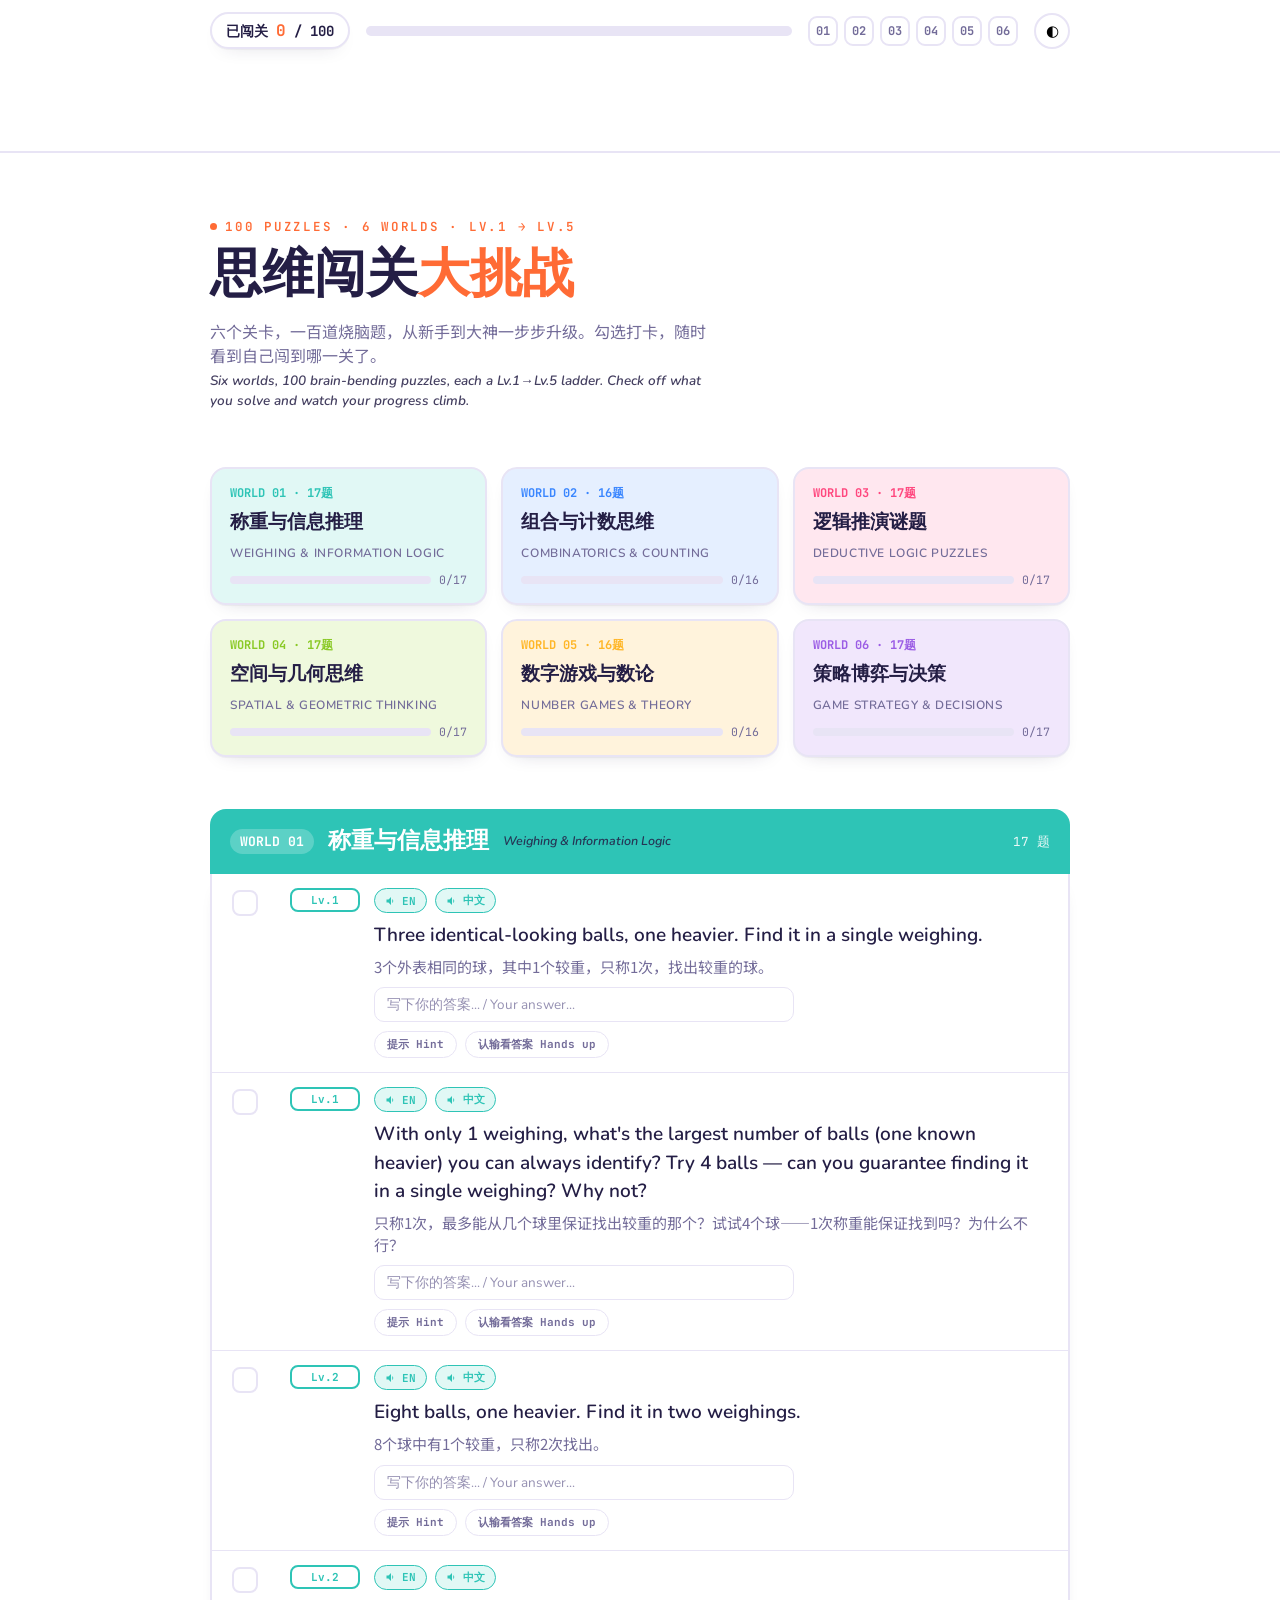
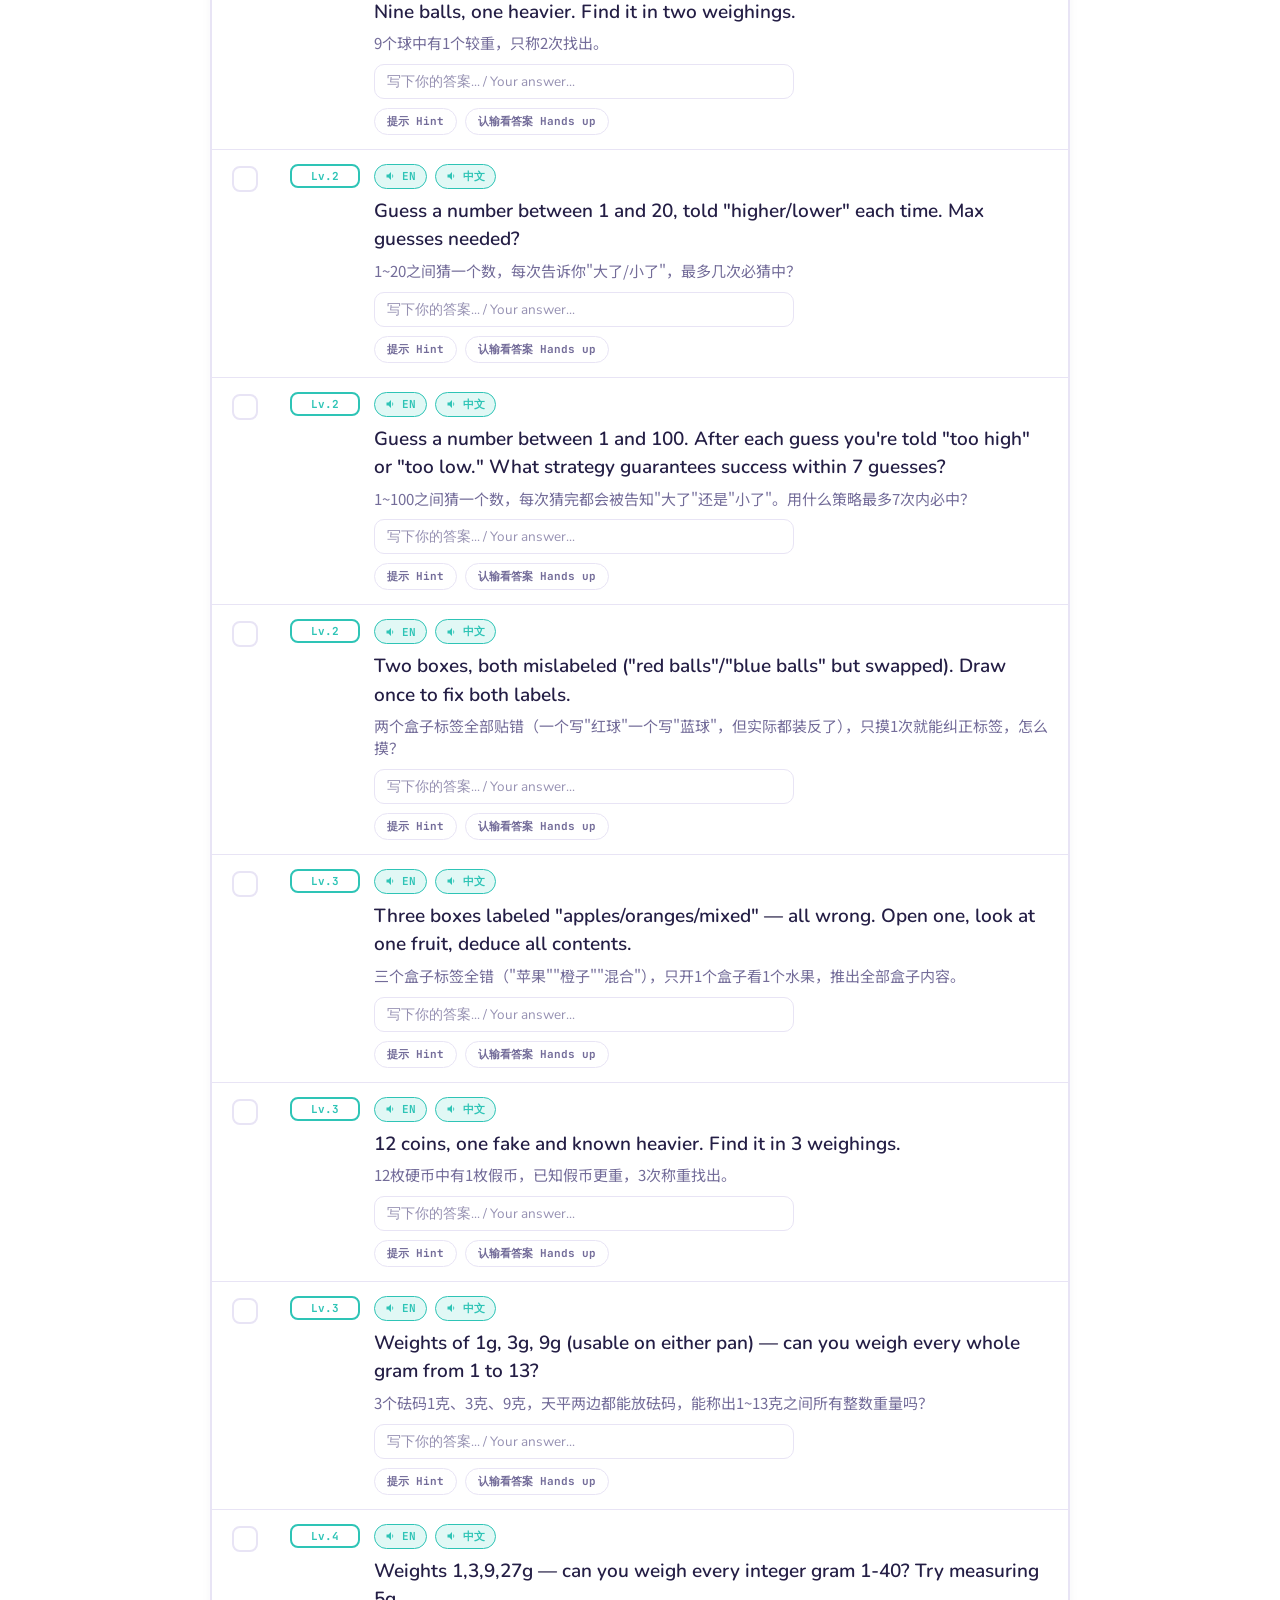
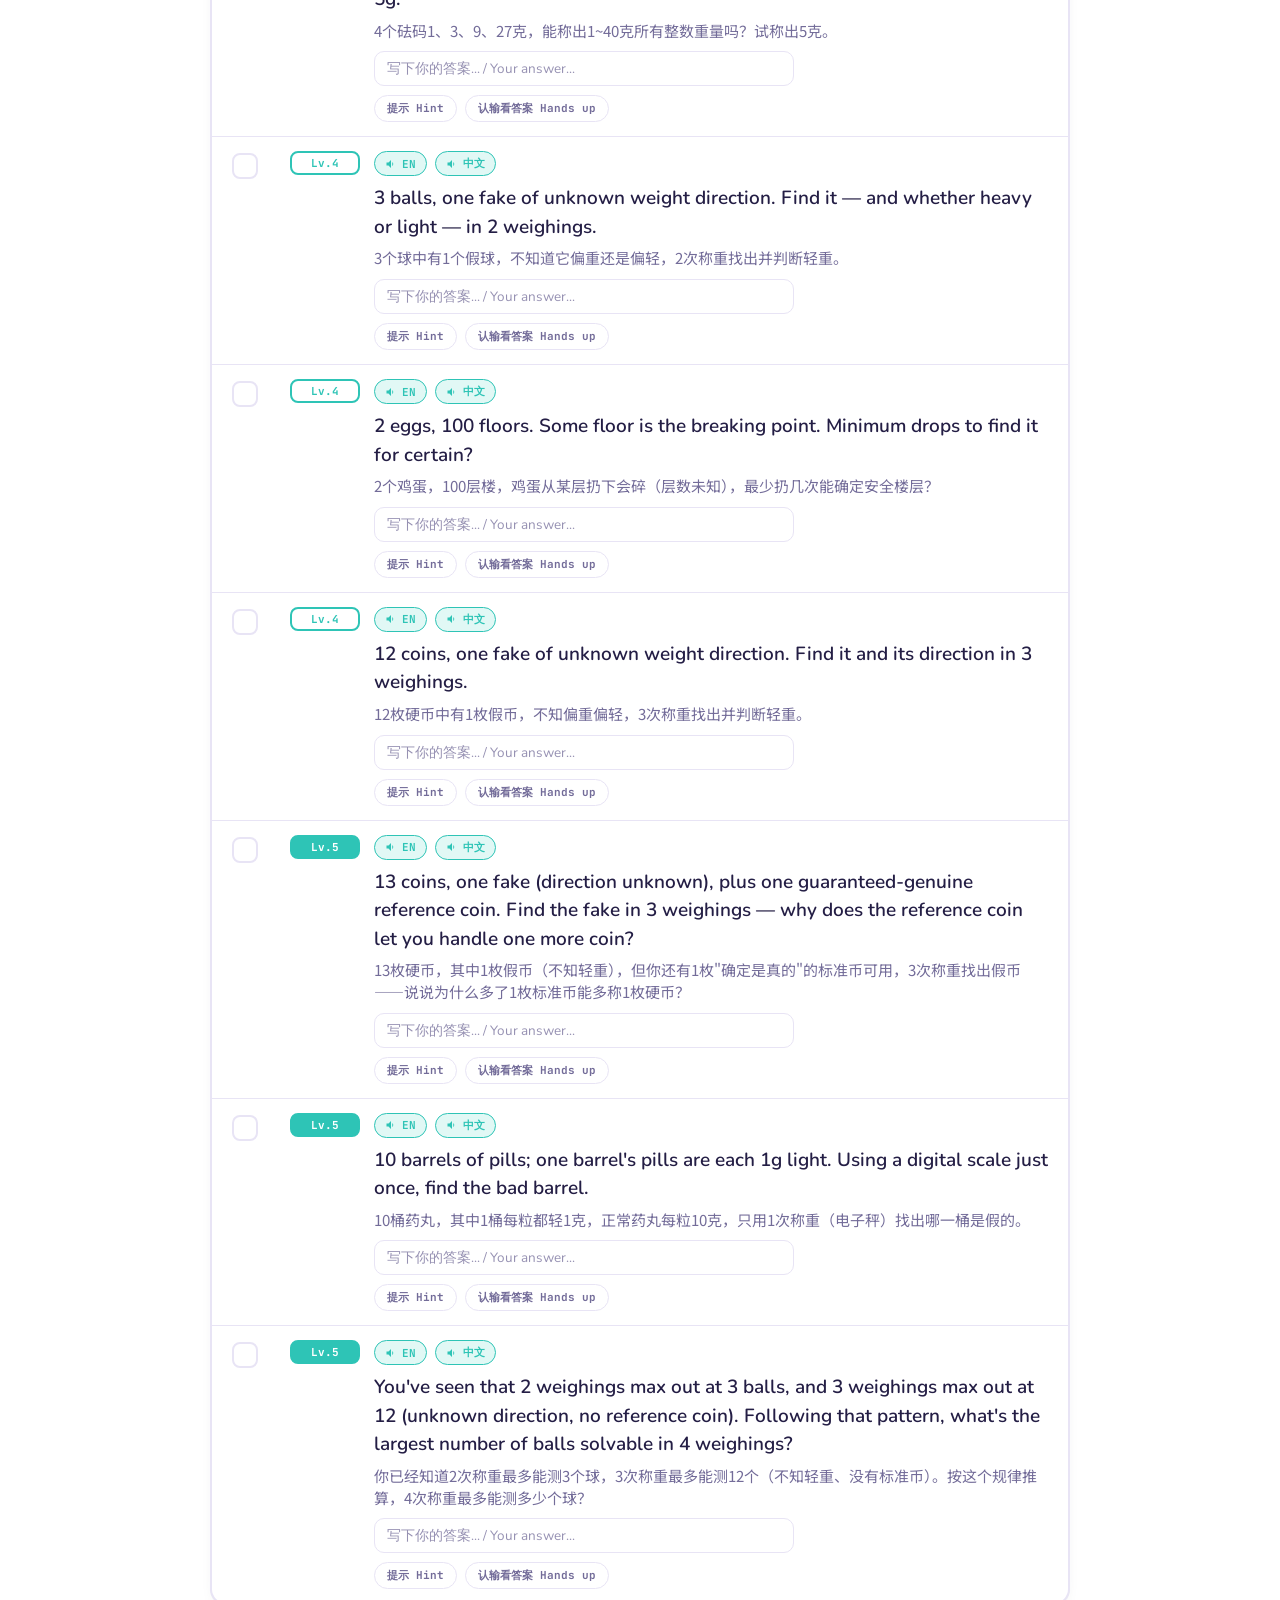
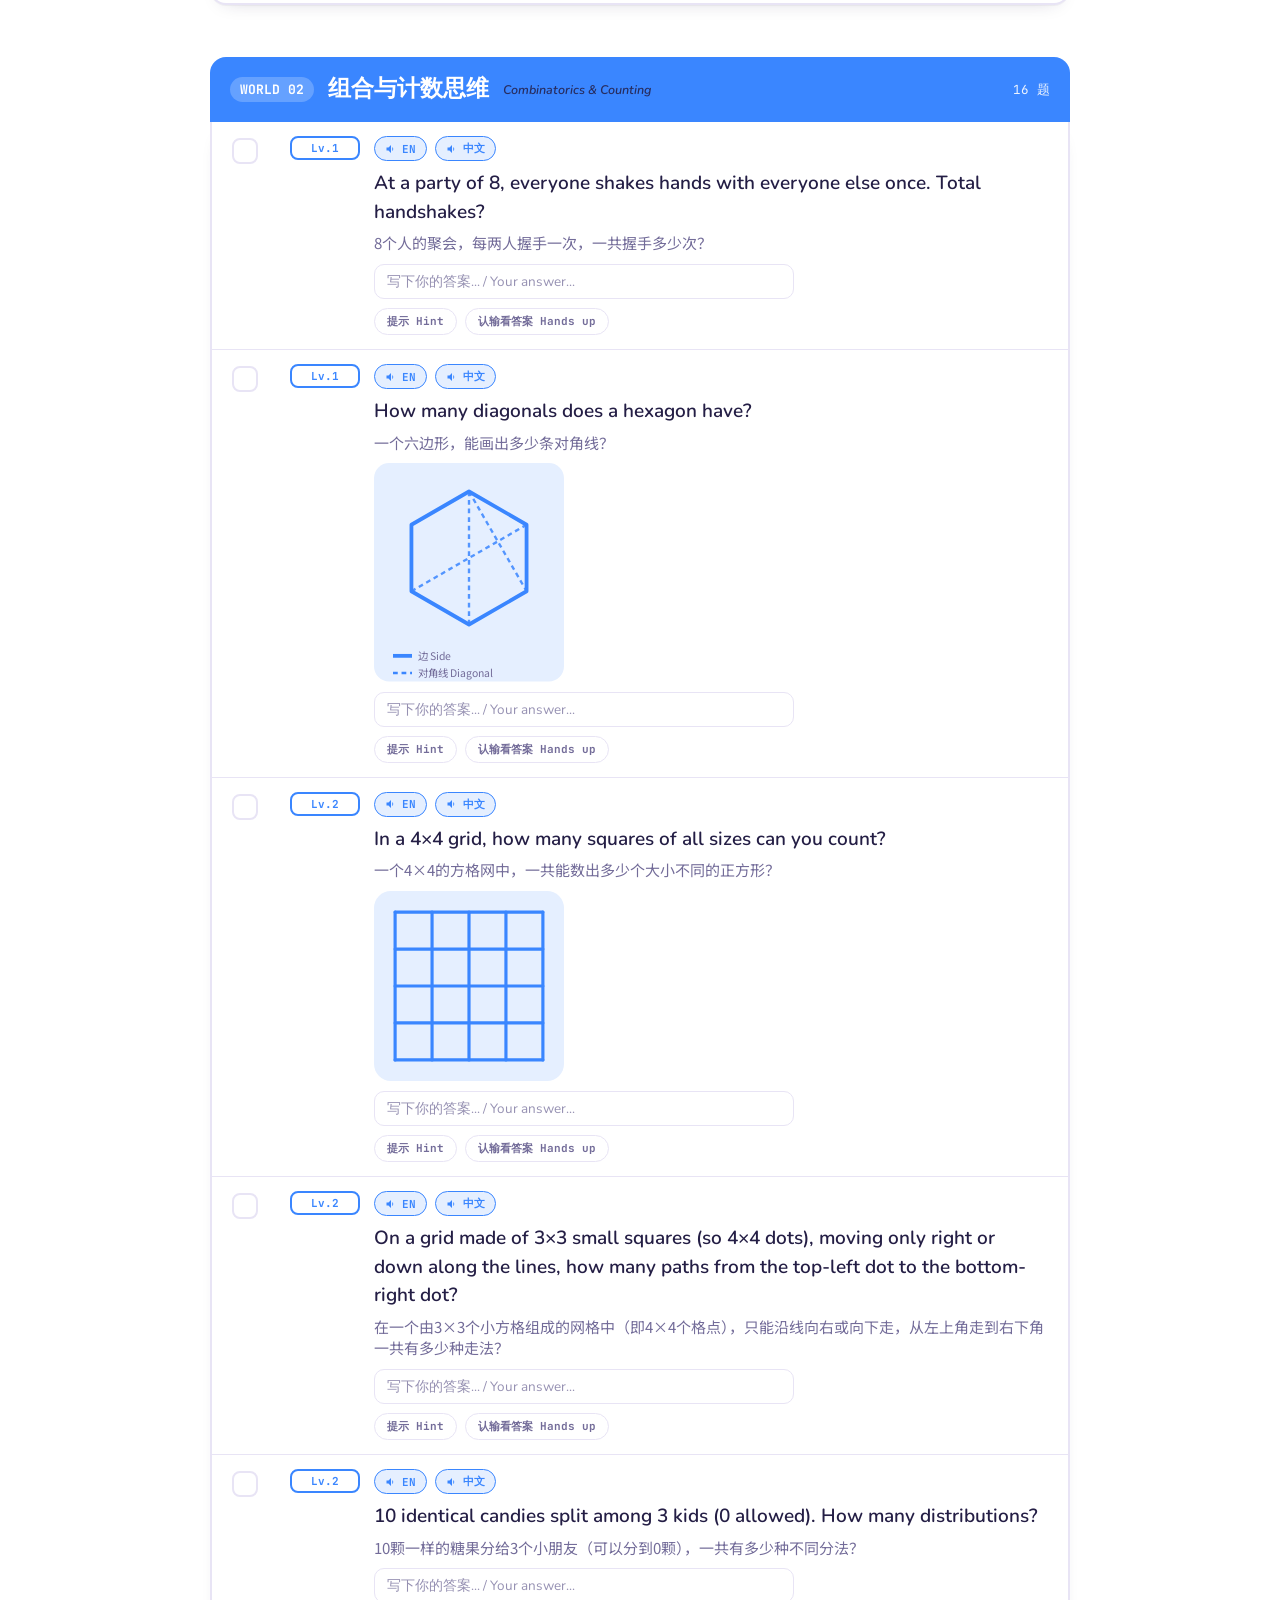
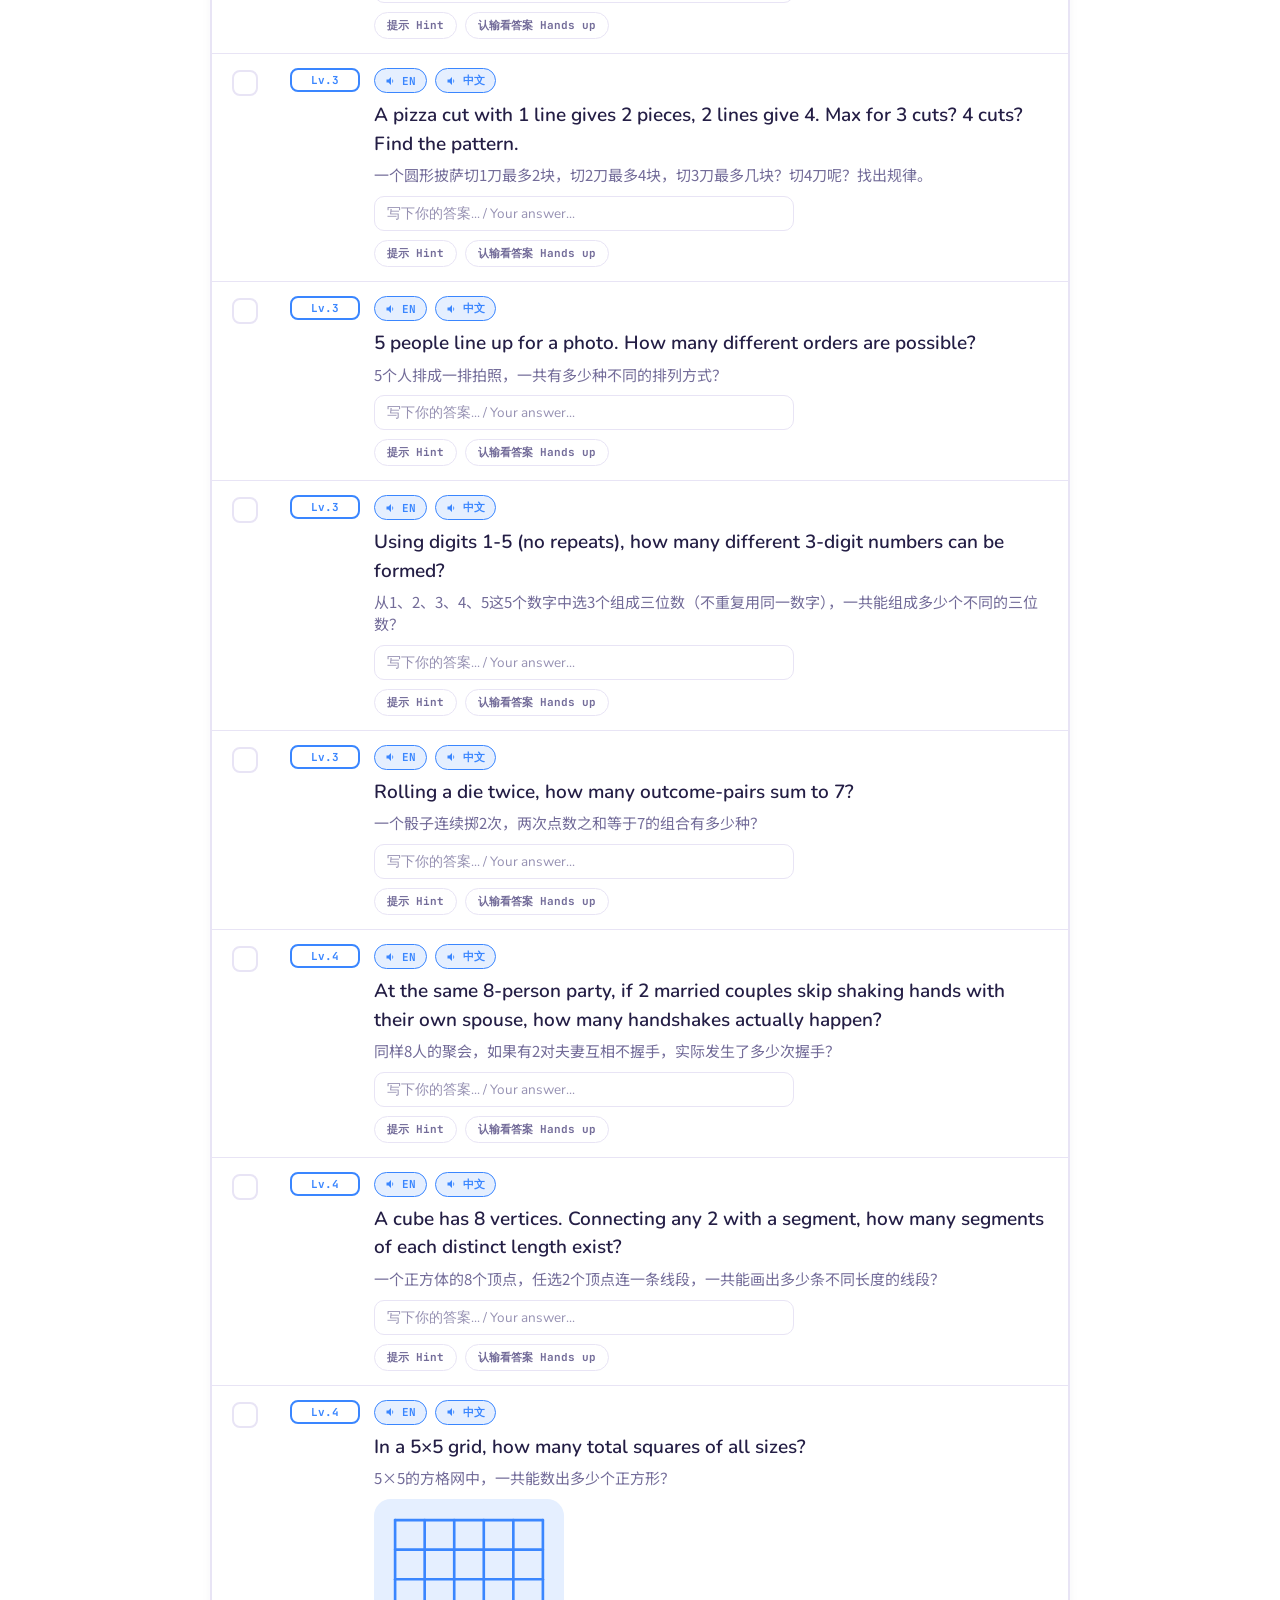
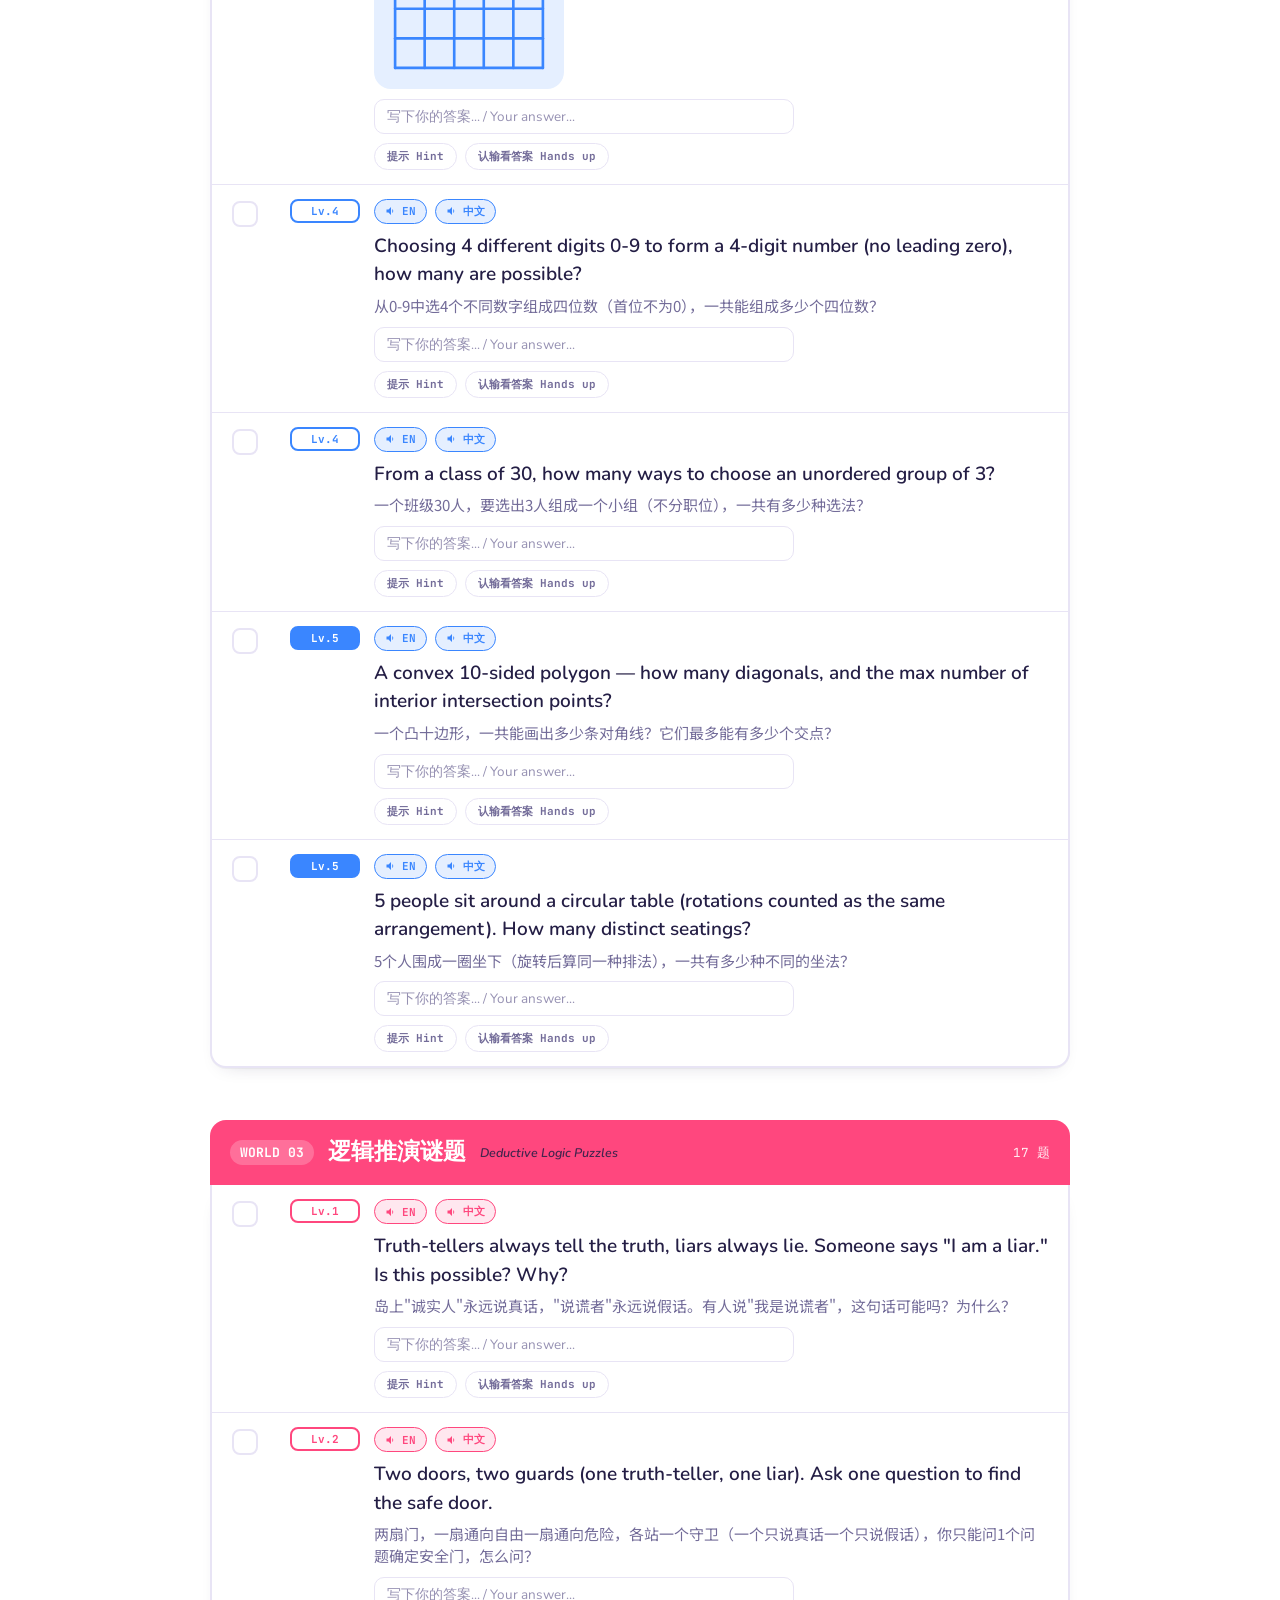
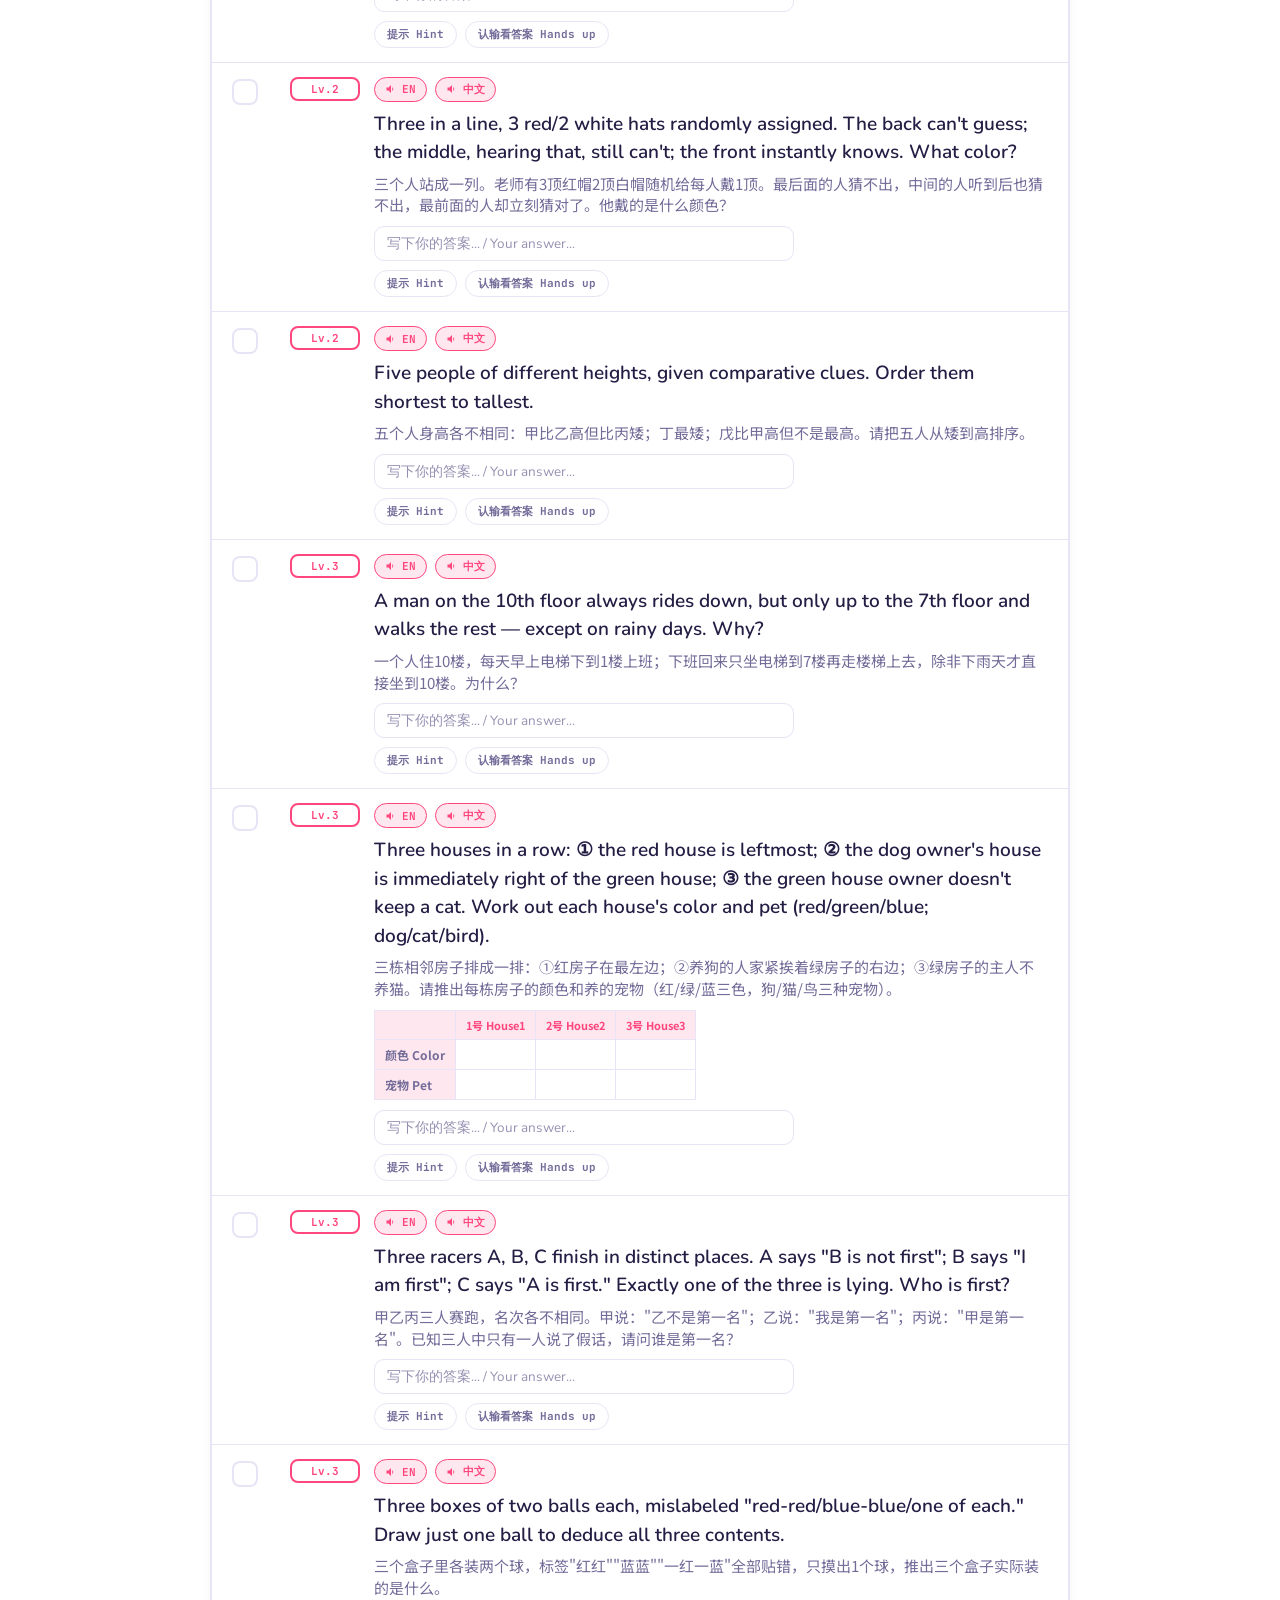
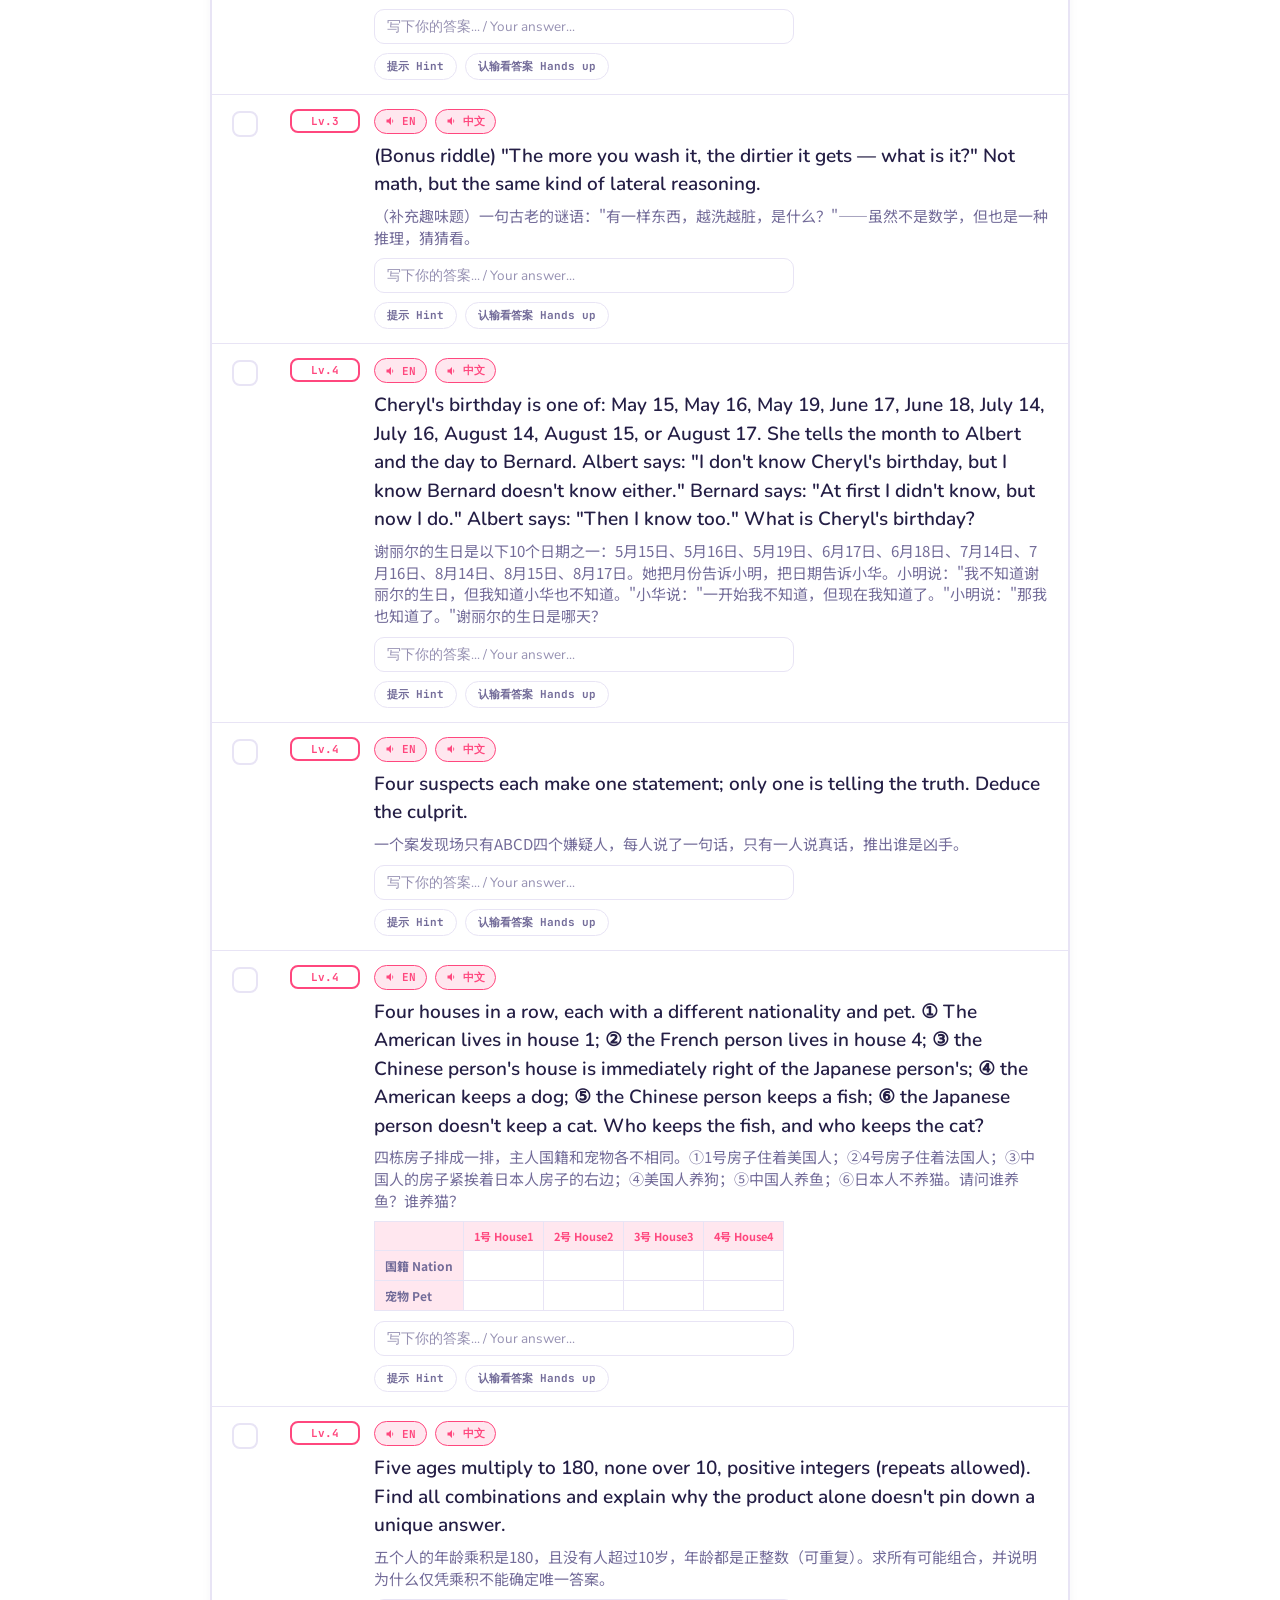
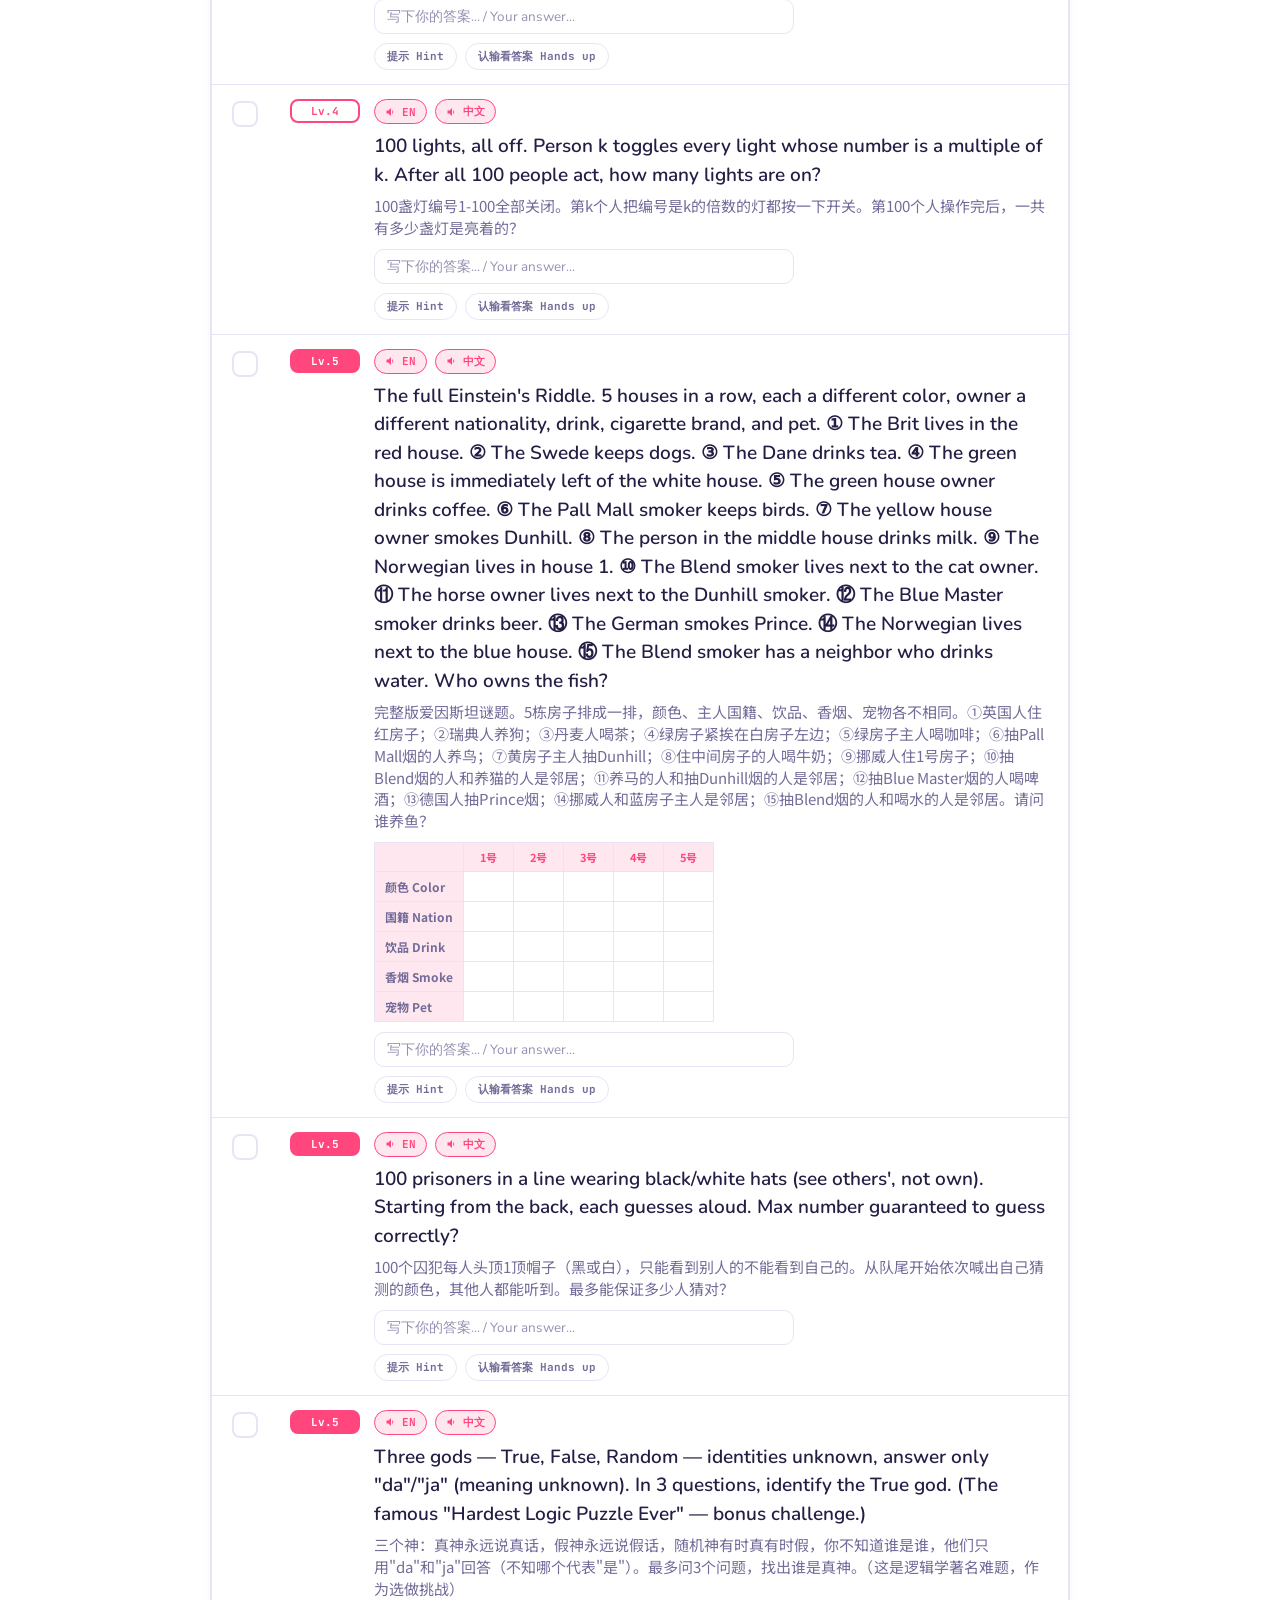
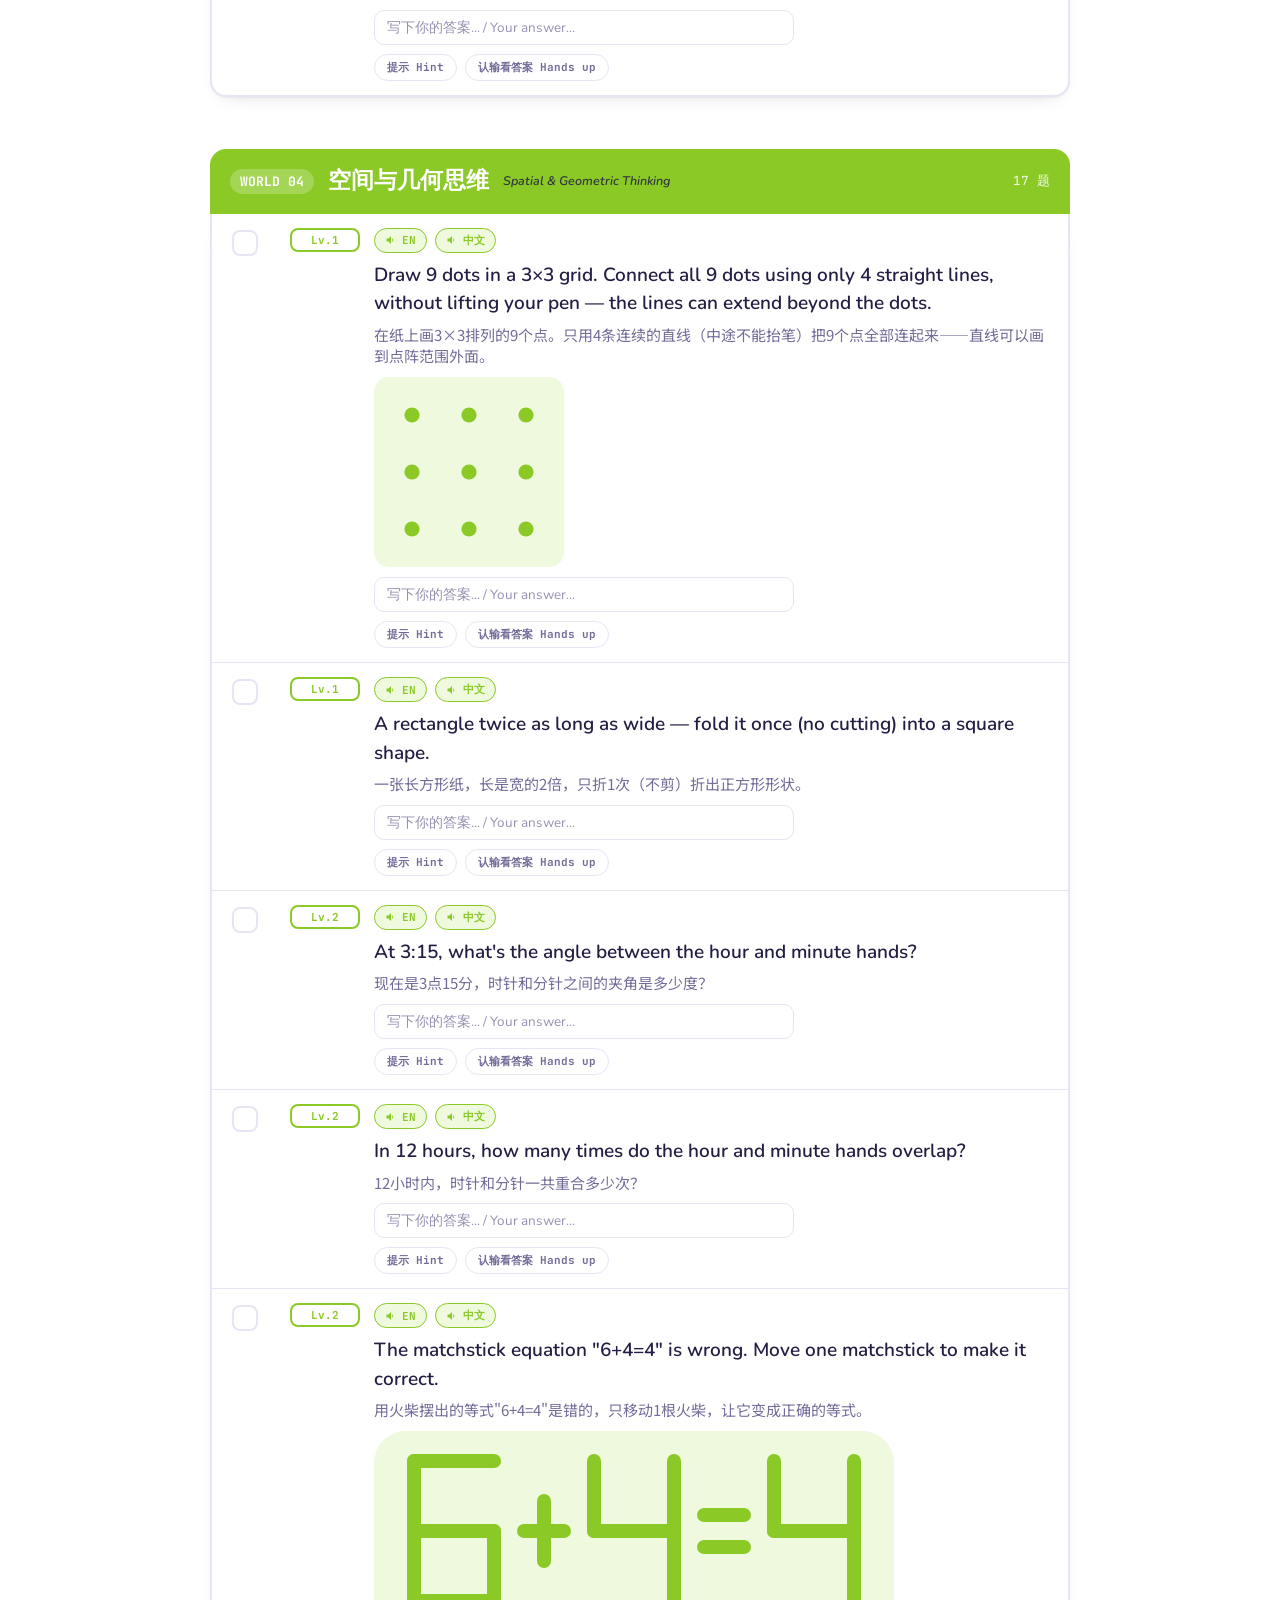
<file: index.html>
<!doctype html>
<html lang="zh">
<head>
<meta charset="utf-8">
<meta name="viewport" content="width=device-width, initial-scale=1">
<title>思维闯关 · 100道烧脑题</title>
<meta name="description" content="100道中英对照思维训练题，六大关卡由浅入深，边闯关边打卡进度。">
<link rel="icon" href="data:image/svg+xml,%3Csvg xmlns='http://www.w3.org/2000/svg' viewBox='0 0 100 100'%3E%3Crect width='100' height='100' rx='22' fill='%23E8792C'/%3E%3Cpath d='M30 38a12 12 0 0 1 12-12h4a8 8 0 0 0 8 8 8 8 0 0 0 8-8h4a12 12 0 0 1 12 12v4a8 8 0 0 0-8 8 8 8 0 0 0 8 8v4a12 12 0 0 1-12 12h-4a8 8 0 0 0-8-8 8 8 0 0 0-8 8h-4a12 12 0 0 1-12-12v-4a8 8 0 0 0 8-8 8 8 0 0 0-8-8z' fill='%23FFF8EC'/%3E%3C/svg%3E">
<link rel="preconnect" href="https://fonts.googleapis.com">
<link rel="preconnect" href="https://fonts.gstatic.com" crossorigin>
<link href="https://fonts.googleapis.com/css2?family=Baloo+2:wght@500;700;800&family=Nunito:ital,wght@0,400;0,600;0,800;1,600&family=JetBrains+Mono:wght@500;700&family=Noto+Sans+SC:wght@400;600;800&display=swap" rel="stylesheet">
<style>
:root{
  --bg:#FFFFFF;
  --panel:#FFFFFF;
  --ink:#241E45;
  --ink-soft:#736C99;
  --line:#E8E4F5;
  --brand:#FF6B35;
  --brand-ink:#B8431A;
  --good:#3A86FF;
  --w1:#2EC4B6; --w1-soft:#E1F8F5;
  --w2:#3A86FF; --w2-soft:#E5EFFF;
  --w3:#FF477E; --w3-soft:#FFE7EF;
  --w4:#8AC926; --w4-soft:#EFF9DD;
  --w5:#FFB627; --w5-soft:#FFF3DC;
  --w6:#9B5DE5; --w6-soft:#F1E7FC;
  --shadow: 0 1px 0 rgba(36,30,69,.04), 0 8px 20px -14px rgba(36,30,69,.28);
}
:root[data-theme="dark"]{
  --bg:#121212; --panel:#1E1E1E; --ink:#F2F2F2; --ink-soft:#9A9A9A; --line:#333333;
  --w1-soft:#242424; --w2-soft:#242424; --w3-soft:#242424; --w4-soft:#242424; --w5-soft:#242424; --w6-soft:#242424;
  --shadow: 0 1px 0 rgba(0,0,0,.3), 0 10px 24px -14px rgba(0,0,0,.6);
}
@media (prefers-color-scheme: dark){
  :root:not([data-theme="light"]){
    --bg:#121212; --panel:#1E1E1E; --ink:#F2F2F2; --ink-soft:#9A9A9A; --line:#333333;
    --w1-soft:#242424; --w2-soft:#242424; --w3-soft:#242424; --w4-soft:#242424; --w5-soft:#242424; --w6-soft:#242424;
    --shadow: 0 1px 0 rgba(0,0,0,.3), 0 10px 24px -14px rgba(0,0,0,.6);
  }
}
*{box-sizing:border-box;}
html{scroll-behavior:smooth;}
body{
  margin:0; background:var(--bg); color:var(--ink);
  font-family:"Noto Sans SC","Nunito",sans-serif;
  transition:background .2s ease, color .2s ease;
}
.wrap{max-width:900px; margin:0 auto; padding:0 20px 90px;}
a{color:inherit;}

/* ---------- HERO ---------- */
.hero{padding:52px 0 26px; position:relative;}
.hero .kicker{
  font-family:"JetBrains Mono",monospace; font-weight:600; font-size:12.5px;
  letter-spacing:.14em; text-transform:uppercase; color:var(--brand);
  display:inline-flex; align-items:center; gap:8px; margin-bottom:14px;
}
.kicker .dot{width:7px;height:7px;border-radius:50%;background:var(--brand);}
h1{
  font-family:"Baloo 2",sans-serif; font-weight:800;
  font-size:clamp(32px,6vw,52px); line-height:1.08; margin:0 0 14px;
  text-wrap:balance;
}
h1 .accent{color:var(--brand);}
.hero p.sub{max-width:56ch; color:var(--ink-soft); font-size:16px; margin:0;}
.hero p.sub .en{display:block; font-style:italic; font-size:13.5px; margin-top:4px; opacity:.85;}

/* ---------- HUD ---------- */
.hud{
  position:sticky; top:0; z-index:20;
  background:color-mix(in srgb, var(--bg) 88%, transparent);
  backdrop-filter:blur(8px);
  border-bottom:2px solid var(--line);
  padding:12px 0;
}
.hud-inner{display:flex; align-items:center; gap:16px; flex-wrap:wrap;}
.hud-score{
  font-family:"JetBrains Mono",monospace; font-weight:700; font-size:14px;
  background:var(--panel); border:2px solid var(--line); border-radius:999px;
  padding:6px 14px; box-shadow:var(--shadow); white-space:nowrap;
}
.hud-score b{color:var(--brand); font-size:16px;}
.hud-bar{flex:1; min-width:120px; height:10px; background:var(--line); border-radius:999px; overflow:hidden;}
.hud-bar > i{display:block; height:100%; width:0%; background:var(--brand); border-radius:999px; transition:width .5s cubic-bezier(.2,.8,.2,1);}
.hud-worlds{display:flex; gap:6px; flex-wrap:wrap;}
.hud-worlds a{
  width:30px; height:30px; border-radius:9px; display:flex; align-items:center; justify-content:center;
  font-family:"JetBrains Mono",monospace; font-weight:700; font-size:12px;
  text-decoration:none; border:2px solid var(--line); color:var(--ink-soft);
  background:var(--panel);
}
.theme-btn{
  margin-left:auto; border:2px solid var(--line); background:var(--panel); border-radius:999px;
  width:36px;height:36px; display:flex;align-items:center;justify-content:center; cursor:pointer;
  font-size:15px;
}

/* ---------- WORLD MAP (quick nav cards) ---------- */
.map{display:grid; grid-template-columns:repeat(auto-fit,minmax(230px,1fr)); gap:14px; margin:30px 0 10px;}
.map a{
  text-decoration:none; color:var(--ink);
  background:var(--card-soft); border:2px solid var(--line); border-radius:16px;
  padding:16px 18px; display:flex; flex-direction:column; gap:6px;
  box-shadow:var(--shadow);
  transition:transform .15s ease, box-shadow .15s ease;
}
.map a:hover{transform:translateY(-3px);}
.map .num{font-family:"JetBrains Mono",monospace; font-size:12px; font-weight:700; color:var(--card-c);}
.map .name{font-family:"Baloo 2",sans-serif; font-weight:700; font-size:19px;}
.map .en{font-size:12px; color:var(--ink-soft); text-transform:uppercase; letter-spacing:.05em;}
.map .prog{display:flex; align-items:center; gap:8px; margin-top:4px;}
.map .prog .track{flex:1; height:8px; border-radius:999px; background:var(--line); overflow:hidden;}
.map .prog .track > i{display:block; height:100%; width:0%; background:var(--card-c); border-radius:999px; transition:width .5s ease;}
.map .prog span{font-family:"JetBrains Mono",monospace; font-size:11.5px; color:var(--ink-soft); white-space:nowrap;}

/* ---------- WORLD (module) ---------- */
.world{margin:52px 0 0;}
.world-head{
  display:flex; align-items:center; gap:14px; flex-wrap:wrap;
  padding:14px 20px; border-radius:16px 16px 0 0;
  background:var(--card-c); color:#fff;
}
.world-head .badge{
  font-family:"JetBrains Mono",monospace; font-weight:700; font-size:13px;
  background:rgba(255,255,255,.22); border-radius:999px; padding:4px 10px;
}
.world-head h2{font-family:"Baloo 2",sans-serif; font-size:23px; margin:0; font-weight:700;}
.world-head .en{font-family:"Nunito",sans-serif; font-style:italic; font-size:12.5px; opacity:.85;}
.world-head .count{margin-left:auto; font-family:"JetBrains Mono",monospace; font-size:12.5px; opacity:.9;}

.quests{
  background:var(--panel); border:2px solid var(--line); border-top:none; border-radius:0 0 16px 16px;
  box-shadow:var(--shadow);
}
.quest{
  display:grid; grid-template-columns:44px 70px 1fr; gap:14px; align-items:start;
  padding:14px 20px; border-bottom:1px solid var(--line);
}
.quest:last-child{border-bottom:none;}
.quest.solved{background:var(--card-soft);}

.chk{position:relative; width:26px; height:26px; margin-top:2px;}
.chk input{position:absolute; inset:0; opacity:0; cursor:pointer; margin:0;}
.chk .box{
  width:26px; height:26px; border-radius:8px; border:2.5px solid var(--line);
  display:flex; align-items:center; justify-content:center; background:var(--panel);
  transition:background .15s ease, border-color .15s ease, transform .15s ease;
}
.chk input:checked ~ .box{background:var(--card-c); border-color:var(--card-c); transform:scale(1.06);}
.chk .box svg{width:15px;height:15px; opacity:0; transform:scale(.5); transition:opacity .15s ease, transform .15s ease;}
.chk input:checked ~ .box svg{opacity:1; transform:scale(1);}
.chk input:focus-visible ~ .box{outline:3px solid var(--brand); outline-offset:2px;}

.lv{
  font-family:"JetBrains Mono",monospace; font-size:11px; font-weight:700;
  color:var(--card-c); border:2px solid var(--card-c); border-radius:8px;
  padding:3px 6px; text-align:center; white-space:nowrap; align-self:start;
}
.lv[data-lv="5"]{background:var(--card-c); color:#fff;}

.en{font-family:"Nunito",sans-serif; font-size:19px; font-weight:600; line-height:1.5; color:var(--ink);}
.zh{font-family:"Noto Sans SC",sans-serif; font-size:15px; color:var(--ink-soft); margin-top:6px; line-height:1.45;}
.quest.solved .en{color:var(--ink-soft);}

.speak-row{display:flex; gap:8px; margin-bottom:8px;}
.speak-btn{
  display:inline-flex; align-items:center; gap:5px;
  font-family:"JetBrains Mono",monospace; font-size:11px; font-weight:700;
  color:var(--card-c); background:var(--card-soft); border:1.5px solid var(--card-c);
  border-radius:999px; padding:4px 10px; cursor:pointer;
  transition:background .15s ease, transform .1s ease;
}
.speak-btn svg{width:12px; height:12px; flex:none;}
.speak-btn:hover{background:var(--card-c); color:#fff;}
.speak-btn:active{transform:scale(.94);}
.speak-btn.speaking{background:var(--card-c); color:#fff;}
.speak-btn:focus-visible{outline:3px solid var(--brand); outline-offset:2px;}

.quest-diagram{margin-top:10px; max-width:190px;}
.quest-diagram svg{display:block; width:100%; height:auto;}
.quest-diagram.wide{max-width:520px; overflow-x:auto;}
.logic-grid{border-collapse:collapse; font-size:12px;}
.logic-grid th, .logic-grid td{border:1.5px solid var(--line); padding:6px 10px; text-align:center;}
.logic-grid thead th{background:var(--card-soft); color:var(--card-c); font-weight:700; font-size:11px; white-space:nowrap;}
.logic-grid tbody th{background:var(--card-soft); color:var(--ink-soft); font-weight:700; text-align:left; white-space:nowrap;}
.logic-grid td{min-width:50px; height:26px;}

.answer-row{margin-top:10px;}
.answer-input{
  width:100%; max-width:420px; font-family:"Nunito",sans-serif; font-size:13.5px;
  color:var(--ink); background:var(--bg); border:1.5px solid var(--line); border-radius:10px;
  padding:7px 12px;
}
.answer-input::placeholder{color:var(--ink-soft); opacity:.75;}
.answer-input:focus{outline:none; border-color:var(--card-c); box-shadow:0 0 0 3px var(--card-soft);}
.quest.solved .answer-input{border-color:var(--card-c);}

.help-row{display:flex; gap:8px; margin-top:9px; flex-wrap:wrap;}
.help-btn{
  font-family:"JetBrains Mono",monospace; font-size:11px; font-weight:700;
  border-radius:999px; padding:5px 12px; cursor:pointer; border:1.5px solid var(--line);
  background:var(--panel); color:var(--ink-soft);
}
.help-btn.hint-btn:hover{border-color:var(--card-c); color:var(--card-c);}
.help-btn.giveup-btn:hover{border-color:var(--brand); color:var(--brand);}
.help-btn.active{background:var(--card-soft); border-color:var(--card-c); color:var(--card-c);}
.hint-box, .answer-box{
  margin-top:9px; padding:10px 13px; border-radius:12px; font-size:13px; line-height:1.55;
}
.hint-box{background:var(--card-soft); color:var(--ink);}
.hint-box::before{content:"提示 Hint"; display:block; font-family:"JetBrains Mono",monospace; font-size:10.5px; font-weight:700; color:var(--card-c); margin-bottom:4px; letter-spacing:.04em;}
.answer-box{background:var(--line);}
.answer-box::before{content:"答案 Answer"; display:block; font-family:"JetBrains Mono",monospace; font-size:10.5px; font-weight:700; color:var(--brand-ink); margin-bottom:4px; letter-spacing:.04em;}

/* report modal */
.report-overlay{
  position:fixed; inset:0; background:rgba(20,15,50,.55); z-index:100;
  display:none; align-items:flex-start; justify-content:center; padding:40px 16px; overflow-y:auto;
}
.report-overlay.open{display:flex;}
.report-card{
  background:var(--panel); color:var(--ink); border-radius:20px; max-width:720px; width:100%;
  padding:26px 26px 22px; box-shadow:0 20px 50px -20px rgba(0,0,0,.5);
}
.report-head{display:flex; align-items:center; justify-content:space-between; gap:12px; margin-bottom:6px;}
.report-head h2{font-family:"Baloo 2",sans-serif; font-size:22px; margin:0;}
.report-close{
  border:none; background:var(--line); color:var(--ink); width:32px; height:32px; border-radius:999px;
  cursor:pointer; font-size:16px; line-height:1;
}
.report-sub{color:var(--ink-soft); font-size:13px; margin-bottom:16px;}
.report-actions{display:flex; gap:10px; margin-bottom:18px; flex-wrap:wrap;}
.report-actions button{
  font-family:"Nunito",sans-serif; font-weight:800; font-size:13.5px; color:#fff;
  background:var(--brand); border:none; border-radius:999px; padding:9px 18px; cursor:pointer;
}
.report-actions button.secondary{background:var(--line); color:var(--ink);}
.report-body{max-height:55vh; overflow-y:auto; border-top:1px dashed var(--line); padding-top:12px;}
.report-world{margin-bottom:16px;}
.report-world h3{font-family:"Baloo 2",sans-serif; font-size:15px; margin:0 0 6px; color:var(--card-c);}
.report-item{font-size:13px; padding:6px 0; border-bottom:1px solid var(--line);}
.report-item .rq{font-weight:700;}
.report-item .ra{color:var(--ink-soft); margin-top:3px;}
.report-item.done .rq::before{content:"✓ "; color:var(--good); font-weight:800;}
.report-item.pending .rq::before{content:"— "; color:var(--ink-soft);}
.report-copy-note{font-size:12px; color:var(--ink-soft); margin-top:10px;}

/* parent center */
.pc-section{margin-bottom:22px;}
.pc-section h3{font-family:"Baloo 2",sans-serif; font-size:16px; margin:0 0 10px;}
.pc-empty{color:var(--ink-soft); font-size:13px;}
.pc-stats{width:100%; border-collapse:collapse; font-size:12.5px;}
.pc-stats th, .pc-stats td{padding:6px 8px; text-align:center; border-bottom:1px solid var(--line);}
.pc-stats th{font-family:"JetBrains Mono",monospace; font-weight:700; color:var(--ink-soft); font-size:11px;}
.pc-stats td:first-child, .pc-stats th:first-child{text-align:left;}
.pc-stats tr.pc-total td{font-weight:800; border-top:2px solid var(--line); border-bottom:none;}
.pc-grade-row{padding:12px 0; border-bottom:1px dashed var(--line);}
.pc-grade-row:last-child{border-bottom:none;}
.pc-q{font-weight:700; font-size:13px; margin-bottom:8px;}
.pc-q .id{font-family:"JetBrains Mono",monospace; color:var(--ink-soft); font-weight:700; margin-right:6px;}
.pc-answer-block{margin-bottom:6px; font-size:12.5px;}
.pc-label{font-family:"JetBrains Mono",monospace; font-size:10px; font-weight:700; color:var(--ink-soft); letter-spacing:.04em; margin-bottom:2px;}
.pc-child-ans{color:var(--ink);}
.pc-child-ans.empty{color:var(--ink-soft); font-style:italic;}
.pc-ref-ans{color:var(--ink-soft);}
.pc-grade-btns{display:flex; gap:8px; margin-top:8px;}
.grade-btn{
  font-family:"JetBrains Mono",monospace; font-size:11px; font-weight:700;
  border-radius:999px; padding:5px 12px; cursor:pointer; border:1.5px solid var(--line);
  background:var(--panel); color:var(--ink-soft);
}
.grade-btn.correct:hover{border-color:var(--good); color:var(--good);}
.grade-btn.incorrect:hover{border-color:var(--brand); color:var(--brand);}
.grade-btn.correct.active{background:var(--good); border-color:var(--good); color:#fff;}
.grade-btn.incorrect.active{background:var(--brand); border-color:var(--brand); color:#fff;}

.pc-tabs{display:flex; gap:6px; margin-bottom:12px; flex-wrap:wrap;}
.pc-tab{
  font-family:"JetBrains Mono",monospace; font-size:11.5px; font-weight:700;
  border-radius:999px; padding:5px 14px; cursor:pointer; border:1.5px solid var(--line);
  background:var(--panel); color:var(--ink-soft);
}
.pc-tab.active{background:var(--brand); border-color:var(--brand); color:#fff;}
.pc-chart-title{font-family:"JetBrains Mono",monospace; font-size:11px; font-weight:700; color:var(--ink-soft); margin:14px 0 2px;}
.pc-chart-wrap{overflow-x:auto; margin:4px 0 4px;}
.pc-chart{display:block;}
.pc-chart .chart-axis{stroke:var(--line); stroke-width:1;}
.pc-chart .chart-val{font:700 10px "JetBrains Mono",monospace; fill:var(--ink-soft);}
.pc-chart .chart-lbl{font:600 9px "JetBrains Mono",monospace; fill:var(--ink-soft);}
.pc-chart-note{font-size:11px; color:var(--ink-soft); margin:2px 0 10px;}

/* per-world color wiring */
#m1{--card-c:var(--w1); --card-soft:var(--w1-soft);}
#m2{--card-c:var(--w2); --card-soft:var(--w2-soft);}
#m3{--card-c:var(--w3); --card-soft:var(--w3-soft);}
#m4{--card-c:var(--w4); --card-soft:var(--w4-soft);}
#m5{--card-c:var(--w5); --card-soft:var(--w5-soft);}
#m6{--card-c:var(--w6); --card-soft:var(--w6-soft);}
.map a[href="#m1"]{--card-c:var(--w1); --card-soft:var(--w1-soft);}
.map a[href="#m2"]{--card-c:var(--w2); --card-soft:var(--w2-soft);}
.map a[href="#m3"]{--card-c:var(--w3); --card-soft:var(--w3-soft);}
.map a[href="#m4"]{--card-c:var(--w4); --card-soft:var(--w4-soft);}
.map a[href="#m5"]{--card-c:var(--w5); --card-soft:var(--w5-soft);}
.map a[href="#m6"]{--card-c:var(--w6); --card-soft:var(--w6-soft);}

footer{
  margin-top:56px; padding-top:22px; border-top:2px dashed var(--line);
  color:var(--ink-soft); font-size:13px; display:flex; justify-content:space-between; align-items:center; gap:12px; flex-wrap:wrap;
}
footer button{
  font-family:"Nunito",sans-serif; font-weight:700; font-size:13px; color:var(--ink-soft);
  background:none; border:2px solid var(--line); border-radius:999px; padding:7px 14px; cursor:pointer;
}
footer button:hover{border-color:var(--brand); color:var(--brand);}

@media (prefers-reduced-motion: reduce){
  *{transition:none !important; scroll-behavior:auto !important;}
}
@media (max-width:480px){
  .quest{grid-template-columns:32px 1fr; grid-template-areas:"chk lv" "chk text"; row-gap:8px;}
  .chk{grid-area:chk;} .lv{grid-area:lv; justify-self:start;} .quest > div:last-child{grid-area:text;}
}
</style>
</head>
<body>

<div class="hud">
  <div class="wrap hud-inner">
    <div class="hud-score">已闯关 <b id="hudCount">0</b> / 100</div>
    <div class="hud-bar"><i id="hudFill"></i></div>
    <div class="hud-worlds">
      <a href="#m1" title="称重与信息推理" style="--card-c:var(--w1)">01</a>
      <a href="#m2" title="组合与计数思维" style="--card-c:var(--w2)">02</a>
      <a href="#m3" title="逻辑推演谜题" style="--card-c:var(--w3)">03</a>
      <a href="#m4" title="空间与几何思维" style="--card-c:var(--w4)">04</a>
      <a href="#m5" title="数字游戏与数论" style="--card-c:var(--w5)">05</a>
      <a href="#m6" title="策略博弈与决策" style="--card-c:var(--w6)">06</a>
    </div>
    <button class="theme-btn" id="themeBtn" aria-label="切换深浅色模式">◐</button>
  </div>
</div>

<div class="wrap">

<header class="hero">
  <p class="kicker"><span class="dot"></span>100 Puzzles · 6 Worlds · Lv.1 → Lv.5</p>
  <h1>思维闯关<span class="accent">大挑战</span></h1>
  <p class="sub">六个关卡，一百道烧脑题，从新手到大神一步步升级。勾选打卡，随时看到自己闯到哪一关了。
    <span class="en">Six worlds, 100 brain-bending puzzles, each a Lv.1→Lv.5 ladder. Check off what you solve and watch your progress climb.</span>
  </p>
</header>

<nav class="map">
  <a href="#m1"><span class="num">WORLD 01 · 17题</span><span class="name">称重与信息推理</span><span class="en">Weighing & Information Logic</span>
    <span class="prog"><span class="track"><i data-prog="m1"></i></span><span data-count="m1">0/17</span></span></a>
  <a href="#m2"><span class="num">WORLD 02 · 16题</span><span class="name">组合与计数思维</span><span class="en">Combinatorics & Counting</span>
    <span class="prog"><span class="track"><i data-prog="m2"></i></span><span data-count="m2">0/16</span></span></a>
  <a href="#m3"><span class="num">WORLD 03 · 17题</span><span class="name">逻辑推演谜题</span><span class="en">Deductive Logic Puzzles</span>
    <span class="prog"><span class="track"><i data-prog="m3"></i></span><span data-count="m3">0/17</span></span></a>
  <a href="#m4"><span class="num">WORLD 04 · 17题</span><span class="name">空间与几何思维</span><span class="en">Spatial & Geometric Thinking</span>
    <span class="prog"><span class="track"><i data-prog="m4"></i></span><span data-count="m4">0/17</span></span></a>
  <a href="#m5"><span class="num">WORLD 05 · 16题</span><span class="name">数字游戏与数论</span><span class="en">Number Games & Theory</span>
    <span class="prog"><span class="track"><i data-prog="m5"></i></span><span data-count="m5">0/16</span></span></a>
  <a href="#m6"><span class="num">WORLD 06 · 17题</span><span class="name">策略博弈与决策</span><span class="en">Game Strategy & Decisions</span>
    <span class="prog"><span class="track"><i data-prog="m6"></i></span><span data-count="m6">0/17</span></span></a>
</nav>

<!-- ===================== WORLD 1 ===================== -->
<section class="world" id="m1">
  <div class="world-head">
    <span class="badge">WORLD 01</span>
    <h2>称重与信息推理</h2>
    <span class="en">Weighing &amp; Information Logic</span>
    <span class="count">17 题</span>
  </div>
  <div class="quests">
    <div class="quest" data-q="m1-01"><label class="chk"><input type="checkbox"><span class="box"><svg viewBox="0 0 24 24" fill="none"><path d="M4 12l5 5L20 6" stroke="white" stroke-width="3" stroke-linecap="round" stroke-linejoin="round"/></svg></span></label><span class="lv" data-lv="1">Lv.1</span><div><div class="speak-row"><button type="button" class="speak-btn" data-lang="en-US" aria-label="Read in English"><svg viewBox="0 0 24 24" fill="currentColor"><path d="M3 9v6h4l5 5V4L7 9H3z"/><path d="M16.5 12c0-1.77-.77-3.29-2-4.24v8.48c1.23-.95 2-2.47 2-4.24z"/></svg>EN</button><button type="button" class="speak-btn" data-lang="zh-CN" aria-label="朗读中文"><svg viewBox="0 0 24 24" fill="currentColor"><path d="M3 9v6h4l5 5V4L7 9H3z"/><path d="M16.5 12c0-1.77-.77-3.29-2-4.24v8.48c1.23-.95 2-2.47 2-4.24z"/></svg>中文</button></div><div class="en">Three identical-looking balls, one heavier. Find it in a single weighing.</div><div class="zh">3个外表相同的球，其中1个较重，只称1次，找出较重的球。</div><div class="answer-row"><input type="text" class="answer-input" placeholder="写下你的答案... / Your answer..."></div><div class="help-row"><button type="button" class="help-btn hint-btn">提示 Hint</button><button type="button" class="help-btn giveup-btn">认输看答案 Hands up</button></div><div class="hint-box" hidden></div><div class="answer-box" hidden></div></div></div>
    <div class="quest" data-q="m1-02"><label class="chk"><input type="checkbox"><span class="box"><svg viewBox="0 0 24 24" fill="none"><path d="M4 12l5 5L20 6" stroke="white" stroke-width="3" stroke-linecap="round" stroke-linejoin="round"/></svg></span></label><span class="lv" data-lv="1">Lv.1</span><div><div class="speak-row"><button type="button" class="speak-btn" data-lang="en-US" aria-label="Read in English"><svg viewBox="0 0 24 24" fill="currentColor"><path d="M3 9v6h4l5 5V4L7 9H3z"/><path d="M16.5 12c0-1.77-.77-3.29-2-4.24v8.48c1.23-.95 2-2.47 2-4.24z"/></svg>EN</button><button type="button" class="speak-btn" data-lang="zh-CN" aria-label="朗读中文"><svg viewBox="0 0 24 24" fill="currentColor"><path d="M3 9v6h4l5 5V4L7 9H3z"/><path d="M16.5 12c0-1.77-.77-3.29-2-4.24v8.48c1.23-.95 2-2.47 2-4.24z"/></svg>中文</button></div><div class="en">With only 1 weighing, what's the largest number of balls (one known heavier) you can always identify? Try 4 balls — can you guarantee finding it in a single weighing? Why not?</div><div class="zh">只称1次，最多能从几个球里保证找出较重的那个？试试4个球——1次称重能保证找到吗？为什么不行？</div><div class="answer-row"><input type="text" class="answer-input" placeholder="写下你的答案... / Your answer..."></div><div class="help-row"><button type="button" class="help-btn hint-btn">提示 Hint</button><button type="button" class="help-btn giveup-btn">认输看答案 Hands up</button></div><div class="hint-box" hidden></div><div class="answer-box" hidden></div></div></div>
    <div class="quest" data-q="m1-03"><label class="chk"><input type="checkbox"><span class="box"><svg viewBox="0 0 24 24" fill="none"><path d="M4 12l5 5L20 6" stroke="white" stroke-width="3" stroke-linecap="round" stroke-linejoin="round"/></svg></span></label><span class="lv" data-lv="2">Lv.2</span><div><div class="speak-row"><button type="button" class="speak-btn" data-lang="en-US" aria-label="Read in English"><svg viewBox="0 0 24 24" fill="currentColor"><path d="M3 9v6h4l5 5V4L7 9H3z"/><path d="M16.5 12c0-1.77-.77-3.29-2-4.24v8.48c1.23-.95 2-2.47 2-4.24z"/></svg>EN</button><button type="button" class="speak-btn" data-lang="zh-CN" aria-label="朗读中文"><svg viewBox="0 0 24 24" fill="currentColor"><path d="M3 9v6h4l5 5V4L7 9H3z"/><path d="M16.5 12c0-1.77-.77-3.29-2-4.24v8.48c1.23-.95 2-2.47 2-4.24z"/></svg>中文</button></div><div class="en">Eight balls, one heavier. Find it in two weighings.</div><div class="zh">8个球中有1个较重，只称2次找出。</div><div class="answer-row"><input type="text" class="answer-input" placeholder="写下你的答案... / Your answer..."></div><div class="help-row"><button type="button" class="help-btn hint-btn">提示 Hint</button><button type="button" class="help-btn giveup-btn">认输看答案 Hands up</button></div><div class="hint-box" hidden></div><div class="answer-box" hidden></div></div></div>
    <div class="quest" data-q="m1-04"><label class="chk"><input type="checkbox"><span class="box"><svg viewBox="0 0 24 24" fill="none"><path d="M4 12l5 5L20 6" stroke="white" stroke-width="3" stroke-linecap="round" stroke-linejoin="round"/></svg></span></label><span class="lv" data-lv="2">Lv.2</span><div><div class="speak-row"><button type="button" class="speak-btn" data-lang="en-US" aria-label="Read in English"><svg viewBox="0 0 24 24" fill="currentColor"><path d="M3 9v6h4l5 5V4L7 9H3z"/><path d="M16.5 12c0-1.77-.77-3.29-2-4.24v8.48c1.23-.95 2-2.47 2-4.24z"/></svg>EN</button><button type="button" class="speak-btn" data-lang="zh-CN" aria-label="朗读中文"><svg viewBox="0 0 24 24" fill="currentColor"><path d="M3 9v6h4l5 5V4L7 9H3z"/><path d="M16.5 12c0-1.77-.77-3.29-2-4.24v8.48c1.23-.95 2-2.47 2-4.24z"/></svg>中文</button></div><div class="en">Nine balls, one heavier. Find it in two weighings.</div><div class="zh">9个球中有1个较重，只称2次找出。</div><div class="answer-row"><input type="text" class="answer-input" placeholder="写下你的答案... / Your answer..."></div><div class="help-row"><button type="button" class="help-btn hint-btn">提示 Hint</button><button type="button" class="help-btn giveup-btn">认输看答案 Hands up</button></div><div class="hint-box" hidden></div><div class="answer-box" hidden></div></div></div>
    <div class="quest" data-q="m1-05"><label class="chk"><input type="checkbox"><span class="box"><svg viewBox="0 0 24 24" fill="none"><path d="M4 12l5 5L20 6" stroke="white" stroke-width="3" stroke-linecap="round" stroke-linejoin="round"/></svg></span></label><span class="lv" data-lv="2">Lv.2</span><div><div class="speak-row"><button type="button" class="speak-btn" data-lang="en-US" aria-label="Read in English"><svg viewBox="0 0 24 24" fill="currentColor"><path d="M3 9v6h4l5 5V4L7 9H3z"/><path d="M16.5 12c0-1.77-.77-3.29-2-4.24v8.48c1.23-.95 2-2.47 2-4.24z"/></svg>EN</button><button type="button" class="speak-btn" data-lang="zh-CN" aria-label="朗读中文"><svg viewBox="0 0 24 24" fill="currentColor"><path d="M3 9v6h4l5 5V4L7 9H3z"/><path d="M16.5 12c0-1.77-.77-3.29-2-4.24v8.48c1.23-.95 2-2.47 2-4.24z"/></svg>中文</button></div><div class="en">Guess a number between 1 and 20, told "higher/lower" each time. Max guesses needed?</div><div class="zh">1~20之间猜一个数，每次告诉你"大了/小了"，最多几次必猜中？</div><div class="answer-row"><input type="text" class="answer-input" placeholder="写下你的答案... / Your answer..."></div><div class="help-row"><button type="button" class="help-btn hint-btn">提示 Hint</button><button type="button" class="help-btn giveup-btn">认输看答案 Hands up</button></div><div class="hint-box" hidden></div><div class="answer-box" hidden></div></div></div>
    <div class="quest" data-q="m1-06"><label class="chk"><input type="checkbox"><span class="box"><svg viewBox="0 0 24 24" fill="none"><path d="M4 12l5 5L20 6" stroke="white" stroke-width="3" stroke-linecap="round" stroke-linejoin="round"/></svg></span></label><span class="lv" data-lv="2">Lv.2</span><div><div class="speak-row"><button type="button" class="speak-btn" data-lang="en-US" aria-label="Read in English"><svg viewBox="0 0 24 24" fill="currentColor"><path d="M3 9v6h4l5 5V4L7 9H3z"/><path d="M16.5 12c0-1.77-.77-3.29-2-4.24v8.48c1.23-.95 2-2.47 2-4.24z"/></svg>EN</button><button type="button" class="speak-btn" data-lang="zh-CN" aria-label="朗读中文"><svg viewBox="0 0 24 24" fill="currentColor"><path d="M3 9v6h4l5 5V4L7 9H3z"/><path d="M16.5 12c0-1.77-.77-3.29-2-4.24v8.48c1.23-.95 2-2.47 2-4.24z"/></svg>中文</button></div><div class="en">Guess a number between 1 and 100. After each guess you're told "too high" or "too low." What strategy guarantees success within 7 guesses?</div><div class="zh">1~100之间猜一个数，每次猜完都会被告知"大了"还是"小了"。用什么策略最多7次内必中？</div><div class="answer-row"><input type="text" class="answer-input" placeholder="写下你的答案... / Your answer..."></div><div class="help-row"><button type="button" class="help-btn hint-btn">提示 Hint</button><button type="button" class="help-btn giveup-btn">认输看答案 Hands up</button></div><div class="hint-box" hidden></div><div class="answer-box" hidden></div></div></div>
    <div class="quest" data-q="m1-07"><label class="chk"><input type="checkbox"><span class="box"><svg viewBox="0 0 24 24" fill="none"><path d="M4 12l5 5L20 6" stroke="white" stroke-width="3" stroke-linecap="round" stroke-linejoin="round"/></svg></span></label><span class="lv" data-lv="2">Lv.2</span><div><div class="speak-row"><button type="button" class="speak-btn" data-lang="en-US" aria-label="Read in English"><svg viewBox="0 0 24 24" fill="currentColor"><path d="M3 9v6h4l5 5V4L7 9H3z"/><path d="M16.5 12c0-1.77-.77-3.29-2-4.24v8.48c1.23-.95 2-2.47 2-4.24z"/></svg>EN</button><button type="button" class="speak-btn" data-lang="zh-CN" aria-label="朗读中文"><svg viewBox="0 0 24 24" fill="currentColor"><path d="M3 9v6h4l5 5V4L7 9H3z"/><path d="M16.5 12c0-1.77-.77-3.29-2-4.24v8.48c1.23-.95 2-2.47 2-4.24z"/></svg>中文</button></div><div class="en">Two boxes, both mislabeled ("red balls"/"blue balls" but swapped). Draw once to fix both labels.</div><div class="zh">两个盒子标签全部贴错（一个写"红球"一个写"蓝球"，但实际都装反了），只摸1次就能纠正标签，怎么摸？</div><div class="answer-row"><input type="text" class="answer-input" placeholder="写下你的答案... / Your answer..."></div><div class="help-row"><button type="button" class="help-btn hint-btn">提示 Hint</button><button type="button" class="help-btn giveup-btn">认输看答案 Hands up</button></div><div class="hint-box" hidden></div><div class="answer-box" hidden></div></div></div>
    <div class="quest" data-q="m1-08"><label class="chk"><input type="checkbox"><span class="box"><svg viewBox="0 0 24 24" fill="none"><path d="M4 12l5 5L20 6" stroke="white" stroke-width="3" stroke-linecap="round" stroke-linejoin="round"/></svg></span></label><span class="lv" data-lv="3">Lv.3</span><div><div class="speak-row"><button type="button" class="speak-btn" data-lang="en-US" aria-label="Read in English"><svg viewBox="0 0 24 24" fill="currentColor"><path d="M3 9v6h4l5 5V4L7 9H3z"/><path d="M16.5 12c0-1.77-.77-3.29-2-4.24v8.48c1.23-.95 2-2.47 2-4.24z"/></svg>EN</button><button type="button" class="speak-btn" data-lang="zh-CN" aria-label="朗读中文"><svg viewBox="0 0 24 24" fill="currentColor"><path d="M3 9v6h4l5 5V4L7 9H3z"/><path d="M16.5 12c0-1.77-.77-3.29-2-4.24v8.48c1.23-.95 2-2.47 2-4.24z"/></svg>中文</button></div><div class="en">Three boxes labeled "apples/oranges/mixed" — all wrong. Open one, look at one fruit, deduce all contents.</div><div class="zh">三个盒子标签全错（"苹果""橙子""混合"），只开1个盒子看1个水果，推出全部盒子内容。</div><div class="answer-row"><input type="text" class="answer-input" placeholder="写下你的答案... / Your answer..."></div><div class="help-row"><button type="button" class="help-btn hint-btn">提示 Hint</button><button type="button" class="help-btn giveup-btn">认输看答案 Hands up</button></div><div class="hint-box" hidden></div><div class="answer-box" hidden></div></div></div>
    <div class="quest" data-q="m1-09"><label class="chk"><input type="checkbox"><span class="box"><svg viewBox="0 0 24 24" fill="none"><path d="M4 12l5 5L20 6" stroke="white" stroke-width="3" stroke-linecap="round" stroke-linejoin="round"/></svg></span></label><span class="lv" data-lv="3">Lv.3</span><div><div class="speak-row"><button type="button" class="speak-btn" data-lang="en-US" aria-label="Read in English"><svg viewBox="0 0 24 24" fill="currentColor"><path d="M3 9v6h4l5 5V4L7 9H3z"/><path d="M16.5 12c0-1.77-.77-3.29-2-4.24v8.48c1.23-.95 2-2.47 2-4.24z"/></svg>EN</button><button type="button" class="speak-btn" data-lang="zh-CN" aria-label="朗读中文"><svg viewBox="0 0 24 24" fill="currentColor"><path d="M3 9v6h4l5 5V4L7 9H3z"/><path d="M16.5 12c0-1.77-.77-3.29-2-4.24v8.48c1.23-.95 2-2.47 2-4.24z"/></svg>中文</button></div><div class="en">12 coins, one fake and known heavier. Find it in 3 weighings.</div><div class="zh">12枚硬币中有1枚假币，已知假币更重，3次称重找出。</div><div class="answer-row"><input type="text" class="answer-input" placeholder="写下你的答案... / Your answer..."></div><div class="help-row"><button type="button" class="help-btn hint-btn">提示 Hint</button><button type="button" class="help-btn giveup-btn">认输看答案 Hands up</button></div><div class="hint-box" hidden></div><div class="answer-box" hidden></div></div></div>
    <div class="quest" data-q="m1-10"><label class="chk"><input type="checkbox"><span class="box"><svg viewBox="0 0 24 24" fill="none"><path d="M4 12l5 5L20 6" stroke="white" stroke-width="3" stroke-linecap="round" stroke-linejoin="round"/></svg></span></label><span class="lv" data-lv="3">Lv.3</span><div><div class="speak-row"><button type="button" class="speak-btn" data-lang="en-US" aria-label="Read in English"><svg viewBox="0 0 24 24" fill="currentColor"><path d="M3 9v6h4l5 5V4L7 9H3z"/><path d="M16.5 12c0-1.77-.77-3.29-2-4.24v8.48c1.23-.95 2-2.47 2-4.24z"/></svg>EN</button><button type="button" class="speak-btn" data-lang="zh-CN" aria-label="朗读中文"><svg viewBox="0 0 24 24" fill="currentColor"><path d="M3 9v6h4l5 5V4L7 9H3z"/><path d="M16.5 12c0-1.77-.77-3.29-2-4.24v8.48c1.23-.95 2-2.47 2-4.24z"/></svg>中文</button></div><div class="en">Weights of 1g, 3g, 9g (usable on either pan) — can you weigh every whole gram from 1 to 13?</div><div class="zh">3个砝码1克、3克、9克，天平两边都能放砝码，能称出1~13克之间所有整数重量吗？</div><div class="answer-row"><input type="text" class="answer-input" placeholder="写下你的答案... / Your answer..."></div><div class="help-row"><button type="button" class="help-btn hint-btn">提示 Hint</button><button type="button" class="help-btn giveup-btn">认输看答案 Hands up</button></div><div class="hint-box" hidden></div><div class="answer-box" hidden></div></div></div>
    <div class="quest" data-q="m1-11"><label class="chk"><input type="checkbox"><span class="box"><svg viewBox="0 0 24 24" fill="none"><path d="M4 12l5 5L20 6" stroke="white" stroke-width="3" stroke-linecap="round" stroke-linejoin="round"/></svg></span></label><span class="lv" data-lv="4">Lv.4</span><div><div class="speak-row"><button type="button" class="speak-btn" data-lang="en-US" aria-label="Read in English"><svg viewBox="0 0 24 24" fill="currentColor"><path d="M3 9v6h4l5 5V4L7 9H3z"/><path d="M16.5 12c0-1.77-.77-3.29-2-4.24v8.48c1.23-.95 2-2.47 2-4.24z"/></svg>EN</button><button type="button" class="speak-btn" data-lang="zh-CN" aria-label="朗读中文"><svg viewBox="0 0 24 24" fill="currentColor"><path d="M3 9v6h4l5 5V4L7 9H3z"/><path d="M16.5 12c0-1.77-.77-3.29-2-4.24v8.48c1.23-.95 2-2.47 2-4.24z"/></svg>中文</button></div><div class="en">Weights 1,3,9,27g — can you weigh every integer gram 1-40? Try measuring 5g.</div><div class="zh">4个砝码1、3、9、27克，能称出1~40克所有整数重量吗？试称出5克。</div><div class="answer-row"><input type="text" class="answer-input" placeholder="写下你的答案... / Your answer..."></div><div class="help-row"><button type="button" class="help-btn hint-btn">提示 Hint</button><button type="button" class="help-btn giveup-btn">认输看答案 Hands up</button></div><div class="hint-box" hidden></div><div class="answer-box" hidden></div></div></div>
    <div class="quest" data-q="m1-12"><label class="chk"><input type="checkbox"><span class="box"><svg viewBox="0 0 24 24" fill="none"><path d="M4 12l5 5L20 6" stroke="white" stroke-width="3" stroke-linecap="round" stroke-linejoin="round"/></svg></span></label><span class="lv" data-lv="4">Lv.4</span><div><div class="speak-row"><button type="button" class="speak-btn" data-lang="en-US" aria-label="Read in English"><svg viewBox="0 0 24 24" fill="currentColor"><path d="M3 9v6h4l5 5V4L7 9H3z"/><path d="M16.5 12c0-1.77-.77-3.29-2-4.24v8.48c1.23-.95 2-2.47 2-4.24z"/></svg>EN</button><button type="button" class="speak-btn" data-lang="zh-CN" aria-label="朗读中文"><svg viewBox="0 0 24 24" fill="currentColor"><path d="M3 9v6h4l5 5V4L7 9H3z"/><path d="M16.5 12c0-1.77-.77-3.29-2-4.24v8.48c1.23-.95 2-2.47 2-4.24z"/></svg>中文</button></div><div class="en">3 balls, one fake of unknown weight direction. Find it — and whether heavy or light — in 2 weighings.</div><div class="zh">3个球中有1个假球，不知道它偏重还是偏轻，2次称重找出并判断轻重。</div><div class="answer-row"><input type="text" class="answer-input" placeholder="写下你的答案... / Your answer..."></div><div class="help-row"><button type="button" class="help-btn hint-btn">提示 Hint</button><button type="button" class="help-btn giveup-btn">认输看答案 Hands up</button></div><div class="hint-box" hidden></div><div class="answer-box" hidden></div></div></div>
    <div class="quest" data-q="m1-13"><label class="chk"><input type="checkbox"><span class="box"><svg viewBox="0 0 24 24" fill="none"><path d="M4 12l5 5L20 6" stroke="white" stroke-width="3" stroke-linecap="round" stroke-linejoin="round"/></svg></span></label><span class="lv" data-lv="4">Lv.4</span><div><div class="speak-row"><button type="button" class="speak-btn" data-lang="en-US" aria-label="Read in English"><svg viewBox="0 0 24 24" fill="currentColor"><path d="M3 9v6h4l5 5V4L7 9H3z"/><path d="M16.5 12c0-1.77-.77-3.29-2-4.24v8.48c1.23-.95 2-2.47 2-4.24z"/></svg>EN</button><button type="button" class="speak-btn" data-lang="zh-CN" aria-label="朗读中文"><svg viewBox="0 0 24 24" fill="currentColor"><path d="M3 9v6h4l5 5V4L7 9H3z"/><path d="M16.5 12c0-1.77-.77-3.29-2-4.24v8.48c1.23-.95 2-2.47 2-4.24z"/></svg>中文</button></div><div class="en">2 eggs, 100 floors. Some floor is the breaking point. Minimum drops to find it for certain?</div><div class="zh">2个鸡蛋，100层楼，鸡蛋从某层扔下会碎（层数未知），最少扔几次能确定安全楼层？</div><div class="answer-row"><input type="text" class="answer-input" placeholder="写下你的答案... / Your answer..."></div><div class="help-row"><button type="button" class="help-btn hint-btn">提示 Hint</button><button type="button" class="help-btn giveup-btn">认输看答案 Hands up</button></div><div class="hint-box" hidden></div><div class="answer-box" hidden></div></div></div>
    <div class="quest" data-q="m1-14"><label class="chk"><input type="checkbox"><span class="box"><svg viewBox="0 0 24 24" fill="none"><path d="M4 12l5 5L20 6" stroke="white" stroke-width="3" stroke-linecap="round" stroke-linejoin="round"/></svg></span></label><span class="lv" data-lv="4">Lv.4</span><div><div class="speak-row"><button type="button" class="speak-btn" data-lang="en-US" aria-label="Read in English"><svg viewBox="0 0 24 24" fill="currentColor"><path d="M3 9v6h4l5 5V4L7 9H3z"/><path d="M16.5 12c0-1.77-.77-3.29-2-4.24v8.48c1.23-.95 2-2.47 2-4.24z"/></svg>EN</button><button type="button" class="speak-btn" data-lang="zh-CN" aria-label="朗读中文"><svg viewBox="0 0 24 24" fill="currentColor"><path d="M3 9v6h4l5 5V4L7 9H3z"/><path d="M16.5 12c0-1.77-.77-3.29-2-4.24v8.48c1.23-.95 2-2.47 2-4.24z"/></svg>中文</button></div><div class="en">12 coins, one fake of unknown weight direction. Find it and its direction in 3 weighings.</div><div class="zh">12枚硬币中有1枚假币，不知偏重偏轻，3次称重找出并判断轻重。</div><div class="answer-row"><input type="text" class="answer-input" placeholder="写下你的答案... / Your answer..."></div><div class="help-row"><button type="button" class="help-btn hint-btn">提示 Hint</button><button type="button" class="help-btn giveup-btn">认输看答案 Hands up</button></div><div class="hint-box" hidden></div><div class="answer-box" hidden></div></div></div>
    <div class="quest" data-q="m1-15"><label class="chk"><input type="checkbox"><span class="box"><svg viewBox="0 0 24 24" fill="none"><path d="M4 12l5 5L20 6" stroke="white" stroke-width="3" stroke-linecap="round" stroke-linejoin="round"/></svg></span></label><span class="lv" data-lv="5">Lv.5</span><div><div class="speak-row"><button type="button" class="speak-btn" data-lang="en-US" aria-label="Read in English"><svg viewBox="0 0 24 24" fill="currentColor"><path d="M3 9v6h4l5 5V4L7 9H3z"/><path d="M16.5 12c0-1.77-.77-3.29-2-4.24v8.48c1.23-.95 2-2.47 2-4.24z"/></svg>EN</button><button type="button" class="speak-btn" data-lang="zh-CN" aria-label="朗读中文"><svg viewBox="0 0 24 24" fill="currentColor"><path d="M3 9v6h4l5 5V4L7 9H3z"/><path d="M16.5 12c0-1.77-.77-3.29-2-4.24v8.48c1.23-.95 2-2.47 2-4.24z"/></svg>中文</button></div><div class="en">13 coins, one fake (direction unknown), plus one guaranteed-genuine reference coin. Find the fake in 3 weighings — why does the reference coin let you handle one more coin?</div><div class="zh">13枚硬币，其中1枚假币（不知轻重），但你还有1枚"确定是真的"的标准币可用，3次称重找出假币——说说为什么多了1枚标准币能多称1枚硬币？</div><div class="answer-row"><input type="text" class="answer-input" placeholder="写下你的答案... / Your answer..."></div><div class="help-row"><button type="button" class="help-btn hint-btn">提示 Hint</button><button type="button" class="help-btn giveup-btn">认输看答案 Hands up</button></div><div class="hint-box" hidden></div><div class="answer-box" hidden></div></div></div>
    <div class="quest" data-q="m1-16"><label class="chk"><input type="checkbox"><span class="box"><svg viewBox="0 0 24 24" fill="none"><path d="M4 12l5 5L20 6" stroke="white" stroke-width="3" stroke-linecap="round" stroke-linejoin="round"/></svg></span></label><span class="lv" data-lv="5">Lv.5</span><div><div class="speak-row"><button type="button" class="speak-btn" data-lang="en-US" aria-label="Read in English"><svg viewBox="0 0 24 24" fill="currentColor"><path d="M3 9v6h4l5 5V4L7 9H3z"/><path d="M16.5 12c0-1.77-.77-3.29-2-4.24v8.48c1.23-.95 2-2.47 2-4.24z"/></svg>EN</button><button type="button" class="speak-btn" data-lang="zh-CN" aria-label="朗读中文"><svg viewBox="0 0 24 24" fill="currentColor"><path d="M3 9v6h4l5 5V4L7 9H3z"/><path d="M16.5 12c0-1.77-.77-3.29-2-4.24v8.48c1.23-.95 2-2.47 2-4.24z"/></svg>中文</button></div><div class="en">10 barrels of pills; one barrel's pills are each 1g light. Using a digital scale just once, find the bad barrel.</div><div class="zh">10桶药丸，其中1桶每粒都轻1克，正常药丸每粒10克，只用1次称重（电子秤）找出哪一桶是假的。</div><div class="answer-row"><input type="text" class="answer-input" placeholder="写下你的答案... / Your answer..."></div><div class="help-row"><button type="button" class="help-btn hint-btn">提示 Hint</button><button type="button" class="help-btn giveup-btn">认输看答案 Hands up</button></div><div class="hint-box" hidden></div><div class="answer-box" hidden></div></div></div>
    <div class="quest" data-q="m1-17"><label class="chk"><input type="checkbox"><span class="box"><svg viewBox="0 0 24 24" fill="none"><path d="M4 12l5 5L20 6" stroke="white" stroke-width="3" stroke-linecap="round" stroke-linejoin="round"/></svg></span></label><span class="lv" data-lv="5">Lv.5</span><div><div class="speak-row"><button type="button" class="speak-btn" data-lang="en-US" aria-label="Read in English"><svg viewBox="0 0 24 24" fill="currentColor"><path d="M3 9v6h4l5 5V4L7 9H3z"/><path d="M16.5 12c0-1.77-.77-3.29-2-4.24v8.48c1.23-.95 2-2.47 2-4.24z"/></svg>EN</button><button type="button" class="speak-btn" data-lang="zh-CN" aria-label="朗读中文"><svg viewBox="0 0 24 24" fill="currentColor"><path d="M3 9v6h4l5 5V4L7 9H3z"/><path d="M16.5 12c0-1.77-.77-3.29-2-4.24v8.48c1.23-.95 2-2.47 2-4.24z"/></svg>中文</button></div><div class="en">You've seen that 2 weighings max out at 3 balls, and 3 weighings max out at 12 (unknown direction, no reference coin). Following that pattern, what's the largest number of balls solvable in 4 weighings?</div><div class="zh">你已经知道2次称重最多能测3个球，3次称重最多能测12个（不知轻重、没有标准币）。按这个规律推算，4次称重最多能测多少个球？</div><div class="answer-row"><input type="text" class="answer-input" placeholder="写下你的答案... / Your answer..."></div><div class="help-row"><button type="button" class="help-btn hint-btn">提示 Hint</button><button type="button" class="help-btn giveup-btn">认输看答案 Hands up</button></div><div class="hint-box" hidden></div><div class="answer-box" hidden></div></div></div>
  </div>
</section>

<!-- ===================== WORLD 2 ===================== -->
<section class="world" id="m2">
  <div class="world-head">
    <span class="badge">WORLD 02</span>
    <h2>组合与计数思维</h2>
    <span class="en">Combinatorics &amp; Counting</span>
    <span class="count">16 题</span>
  </div>
  <div class="quests">
    <div class="quest" data-q="m2-01"><label class="chk"><input type="checkbox"><span class="box"><svg viewBox="0 0 24 24" fill="none"><path d="M4 12l5 5L20 6" stroke="white" stroke-width="3" stroke-linecap="round" stroke-linejoin="round"/></svg></span></label><span class="lv" data-lv="1">Lv.1</span><div><div class="speak-row"><button type="button" class="speak-btn" data-lang="en-US" aria-label="Read in English"><svg viewBox="0 0 24 24" fill="currentColor"><path d="M3 9v6h4l5 5V4L7 9H3z"/><path d="M16.5 12c0-1.77-.77-3.29-2-4.24v8.48c1.23-.95 2-2.47 2-4.24z"/></svg>EN</button><button type="button" class="speak-btn" data-lang="zh-CN" aria-label="朗读中文"><svg viewBox="0 0 24 24" fill="currentColor"><path d="M3 9v6h4l5 5V4L7 9H3z"/><path d="M16.5 12c0-1.77-.77-3.29-2-4.24v8.48c1.23-.95 2-2.47 2-4.24z"/></svg>中文</button></div><div class="en">At a party of 8, everyone shakes hands with everyone else once. Total handshakes?</div><div class="zh">8个人的聚会，每两人握手一次，一共握手多少次？</div><div class="answer-row"><input type="text" class="answer-input" placeholder="写下你的答案... / Your answer..."></div><div class="help-row"><button type="button" class="help-btn hint-btn">提示 Hint</button><button type="button" class="help-btn giveup-btn">认输看答案 Hands up</button></div><div class="hint-box" hidden></div><div class="answer-box" hidden></div></div></div>
    <div class="quest" data-q="m2-02"><label class="chk"><input type="checkbox"><span class="box"><svg viewBox="0 0 24 24" fill="none"><path d="M4 12l5 5L20 6" stroke="white" stroke-width="3" stroke-linecap="round" stroke-linejoin="round"/></svg></span></label><span class="lv" data-lv="1">Lv.1</span><div><div class="speak-row"><button type="button" class="speak-btn" data-lang="en-US" aria-label="Read in English"><svg viewBox="0 0 24 24" fill="currentColor"><path d="M3 9v6h4l5 5V4L7 9H3z"/><path d="M16.5 12c0-1.77-.77-3.29-2-4.24v8.48c1.23-.95 2-2.47 2-4.24z"/></svg>EN</button><button type="button" class="speak-btn" data-lang="zh-CN" aria-label="朗读中文"><svg viewBox="0 0 24 24" fill="currentColor"><path d="M3 9v6h4l5 5V4L7 9H3z"/><path d="M16.5 12c0-1.77-.77-3.29-2-4.24v8.48c1.23-.95 2-2.47 2-4.24z"/></svg>中文</button></div><div class="en">How many diagonals does a hexagon have?</div><div class="zh">一个六边形，能画出多少条对角线？</div><div class="quest-diagram"><svg viewBox="0 0 200 230" role="img" aria-label="hexagon with sides and example diagonals"><rect x="0" y="0" width="200" height="230" rx="16" fill="var(--w2-soft)"/><polygon points="100,30 160.6,65 160.6,135 100,170 39.4,135 39.4,65" fill="none" stroke="var(--w2)" stroke-width="4" stroke-linejoin="round"/><line x1="100" y1="30" x2="160.6" y2="135" stroke="var(--w2)" stroke-width="2.5" stroke-dasharray="5,4" opacity="0.85"/><line x1="100" y1="30" x2="100" y2="170" stroke="var(--w2)" stroke-width="2.5" stroke-dasharray="5,4" opacity="0.85"/><line x1="160.6" y1="65" x2="39.4" y2="135" stroke="var(--w2)" stroke-width="2.5" stroke-dasharray="5,4" opacity="0.85"/><line x1="20" y1="203" x2="40" y2="203" stroke="var(--w2)" stroke-width="4"/><text x="46" y="207" font-size="11" fill="var(--ink-soft)">边 Side</text><line x1="20" y1="221" x2="40" y2="221" stroke="var(--w2)" stroke-width="2.5" stroke-dasharray="5,4"/><text x="46" y="225" font-size="11" fill="var(--ink-soft)">对角线 Diagonal</text></svg></div><div class="answer-row"><input type="text" class="answer-input" placeholder="写下你的答案... / Your answer..."></div><div class="help-row"><button type="button" class="help-btn hint-btn">提示 Hint</button><button type="button" class="help-btn giveup-btn">认输看答案 Hands up</button></div><div class="hint-box" hidden></div><div class="answer-box" hidden></div></div></div>
    <div class="quest" data-q="m2-03"><label class="chk"><input type="checkbox"><span class="box"><svg viewBox="0 0 24 24" fill="none"><path d="M4 12l5 5L20 6" stroke="white" stroke-width="3" stroke-linecap="round" stroke-linejoin="round"/></svg></span></label><span class="lv" data-lv="2">Lv.2</span><div><div class="speak-row"><button type="button" class="speak-btn" data-lang="en-US" aria-label="Read in English"><svg viewBox="0 0 24 24" fill="currentColor"><path d="M3 9v6h4l5 5V4L7 9H3z"/><path d="M16.5 12c0-1.77-.77-3.29-2-4.24v8.48c1.23-.95 2-2.47 2-4.24z"/></svg>EN</button><button type="button" class="speak-btn" data-lang="zh-CN" aria-label="朗读中文"><svg viewBox="0 0 24 24" fill="currentColor"><path d="M3 9v6h4l5 5V4L7 9H3z"/><path d="M16.5 12c0-1.77-.77-3.29-2-4.24v8.48c1.23-.95 2-2.47 2-4.24z"/></svg>中文</button></div><div class="en">In a 4×4 grid, how many squares of all sizes can you count?</div><div class="zh">一个4×4的方格网中，一共能数出多少个大小不同的正方形？</div><div class="quest-diagram"><svg viewBox="0 0 180 180" role="img" aria-label="4 by 4 grid"><rect x="0" y="0" width="180" height="180" rx="16" fill="var(--w2-soft)"/><g stroke="var(--w2)" stroke-width="3" stroke-linecap="round"><line x1="20" y1="20" x2="160" y2="20"/><line x1="20" y1="55" x2="160" y2="55"/><line x1="20" y1="90" x2="160" y2="90"/><line x1="20" y1="125" x2="160" y2="125"/><line x1="20" y1="160" x2="160" y2="160"/><line x1="20" y1="20" x2="20" y2="160"/><line x1="55" y1="20" x2="55" y2="160"/><line x1="90" y1="20" x2="90" y2="160"/><line x1="125" y1="20" x2="125" y2="160"/><line x1="160" y1="20" x2="160" y2="160"/></g></svg></div><div class="answer-row"><input type="text" class="answer-input" placeholder="写下你的答案... / Your answer..."></div><div class="help-row"><button type="button" class="help-btn hint-btn">提示 Hint</button><button type="button" class="help-btn giveup-btn">认输看答案 Hands up</button></div><div class="hint-box" hidden></div><div class="answer-box" hidden></div></div></div>
    <div class="quest" data-q="m2-04"><label class="chk"><input type="checkbox"><span class="box"><svg viewBox="0 0 24 24" fill="none"><path d="M4 12l5 5L20 6" stroke="white" stroke-width="3" stroke-linecap="round" stroke-linejoin="round"/></svg></span></label><span class="lv" data-lv="2">Lv.2</span><div><div class="speak-row"><button type="button" class="speak-btn" data-lang="en-US" aria-label="Read in English"><svg viewBox="0 0 24 24" fill="currentColor"><path d="M3 9v6h4l5 5V4L7 9H3z"/><path d="M16.5 12c0-1.77-.77-3.29-2-4.24v8.48c1.23-.95 2-2.47 2-4.24z"/></svg>EN</button><button type="button" class="speak-btn" data-lang="zh-CN" aria-label="朗读中文"><svg viewBox="0 0 24 24" fill="currentColor"><path d="M3 9v6h4l5 5V4L7 9H3z"/><path d="M16.5 12c0-1.77-.77-3.29-2-4.24v8.48c1.23-.95 2-2.47 2-4.24z"/></svg>中文</button></div><div class="en">On a grid made of 3×3 small squares (so 4×4 dots), moving only right or down along the lines, how many paths from the top-left dot to the bottom-right dot?</div><div class="zh">在一个由3×3个小方格组成的网格中（即4×4个格点），只能沿线向右或向下走，从左上角走到右下角一共有多少种走法？</div><div class="answer-row"><input type="text" class="answer-input" placeholder="写下你的答案... / Your answer..."></div><div class="help-row"><button type="button" class="help-btn hint-btn">提示 Hint</button><button type="button" class="help-btn giveup-btn">认输看答案 Hands up</button></div><div class="hint-box" hidden></div><div class="answer-box" hidden></div></div></div>
    <div class="quest" data-q="m2-05"><label class="chk"><input type="checkbox"><span class="box"><svg viewBox="0 0 24 24" fill="none"><path d="M4 12l5 5L20 6" stroke="white" stroke-width="3" stroke-linecap="round" stroke-linejoin="round"/></svg></span></label><span class="lv" data-lv="2">Lv.2</span><div><div class="speak-row"><button type="button" class="speak-btn" data-lang="en-US" aria-label="Read in English"><svg viewBox="0 0 24 24" fill="currentColor"><path d="M3 9v6h4l5 5V4L7 9H3z"/><path d="M16.5 12c0-1.77-.77-3.29-2-4.24v8.48c1.23-.95 2-2.47 2-4.24z"/></svg>EN</button><button type="button" class="speak-btn" data-lang="zh-CN" aria-label="朗读中文"><svg viewBox="0 0 24 24" fill="currentColor"><path d="M3 9v6h4l5 5V4L7 9H3z"/><path d="M16.5 12c0-1.77-.77-3.29-2-4.24v8.48c1.23-.95 2-2.47 2-4.24z"/></svg>中文</button></div><div class="en">10 identical candies split among 3 kids (0 allowed). How many distributions?</div><div class="zh">10颗一样的糖果分给3个小朋友（可以分到0颗），一共有多少种不同分法？</div><div class="answer-row"><input type="text" class="answer-input" placeholder="写下你的答案... / Your answer..."></div><div class="help-row"><button type="button" class="help-btn hint-btn">提示 Hint</button><button type="button" class="help-btn giveup-btn">认输看答案 Hands up</button></div><div class="hint-box" hidden></div><div class="answer-box" hidden></div></div></div>
    <div class="quest" data-q="m2-06"><label class="chk"><input type="checkbox"><span class="box"><svg viewBox="0 0 24 24" fill="none"><path d="M4 12l5 5L20 6" stroke="white" stroke-width="3" stroke-linecap="round" stroke-linejoin="round"/></svg></span></label><span class="lv" data-lv="3">Lv.3</span><div><div class="speak-row"><button type="button" class="speak-btn" data-lang="en-US" aria-label="Read in English"><svg viewBox="0 0 24 24" fill="currentColor"><path d="M3 9v6h4l5 5V4L7 9H3z"/><path d="M16.5 12c0-1.77-.77-3.29-2-4.24v8.48c1.23-.95 2-2.47 2-4.24z"/></svg>EN</button><button type="button" class="speak-btn" data-lang="zh-CN" aria-label="朗读中文"><svg viewBox="0 0 24 24" fill="currentColor"><path d="M3 9v6h4l5 5V4L7 9H3z"/><path d="M16.5 12c0-1.77-.77-3.29-2-4.24v8.48c1.23-.95 2-2.47 2-4.24z"/></svg>中文</button></div><div class="en">A pizza cut with 1 line gives 2 pieces, 2 lines give 4. Max for 3 cuts? 4 cuts? Find the pattern.</div><div class="zh">一个圆形披萨切1刀最多2块，切2刀最多4块，切3刀最多几块？切4刀呢？找出规律。</div><div class="answer-row"><input type="text" class="answer-input" placeholder="写下你的答案... / Your answer..."></div><div class="help-row"><button type="button" class="help-btn hint-btn">提示 Hint</button><button type="button" class="help-btn giveup-btn">认输看答案 Hands up</button></div><div class="hint-box" hidden></div><div class="answer-box" hidden></div></div></div>
    <div class="quest" data-q="m2-07"><label class="chk"><input type="checkbox"><span class="box"><svg viewBox="0 0 24 24" fill="none"><path d="M4 12l5 5L20 6" stroke="white" stroke-width="3" stroke-linecap="round" stroke-linejoin="round"/></svg></span></label><span class="lv" data-lv="3">Lv.3</span><div><div class="speak-row"><button type="button" class="speak-btn" data-lang="en-US" aria-label="Read in English"><svg viewBox="0 0 24 24" fill="currentColor"><path d="M3 9v6h4l5 5V4L7 9H3z"/><path d="M16.5 12c0-1.77-.77-3.29-2-4.24v8.48c1.23-.95 2-2.47 2-4.24z"/></svg>EN</button><button type="button" class="speak-btn" data-lang="zh-CN" aria-label="朗读中文"><svg viewBox="0 0 24 24" fill="currentColor"><path d="M3 9v6h4l5 5V4L7 9H3z"/><path d="M16.5 12c0-1.77-.77-3.29-2-4.24v8.48c1.23-.95 2-2.47 2-4.24z"/></svg>中文</button></div><div class="en">5 people line up for a photo. How many different orders are possible?</div><div class="zh">5个人排成一排拍照，一共有多少种不同的排列方式？</div><div class="answer-row"><input type="text" class="answer-input" placeholder="写下你的答案... / Your answer..."></div><div class="help-row"><button type="button" class="help-btn hint-btn">提示 Hint</button><button type="button" class="help-btn giveup-btn">认输看答案 Hands up</button></div><div class="hint-box" hidden></div><div class="answer-box" hidden></div></div></div>
    <div class="quest" data-q="m2-08"><label class="chk"><input type="checkbox"><span class="box"><svg viewBox="0 0 24 24" fill="none"><path d="M4 12l5 5L20 6" stroke="white" stroke-width="3" stroke-linecap="round" stroke-linejoin="round"/></svg></span></label><span class="lv" data-lv="3">Lv.3</span><div><div class="speak-row"><button type="button" class="speak-btn" data-lang="en-US" aria-label="Read in English"><svg viewBox="0 0 24 24" fill="currentColor"><path d="M3 9v6h4l5 5V4L7 9H3z"/><path d="M16.5 12c0-1.77-.77-3.29-2-4.24v8.48c1.23-.95 2-2.47 2-4.24z"/></svg>EN</button><button type="button" class="speak-btn" data-lang="zh-CN" aria-label="朗读中文"><svg viewBox="0 0 24 24" fill="currentColor"><path d="M3 9v6h4l5 5V4L7 9H3z"/><path d="M16.5 12c0-1.77-.77-3.29-2-4.24v8.48c1.23-.95 2-2.47 2-4.24z"/></svg>中文</button></div><div class="en">Using digits 1-5 (no repeats), how many different 3-digit numbers can be formed?</div><div class="zh">从1、2、3、4、5这5个数字中选3个组成三位数（不重复用同一数字），一共能组成多少个不同的三位数？</div><div class="answer-row"><input type="text" class="answer-input" placeholder="写下你的答案... / Your answer..."></div><div class="help-row"><button type="button" class="help-btn hint-btn">提示 Hint</button><button type="button" class="help-btn giveup-btn">认输看答案 Hands up</button></div><div class="hint-box" hidden></div><div class="answer-box" hidden></div></div></div>
    <div class="quest" data-q="m2-09"><label class="chk"><input type="checkbox"><span class="box"><svg viewBox="0 0 24 24" fill="none"><path d="M4 12l5 5L20 6" stroke="white" stroke-width="3" stroke-linecap="round" stroke-linejoin="round"/></svg></span></label><span class="lv" data-lv="3">Lv.3</span><div><div class="speak-row"><button type="button" class="speak-btn" data-lang="en-US" aria-label="Read in English"><svg viewBox="0 0 24 24" fill="currentColor"><path d="M3 9v6h4l5 5V4L7 9H3z"/><path d="M16.5 12c0-1.77-.77-3.29-2-4.24v8.48c1.23-.95 2-2.47 2-4.24z"/></svg>EN</button><button type="button" class="speak-btn" data-lang="zh-CN" aria-label="朗读中文"><svg viewBox="0 0 24 24" fill="currentColor"><path d="M3 9v6h4l5 5V4L7 9H3z"/><path d="M16.5 12c0-1.77-.77-3.29-2-4.24v8.48c1.23-.95 2-2.47 2-4.24z"/></svg>中文</button></div><div class="en">Rolling a die twice, how many outcome-pairs sum to 7?</div><div class="zh">一个骰子连续掷2次，两次点数之和等于7的组合有多少种？</div><div class="answer-row"><input type="text" class="answer-input" placeholder="写下你的答案... / Your answer..."></div><div class="help-row"><button type="button" class="help-btn hint-btn">提示 Hint</button><button type="button" class="help-btn giveup-btn">认输看答案 Hands up</button></div><div class="hint-box" hidden></div><div class="answer-box" hidden></div></div></div>
    <div class="quest" data-q="m2-10"><label class="chk"><input type="checkbox"><span class="box"><svg viewBox="0 0 24 24" fill="none"><path d="M4 12l5 5L20 6" stroke="white" stroke-width="3" stroke-linecap="round" stroke-linejoin="round"/></svg></span></label><span class="lv" data-lv="4">Lv.4</span><div><div class="speak-row"><button type="button" class="speak-btn" data-lang="en-US" aria-label="Read in English"><svg viewBox="0 0 24 24" fill="currentColor"><path d="M3 9v6h4l5 5V4L7 9H3z"/><path d="M16.5 12c0-1.77-.77-3.29-2-4.24v8.48c1.23-.95 2-2.47 2-4.24z"/></svg>EN</button><button type="button" class="speak-btn" data-lang="zh-CN" aria-label="朗读中文"><svg viewBox="0 0 24 24" fill="currentColor"><path d="M3 9v6h4l5 5V4L7 9H3z"/><path d="M16.5 12c0-1.77-.77-3.29-2-4.24v8.48c1.23-.95 2-2.47 2-4.24z"/></svg>中文</button></div><div class="en">At the same 8-person party, if 2 married couples skip shaking hands with their own spouse, how many handshakes actually happen?</div><div class="zh">同样8人的聚会，如果有2对夫妻互相不握手，实际发生了多少次握手？</div><div class="answer-row"><input type="text" class="answer-input" placeholder="写下你的答案... / Your answer..."></div><div class="help-row"><button type="button" class="help-btn hint-btn">提示 Hint</button><button type="button" class="help-btn giveup-btn">认输看答案 Hands up</button></div><div class="hint-box" hidden></div><div class="answer-box" hidden></div></div></div>
    <div class="quest" data-q="m2-11"><label class="chk"><input type="checkbox"><span class="box"><svg viewBox="0 0 24 24" fill="none"><path d="M4 12l5 5L20 6" stroke="white" stroke-width="3" stroke-linecap="round" stroke-linejoin="round"/></svg></span></label><span class="lv" data-lv="4">Lv.4</span><div><div class="speak-row"><button type="button" class="speak-btn" data-lang="en-US" aria-label="Read in English"><svg viewBox="0 0 24 24" fill="currentColor"><path d="M3 9v6h4l5 5V4L7 9H3z"/><path d="M16.5 12c0-1.77-.77-3.29-2-4.24v8.48c1.23-.95 2-2.47 2-4.24z"/></svg>EN</button><button type="button" class="speak-btn" data-lang="zh-CN" aria-label="朗读中文"><svg viewBox="0 0 24 24" fill="currentColor"><path d="M3 9v6h4l5 5V4L7 9H3z"/><path d="M16.5 12c0-1.77-.77-3.29-2-4.24v8.48c1.23-.95 2-2.47 2-4.24z"/></svg>中文</button></div><div class="en">A cube has 8 vertices. Connecting any 2 with a segment, how many segments of each distinct length exist?</div><div class="zh">一个正方体的8个顶点，任选2个顶点连一条线段，一共能画出多少条不同长度的线段？</div><div class="answer-row"><input type="text" class="answer-input" placeholder="写下你的答案... / Your answer..."></div><div class="help-row"><button type="button" class="help-btn hint-btn">提示 Hint</button><button type="button" class="help-btn giveup-btn">认输看答案 Hands up</button></div><div class="hint-box" hidden></div><div class="answer-box" hidden></div></div></div>
    <div class="quest" data-q="m2-12"><label class="chk"><input type="checkbox"><span class="box"><svg viewBox="0 0 24 24" fill="none"><path d="M4 12l5 5L20 6" stroke="white" stroke-width="3" stroke-linecap="round" stroke-linejoin="round"/></svg></span></label><span class="lv" data-lv="4">Lv.4</span><div><div class="speak-row"><button type="button" class="speak-btn" data-lang="en-US" aria-label="Read in English"><svg viewBox="0 0 24 24" fill="currentColor"><path d="M3 9v6h4l5 5V4L7 9H3z"/><path d="M16.5 12c0-1.77-.77-3.29-2-4.24v8.48c1.23-.95 2-2.47 2-4.24z"/></svg>EN</button><button type="button" class="speak-btn" data-lang="zh-CN" aria-label="朗读中文"><svg viewBox="0 0 24 24" fill="currentColor"><path d="M3 9v6h4l5 5V4L7 9H3z"/><path d="M16.5 12c0-1.77-.77-3.29-2-4.24v8.48c1.23-.95 2-2.47 2-4.24z"/></svg>中文</button></div><div class="en">In a 5×5 grid, how many total squares of all sizes?</div><div class="zh">5×5的方格网中，一共能数出多少个正方形？</div><div class="quest-diagram"><svg viewBox="0 0 180 180" role="img" aria-label="5 by 5 grid"><rect x="0" y="0" width="180" height="180" rx="16" fill="var(--w2-soft)"/><g stroke="var(--w2)" stroke-width="2.5" stroke-linecap="round"><line x1="20" y1="20" x2="160" y2="20"/><line x1="20" y1="48" x2="160" y2="48"/><line x1="20" y1="76" x2="160" y2="76"/><line x1="20" y1="104" x2="160" y2="104"/><line x1="20" y1="132" x2="160" y2="132"/><line x1="20" y1="160" x2="160" y2="160"/><line x1="20" y1="20" x2="20" y2="160"/><line x1="48" y1="20" x2="48" y2="160"/><line x1="76" y1="20" x2="76" y2="160"/><line x1="104" y1="20" x2="104" y2="160"/><line x1="132" y1="20" x2="132" y2="160"/><line x1="160" y1="20" x2="160" y2="160"/></g></svg></div><div class="answer-row"><input type="text" class="answer-input" placeholder="写下你的答案... / Your answer..."></div><div class="help-row"><button type="button" class="help-btn hint-btn">提示 Hint</button><button type="button" class="help-btn giveup-btn">认输看答案 Hands up</button></div><div class="hint-box" hidden></div><div class="answer-box" hidden></div></div></div>
    <div class="quest" data-q="m2-13"><label class="chk"><input type="checkbox"><span class="box"><svg viewBox="0 0 24 24" fill="none"><path d="M4 12l5 5L20 6" stroke="white" stroke-width="3" stroke-linecap="round" stroke-linejoin="round"/></svg></span></label><span class="lv" data-lv="4">Lv.4</span><div><div class="speak-row"><button type="button" class="speak-btn" data-lang="en-US" aria-label="Read in English"><svg viewBox="0 0 24 24" fill="currentColor"><path d="M3 9v6h4l5 5V4L7 9H3z"/><path d="M16.5 12c0-1.77-.77-3.29-2-4.24v8.48c1.23-.95 2-2.47 2-4.24z"/></svg>EN</button><button type="button" class="speak-btn" data-lang="zh-CN" aria-label="朗读中文"><svg viewBox="0 0 24 24" fill="currentColor"><path d="M3 9v6h4l5 5V4L7 9H3z"/><path d="M16.5 12c0-1.77-.77-3.29-2-4.24v8.48c1.23-.95 2-2.47 2-4.24z"/></svg>中文</button></div><div class="en">Choosing 4 different digits 0-9 to form a 4-digit number (no leading zero), how many are possible?</div><div class="zh">从0-9中选4个不同数字组成四位数（首位不为0），一共能组成多少个四位数？</div><div class="answer-row"><input type="text" class="answer-input" placeholder="写下你的答案... / Your answer..."></div><div class="help-row"><button type="button" class="help-btn hint-btn">提示 Hint</button><button type="button" class="help-btn giveup-btn">认输看答案 Hands up</button></div><div class="hint-box" hidden></div><div class="answer-box" hidden></div></div></div>
    <div class="quest" data-q="m2-14"><label class="chk"><input type="checkbox"><span class="box"><svg viewBox="0 0 24 24" fill="none"><path d="M4 12l5 5L20 6" stroke="white" stroke-width="3" stroke-linecap="round" stroke-linejoin="round"/></svg></span></label><span class="lv" data-lv="4">Lv.4</span><div><div class="speak-row"><button type="button" class="speak-btn" data-lang="en-US" aria-label="Read in English"><svg viewBox="0 0 24 24" fill="currentColor"><path d="M3 9v6h4l5 5V4L7 9H3z"/><path d="M16.5 12c0-1.77-.77-3.29-2-4.24v8.48c1.23-.95 2-2.47 2-4.24z"/></svg>EN</button><button type="button" class="speak-btn" data-lang="zh-CN" aria-label="朗读中文"><svg viewBox="0 0 24 24" fill="currentColor"><path d="M3 9v6h4l5 5V4L7 9H3z"/><path d="M16.5 12c0-1.77-.77-3.29-2-4.24v8.48c1.23-.95 2-2.47 2-4.24z"/></svg>中文</button></div><div class="en">From a class of 30, how many ways to choose an unordered group of 3?</div><div class="zh">一个班级30人，要选出3人组成一个小组（不分职位），一共有多少种选法？</div><div class="answer-row"><input type="text" class="answer-input" placeholder="写下你的答案... / Your answer..."></div><div class="help-row"><button type="button" class="help-btn hint-btn">提示 Hint</button><button type="button" class="help-btn giveup-btn">认输看答案 Hands up</button></div><div class="hint-box" hidden></div><div class="answer-box" hidden></div></div></div>
    <div class="quest" data-q="m2-15"><label class="chk"><input type="checkbox"><span class="box"><svg viewBox="0 0 24 24" fill="none"><path d="M4 12l5 5L20 6" stroke="white" stroke-width="3" stroke-linecap="round" stroke-linejoin="round"/></svg></span></label><span class="lv" data-lv="5">Lv.5</span><div><div class="speak-row"><button type="button" class="speak-btn" data-lang="en-US" aria-label="Read in English"><svg viewBox="0 0 24 24" fill="currentColor"><path d="M3 9v6h4l5 5V4L7 9H3z"/><path d="M16.5 12c0-1.77-.77-3.29-2-4.24v8.48c1.23-.95 2-2.47 2-4.24z"/></svg>EN</button><button type="button" class="speak-btn" data-lang="zh-CN" aria-label="朗读中文"><svg viewBox="0 0 24 24" fill="currentColor"><path d="M3 9v6h4l5 5V4L7 9H3z"/><path d="M16.5 12c0-1.77-.77-3.29-2-4.24v8.48c1.23-.95 2-2.47 2-4.24z"/></svg>中文</button></div><div class="en">A convex 10-sided polygon — how many diagonals, and the max number of interior intersection points?</div><div class="zh">一个凸十边形，一共能画出多少条对角线？它们最多能有多少个交点？</div><div class="answer-row"><input type="text" class="answer-input" placeholder="写下你的答案... / Your answer..."></div><div class="help-row"><button type="button" class="help-btn hint-btn">提示 Hint</button><button type="button" class="help-btn giveup-btn">认输看答案 Hands up</button></div><div class="hint-box" hidden></div><div class="answer-box" hidden></div></div></div>
    <div class="quest" data-q="m2-16"><label class="chk"><input type="checkbox"><span class="box"><svg viewBox="0 0 24 24" fill="none"><path d="M4 12l5 5L20 6" stroke="white" stroke-width="3" stroke-linecap="round" stroke-linejoin="round"/></svg></span></label><span class="lv" data-lv="5">Lv.5</span><div><div class="speak-row"><button type="button" class="speak-btn" data-lang="en-US" aria-label="Read in English"><svg viewBox="0 0 24 24" fill="currentColor"><path d="M3 9v6h4l5 5V4L7 9H3z"/><path d="M16.5 12c0-1.77-.77-3.29-2-4.24v8.48c1.23-.95 2-2.47 2-4.24z"/></svg>EN</button><button type="button" class="speak-btn" data-lang="zh-CN" aria-label="朗读中文"><svg viewBox="0 0 24 24" fill="currentColor"><path d="M3 9v6h4l5 5V4L7 9H3z"/><path d="M16.5 12c0-1.77-.77-3.29-2-4.24v8.48c1.23-.95 2-2.47 2-4.24z"/></svg>中文</button></div><div class="en">5 people sit around a circular table (rotations counted as the same arrangement). How many distinct seatings?</div><div class="zh">5个人围成一圈坐下（旋转后算同一种排法），一共有多少种不同的坐法？</div><div class="answer-row"><input type="text" class="answer-input" placeholder="写下你的答案... / Your answer..."></div><div class="help-row"><button type="button" class="help-btn hint-btn">提示 Hint</button><button type="button" class="help-btn giveup-btn">认输看答案 Hands up</button></div><div class="hint-box" hidden></div><div class="answer-box" hidden></div></div></div>
  </div>
</section>

<!-- ===================== WORLD 3 ===================== -->
<section class="world" id="m3">
  <div class="world-head">
    <span class="badge">WORLD 03</span>
    <h2>逻辑推演谜题</h2>
    <span class="en">Deductive Logic Puzzles</span>
    <span class="count">17 题</span>
  </div>
  <div class="quests">
    <div class="quest" data-q="m3-01"><label class="chk"><input type="checkbox"><span class="box"><svg viewBox="0 0 24 24" fill="none"><path d="M4 12l5 5L20 6" stroke="white" stroke-width="3" stroke-linecap="round" stroke-linejoin="round"/></svg></span></label><span class="lv" data-lv="1">Lv.1</span><div><div class="speak-row"><button type="button" class="speak-btn" data-lang="en-US" aria-label="Read in English"><svg viewBox="0 0 24 24" fill="currentColor"><path d="M3 9v6h4l5 5V4L7 9H3z"/><path d="M16.5 12c0-1.77-.77-3.29-2-4.24v8.48c1.23-.95 2-2.47 2-4.24z"/></svg>EN</button><button type="button" class="speak-btn" data-lang="zh-CN" aria-label="朗读中文"><svg viewBox="0 0 24 24" fill="currentColor"><path d="M3 9v6h4l5 5V4L7 9H3z"/><path d="M16.5 12c0-1.77-.77-3.29-2-4.24v8.48c1.23-.95 2-2.47 2-4.24z"/></svg>中文</button></div><div class="en">Truth-tellers always tell the truth, liars always lie. Someone says "I am a liar." Is this possible? Why?</div><div class="zh">岛上"诚实人"永远说真话，"说谎者"永远说假话。有人说"我是说谎者"，这句话可能吗？为什么？</div><div class="answer-row"><input type="text" class="answer-input" placeholder="写下你的答案... / Your answer..."></div><div class="help-row"><button type="button" class="help-btn hint-btn">提示 Hint</button><button type="button" class="help-btn giveup-btn">认输看答案 Hands up</button></div><div class="hint-box" hidden></div><div class="answer-box" hidden></div></div></div>
    <div class="quest" data-q="m3-02"><label class="chk"><input type="checkbox"><span class="box"><svg viewBox="0 0 24 24" fill="none"><path d="M4 12l5 5L20 6" stroke="white" stroke-width="3" stroke-linecap="round" stroke-linejoin="round"/></svg></span></label><span class="lv" data-lv="2">Lv.2</span><div><div class="speak-row"><button type="button" class="speak-btn" data-lang="en-US" aria-label="Read in English"><svg viewBox="0 0 24 24" fill="currentColor"><path d="M3 9v6h4l5 5V4L7 9H3z"/><path d="M16.5 12c0-1.77-.77-3.29-2-4.24v8.48c1.23-.95 2-2.47 2-4.24z"/></svg>EN</button><button type="button" class="speak-btn" data-lang="zh-CN" aria-label="朗读中文"><svg viewBox="0 0 24 24" fill="currentColor"><path d="M3 9v6h4l5 5V4L7 9H3z"/><path d="M16.5 12c0-1.77-.77-3.29-2-4.24v8.48c1.23-.95 2-2.47 2-4.24z"/></svg>中文</button></div><div class="en">Two doors, two guards (one truth-teller, one liar). Ask one question to find the safe door.</div><div class="zh">两扇门，一扇通向自由一扇通向危险，各站一个守卫（一个只说真话一个只说假话），你只能问1个问题确定安全门，怎么问？</div><div class="answer-row"><input type="text" class="answer-input" placeholder="写下你的答案... / Your answer..."></div><div class="help-row"><button type="button" class="help-btn hint-btn">提示 Hint</button><button type="button" class="help-btn giveup-btn">认输看答案 Hands up</button></div><div class="hint-box" hidden></div><div class="answer-box" hidden></div></div></div>
    <div class="quest" data-q="m3-03"><label class="chk"><input type="checkbox"><span class="box"><svg viewBox="0 0 24 24" fill="none"><path d="M4 12l5 5L20 6" stroke="white" stroke-width="3" stroke-linecap="round" stroke-linejoin="round"/></svg></span></label><span class="lv" data-lv="2">Lv.2</span><div><div class="speak-row"><button type="button" class="speak-btn" data-lang="en-US" aria-label="Read in English"><svg viewBox="0 0 24 24" fill="currentColor"><path d="M3 9v6h4l5 5V4L7 9H3z"/><path d="M16.5 12c0-1.77-.77-3.29-2-4.24v8.48c1.23-.95 2-2.47 2-4.24z"/></svg>EN</button><button type="button" class="speak-btn" data-lang="zh-CN" aria-label="朗读中文"><svg viewBox="0 0 24 24" fill="currentColor"><path d="M3 9v6h4l5 5V4L7 9H3z"/><path d="M16.5 12c0-1.77-.77-3.29-2-4.24v8.48c1.23-.95 2-2.47 2-4.24z"/></svg>中文</button></div><div class="en">Three in a line, 3 red/2 white hats randomly assigned. The back can't guess; the middle, hearing that, still can't; the front instantly knows. What color?</div><div class="zh">三个人站成一列。老师有3顶红帽2顶白帽随机给每人戴1顶。最后面的人猜不出，中间的人听到后也猜不出，最前面的人却立刻猜对了。他戴的是什么颜色？</div><div class="answer-row"><input type="text" class="answer-input" placeholder="写下你的答案... / Your answer..."></div><div class="help-row"><button type="button" class="help-btn hint-btn">提示 Hint</button><button type="button" class="help-btn giveup-btn">认输看答案 Hands up</button></div><div class="hint-box" hidden></div><div class="answer-box" hidden></div></div></div>
    <div class="quest" data-q="m3-04"><label class="chk"><input type="checkbox"><span class="box"><svg viewBox="0 0 24 24" fill="none"><path d="M4 12l5 5L20 6" stroke="white" stroke-width="3" stroke-linecap="round" stroke-linejoin="round"/></svg></span></label><span class="lv" data-lv="2">Lv.2</span><div><div class="speak-row"><button type="button" class="speak-btn" data-lang="en-US" aria-label="Read in English"><svg viewBox="0 0 24 24" fill="currentColor"><path d="M3 9v6h4l5 5V4L7 9H3z"/><path d="M16.5 12c0-1.77-.77-3.29-2-4.24v8.48c1.23-.95 2-2.47 2-4.24z"/></svg>EN</button><button type="button" class="speak-btn" data-lang="zh-CN" aria-label="朗读中文"><svg viewBox="0 0 24 24" fill="currentColor"><path d="M3 9v6h4l5 5V4L7 9H3z"/><path d="M16.5 12c0-1.77-.77-3.29-2-4.24v8.48c1.23-.95 2-2.47 2-4.24z"/></svg>中文</button></div><div class="en">Five people of different heights, given comparative clues. Order them shortest to tallest.</div><div class="zh">五个人身高各不相同：甲比乙高但比丙矮；丁最矮；戊比甲高但不是最高。请把五人从矮到高排序。</div><div class="answer-row"><input type="text" class="answer-input" placeholder="写下你的答案... / Your answer..."></div><div class="help-row"><button type="button" class="help-btn hint-btn">提示 Hint</button><button type="button" class="help-btn giveup-btn">认输看答案 Hands up</button></div><div class="hint-box" hidden></div><div class="answer-box" hidden></div></div></div>
    <div class="quest" data-q="m3-05"><label class="chk"><input type="checkbox"><span class="box"><svg viewBox="0 0 24 24" fill="none"><path d="M4 12l5 5L20 6" stroke="white" stroke-width="3" stroke-linecap="round" stroke-linejoin="round"/></svg></span></label><span class="lv" data-lv="3">Lv.3</span><div><div class="speak-row"><button type="button" class="speak-btn" data-lang="en-US" aria-label="Read in English"><svg viewBox="0 0 24 24" fill="currentColor"><path d="M3 9v6h4l5 5V4L7 9H3z"/><path d="M16.5 12c0-1.77-.77-3.29-2-4.24v8.48c1.23-.95 2-2.47 2-4.24z"/></svg>EN</button><button type="button" class="speak-btn" data-lang="zh-CN" aria-label="朗读中文"><svg viewBox="0 0 24 24" fill="currentColor"><path d="M3 9v6h4l5 5V4L7 9H3z"/><path d="M16.5 12c0-1.77-.77-3.29-2-4.24v8.48c1.23-.95 2-2.47 2-4.24z"/></svg>中文</button></div><div class="en">A man on the 10th floor always rides down, but only up to the 7th floor and walks the rest — except on rainy days. Why?</div><div class="zh">一个人住10楼，每天早上电梯下到1楼上班；下班回来只坐电梯到7楼再走楼梯上去，除非下雨天才直接坐到10楼。为什么？</div><div class="answer-row"><input type="text" class="answer-input" placeholder="写下你的答案... / Your answer..."></div><div class="help-row"><button type="button" class="help-btn hint-btn">提示 Hint</button><button type="button" class="help-btn giveup-btn">认输看答案 Hands up</button></div><div class="hint-box" hidden></div><div class="answer-box" hidden></div></div></div>
    <div class="quest" data-q="m3-06"><label class="chk"><input type="checkbox"><span class="box"><svg viewBox="0 0 24 24" fill="none"><path d="M4 12l5 5L20 6" stroke="white" stroke-width="3" stroke-linecap="round" stroke-linejoin="round"/></svg></span></label><span class="lv" data-lv="3">Lv.3</span><div><div class="speak-row"><button type="button" class="speak-btn" data-lang="en-US" aria-label="Read in English"><svg viewBox="0 0 24 24" fill="currentColor"><path d="M3 9v6h4l5 5V4L7 9H3z"/><path d="M16.5 12c0-1.77-.77-3.29-2-4.24v8.48c1.23-.95 2-2.47 2-4.24z"/></svg>EN</button><button type="button" class="speak-btn" data-lang="zh-CN" aria-label="朗读中文"><svg viewBox="0 0 24 24" fill="currentColor"><path d="M3 9v6h4l5 5V4L7 9H3z"/><path d="M16.5 12c0-1.77-.77-3.29-2-4.24v8.48c1.23-.95 2-2.47 2-4.24z"/></svg>中文</button></div><div class="en">Three houses in a row: ① the red house is leftmost; ② the dog owner's house is immediately right of the green house; ③ the green house owner doesn't keep a cat. Work out each house's color and pet (red/green/blue; dog/cat/bird).</div><div class="zh">三栋相邻房子排成一排：①红房子在最左边；②养狗的人家紧挨着绿房子的右边；③绿房子的主人不养猫。请推出每栋房子的颜色和养的宠物（红/绿/蓝三色，狗/猫/鸟三种宠物）。</div><div class="quest-diagram wide"><table class="logic-grid"><thead><tr><th></th><th>1号 House1</th><th>2号 House2</th><th>3号 House3</th></tr></thead><tbody><tr><th>颜色 Color</th><td></td><td></td><td></td></tr><tr><th>宠物 Pet</th><td></td><td></td><td></td></tr></tbody></table></div><div class="answer-row"><input type="text" class="answer-input" placeholder="写下你的答案... / Your answer..."></div><div class="help-row"><button type="button" class="help-btn hint-btn">提示 Hint</button><button type="button" class="help-btn giveup-btn">认输看答案 Hands up</button></div><div class="hint-box" hidden></div><div class="answer-box" hidden></div></div></div>
    <div class="quest" data-q="m3-07"><label class="chk"><input type="checkbox"><span class="box"><svg viewBox="0 0 24 24" fill="none"><path d="M4 12l5 5L20 6" stroke="white" stroke-width="3" stroke-linecap="round" stroke-linejoin="round"/></svg></span></label><span class="lv" data-lv="3">Lv.3</span><div><div class="speak-row"><button type="button" class="speak-btn" data-lang="en-US" aria-label="Read in English"><svg viewBox="0 0 24 24" fill="currentColor"><path d="M3 9v6h4l5 5V4L7 9H3z"/><path d="M16.5 12c0-1.77-.77-3.29-2-4.24v8.48c1.23-.95 2-2.47 2-4.24z"/></svg>EN</button><button type="button" class="speak-btn" data-lang="zh-CN" aria-label="朗读中文"><svg viewBox="0 0 24 24" fill="currentColor"><path d="M3 9v6h4l5 5V4L7 9H3z"/><path d="M16.5 12c0-1.77-.77-3.29-2-4.24v8.48c1.23-.95 2-2.47 2-4.24z"/></svg>中文</button></div><div class="en">Three racers A, B, C finish in distinct places. A says "B is not first"; B says "I am first"; C says "A is first." Exactly one of the three is lying. Who is first?</div><div class="zh">甲乙丙三人赛跑，名次各不相同。甲说："乙不是第一名"；乙说："我是第一名"；丙说："甲是第一名"。已知三人中只有一人说了假话，请问谁是第一名？</div><div class="answer-row"><input type="text" class="answer-input" placeholder="写下你的答案... / Your answer..."></div><div class="help-row"><button type="button" class="help-btn hint-btn">提示 Hint</button><button type="button" class="help-btn giveup-btn">认输看答案 Hands up</button></div><div class="hint-box" hidden></div><div class="answer-box" hidden></div></div></div>
    <div class="quest" data-q="m3-08"><label class="chk"><input type="checkbox"><span class="box"><svg viewBox="0 0 24 24" fill="none"><path d="M4 12l5 5L20 6" stroke="white" stroke-width="3" stroke-linecap="round" stroke-linejoin="round"/></svg></span></label><span class="lv" data-lv="3">Lv.3</span><div><div class="speak-row"><button type="button" class="speak-btn" data-lang="en-US" aria-label="Read in English"><svg viewBox="0 0 24 24" fill="currentColor"><path d="M3 9v6h4l5 5V4L7 9H3z"/><path d="M16.5 12c0-1.77-.77-3.29-2-4.24v8.48c1.23-.95 2-2.47 2-4.24z"/></svg>EN</button><button type="button" class="speak-btn" data-lang="zh-CN" aria-label="朗读中文"><svg viewBox="0 0 24 24" fill="currentColor"><path d="M3 9v6h4l5 5V4L7 9H3z"/><path d="M16.5 12c0-1.77-.77-3.29-2-4.24v8.48c1.23-.95 2-2.47 2-4.24z"/></svg>中文</button></div><div class="en">Three boxes of two balls each, mislabeled "red-red/blue-blue/one of each." Draw just one ball to deduce all three contents.</div><div class="zh">三个盒子里各装两个球，标签"红红""蓝蓝""一红一蓝"全部贴错，只摸出1个球，推出三个盒子实际装的是什么。</div><div class="answer-row"><input type="text" class="answer-input" placeholder="写下你的答案... / Your answer..."></div><div class="help-row"><button type="button" class="help-btn hint-btn">提示 Hint</button><button type="button" class="help-btn giveup-btn">认输看答案 Hands up</button></div><div class="hint-box" hidden></div><div class="answer-box" hidden></div></div></div>
    <div class="quest" data-q="m3-09"><label class="chk"><input type="checkbox"><span class="box"><svg viewBox="0 0 24 24" fill="none"><path d="M4 12l5 5L20 6" stroke="white" stroke-width="3" stroke-linecap="round" stroke-linejoin="round"/></svg></span></label><span class="lv" data-lv="3">Lv.3</span><div><div class="speak-row"><button type="button" class="speak-btn" data-lang="en-US" aria-label="Read in English"><svg viewBox="0 0 24 24" fill="currentColor"><path d="M3 9v6h4l5 5V4L7 9H3z"/><path d="M16.5 12c0-1.77-.77-3.29-2-4.24v8.48c1.23-.95 2-2.47 2-4.24z"/></svg>EN</button><button type="button" class="speak-btn" data-lang="zh-CN" aria-label="朗读中文"><svg viewBox="0 0 24 24" fill="currentColor"><path d="M3 9v6h4l5 5V4L7 9H3z"/><path d="M16.5 12c0-1.77-.77-3.29-2-4.24v8.48c1.23-.95 2-2.47 2-4.24z"/></svg>中文</button></div><div class="en">(Bonus riddle) "The more you wash it, the dirtier it gets — what is it?" Not math, but the same kind of lateral reasoning.</div><div class="zh">（补充趣味题）一句古老的谜语："有一样东西，越洗越脏，是什么？"——虽然不是数学，但也是一种推理，猜猜看。</div><div class="answer-row"><input type="text" class="answer-input" placeholder="写下你的答案... / Your answer..."></div><div class="help-row"><button type="button" class="help-btn hint-btn">提示 Hint</button><button type="button" class="help-btn giveup-btn">认输看答案 Hands up</button></div><div class="hint-box" hidden></div><div class="answer-box" hidden></div></div></div>
    <div class="quest" data-q="m3-10"><label class="chk"><input type="checkbox"><span class="box"><svg viewBox="0 0 24 24" fill="none"><path d="M4 12l5 5L20 6" stroke="white" stroke-width="3" stroke-linecap="round" stroke-linejoin="round"/></svg></span></label><span class="lv" data-lv="4">Lv.4</span><div><div class="speak-row"><button type="button" class="speak-btn" data-lang="en-US" aria-label="Read in English"><svg viewBox="0 0 24 24" fill="currentColor"><path d="M3 9v6h4l5 5V4L7 9H3z"/><path d="M16.5 12c0-1.77-.77-3.29-2-4.24v8.48c1.23-.95 2-2.47 2-4.24z"/></svg>EN</button><button type="button" class="speak-btn" data-lang="zh-CN" aria-label="朗读中文"><svg viewBox="0 0 24 24" fill="currentColor"><path d="M3 9v6h4l5 5V4L7 9H3z"/><path d="M16.5 12c0-1.77-.77-3.29-2-4.24v8.48c1.23-.95 2-2.47 2-4.24z"/></svg>中文</button></div><div class="en">Cheryl's birthday is one of: May 15, May 16, May 19, June 17, June 18, July 14, July 16, August 14, August 15, or August 17. She tells the month to Albert and the day to Bernard. Albert says: "I don't know Cheryl's birthday, but I know Bernard doesn't know either." Bernard says: "At first I didn't know, but now I do." Albert says: "Then I know too." What is Cheryl's birthday?</div><div class="zh">谢丽尔的生日是以下10个日期之一：5月15日、5月16日、5月19日、6月17日、6月18日、7月14日、7月16日、8月14日、8月15日、8月17日。她把月份告诉小明，把日期告诉小华。小明说："我不知道谢丽尔的生日，但我知道小华也不知道。"小华说："一开始我不知道，但现在我知道了。"小明说："那我也知道了。"谢丽尔的生日是哪天？</div><div class="answer-row"><input type="text" class="answer-input" placeholder="写下你的答案... / Your answer..."></div><div class="help-row"><button type="button" class="help-btn hint-btn">提示 Hint</button><button type="button" class="help-btn giveup-btn">认输看答案 Hands up</button></div><div class="hint-box" hidden></div><div class="answer-box" hidden></div></div></div>
    <div class="quest" data-q="m3-11"><label class="chk"><input type="checkbox"><span class="box"><svg viewBox="0 0 24 24" fill="none"><path d="M4 12l5 5L20 6" stroke="white" stroke-width="3" stroke-linecap="round" stroke-linejoin="round"/></svg></span></label><span class="lv" data-lv="4">Lv.4</span><div><div class="speak-row"><button type="button" class="speak-btn" data-lang="en-US" aria-label="Read in English"><svg viewBox="0 0 24 24" fill="currentColor"><path d="M3 9v6h4l5 5V4L7 9H3z"/><path d="M16.5 12c0-1.77-.77-3.29-2-4.24v8.48c1.23-.95 2-2.47 2-4.24z"/></svg>EN</button><button type="button" class="speak-btn" data-lang="zh-CN" aria-label="朗读中文"><svg viewBox="0 0 24 24" fill="currentColor"><path d="M3 9v6h4l5 5V4L7 9H3z"/><path d="M16.5 12c0-1.77-.77-3.29-2-4.24v8.48c1.23-.95 2-2.47 2-4.24z"/></svg>中文</button></div><div class="en">Four suspects each make one statement; only one is telling the truth. Deduce the culprit.</div><div class="zh">一个案发现场只有ABCD四个嫌疑人，每人说了一句话，只有一人说真话，推出谁是凶手。</div><div class="answer-row"><input type="text" class="answer-input" placeholder="写下你的答案... / Your answer..."></div><div class="help-row"><button type="button" class="help-btn hint-btn">提示 Hint</button><button type="button" class="help-btn giveup-btn">认输看答案 Hands up</button></div><div class="hint-box" hidden></div><div class="answer-box" hidden></div></div></div>
    <div class="quest" data-q="m3-12"><label class="chk"><input type="checkbox"><span class="box"><svg viewBox="0 0 24 24" fill="none"><path d="M4 12l5 5L20 6" stroke="white" stroke-width="3" stroke-linecap="round" stroke-linejoin="round"/></svg></span></label><span class="lv" data-lv="4">Lv.4</span><div><div class="speak-row"><button type="button" class="speak-btn" data-lang="en-US" aria-label="Read in English"><svg viewBox="0 0 24 24" fill="currentColor"><path d="M3 9v6h4l5 5V4L7 9H3z"/><path d="M16.5 12c0-1.77-.77-3.29-2-4.24v8.48c1.23-.95 2-2.47 2-4.24z"/></svg>EN</button><button type="button" class="speak-btn" data-lang="zh-CN" aria-label="朗读中文"><svg viewBox="0 0 24 24" fill="currentColor"><path d="M3 9v6h4l5 5V4L7 9H3z"/><path d="M16.5 12c0-1.77-.77-3.29-2-4.24v8.48c1.23-.95 2-2.47 2-4.24z"/></svg>中文</button></div><div class="en">Four houses in a row, each with a different nationality and pet. ① The American lives in house 1; ② the French person lives in house 4; ③ the Chinese person's house is immediately right of the Japanese person's; ④ the American keeps a dog; ⑤ the Chinese person keeps a fish; ⑥ the Japanese person doesn't keep a cat. Who keeps the fish, and who keeps the cat?</div><div class="zh">四栋房子排成一排，主人国籍和宠物各不相同。①1号房子住着美国人；②4号房子住着法国人；③中国人的房子紧挨着日本人房子的右边；④美国人养狗；⑤中国人养鱼；⑥日本人不养猫。请问谁养鱼？谁养猫？</div><div class="quest-diagram wide"><table class="logic-grid"><thead><tr><th></th><th>1号 House1</th><th>2号 House2</th><th>3号 House3</th><th>4号 House4</th></tr></thead><tbody><tr><th>国籍 Nation</th><td></td><td></td><td></td><td></td></tr><tr><th>宠物 Pet</th><td></td><td></td><td></td><td></td></tr></tbody></table></div><div class="answer-row"><input type="text" class="answer-input" placeholder="写下你的答案... / Your answer..."></div><div class="help-row"><button type="button" class="help-btn hint-btn">提示 Hint</button><button type="button" class="help-btn giveup-btn">认输看答案 Hands up</button></div><div class="hint-box" hidden></div><div class="answer-box" hidden></div></div></div>
    <div class="quest" data-q="m3-13"><label class="chk"><input type="checkbox"><span class="box"><svg viewBox="0 0 24 24" fill="none"><path d="M4 12l5 5L20 6" stroke="white" stroke-width="3" stroke-linecap="round" stroke-linejoin="round"/></svg></span></label><span class="lv" data-lv="4">Lv.4</span><div><div class="speak-row"><button type="button" class="speak-btn" data-lang="en-US" aria-label="Read in English"><svg viewBox="0 0 24 24" fill="currentColor"><path d="M3 9v6h4l5 5V4L7 9H3z"/><path d="M16.5 12c0-1.77-.77-3.29-2-4.24v8.48c1.23-.95 2-2.47 2-4.24z"/></svg>EN</button><button type="button" class="speak-btn" data-lang="zh-CN" aria-label="朗读中文"><svg viewBox="0 0 24 24" fill="currentColor"><path d="M3 9v6h4l5 5V4L7 9H3z"/><path d="M16.5 12c0-1.77-.77-3.29-2-4.24v8.48c1.23-.95 2-2.47 2-4.24z"/></svg>中文</button></div><div class="en">Five ages multiply to 180, none over 10, positive integers (repeats allowed). Find all combinations and explain why the product alone doesn't pin down a unique answer.</div><div class="zh">五个人的年龄乘积是180，且没有人超过10岁，年龄都是正整数（可重复）。求所有可能组合，并说明为什么仅凭乘积不能确定唯一答案。</div><div class="answer-row"><input type="text" class="answer-input" placeholder="写下你的答案... / Your answer..."></div><div class="help-row"><button type="button" class="help-btn hint-btn">提示 Hint</button><button type="button" class="help-btn giveup-btn">认输看答案 Hands up</button></div><div class="hint-box" hidden></div><div class="answer-box" hidden></div></div></div>
    <div class="quest" data-q="m3-14"><label class="chk"><input type="checkbox"><span class="box"><svg viewBox="0 0 24 24" fill="none"><path d="M4 12l5 5L20 6" stroke="white" stroke-width="3" stroke-linecap="round" stroke-linejoin="round"/></svg></span></label><span class="lv" data-lv="4">Lv.4</span><div><div class="speak-row"><button type="button" class="speak-btn" data-lang="en-US" aria-label="Read in English"><svg viewBox="0 0 24 24" fill="currentColor"><path d="M3 9v6h4l5 5V4L7 9H3z"/><path d="M16.5 12c0-1.77-.77-3.29-2-4.24v8.48c1.23-.95 2-2.47 2-4.24z"/></svg>EN</button><button type="button" class="speak-btn" data-lang="zh-CN" aria-label="朗读中文"><svg viewBox="0 0 24 24" fill="currentColor"><path d="M3 9v6h4l5 5V4L7 9H3z"/><path d="M16.5 12c0-1.77-.77-3.29-2-4.24v8.48c1.23-.95 2-2.47 2-4.24z"/></svg>中文</button></div><div class="en">100 lights, all off. Person k toggles every light whose number is a multiple of k. After all 100 people act, how many lights are on?</div><div class="zh">100盏灯编号1-100全部关闭。第k个人把编号是k的倍数的灯都按一下开关。第100个人操作完后，一共有多少盏灯是亮着的？</div><div class="answer-row"><input type="text" class="answer-input" placeholder="写下你的答案... / Your answer..."></div><div class="help-row"><button type="button" class="help-btn hint-btn">提示 Hint</button><button type="button" class="help-btn giveup-btn">认输看答案 Hands up</button></div><div class="hint-box" hidden></div><div class="answer-box" hidden></div></div></div>
    <div class="quest" data-q="m3-15"><label class="chk"><input type="checkbox"><span class="box"><svg viewBox="0 0 24 24" fill="none"><path d="M4 12l5 5L20 6" stroke="white" stroke-width="3" stroke-linecap="round" stroke-linejoin="round"/></svg></span></label><span class="lv" data-lv="5">Lv.5</span><div><div class="speak-row"><button type="button" class="speak-btn" data-lang="en-US" aria-label="Read in English"><svg viewBox="0 0 24 24" fill="currentColor"><path d="M3 9v6h4l5 5V4L7 9H3z"/><path d="M16.5 12c0-1.77-.77-3.29-2-4.24v8.48c1.23-.95 2-2.47 2-4.24z"/></svg>EN</button><button type="button" class="speak-btn" data-lang="zh-CN" aria-label="朗读中文"><svg viewBox="0 0 24 24" fill="currentColor"><path d="M3 9v6h4l5 5V4L7 9H3z"/><path d="M16.5 12c0-1.77-.77-3.29-2-4.24v8.48c1.23-.95 2-2.47 2-4.24z"/></svg>中文</button></div><div class="en">The full Einstein's Riddle. 5 houses in a row, each a different color, owner a different nationality, drink, cigarette brand, and pet. ① The Brit lives in the red house. ② The Swede keeps dogs. ③ The Dane drinks tea. ④ The green house is immediately left of the white house. ⑤ The green house owner drinks coffee. ⑥ The Pall Mall smoker keeps birds. ⑦ The yellow house owner smokes Dunhill. ⑧ The person in the middle house drinks milk. ⑨ The Norwegian lives in house 1. ⑩ The Blend smoker lives next to the cat owner. ⑪ The horse owner lives next to the Dunhill smoker. ⑫ The Blue Master smoker drinks beer. ⑬ The German smokes Prince. ⑭ The Norwegian lives next to the blue house. ⑮ The Blend smoker has a neighbor who drinks water. Who owns the fish?</div><div class="zh">完整版爱因斯坦谜题。5栋房子排成一排，颜色、主人国籍、饮品、香烟、宠物各不相同。①英国人住红房子；②瑞典人养狗；③丹麦人喝茶；④绿房子紧挨在白房子左边；⑤绿房子主人喝咖啡；⑥抽Pall Mall烟的人养鸟；⑦黄房子主人抽Dunhill；⑧住中间房子的人喝牛奶；⑨挪威人住1号房子；⑩抽Blend烟的人和养猫的人是邻居；⑪养马的人和抽Dunhill烟的人是邻居；⑫抽Blue Master烟的人喝啤酒；⑬德国人抽Prince烟；⑭挪威人和蓝房子主人是邻居；⑮抽Blend烟的人和喝水的人是邻居。请问谁养鱼？</div><div class="quest-diagram wide"><table class="logic-grid"><thead><tr><th></th><th>1号</th><th>2号</th><th>3号</th><th>4号</th><th>5号</th></tr></thead><tbody><tr><th>颜色 Color</th><td></td><td></td><td></td><td></td><td></td></tr><tr><th>国籍 Nation</th><td></td><td></td><td></td><td></td><td></td></tr><tr><th>饮品 Drink</th><td></td><td></td><td></td><td></td><td></td></tr><tr><th>香烟 Smoke</th><td></td><td></td><td></td><td></td><td></td></tr><tr><th>宠物 Pet</th><td></td><td></td><td></td><td></td><td></td></tr></tbody></table></div><div class="answer-row"><input type="text" class="answer-input" placeholder="写下你的答案... / Your answer..."></div><div class="help-row"><button type="button" class="help-btn hint-btn">提示 Hint</button><button type="button" class="help-btn giveup-btn">认输看答案 Hands up</button></div><div class="hint-box" hidden></div><div class="answer-box" hidden></div></div></div>
    <div class="quest" data-q="m3-16"><label class="chk"><input type="checkbox"><span class="box"><svg viewBox="0 0 24 24" fill="none"><path d="M4 12l5 5L20 6" stroke="white" stroke-width="3" stroke-linecap="round" stroke-linejoin="round"/></svg></span></label><span class="lv" data-lv="5">Lv.5</span><div><div class="speak-row"><button type="button" class="speak-btn" data-lang="en-US" aria-label="Read in English"><svg viewBox="0 0 24 24" fill="currentColor"><path d="M3 9v6h4l5 5V4L7 9H3z"/><path d="M16.5 12c0-1.77-.77-3.29-2-4.24v8.48c1.23-.95 2-2.47 2-4.24z"/></svg>EN</button><button type="button" class="speak-btn" data-lang="zh-CN" aria-label="朗读中文"><svg viewBox="0 0 24 24" fill="currentColor"><path d="M3 9v6h4l5 5V4L7 9H3z"/><path d="M16.5 12c0-1.77-.77-3.29-2-4.24v8.48c1.23-.95 2-2.47 2-4.24z"/></svg>中文</button></div><div class="en">100 prisoners in a line wearing black/white hats (see others', not own). Starting from the back, each guesses aloud. Max number guaranteed to guess correctly?</div><div class="zh">100个囚犯每人头顶1顶帽子（黑或白），只能看到别人的不能看到自己的。从队尾开始依次喊出自己猜测的颜色，其他人都能听到。最多能保证多少人猜对？</div><div class="answer-row"><input type="text" class="answer-input" placeholder="写下你的答案... / Your answer..."></div><div class="help-row"><button type="button" class="help-btn hint-btn">提示 Hint</button><button type="button" class="help-btn giveup-btn">认输看答案 Hands up</button></div><div class="hint-box" hidden></div><div class="answer-box" hidden></div></div></div>
    <div class="quest" data-q="m3-17"><label class="chk"><input type="checkbox"><span class="box"><svg viewBox="0 0 24 24" fill="none"><path d="M4 12l5 5L20 6" stroke="white" stroke-width="3" stroke-linecap="round" stroke-linejoin="round"/></svg></span></label><span class="lv" data-lv="5">Lv.5</span><div><div class="speak-row"><button type="button" class="speak-btn" data-lang="en-US" aria-label="Read in English"><svg viewBox="0 0 24 24" fill="currentColor"><path d="M3 9v6h4l5 5V4L7 9H3z"/><path d="M16.5 12c0-1.77-.77-3.29-2-4.24v8.48c1.23-.95 2-2.47 2-4.24z"/></svg>EN</button><button type="button" class="speak-btn" data-lang="zh-CN" aria-label="朗读中文"><svg viewBox="0 0 24 24" fill="currentColor"><path d="M3 9v6h4l5 5V4L7 9H3z"/><path d="M16.5 12c0-1.77-.77-3.29-2-4.24v8.48c1.23-.95 2-2.47 2-4.24z"/></svg>中文</button></div><div class="en">Three gods — True, False, Random — identities unknown, answer only "da"/"ja" (meaning unknown). In 3 questions, identify the True god. (The famous "Hardest Logic Puzzle Ever" — bonus challenge.)</div><div class="zh">三个神：真神永远说真话，假神永远说假话，随机神有时真有时假，你不知道谁是谁，他们只用"da"和"ja"回答（不知哪个代表"是"）。最多问3个问题，找出谁是真神。（这是逻辑学著名难题，作为选做挑战）</div><div class="answer-row"><input type="text" class="answer-input" placeholder="写下你的答案... / Your answer..."></div><div class="help-row"><button type="button" class="help-btn hint-btn">提示 Hint</button><button type="button" class="help-btn giveup-btn">认输看答案 Hands up</button></div><div class="hint-box" hidden></div><div class="answer-box" hidden></div></div></div>
  </div>
</section>

<!-- ===================== WORLD 4 ===================== -->
<section class="world" id="m4">
  <div class="world-head">
    <span class="badge">WORLD 04</span>
    <h2>空间与几何思维</h2>
    <span class="en">Spatial &amp; Geometric Thinking</span>
    <span class="count">17 题</span>
  </div>
  <div class="quests">
    <div class="quest" data-q="m4-01"><label class="chk"><input type="checkbox"><span class="box"><svg viewBox="0 0 24 24" fill="none"><path d="M4 12l5 5L20 6" stroke="white" stroke-width="3" stroke-linecap="round" stroke-linejoin="round"/></svg></span></label><span class="lv" data-lv="1">Lv.1</span><div><div class="speak-row"><button type="button" class="speak-btn" data-lang="en-US" aria-label="Read in English"><svg viewBox="0 0 24 24" fill="currentColor"><path d="M3 9v6h4l5 5V4L7 9H3z"/><path d="M16.5 12c0-1.77-.77-3.29-2-4.24v8.48c1.23-.95 2-2.47 2-4.24z"/></svg>EN</button><button type="button" class="speak-btn" data-lang="zh-CN" aria-label="朗读中文"><svg viewBox="0 0 24 24" fill="currentColor"><path d="M3 9v6h4l5 5V4L7 9H3z"/><path d="M16.5 12c0-1.77-.77-3.29-2-4.24v8.48c1.23-.95 2-2.47 2-4.24z"/></svg>中文</button></div><div class="en">Draw 9 dots in a 3×3 grid. Connect all 9 dots using only 4 straight lines, without lifting your pen — the lines can extend beyond the dots.</div><div class="zh">在纸上画3×3排列的9个点。只用4条连续的直线（中途不能抬笔）把9个点全部连起来——直线可以画到点阵范围外面。</div><div class="quest-diagram"><svg viewBox="0 0 200 200" role="img" aria-label="3x3 grid of 9 dots"><rect x="0" y="0" width="200" height="200" rx="16" fill="var(--w4-soft)"/><circle cx="40" cy="40" r="8" fill="var(--w4)"/><circle cx="100" cy="40" r="8" fill="var(--w4)"/><circle cx="160" cy="40" r="8" fill="var(--w4)"/><circle cx="40" cy="100" r="8" fill="var(--w4)"/><circle cx="100" cy="100" r="8" fill="var(--w4)"/><circle cx="160" cy="100" r="8" fill="var(--w4)"/><circle cx="40" cy="160" r="8" fill="var(--w4)"/><circle cx="100" cy="160" r="8" fill="var(--w4)"/><circle cx="160" cy="160" r="8" fill="var(--w4)"/></svg></div><div class="answer-row"><input type="text" class="answer-input" placeholder="写下你的答案... / Your answer..."></div><div class="help-row"><button type="button" class="help-btn hint-btn">提示 Hint</button><button type="button" class="help-btn giveup-btn">认输看答案 Hands up</button></div><div class="hint-box" hidden></div><div class="answer-box" hidden></div></div></div>
    <div class="quest" data-q="m4-02"><label class="chk"><input type="checkbox"><span class="box"><svg viewBox="0 0 24 24" fill="none"><path d="M4 12l5 5L20 6" stroke="white" stroke-width="3" stroke-linecap="round" stroke-linejoin="round"/></svg></span></label><span class="lv" data-lv="1">Lv.1</span><div><div class="speak-row"><button type="button" class="speak-btn" data-lang="en-US" aria-label="Read in English"><svg viewBox="0 0 24 24" fill="currentColor"><path d="M3 9v6h4l5 5V4L7 9H3z"/><path d="M16.5 12c0-1.77-.77-3.29-2-4.24v8.48c1.23-.95 2-2.47 2-4.24z"/></svg>EN</button><button type="button" class="speak-btn" data-lang="zh-CN" aria-label="朗读中文"><svg viewBox="0 0 24 24" fill="currentColor"><path d="M3 9v6h4l5 5V4L7 9H3z"/><path d="M16.5 12c0-1.77-.77-3.29-2-4.24v8.48c1.23-.95 2-2.47 2-4.24z"/></svg>中文</button></div><div class="en">A rectangle twice as long as wide — fold it once (no cutting) into a square shape.</div><div class="zh">一张长方形纸，长是宽的2倍，只折1次（不剪）折出正方形形状。</div><div class="answer-row"><input type="text" class="answer-input" placeholder="写下你的答案... / Your answer..."></div><div class="help-row"><button type="button" class="help-btn hint-btn">提示 Hint</button><button type="button" class="help-btn giveup-btn">认输看答案 Hands up</button></div><div class="hint-box" hidden></div><div class="answer-box" hidden></div></div></div>
    <div class="quest" data-q="m4-03"><label class="chk"><input type="checkbox"><span class="box"><svg viewBox="0 0 24 24" fill="none"><path d="M4 12l5 5L20 6" stroke="white" stroke-width="3" stroke-linecap="round" stroke-linejoin="round"/></svg></span></label><span class="lv" data-lv="2">Lv.2</span><div><div class="speak-row"><button type="button" class="speak-btn" data-lang="en-US" aria-label="Read in English"><svg viewBox="0 0 24 24" fill="currentColor"><path d="M3 9v6h4l5 5V4L7 9H3z"/><path d="M16.5 12c0-1.77-.77-3.29-2-4.24v8.48c1.23-.95 2-2.47 2-4.24z"/></svg>EN</button><button type="button" class="speak-btn" data-lang="zh-CN" aria-label="朗读中文"><svg viewBox="0 0 24 24" fill="currentColor"><path d="M3 9v6h4l5 5V4L7 9H3z"/><path d="M16.5 12c0-1.77-.77-3.29-2-4.24v8.48c1.23-.95 2-2.47 2-4.24z"/></svg>中文</button></div><div class="en">At 3:15, what's the angle between the hour and minute hands?</div><div class="zh">现在是3点15分，时针和分针之间的夹角是多少度？</div><div class="answer-row"><input type="text" class="answer-input" placeholder="写下你的答案... / Your answer..."></div><div class="help-row"><button type="button" class="help-btn hint-btn">提示 Hint</button><button type="button" class="help-btn giveup-btn">认输看答案 Hands up</button></div><div class="hint-box" hidden></div><div class="answer-box" hidden></div></div></div>
    <div class="quest" data-q="m4-04"><label class="chk"><input type="checkbox"><span class="box"><svg viewBox="0 0 24 24" fill="none"><path d="M4 12l5 5L20 6" stroke="white" stroke-width="3" stroke-linecap="round" stroke-linejoin="round"/></svg></span></label><span class="lv" data-lv="2">Lv.2</span><div><div class="speak-row"><button type="button" class="speak-btn" data-lang="en-US" aria-label="Read in English"><svg viewBox="0 0 24 24" fill="currentColor"><path d="M3 9v6h4l5 5V4L7 9H3z"/><path d="M16.5 12c0-1.77-.77-3.29-2-4.24v8.48c1.23-.95 2-2.47 2-4.24z"/></svg>EN</button><button type="button" class="speak-btn" data-lang="zh-CN" aria-label="朗读中文"><svg viewBox="0 0 24 24" fill="currentColor"><path d="M3 9v6h4l5 5V4L7 9H3z"/><path d="M16.5 12c0-1.77-.77-3.29-2-4.24v8.48c1.23-.95 2-2.47 2-4.24z"/></svg>中文</button></div><div class="en">In 12 hours, how many times do the hour and minute hands overlap?</div><div class="zh">12小时内，时针和分针一共重合多少次？</div><div class="answer-row"><input type="text" class="answer-input" placeholder="写下你的答案... / Your answer..."></div><div class="help-row"><button type="button" class="help-btn hint-btn">提示 Hint</button><button type="button" class="help-btn giveup-btn">认输看答案 Hands up</button></div><div class="hint-box" hidden></div><div class="answer-box" hidden></div></div></div>
    <div class="quest" data-q="m4-05"><label class="chk"><input type="checkbox"><span class="box"><svg viewBox="0 0 24 24" fill="none"><path d="M4 12l5 5L20 6" stroke="white" stroke-width="3" stroke-linecap="round" stroke-linejoin="round"/></svg></span></label><span class="lv" data-lv="2">Lv.2</span><div><div class="speak-row"><button type="button" class="speak-btn" data-lang="en-US" aria-label="Read in English"><svg viewBox="0 0 24 24" fill="currentColor"><path d="M3 9v6h4l5 5V4L7 9H3z"/><path d="M16.5 12c0-1.77-.77-3.29-2-4.24v8.48c1.23-.95 2-2.47 2-4.24z"/></svg>EN</button><button type="button" class="speak-btn" data-lang="zh-CN" aria-label="朗读中文"><svg viewBox="0 0 24 24" fill="currentColor"><path d="M3 9v6h4l5 5V4L7 9H3z"/><path d="M16.5 12c0-1.77-.77-3.29-2-4.24v8.48c1.23-.95 2-2.47 2-4.24z"/></svg>中文</button></div><div class="en">The matchstick equation "6+4=4" is wrong. Move one matchstick to make it correct.</div><div class="zh">用火柴摆出的等式"6+4=4"是错的，只移动1根火柴，让它变成正确的等式。</div><div class="quest-diagram wide"><svg viewBox="0 0 260 100" role="img" aria-label="matchstick equation 6 plus 4 equals 4"><rect x="0" y="0" width="260" height="100" rx="16" fill="var(--w4-soft)"/><g stroke="var(--w4)" stroke-width="7" stroke-linecap="round"><line x1="20" y1="15" x2="60" y2="15"/><line x1="20" y1="15" x2="20" y2="50"/><line x1="20" y1="50" x2="20" y2="85"/><line x1="20" y1="50" x2="60" y2="50"/><line x1="60" y1="50" x2="60" y2="85"/><line x1="20" y1="85" x2="60" y2="85"/><line x1="75" y1="50" x2="95" y2="50"/><line x1="85" y1="35" x2="85" y2="65"/><line x1="110" y1="15" x2="110" y2="50"/><line x1="150" y1="15" x2="150" y2="50"/><line x1="110" y1="50" x2="150" y2="50"/><line x1="150" y1="50" x2="150" y2="85"/><line x1="165" y1="42" x2="185" y2="42"/><line x1="165" y1="58" x2="185" y2="58"/><line x1="200" y1="15" x2="200" y2="50"/><line x1="240" y1="15" x2="240" y2="50"/><line x1="200" y1="50" x2="240" y2="50"/><line x1="240" y1="50" x2="240" y2="85"/></g></svg></div><div class="answer-row"><input type="text" class="answer-input" placeholder="写下你的答案... / Your answer..."></div><div class="help-row"><button type="button" class="help-btn hint-btn">提示 Hint</button><button type="button" class="help-btn giveup-btn">认输看答案 Hands up</button></div><div class="hint-box" hidden></div><div class="answer-box" hidden></div></div></div>
    <div class="quest" data-q="m4-06"><label class="chk"><input type="checkbox"><span class="box"><svg viewBox="0 0 24 24" fill="none"><path d="M4 12l5 5L20 6" stroke="white" stroke-width="3" stroke-linecap="round" stroke-linejoin="round"/></svg></span></label><span class="lv" data-lv="2">Lv.2</span><div><div class="speak-row"><button type="button" class="speak-btn" data-lang="en-US" aria-label="Read in English"><svg viewBox="0 0 24 24" fill="currentColor"><path d="M3 9v6h4l5 5V4L7 9H3z"/><path d="M16.5 12c0-1.77-.77-3.29-2-4.24v8.48c1.23-.95 2-2.47 2-4.24z"/></svg>EN</button><button type="button" class="speak-btn" data-lang="zh-CN" aria-label="朗读中文"><svg viewBox="0 0 24 24" fill="currentColor"><path d="M3 9v6h4l5 5V4L7 9H3z"/><path d="M16.5 12c0-1.77-.77-3.29-2-4.24v8.48c1.23-.95 2-2.47 2-4.24z"/></svg>中文</button></div><div class="en">How many distinct ways can a cube's surface be unfolded flat (net patterns)?</div><div class="zh">一个正方体的表面展开图有多少种不同的展开方式？</div><div class="quest-diagram"><svg viewBox="0 0 190 150" role="img" aria-label="one example cube net"><rect x="0" y="0" width="190" height="150" rx="16" fill="var(--panel)" stroke="var(--line)" stroke-width="2"/><g fill="var(--w4-soft)" stroke="var(--w4)" stroke-width="3"><rect x="57" y="18" width="36" height="36" rx="4"/><rect x="18" y="57" width="36" height="36" rx="4"/><rect x="57" y="57" width="36" height="36" rx="4"/><rect x="96" y="57" width="36" height="36" rx="4"/><rect x="135" y="57" width="36" height="36" rx="4"/><rect x="57" y="96" width="36" height="36" rx="4"/></g></svg></div><div class="answer-row"><input type="text" class="answer-input" placeholder="写下你的答案... / Your answer..."></div><div class="help-row"><button type="button" class="help-btn hint-btn">提示 Hint</button><button type="button" class="help-btn giveup-btn">认输看答案 Hands up</button></div><div class="hint-box" hidden></div><div class="answer-box" hidden></div></div></div>
    <div class="quest" data-q="m4-07"><label class="chk"><input type="checkbox"><span class="box"><svg viewBox="0 0 24 24" fill="none"><path d="M4 12l5 5L20 6" stroke="white" stroke-width="3" stroke-linecap="round" stroke-linejoin="round"/></svg></span></label><span class="lv" data-lv="3">Lv.3</span><div><div class="speak-row"><button type="button" class="speak-btn" data-lang="en-US" aria-label="Read in English"><svg viewBox="0 0 24 24" fill="currentColor"><path d="M3 9v6h4l5 5V4L7 9H3z"/><path d="M16.5 12c0-1.77-.77-3.29-2-4.24v8.48c1.23-.95 2-2.47 2-4.24z"/></svg>EN</button><button type="button" class="speak-btn" data-lang="zh-CN" aria-label="朗读中文"><svg viewBox="0 0 24 24" fill="currentColor"><path d="M3 9v6h4l5 5V4L7 9H3z"/><path d="M16.5 12c0-1.77-.77-3.29-2-4.24v8.48c1.23-.95 2-2.47 2-4.24z"/></svg>中文</button></div><div class="en">An 8×8 board with two opposite corners removed — can 31 dominoes tile the remaining 62 squares? Why or why not?</div><div class="zh">一个8×8的棋盘剪掉相对的两个角，能否用1×2骨牌铺满剩下的62格？为什么？</div><div class="answer-row"><input type="text" class="answer-input" placeholder="写下你的答案... / Your answer..."></div><div class="help-row"><button type="button" class="help-btn hint-btn">提示 Hint</button><button type="button" class="help-btn giveup-btn">认输看答案 Hands up</button></div><div class="hint-box" hidden></div><div class="answer-box" hidden></div></div></div>
    <div class="quest" data-q="m4-08"><label class="chk"><input type="checkbox"><span class="box"><svg viewBox="0 0 24 24" fill="none"><path d="M4 12l5 5L20 6" stroke="white" stroke-width="3" stroke-linecap="round" stroke-linejoin="round"/></svg></span></label><span class="lv" data-lv="3">Lv.3</span><div><div class="speak-row"><button type="button" class="speak-btn" data-lang="en-US" aria-label="Read in English"><svg viewBox="0 0 24 24" fill="currentColor"><path d="M3 9v6h4l5 5V4L7 9H3z"/><path d="M16.5 12c0-1.77-.77-3.29-2-4.24v8.48c1.23-.95 2-2.47 2-4.24z"/></svg>EN</button><button type="button" class="speak-btn" data-lang="zh-CN" aria-label="朗读中文"><svg viewBox="0 0 24 24" fill="currentColor"><path d="M3 9v6h4l5 5V4L7 9H3z"/><path d="M16.5 12c0-1.77-.77-3.29-2-4.24v8.48c1.23-.95 2-2.47 2-4.24z"/></svg>中文</button></div><div class="en">A knight on a chessboard, moving corner to opposite corner — minimum moves?</div><div class="zh">国际象棋棋盘上，"马"从棋盘一角走到对角的另一角，最少需要走几步？</div><div class="answer-row"><input type="text" class="answer-input" placeholder="写下你的答案... / Your answer..."></div><div class="help-row"><button type="button" class="help-btn hint-btn">提示 Hint</button><button type="button" class="help-btn giveup-btn">认输看答案 Hands up</button></div><div class="hint-box" hidden></div><div class="answer-box" hidden></div></div></div>
    <div class="quest" data-q="m4-09"><label class="chk"><input type="checkbox"><span class="box"><svg viewBox="0 0 24 24" fill="none"><path d="M4 12l5 5L20 6" stroke="white" stroke-width="3" stroke-linecap="round" stroke-linejoin="round"/></svg></span></label><span class="lv" data-lv="3">Lv.3</span><div><div class="speak-row"><button type="button" class="speak-btn" data-lang="en-US" aria-label="Read in English"><svg viewBox="0 0 24 24" fill="currentColor"><path d="M3 9v6h4l5 5V4L7 9H3z"/><path d="M16.5 12c0-1.77-.77-3.29-2-4.24v8.48c1.23-.95 2-2.47 2-4.24z"/></svg>EN</button><button type="button" class="speak-btn" data-lang="zh-CN" aria-label="朗读中文"><svg viewBox="0 0 24 24" fill="currentColor"><path d="M3 9v6h4l5 5V4L7 9H3z"/><path d="M16.5 12c0-1.77-.77-3.29-2-4.24v8.48c1.23-.95 2-2.47 2-4.24z"/></svg>中文</button></div><div class="en">A 30×12×12cm room; a spider and fly sit at the centers of opposite walls. Crawling along surfaces only, what's the shortest path?</div><div class="zh">一个长方体房间长30厘米宽12厘米高12厘米，蜘蛛在一面墙正中间，苍蝇在对面墙正中间，蜘蛛只能沿墙爬，最短要爬多远？</div><div class="quest-diagram"><svg viewBox="0 0 210 150" role="img" aria-label="rectangular room with spider and fly on opposite walls"><rect x="0" y="0" width="210" height="150" rx="16" fill="var(--w4-soft)"/><polygon points="45,70 105,70 190,28 130,28" fill="var(--w4)"/><polygon points="105,70 105,130 190,88 190,28" fill="color-mix(in srgb, var(--w4) 55%, black)"/><polygon points="45,70 105,70 105,130 45,130" fill="color-mix(in srgb, var(--w4) 78%, black)"/><circle cx="75" cy="100" r="5" fill="#fff" stroke="var(--ink)" stroke-width="1.5"/><circle cx="190" cy="58" r="5" fill="#fff" stroke="var(--ink)" stroke-width="1.5"/><text x="75" y="144" text-anchor="middle" font-size="11" fill="var(--ink-soft)">12</text><text x="112" y="103" font-size="11" fill="var(--ink-soft)">12</text><text x="152" y="42" font-size="11" fill="var(--ink-soft)">30</text></svg></div><div class="answer-row"><input type="text" class="answer-input" placeholder="写下你的答案... / Your answer..."></div><div class="help-row"><button type="button" class="help-btn hint-btn">提示 Hint</button><button type="button" class="help-btn giveup-btn">认输看答案 Hands up</button></div><div class="hint-box" hidden></div><div class="answer-box" hidden></div></div></div>
    <div class="quest" data-q="m4-10"><label class="chk"><input type="checkbox"><span class="box"><svg viewBox="0 0 24 24" fill="none"><path d="M4 12l5 5L20 6" stroke="white" stroke-width="3" stroke-linecap="round" stroke-linejoin="round"/></svg></span></label><span class="lv" data-lv="3">Lv.3</span><div><div class="speak-row"><button type="button" class="speak-btn" data-lang="en-US" aria-label="Read in English"><svg viewBox="0 0 24 24" fill="currentColor"><path d="M3 9v6h4l5 5V4L7 9H3z"/><path d="M16.5 12c0-1.77-.77-3.29-2-4.24v8.48c1.23-.95 2-2.47 2-4.24z"/></svg>EN</button><button type="button" class="speak-btn" data-lang="zh-CN" aria-label="朗读中文"><svg viewBox="0 0 24 24" fill="currentColor"><path d="M3 9v6h4l5 5V4L7 9H3z"/><path d="M16.5 12c0-1.77-.77-3.29-2-4.24v8.48c1.23-.95 2-2.47 2-4.24z"/></svg>中文</button></div><div class="en">A square of paper, cut with one straight line — max pieces? What if you fold it first, then make one cut?</div><div class="zh">一张正方形纸，只剪1刀（剪直线），最多能把它分成几块？如果允许对折后再剪呢？</div><div class="answer-row"><input type="text" class="answer-input" placeholder="写下你的答案... / Your answer..."></div><div class="help-row"><button type="button" class="help-btn hint-btn">提示 Hint</button><button type="button" class="help-btn giveup-btn">认输看答案 Hands up</button></div><div class="hint-box" hidden></div><div class="answer-box" hidden></div></div></div>
    <div class="quest" data-q="m4-11"><label class="chk"><input type="checkbox"><span class="box"><svg viewBox="0 0 24 24" fill="none"><path d="M4 12l5 5L20 6" stroke="white" stroke-width="3" stroke-linecap="round" stroke-linejoin="round"/></svg></span></label><span class="lv" data-lv="4">Lv.4</span><div><div class="speak-row"><button type="button" class="speak-btn" data-lang="en-US" aria-label="Read in English"><svg viewBox="0 0 24 24" fill="currentColor"><path d="M3 9v6h4l5 5V4L7 9H3z"/><path d="M16.5 12c0-1.77-.77-3.29-2-4.24v8.48c1.23-.95 2-2.47 2-4.24z"/></svg>EN</button><button type="button" class="speak-btn" data-lang="zh-CN" aria-label="朗读中文"><svg viewBox="0 0 24 24" fill="currentColor"><path d="M3 9v6h4l5 5V4L7 9H3z"/><path d="M16.5 12c0-1.77-.77-3.29-2-4.24v8.48c1.23-.95 2-2.47 2-4.24z"/></svg>中文</button></div><div class="en">With 4 straight lines, what's the max number of regions a plane can be divided into? Generalize to n lines.</div><div class="zh">用4条直线，最多能把一个平面分成多少个区域？用n条直线呢？找规律。</div><div class="answer-row"><input type="text" class="answer-input" placeholder="写下你的答案... / Your answer..."></div><div class="help-row"><button type="button" class="help-btn hint-btn">提示 Hint</button><button type="button" class="help-btn giveup-btn">认输看答案 Hands up</button></div><div class="hint-box" hidden></div><div class="answer-box" hidden></div></div></div>
    <div class="quest" data-q="m4-12"><label class="chk"><input type="checkbox"><span class="box"><svg viewBox="0 0 24 24" fill="none"><path d="M4 12l5 5L20 6" stroke="white" stroke-width="3" stroke-linecap="round" stroke-linejoin="round"/></svg></span></label><span class="lv" data-lv="4">Lv.4</span><div><div class="speak-row"><button type="button" class="speak-btn" data-lang="en-US" aria-label="Read in English"><svg viewBox="0 0 24 24" fill="currentColor"><path d="M3 9v6h4l5 5V4L7 9H3z"/><path d="M16.5 12c0-1.77-.77-3.29-2-4.24v8.48c1.23-.95 2-2.47 2-4.24z"/></svg>EN</button><button type="button" class="speak-btn" data-lang="zh-CN" aria-label="朗读中文"><svg viewBox="0 0 24 24" fill="currentColor"><path d="M3 9v6h4l5 5V4L7 9H3z"/><path d="M16.5 12c0-1.77-.77-3.29-2-4.24v8.48c1.23-.95 2-2.47 2-4.24z"/></svg>中文</button></div><div class="en">Slicing a cube with a single flat plane, what's the maximum number of sides the cross-section can have?</div><div class="zh">一个正方体，用一个平面切一刀，切面最多能是几边形？</div><div class="quest-diagram"><svg viewBox="0 0 200 200" role="img" aria-label="a cube"><rect x="0" y="0" width="200" height="200" rx="16" fill="var(--w4-soft)"/><polygon points="100,40 160,75 100,110 40,75" fill="var(--w4)"/><polygon points="40,75 100,110 100,180 40,145" fill="color-mix(in srgb, var(--w4) 55%, black)"/><polygon points="160,75 100,110 100,180 160,145" fill="color-mix(in srgb, var(--w4) 78%, black)"/></svg></div><div class="answer-row"><input type="text" class="answer-input" placeholder="写下你的答案... / Your answer..."></div><div class="help-row"><button type="button" class="help-btn hint-btn">提示 Hint</button><button type="button" class="help-btn giveup-btn">认输看答案 Hands up</button></div><div class="hint-box" hidden></div><div class="answer-box" hidden></div></div></div>
    <div class="quest" data-q="m4-13"><label class="chk"><input type="checkbox"><span class="box"><svg viewBox="0 0 24 24" fill="none"><path d="M4 12l5 5L20 6" stroke="white" stroke-width="3" stroke-linecap="round" stroke-linejoin="round"/></svg></span></label><span class="lv" data-lv="4">Lv.4</span><div><div class="speak-row"><button type="button" class="speak-btn" data-lang="en-US" aria-label="Read in English"><svg viewBox="0 0 24 24" fill="currentColor"><path d="M3 9v6h4l5 5V4L7 9H3z"/><path d="M16.5 12c0-1.77-.77-3.29-2-4.24v8.48c1.23-.95 2-2.47 2-4.24z"/></svg>EN</button><button type="button" class="speak-btn" data-lang="zh-CN" aria-label="朗读中文"><svg viewBox="0 0 24 24" fill="currentColor"><path d="M3 9v6h4l5 5V4L7 9H3z"/><path d="M16.5 12c0-1.77-.77-3.29-2-4.24v8.48c1.23-.95 2-2.47 2-4.24z"/></svg>中文</button></div><div class="en">A 3×3×3 cube is painted on all faces, then cut into 27 unit cubes. How many have 3, 2, 1, or 0 painted faces?</div><div class="zh">一个3×3×3的大正方体表面全涂色后切成27个小正方体，三面、两面、一面、没涂色的各有多少个？</div><div class="quest-diagram"><svg viewBox="0 0 200 200" role="img" aria-label="3 by 3 by 3 cube"><rect x="0" y="0" width="200" height="200" rx="16" fill="var(--w4-soft)"/><polygon points="100,40 160,75 100,110 40,75" fill="var(--w4)"/><polygon points="40,75 100,110 100,180 40,145" fill="color-mix(in srgb, var(--w4) 55%, black)"/><polygon points="160,75 100,110 100,180 160,145" fill="color-mix(in srgb, var(--w4) 78%, black)"/><g stroke="rgba(255,255,255,.55)" stroke-width="1.5"><line x1="80" y1="52" x2="140" y2="87"/><line x1="60" y1="63" x2="120" y2="98"/><line x1="120" y1="52" x2="60" y2="87"/><line x1="140" y1="63" x2="80" y2="98"/><line x1="40" y1="98" x2="100" y2="133"/><line x1="40" y1="122" x2="100" y2="157"/><line x1="60" y1="87" x2="60" y2="157"/><line x1="80" y1="98" x2="80" y2="168"/><line x1="160" y1="98" x2="100" y2="133"/><line x1="160" y1="122" x2="100" y2="157"/><line x1="140" y1="87" x2="140" y2="157"/><line x1="120" y1="98" x2="120" y2="168"/></g></svg></div><div class="answer-row"><input type="text" class="answer-input" placeholder="写下你的答案... / Your answer..."></div><div class="help-row"><button type="button" class="help-btn hint-btn">提示 Hint</button><button type="button" class="help-btn giveup-btn">认输看答案 Hands up</button></div><div class="hint-box" hidden></div><div class="answer-box" hidden></div></div></div>
    <div class="quest" data-q="m4-14"><label class="chk"><input type="checkbox"><span class="box"><svg viewBox="0 0 24 24" fill="none"><path d="M4 12l5 5L20 6" stroke="white" stroke-width="3" stroke-linecap="round" stroke-linejoin="round"/></svg></span></label><span class="lv" data-lv="4">Lv.4</span><div><div class="speak-row"><button type="button" class="speak-btn" data-lang="en-US" aria-label="Read in English"><svg viewBox="0 0 24 24" fill="currentColor"><path d="M3 9v6h4l5 5V4L7 9H3z"/><path d="M16.5 12c0-1.77-.77-3.29-2-4.24v8.48c1.23-.95 2-2.47 2-4.24z"/></svg>EN</button><button type="button" class="speak-btn" data-lang="zh-CN" aria-label="朗读中文"><svg viewBox="0 0 24 24" fill="currentColor"><path d="M3 9v6h4l5 5V4L7 9H3z"/><path d="M16.5 12c0-1.77-.77-3.29-2-4.24v8.48c1.23-.95 2-2.47 2-4.24z"/></svg>中文</button></div><div class="en">Using only the hour hand's angle, can you uniquely determine the exact time to the minute? Why or why not?</div><div class="zh">一个圆形时钟，只用时针的角度（不看分针），能不能唯一确定当前是几点几分？为什么？</div><div class="answer-row"><input type="text" class="answer-input" placeholder="写下你的答案... / Your answer..."></div><div class="help-row"><button type="button" class="help-btn hint-btn">提示 Hint</button><button type="button" class="help-btn giveup-btn">认输看答案 Hands up</button></div><div class="hint-box" hidden></div><div class="answer-box" hidden></div></div></div>
    <div class="quest" data-q="m4-15"><label class="chk"><input type="checkbox"><span class="box"><svg viewBox="0 0 24 24" fill="none"><path d="M4 12l5 5L20 6" stroke="white" stroke-width="3" stroke-linecap="round" stroke-linejoin="round"/></svg></span></label><span class="lv" data-lv="4">Lv.4</span><div><div class="speak-row"><button type="button" class="speak-btn" data-lang="en-US" aria-label="Read in English"><svg viewBox="0 0 24 24" fill="currentColor"><path d="M3 9v6h4l5 5V4L7 9H3z"/><path d="M16.5 12c0-1.77-.77-3.29-2-4.24v8.48c1.23-.95 2-2.47 2-4.24z"/></svg>EN</button><button type="button" class="speak-btn" data-lang="zh-CN" aria-label="朗读中文"><svg viewBox="0 0 24 24" fill="currentColor"><path d="M3 9v6h4l5 5V4L7 9H3z"/><path d="M16.5 12c0-1.77-.77-3.29-2-4.24v8.48c1.23-.95 2-2.47 2-4.24z"/></svg>中文</button></div><div class="en">After folding a paper in half n times, how many layers are there in theory? Why can't you actually reach 10 folds?</div><div class="zh">一张纸对折n次后，理论上有多少层？为什么现实中折不到10次？</div><div class="answer-row"><input type="text" class="answer-input" placeholder="写下你的答案... / Your answer..."></div><div class="help-row"><button type="button" class="help-btn hint-btn">提示 Hint</button><button type="button" class="help-btn giveup-btn">认输看答案 Hands up</button></div><div class="hint-box" hidden></div><div class="answer-box" hidden></div></div></div>
    <div class="quest" data-q="m4-16"><label class="chk"><input type="checkbox"><span class="box"><svg viewBox="0 0 24 24" fill="none"><path d="M4 12l5 5L20 6" stroke="white" stroke-width="3" stroke-linecap="round" stroke-linejoin="round"/></svg></span></label><span class="lv" data-lv="5">Lv.5</span><div><div class="speak-row"><button type="button" class="speak-btn" data-lang="en-US" aria-label="Read in English"><svg viewBox="0 0 24 24" fill="currentColor"><path d="M3 9v6h4l5 5V4L7 9H3z"/><path d="M16.5 12c0-1.77-.77-3.29-2-4.24v8.48c1.23-.95 2-2.47 2-4.24z"/></svg>EN</button><button type="button" class="speak-btn" data-lang="zh-CN" aria-label="朗读中文"><svg viewBox="0 0 24 24" fill="currentColor"><path d="M3 9v6h4l5 5V4L7 9H3z"/><path d="M16.5 12c0-1.77-.77-3.29-2-4.24v8.48c1.23-.95 2-2.47 2-4.24z"/></svg>中文</button></div><div class="en">On a donut-shaped (toroidal) surface, what's the minimum number of colors needed so no two adjacent regions share a color?</div><div class="zh">一个甜甜圈形状（环面）表面最少需要几种颜色，才能保证任意两个相邻区域颜色不同？</div><div class="quest-diagram"><svg viewBox="0 0 200 150" role="img" aria-label="donut shaped torus"><rect x="0" y="0" width="200" height="150" rx="16" fill="var(--w4-soft)"/><ellipse cx="100" cy="75" rx="85" ry="50" fill="var(--w4)"/><ellipse cx="100" cy="75" rx="30" ry="18" fill="var(--w4-soft)" stroke="color-mix(in srgb, var(--w4) 60%, black)" stroke-width="2"/></svg></div><div class="answer-row"><input type="text" class="answer-input" placeholder="写下你的答案... / Your answer..."></div><div class="help-row"><button type="button" class="help-btn hint-btn">提示 Hint</button><button type="button" class="help-btn giveup-btn">认输看答案 Hands up</button></div><div class="hint-box" hidden></div><div class="answer-box" hidden></div></div></div>
    <div class="quest" data-q="m4-17"><label class="chk"><input type="checkbox"><span class="box"><svg viewBox="0 0 24 24" fill="none"><path d="M4 12l5 5L20 6" stroke="white" stroke-width="3" stroke-linecap="round" stroke-linejoin="round"/></svg></span></label><span class="lv" data-lv="5">Lv.5</span><div><div class="speak-row"><button type="button" class="speak-btn" data-lang="en-US" aria-label="Read in English"><svg viewBox="0 0 24 24" fill="currentColor"><path d="M3 9v6h4l5 5V4L7 9H3z"/><path d="M16.5 12c0-1.77-.77-3.29-2-4.24v8.48c1.23-.95 2-2.47 2-4.24z"/></svg>EN</button><button type="button" class="speak-btn" data-lang="zh-CN" aria-label="朗读中文"><svg viewBox="0 0 24 24" fill="currentColor"><path d="M3 9v6h4l5 5V4L7 9H3z"/><path d="M16.5 12c0-1.77-.77-3.29-2-4.24v8.48c1.23-.95 2-2.47 2-4.24z"/></svg>中文</button></div><div class="en">An ant at one vertex of a unit cube must crawl along the surface only to the opposite vertex. Shortest path length?</div><div class="zh">一只蚂蚁在正方体的一个顶点，要爬到相对的顶点，只能沿表面爬，棱长为1，最短路径是多少？</div><div class="quest-diagram"><svg viewBox="0 0 200 200" role="img" aria-label="cube with ant at one corner and food at the opposite corner"><rect x="0" y="0" width="200" height="200" rx="16" fill="var(--w4-soft)"/><polygon points="100,40 160,75 100,110 40,75" fill="var(--w4)"/><polygon points="40,75 100,110 100,180 40,145" fill="color-mix(in srgb, var(--w4) 55%, black)"/><polygon points="160,75 100,110 100,180 160,145" fill="color-mix(in srgb, var(--w4) 78%, black)"/><circle cx="100" cy="40" r="6" fill="#fff" stroke="var(--ink)" stroke-width="1.5"/><circle cx="160" cy="145" r="6" fill="#fff" stroke="var(--ink)" stroke-width="1.5"/></svg></div><div class="answer-row"><input type="text" class="answer-input" placeholder="写下你的答案... / Your answer..."></div><div class="help-row"><button type="button" class="help-btn hint-btn">提示 Hint</button><button type="button" class="help-btn giveup-btn">认输看答案 Hands up</button></div><div class="hint-box" hidden></div><div class="answer-box" hidden></div></div></div>
  </div>
</section>

<!-- ===================== WORLD 5 ===================== -->
<section class="world" id="m5">
  <div class="world-head">
    <span class="badge">WORLD 05</span>
    <h2>数字游戏与数论</h2>
    <span class="en">Number Games &amp; Number Theory</span>
    <span class="count">16 题</span>
  </div>
  <div class="quests">
    <div class="quest" data-q="m5-01"><label class="chk"><input type="checkbox"><span class="box"><svg viewBox="0 0 24 24" fill="none"><path d="M4 12l5 5L20 6" stroke="white" stroke-width="3" stroke-linecap="round" stroke-linejoin="round"/></svg></span></label><span class="lv" data-lv="1">Lv.1</span><div><div class="speak-row"><button type="button" class="speak-btn" data-lang="en-US" aria-label="Read in English"><svg viewBox="0 0 24 24" fill="currentColor"><path d="M3 9v6h4l5 5V4L7 9H3z"/><path d="M16.5 12c0-1.77-.77-3.29-2-4.24v8.48c1.23-.95 2-2.47 2-4.24z"/></svg>EN</button><button type="button" class="speak-btn" data-lang="zh-CN" aria-label="朗读中文"><svg viewBox="0 0 24 24" fill="currentColor"><path d="M3 9v6h4l5 5V4L7 9H3z"/><path d="M16.5 12c0-1.77-.77-3.29-2-4.24v8.48c1.23-.95 2-2.47 2-4.24z"/></svg>中文</button></div><div class="en">Using 1,2,3,4 once each with +,-,×,÷ and parentheses, make 24. Find multiple solutions.</div><div class="zh">用1、2、3、4（每个只能用一次），配合+-×÷和括号，让结果等于24，找出几种不同方法。</div><div class="answer-row"><input type="text" class="answer-input" placeholder="写下你的答案... / Your answer..."></div><div class="help-row"><button type="button" class="help-btn hint-btn">提示 Hint</button><button type="button" class="help-btn giveup-btn">认输看答案 Hands up</button></div><div class="hint-box" hidden></div><div class="answer-box" hidden></div></div></div>
    <div class="quest" data-q="m5-02"><label class="chk"><input type="checkbox"><span class="box"><svg viewBox="0 0 24 24" fill="none"><path d="M4 12l5 5L20 6" stroke="white" stroke-width="3" stroke-linecap="round" stroke-linejoin="round"/></svg></span></label><span class="lv" data-lv="2">Lv.2</span><div><div class="speak-row"><button type="button" class="speak-btn" data-lang="en-US" aria-label="Read in English"><svg viewBox="0 0 24 24" fill="currentColor"><path d="M3 9v6h4l5 5V4L7 9H3z"/><path d="M16.5 12c0-1.77-.77-3.29-2-4.24v8.48c1.23-.95 2-2.47 2-4.24z"/></svg>EN</button><button type="button" class="speak-btn" data-lang="zh-CN" aria-label="朗读中文"><svg viewBox="0 0 24 24" fill="currentColor"><path d="M3 9v6h4l5 5V4L7 9H3z"/><path d="M16.5 12c0-1.77-.77-3.29-2-4.24v8.48c1.23-.95 2-2.47 2-4.24z"/></svg>中文</button></div><div class="en">Pick any number, double it, add 6, halve it, subtract the original — always get 3. Why?</div><div class="zh">心里想一个数，乘以2，加6，除以2，再减去原来的数，结果永远是3，为什么？</div><div class="answer-row"><input type="text" class="answer-input" placeholder="写下你的答案... / Your answer..."></div><div class="help-row"><button type="button" class="help-btn hint-btn">提示 Hint</button><button type="button" class="help-btn giveup-btn">认输看答案 Hands up</button></div><div class="hint-box" hidden></div><div class="answer-box" hidden></div></div></div>
    <div class="quest" data-q="m5-03"><label class="chk"><input type="checkbox"><span class="box"><svg viewBox="0 0 24 24" fill="none"><path d="M4 12l5 5L20 6" stroke="white" stroke-width="3" stroke-linecap="round" stroke-linejoin="round"/></svg></span></label><span class="lv" data-lv="2">Lv.2</span><div><div class="speak-row"><button type="button" class="speak-btn" data-lang="en-US" aria-label="Read in English"><svg viewBox="0 0 24 24" fill="currentColor"><path d="M3 9v6h4l5 5V4L7 9H3z"/><path d="M16.5 12c0-1.77-.77-3.29-2-4.24v8.48c1.23-.95 2-2.47 2-4.24z"/></svg>EN</button><button type="button" class="speak-btn" data-lang="zh-CN" aria-label="朗读中文"><svg viewBox="0 0 24 24" fill="currentColor"><path d="M3 9v6h4l5 5V4L7 9H3z"/><path d="M16.5 12c0-1.77-.77-3.29-2-4.24v8.48c1.23-.95 2-2.47 2-4.24z"/></svg>中文</button></div><div class="en">Fill a 3×3 grid with 1-9 so every row, column, and diagonal sums equally (a magic square). How?</div><div class="zh">一个3×3的方格，把1-9填进去，让每行每列和两条对角线的和都相等（幻方），怎么填？</div><div class="answer-row"><input type="text" class="answer-input" placeholder="写下你的答案... / Your answer..."></div><div class="help-row"><button type="button" class="help-btn hint-btn">提示 Hint</button><button type="button" class="help-btn giveup-btn">认输看答案 Hands up</button></div><div class="hint-box" hidden></div><div class="answer-box" hidden></div></div></div>
    <div class="quest" data-q="m5-04"><label class="chk"><input type="checkbox"><span class="box"><svg viewBox="0 0 24 24" fill="none"><path d="M4 12l5 5L20 6" stroke="white" stroke-width="3" stroke-linecap="round" stroke-linejoin="round"/></svg></span></label><span class="lv" data-lv="2">Lv.2</span><div><div class="speak-row"><button type="button" class="speak-btn" data-lang="en-US" aria-label="Read in English"><svg viewBox="0 0 24 24" fill="currentColor"><path d="M3 9v6h4l5 5V4L7 9H3z"/><path d="M16.5 12c0-1.77-.77-3.29-2-4.24v8.48c1.23-.95 2-2.47 2-4.24z"/></svg>EN</button><button type="button" class="speak-btn" data-lang="zh-CN" aria-label="朗读中文"><svg viewBox="0 0 24 24" fill="currentColor"><path d="M3 9v6h4l5 5V4L7 9H3z"/><path d="M16.5 12c0-1.77-.77-3.29-2-4.24v8.48c1.23-.95 2-2.47 2-4.24z"/></svg>中文</button></div><div class="en">Find the pattern: 2, 6, 12, 20, 30, __, __ — and give a formula for the nth term.</div><div class="zh">找规律填空：2, 6, 12, 20, 30, __, __，并说出这个数列的通项公式。</div><div class="answer-row"><input type="text" class="answer-input" placeholder="写下你的答案... / Your answer..."></div><div class="help-row"><button type="button" class="help-btn hint-btn">提示 Hint</button><button type="button" class="help-btn giveup-btn">认输看答案 Hands up</button></div><div class="hint-box" hidden></div><div class="answer-box" hidden></div></div></div>
    <div class="quest" data-q="m5-05"><label class="chk"><input type="checkbox"><span class="box"><svg viewBox="0 0 24 24" fill="none"><path d="M4 12l5 5L20 6" stroke="white" stroke-width="3" stroke-linecap="round" stroke-linejoin="round"/></svg></span></label><span class="lv" data-lv="3">Lv.3</span><div><div class="speak-row"><button type="button" class="speak-btn" data-lang="en-US" aria-label="Read in English"><svg viewBox="0 0 24 24" fill="currentColor"><path d="M3 9v6h4l5 5V4L7 9H3z"/><path d="M16.5 12c0-1.77-.77-3.29-2-4.24v8.48c1.23-.95 2-2.47 2-4.24z"/></svg>EN</button><button type="button" class="speak-btn" data-lang="zh-CN" aria-label="朗读中文"><svg viewBox="0 0 24 24" fill="currentColor"><path d="M3 9v6h4l5 5V4L7 9H3z"/><path d="M16.5 12c0-1.77-.77-3.29-2-4.24v8.48c1.23-.95 2-2.47 2-4.24z"/></svg>中文</button></div><div class="en">In TWO + TWO = FOUR, each letter is a digit (consistent, distinct, no leading zero). Solve it.</div><div class="zh">在算式 TWO + TWO = FOUR 中，每个字母代表一个数字，求每个字母代表什么数字。</div><div class="answer-row"><input type="text" class="answer-input" placeholder="写下你的答案... / Your answer..."></div><div class="help-row"><button type="button" class="help-btn hint-btn">提示 Hint</button><button type="button" class="help-btn giveup-btn">认输看答案 Hands up</button></div><div class="hint-box" hidden></div><div class="answer-box" hidden></div></div></div>
    <div class="quest" data-q="m5-06"><label class="chk"><input type="checkbox"><span class="box"><svg viewBox="0 0 24 24" fill="none"><path d="M4 12l5 5L20 6" stroke="white" stroke-width="3" stroke-linecap="round" stroke-linejoin="round"/></svg></span></label><span class="lv" data-lv="3">Lv.3</span><div><div class="speak-row"><button type="button" class="speak-btn" data-lang="en-US" aria-label="Read in English"><svg viewBox="0 0 24 24" fill="currentColor"><path d="M3 9v6h4l5 5V4L7 9H3z"/><path d="M16.5 12c0-1.77-.77-3.29-2-4.24v8.48c1.23-.95 2-2.47 2-4.24z"/></svg>EN</button><button type="button" class="speak-btn" data-lang="zh-CN" aria-label="朗读中文"><svg viewBox="0 0 24 24" fill="currentColor"><path d="M3 9v6h4l5 5V4L7 9H3z"/><path d="M16.5 12c0-1.77-.77-3.29-2-4.24v8.48c1.23-.95 2-2.47 2-4.24z"/></svg>中文</button></div><div class="en">Under 100, how many numbers are multiples of both 3 and 4?</div><div class="zh">100以内，有多少个数字既是3的倍数又是4的倍数？</div><div class="answer-row"><input type="text" class="answer-input" placeholder="写下你的答案... / Your answer..."></div><div class="help-row"><button type="button" class="help-btn hint-btn">提示 Hint</button><button type="button" class="help-btn giveup-btn">认输看答案 Hands up</button></div><div class="hint-box" hidden></div><div class="answer-box" hidden></div></div></div>
    <div class="quest" data-q="m5-07"><label class="chk"><input type="checkbox"><span class="box"><svg viewBox="0 0 24 24" fill="none"><path d="M4 12l5 5L20 6" stroke="white" stroke-width="3" stroke-linecap="round" stroke-linejoin="round"/></svg></span></label><span class="lv" data-lv="3">Lv.3</span><div><div class="speak-row"><button type="button" class="speak-btn" data-lang="en-US" aria-label="Read in English"><svg viewBox="0 0 24 24" fill="currentColor"><path d="M3 9v6h4l5 5V4L7 9H3z"/><path d="M16.5 12c0-1.77-.77-3.29-2-4.24v8.48c1.23-.95 2-2.47 2-4.24z"/></svg>EN</button><button type="button" class="speak-btn" data-lang="zh-CN" aria-label="朗读中文"><svg viewBox="0 0 24 24" fill="currentColor"><path d="M3 9v6h4l5 5V4L7 9H3z"/><path d="M16.5 12c0-1.77-.77-3.29-2-4.24v8.48c1.23-.95 2-2.47 2-4.24z"/></svg>中文</button></div><div class="en">Take any 3-digit number, rearrange its digits, subtract the smaller from the larger — is the result always a multiple of 9? Why?</div><div class="zh">任意选一个三位数，把它的三个数字重新排列后与原数相减，结果一定是9的倍数吗？为什么？</div><div class="answer-row"><input type="text" class="answer-input" placeholder="写下你的答案... / Your answer..."></div><div class="help-row"><button type="button" class="help-btn hint-btn">提示 Hint</button><button type="button" class="help-btn giveup-btn">认输看答案 Hands up</button></div><div class="hint-box" hidden></div><div class="answer-box" hidden></div></div></div>
    <div class="quest" data-q="m5-08"><label class="chk"><input type="checkbox"><span class="box"><svg viewBox="0 0 24 24" fill="none"><path d="M4 12l5 5L20 6" stroke="white" stroke-width="3" stroke-linecap="round" stroke-linejoin="round"/></svg></span></label><span class="lv" data-lv="3">Lv.3</span><div><div class="speak-row"><button type="button" class="speak-btn" data-lang="en-US" aria-label="Read in English"><svg viewBox="0 0 24 24" fill="currentColor"><path d="M3 9v6h4l5 5V4L7 9H3z"/><path d="M16.5 12c0-1.77-.77-3.29-2-4.24v8.48c1.23-.95 2-2.47 2-4.24z"/></svg>EN</button><button type="button" class="speak-btn" data-lang="zh-CN" aria-label="朗读中文"><svg viewBox="0 0 24 24" fill="currentColor"><path d="M3 9v6h4l5 5V4L7 9H3z"/><path d="M16.5 12c0-1.77-.77-3.29-2-4.24v8.48c1.23-.95 2-2.47 2-4.24z"/></svg>中文</button></div><div class="en">A palindrome number reads the same forwards and backwards. How many exist between 100 and 1000?</div><div class="zh">"回文数"从左往右读和从右往左读都一样（比如121、3443）。100到1000之间，一共有多少个回文数？</div><div class="answer-row"><input type="text" class="answer-input" placeholder="写下你的答案... / Your answer..."></div><div class="help-row"><button type="button" class="help-btn hint-btn">提示 Hint</button><button type="button" class="help-btn giveup-btn">认输看答案 Hands up</button></div><div class="hint-box" hidden></div><div class="answer-box" hidden></div></div></div>
    <div class="quest" data-q="m5-09"><label class="chk"><input type="checkbox"><span class="box"><svg viewBox="0 0 24 24" fill="none"><path d="M4 12l5 5L20 6" stroke="white" stroke-width="3" stroke-linecap="round" stroke-linejoin="round"/></svg></span></label><span class="lv" data-lv="4">Lv.4</span><div><div class="speak-row"><button type="button" class="speak-btn" data-lang="en-US" aria-label="Read in English"><svg viewBox="0 0 24 24" fill="currentColor"><path d="M3 9v6h4l5 5V4L7 9H3z"/><path d="M16.5 12c0-1.77-.77-3.29-2-4.24v8.48c1.23-.95 2-2.47 2-4.24z"/></svg>EN</button><button type="button" class="speak-btn" data-lang="zh-CN" aria-label="朗读中文"><svg viewBox="0 0 24 24" fill="currentColor"><path d="M3 9v6h4l5 5V4L7 9H3z"/><path d="M16.5 12c0-1.77-.77-3.29-2-4.24v8.48c1.23-.95 2-2.47 2-4.24z"/></svg>中文</button></div><div class="en">The magic number 1089: pick a 3-digit number (hundreds digit ≥2 more than units), reverse-subtract, then add the reverse — always 1089. Verify, and think about why.</div><div class="zh">神奇数字1089：任选一个三位数（百位比个位大2以上），倒过来减去它，再加上倒序，最后总会得到1089。试验证并想想为什么。</div><div class="answer-row"><input type="text" class="answer-input" placeholder="写下你的答案... / Your answer..."></div><div class="help-row"><button type="button" class="help-btn hint-btn">提示 Hint</button><button type="button" class="help-btn giveup-btn">认输看答案 Hands up</button></div><div class="hint-box" hidden></div><div class="answer-box" hidden></div></div></div>
    <div class="quest" data-q="m5-10"><label class="chk"><input type="checkbox"><span class="box"><svg viewBox="0 0 24 24" fill="none"><path d="M4 12l5 5L20 6" stroke="white" stroke-width="3" stroke-linecap="round" stroke-linejoin="round"/></svg></span></label><span class="lv" data-lv="4">Lv.4</span><div><div class="speak-row"><button type="button" class="speak-btn" data-lang="en-US" aria-label="Read in English"><svg viewBox="0 0 24 24" fill="currentColor"><path d="M3 9v6h4l5 5V4L7 9H3z"/><path d="M16.5 12c0-1.77-.77-3.29-2-4.24v8.48c1.23-.95 2-2.47 2-4.24z"/></svg>EN</button><button type="button" class="speak-btn" data-lang="zh-CN" aria-label="朗读中文"><svg viewBox="0 0 24 24" fill="currentColor"><path d="M3 9v6h4l5 5V4L7 9H3z"/><path d="M16.5 12c0-1.77-.77-3.29-2-4.24v8.48c1.23-.95 2-2.47 2-4.24z"/></svg>中文</button></div><div class="en">A perfect number equals the sum of its proper divisors (6=1+2+3). Verify that 28 is also perfect.</div><div class="zh">一个数如果等于它所有真因数之和，叫"完全数"，比如6=1+2+3。100以内还有一个完全数是28，试着验证。</div><div class="answer-row"><input type="text" class="answer-input" placeholder="写下你的答案... / Your answer..."></div><div class="help-row"><button type="button" class="help-btn hint-btn">提示 Hint</button><button type="button" class="help-btn giveup-btn">认输看答案 Hands up</button></div><div class="hint-box" hidden></div><div class="answer-box" hidden></div></div></div>
    <div class="quest" data-q="m5-11"><label class="chk"><input type="checkbox"><span class="box"><svg viewBox="0 0 24 24" fill="none"><path d="M4 12l5 5L20 6" stroke="white" stroke-width="3" stroke-linecap="round" stroke-linejoin="round"/></svg></span></label><span class="lv" data-lv="4">Lv.4</span><div><div class="speak-row"><button type="button" class="speak-btn" data-lang="en-US" aria-label="Read in English"><svg viewBox="0 0 24 24" fill="currentColor"><path d="M3 9v6h4l5 5V4L7 9H3z"/><path d="M16.5 12c0-1.77-.77-3.29-2-4.24v8.48c1.23-.95 2-2.47 2-4.24z"/></svg>EN</button><button type="button" class="speak-btn" data-lang="zh-CN" aria-label="朗读中文"><svg viewBox="0 0 24 24" fill="currentColor"><path d="M3 9v6h4l5 5V4L7 9H3z"/><path d="M16.5 12c0-1.77-.77-3.29-2-4.24v8.48c1.23-.95 2-2.47 2-4.24z"/></svg>中文</button></div><div class="en">In the Fibonacci sequence, the ratio of consecutive terms converges to a special number as it grows. What is it?</div><div class="zh">斐波那契数列中，任意连续两项的比值随数列变长会越来越接近一个特殊的数，猜猜是多少？</div><div class="answer-row"><input type="text" class="answer-input" placeholder="写下你的答案... / Your answer..."></div><div class="help-row"><button type="button" class="help-btn hint-btn">提示 Hint</button><button type="button" class="help-btn giveup-btn">认输看答案 Hands up</button></div><div class="hint-box" hidden></div><div class="answer-box" hidden></div></div></div>
    <div class="quest" data-q="m5-12"><label class="chk"><input type="checkbox"><span class="box"><svg viewBox="0 0 24 24" fill="none"><path d="M4 12l5 5L20 6" stroke="white" stroke-width="3" stroke-linecap="round" stroke-linejoin="round"/></svg></span></label><span class="lv" data-lv="4">Lv.4</span><div><div class="speak-row"><button type="button" class="speak-btn" data-lang="en-US" aria-label="Read in English"><svg viewBox="0 0 24 24" fill="currentColor"><path d="M3 9v6h4l5 5V4L7 9H3z"/><path d="M16.5 12c0-1.77-.77-3.29-2-4.24v8.48c1.23-.95 2-2.47 2-4.24z"/></svg>EN</button><button type="button" class="speak-btn" data-lang="zh-CN" aria-label="朗读中文"><svg viewBox="0 0 24 24" fill="currentColor"><path d="M3 9v6h4l5 5V4L7 9H3z"/><path d="M16.5 12c0-1.77-.77-3.29-2-4.24v8.48c1.23-.95 2-2.47 2-4.24z"/></svg>中文</button></div><div class="en">Counting from 1, clap instead of saying any multiple of 3 or number containing digit 3. How many claps between 1 and 50?</div><div class="zh">从1开始报数，凡是3的倍数或含数字3的都要拍手不能说，1-50中一共有多少个数字需要拍手？</div><div class="answer-row"><input type="text" class="answer-input" placeholder="写下你的答案... / Your answer..."></div><div class="help-row"><button type="button" class="help-btn hint-btn">提示 Hint</button><button type="button" class="help-btn giveup-btn">认输看答案 Hands up</button></div><div class="hint-box" hidden></div><div class="answer-box" hidden></div></div></div>
    <div class="quest" data-q="m5-13"><label class="chk"><input type="checkbox"><span class="box"><svg viewBox="0 0 24 24" fill="none"><path d="M4 12l5 5L20 6" stroke="white" stroke-width="3" stroke-linecap="round" stroke-linejoin="round"/></svg></span></label><span class="lv" data-lv="4">Lv.4</span><div><div class="speak-row"><button type="button" class="speak-btn" data-lang="en-US" aria-label="Read in English"><svg viewBox="0 0 24 24" fill="currentColor"><path d="M3 9v6h4l5 5V4L7 9H3z"/><path d="M16.5 12c0-1.77-.77-3.29-2-4.24v8.48c1.23-.95 2-2.47 2-4.24z"/></svg>EN</button><button type="button" class="speak-btn" data-lang="zh-CN" aria-label="朗读中文"><svg viewBox="0 0 24 24" fill="currentColor"><path d="M3 9v6h4l5 5V4L7 9H3z"/><path d="M16.5 12c0-1.77-.77-3.29-2-4.24v8.48c1.23-.95 2-2.47 2-4.24z"/></svg>中文</button></div><div class="en">How many trailing zeros does 100! (100 factorial) have?</div><div class="zh">100!（100的阶乘）末尾一共有多少个0？</div><div class="answer-row"><input type="text" class="answer-input" placeholder="写下你的答案... / Your answer..."></div><div class="help-row"><button type="button" class="help-btn hint-btn">提示 Hint</button><button type="button" class="help-btn giveup-btn">认输看答案 Hands up</button></div><div class="hint-box" hidden></div><div class="answer-box" hidden></div></div></div>
    <div class="quest" data-q="m5-14"><label class="chk"><input type="checkbox"><span class="box"><svg viewBox="0 0 24 24" fill="none"><path d="M4 12l5 5L20 6" stroke="white" stroke-width="3" stroke-linecap="round" stroke-linejoin="round"/></svg></span></label><span class="lv" data-lv="5">Lv.5</span><div><div class="speak-row"><button type="button" class="speak-btn" data-lang="en-US" aria-label="Read in English"><svg viewBox="0 0 24 24" fill="currentColor"><path d="M3 9v6h4l5 5V4L7 9H3z"/><path d="M16.5 12c0-1.77-.77-3.29-2-4.24v8.48c1.23-.95 2-2.47 2-4.24z"/></svg>EN</button><button type="button" class="speak-btn" data-lang="zh-CN" aria-label="朗读中文"><svg viewBox="0 0 24 24" fill="currentColor"><path d="M3 9v6h4l5 5V4L7 9H3z"/><path d="M16.5 12c0-1.77-.77-3.29-2-4.24v8.48c1.23-.95 2-2.47 2-4.24z"/></svg>中文</button></div><div class="en">Can you find 100 consecutive positive integers with none prime? Explain why such a run must exist.</div><div class="zh">有没有可能找到连续100个正整数，它们都不是质数？为什么一定存在？</div><div class="answer-row"><input type="text" class="answer-input" placeholder="写下你的答案... / Your answer..."></div><div class="help-row"><button type="button" class="help-btn hint-btn">提示 Hint</button><button type="button" class="help-btn giveup-btn">认输看答案 Hands up</button></div><div class="hint-box" hidden></div><div class="answer-box" hidden></div></div></div>
    <div class="quest" data-q="m5-15"><label class="chk"><input type="checkbox"><span class="box"><svg viewBox="0 0 24 24" fill="none"><path d="M4 12l5 5L20 6" stroke="white" stroke-width="3" stroke-linecap="round" stroke-linejoin="round"/></svg></span></label><span class="lv" data-lv="5">Lv.5</span><div><div class="speak-row"><button type="button" class="speak-btn" data-lang="en-US" aria-label="Read in English"><svg viewBox="0 0 24 24" fill="currentColor"><path d="M3 9v6h4l5 5V4L7 9H3z"/><path d="M16.5 12c0-1.77-.77-3.29-2-4.24v8.48c1.23-.95 2-2.47 2-4.24z"/></svg>EN</button><button type="button" class="speak-btn" data-lang="zh-CN" aria-label="朗读中文"><svg viewBox="0 0 24 24" fill="currentColor"><path d="M3 9v6h4l5 5V4L7 9H3z"/><path d="M16.5 12c0-1.77-.77-3.29-2-4.24v8.48c1.23-.95 2-2.47 2-4.24z"/></svg>中文</button></div><div class="en">Using digits 0-9 once each to form two 5-digit numbers, what's the largest possible difference? Smallest nonzero difference?</div><div class="zh">用0-9这10个数字各用一次，组成两个五位数，让它们的差最大是多少？最小（非零）是多少？</div><div class="answer-row"><input type="text" class="answer-input" placeholder="写下你的答案... / Your answer..."></div><div class="help-row"><button type="button" class="help-btn hint-btn">提示 Hint</button><button type="button" class="help-btn giveup-btn">认输看答案 Hands up</button></div><div class="hint-box" hidden></div><div class="answer-box" hidden></div></div></div>
    <div class="quest" data-q="m5-16"><label class="chk"><input type="checkbox"><span class="box"><svg viewBox="0 0 24 24" fill="none"><path d="M4 12l5 5L20 6" stroke="white" stroke-width="3" stroke-linecap="round" stroke-linejoin="round"/></svg></span></label><span class="lv" data-lv="5">Lv.5</span><div><div class="speak-row"><button type="button" class="speak-btn" data-lang="en-US" aria-label="Read in English"><svg viewBox="0 0 24 24" fill="currentColor"><path d="M3 9v6h4l5 5V4L7 9H3z"/><path d="M16.5 12c0-1.77-.77-3.29-2-4.24v8.48c1.23-.95 2-2.47 2-4.24z"/></svg>EN</button><button type="button" class="speak-btn" data-lang="zh-CN" aria-label="朗读中文"><svg viewBox="0 0 24 24" fill="currentColor"><path d="M3 9v6h4l5 5V4L7 9H3z"/><path d="M16.5 12c0-1.77-.77-3.29-2-4.24v8.48c1.23-.95 2-2.47 2-4.24z"/></svg>中文</button></div><div class="en">Sum the squares of a number's digits repeatedly; you end at 1 or in a fixed cycle. These "happy numbers" include 1. Find all under 100.</div><div class="zh">任意写一个数，把各位数字平方后相加得到新数，重复这个过程，最后要么停在1，要么进入循环4→16→37→58→89→145→42→20→4。找出100以内所有的"快乐数"。</div><div class="answer-row"><input type="text" class="answer-input" placeholder="写下你的答案... / Your answer..."></div><div class="help-row"><button type="button" class="help-btn hint-btn">提示 Hint</button><button type="button" class="help-btn giveup-btn">认输看答案 Hands up</button></div><div class="hint-box" hidden></div><div class="answer-box" hidden></div></div></div>
  </div>
</section>

<!-- ===================== WORLD 6 ===================== -->
<section class="world" id="m6">
  <div class="world-head">
    <span class="badge">WORLD 06</span>
    <h2>策略博弈与决策</h2>
    <span class="en">Game Strategy &amp; Optimal Decisions</span>
    <span class="count">17 题</span>
  </div>
  <div class="quests">
    <div class="quest" data-q="m6-01"><label class="chk"><input type="checkbox"><span class="box"><svg viewBox="0 0 24 24" fill="none"><path d="M4 12l5 5L20 6" stroke="white" stroke-width="3" stroke-linecap="round" stroke-linejoin="round"/></svg></span></label><span class="lv" data-lv="1">Lv.1</span><div><div class="speak-row"><button type="button" class="speak-btn" data-lang="en-US" aria-label="Read in English"><svg viewBox="0 0 24 24" fill="currentColor"><path d="M3 9v6h4l5 5V4L7 9H3z"/><path d="M16.5 12c0-1.77-.77-3.29-2-4.24v8.48c1.23-.95 2-2.47 2-4.24z"/></svg>EN</button><button type="button" class="speak-btn" data-lang="zh-CN" aria-label="朗读中文"><svg viewBox="0 0 24 24" fill="currentColor"><path d="M3 9v6h4l5 5V4L7 9H3z"/><path d="M16.5 12c0-1.77-.77-3.29-2-4.24v8.48c1.23-.95 2-2.47 2-4.24z"/></svg>中文</button></div><div class="en">A farmer must cross a river with a wolf, sheep, and cabbage — boat carries one at a time, unattended pairs are unsafe. Find a safe plan.</div><div class="zh">一个农夫要带狼、羊、白菜过河，船每次只能带1样，没人看着狼吃羊、羊吃菜，怎样安排都安全过河？</div><div class="answer-row"><input type="text" class="answer-input" placeholder="写下你的答案... / Your answer..."></div><div class="help-row"><button type="button" class="help-btn hint-btn">提示 Hint</button><button type="button" class="help-btn giveup-btn">认输看答案 Hands up</button></div><div class="hint-box" hidden></div><div class="answer-box" hidden></div></div></div>
    <div class="quest" data-q="m6-02"><label class="chk"><input type="checkbox"><span class="box"><svg viewBox="0 0 24 24" fill="none"><path d="M4 12l5 5L20 6" stroke="white" stroke-width="3" stroke-linecap="round" stroke-linejoin="round"/></svg></span></label><span class="lv" data-lv="2">Lv.2</span><div><div class="speak-row"><button type="button" class="speak-btn" data-lang="en-US" aria-label="Read in English"><svg viewBox="0 0 24 24" fill="currentColor"><path d="M3 9v6h4l5 5V4L7 9H3z"/><path d="M16.5 12c0-1.77-.77-3.29-2-4.24v8.48c1.23-.95 2-2.47 2-4.24z"/></svg>EN</button><button type="button" class="speak-btn" data-lang="zh-CN" aria-label="朗读中文"><svg viewBox="0 0 24 24" fill="currentColor"><path d="M3 9v6h4l5 5V4L7 9H3z"/><path d="M16.5 12c0-1.77-.77-3.29-2-4.24v8.48c1.23-.95 2-2.47 2-4.24z"/></svg>中文</button></div><div class="en">21 stones; players alternately take 1-3; last to take wins. As first player, what's the winning strategy?</div><div class="zh">桌上21颗石子，两人轮流拿1、2或3颗，拿到最后一颗的人赢，如果你先拿，怎样保证必赢？</div><div class="answer-row"><input type="text" class="answer-input" placeholder="写下你的答案... / Your answer..."></div><div class="help-row"><button type="button" class="help-btn hint-btn">提示 Hint</button><button type="button" class="help-btn giveup-btn">认输看答案 Hands up</button></div><div class="hint-box" hidden></div><div class="answer-box" hidden></div></div></div>
    <div class="quest" data-q="m6-03"><label class="chk"><input type="checkbox"><span class="box"><svg viewBox="0 0 24 24" fill="none"><path d="M4 12l5 5L20 6" stroke="white" stroke-width="3" stroke-linecap="round" stroke-linejoin="round"/></svg></span></label><span class="lv" data-lv="2">Lv.2</span><div><div class="speak-row"><button type="button" class="speak-btn" data-lang="en-US" aria-label="Read in English"><svg viewBox="0 0 24 24" fill="currentColor"><path d="M3 9v6h4l5 5V4L7 9H3z"/><path d="M16.5 12c0-1.77-.77-3.29-2-4.24v8.48c1.23-.95 2-2.47 2-4.24z"/></svg>EN</button><button type="button" class="speak-btn" data-lang="zh-CN" aria-label="朗读中文"><svg viewBox="0 0 24 24" fill="currentColor"><path d="M3 9v6h4l5 5V4L7 9H3z"/><path d="M16.5 12c0-1.77-.77-3.29-2-4.24v8.48c1.23-.95 2-2.47 2-4.24z"/></svg>中文</button></div><div class="en">Two people split a cake with "one cuts, the other chooses." Why does this guarantee fairness?</div><div class="zh">两个人分一块蛋糕，用"一人切一人选"最公平，为什么这样设计是公平的？</div><div class="answer-row"><input type="text" class="answer-input" placeholder="写下你的答案... / Your answer..."></div><div class="help-row"><button type="button" class="help-btn hint-btn">提示 Hint</button><button type="button" class="help-btn giveup-btn">认输看答案 Hands up</button></div><div class="hint-box" hidden></div><div class="answer-box" hidden></div></div></div>
    <div class="quest" data-q="m6-17"><label class="chk"><input type="checkbox"><span class="box"><svg viewBox="0 0 24 24" fill="none"><path d="M4 12l5 5L20 6" stroke="white" stroke-width="3" stroke-linecap="round" stroke-linejoin="round"/></svg></span></label><span class="lv" data-lv="2">Lv.2</span><div><div class="speak-row"><button type="button" class="speak-btn" data-lang="en-US" aria-label="Read in English"><svg viewBox="0 0 24 24" fill="currentColor"><path d="M3 9v6h4l5 5V4L7 9H3z"/><path d="M16.5 12c0-1.77-.77-3.29-2-4.24v8.48c1.23-.95 2-2.47 2-4.24z"/></svg>EN</button><button type="button" class="speak-btn" data-lang="zh-CN" aria-label="朗读中文"><svg viewBox="0 0 24 24" fill="currentColor"><path d="M3 9v6h4l5 5V4L7 9H3z"/><path d="M16.5 12c0-1.77-.77-3.29-2-4.24v8.48c1.23-.95 2-2.47 2-4.24z"/></svg>中文</button></div><div class="en">(Simpler warm-up) Three pirates split 5 gems under a majority-vote rule: most senior proposes first, needs a majority (including their own vote) or gets thrown overboard and the next senior pirate proposes. Work out what the first proposer should suggest.</div><div class="zh">（简化热身版）三个海盗按资历顺序分5颗宝石，规则是：最资深的先提方案，需要过半数同意（包括自己的票）才通过，否则提议者被扔下船，换下一位资深海盗提议。试想想第一个提议人该怎么分才能既保命又拿最多？</div><div class="answer-row"><input type="text" class="answer-input" placeholder="写下你的答案... / Your answer..."></div><div class="help-row"><button type="button" class="help-btn hint-btn">提示 Hint</button><button type="button" class="help-btn giveup-btn">认输看答案 Hands up</button></div><div class="hint-box" hidden></div><div class="answer-box" hidden></div></div></div>
    <div class="quest" data-q="m6-04"><label class="chk"><input type="checkbox"><span class="box"><svg viewBox="0 0 24 24" fill="none"><path d="M4 12l5 5L20 6" stroke="white" stroke-width="3" stroke-linecap="round" stroke-linejoin="round"/></svg></span></label><span class="lv" data-lv="3">Lv.3</span><div><div class="speak-row"><button type="button" class="speak-btn" data-lang="en-US" aria-label="Read in English"><svg viewBox="0 0 24 24" fill="currentColor"><path d="M3 9v6h4l5 5V4L7 9H3z"/><path d="M16.5 12c0-1.77-.77-3.29-2-4.24v8.48c1.23-.95 2-2.47 2-4.24z"/></svg>EN</button><button type="button" class="speak-btn" data-lang="zh-CN" aria-label="朗读中文"><svg viewBox="0 0 24 24" fill="currentColor"><path d="M3 9v6h4l5 5V4L7 9H3z"/><path d="M16.5 12c0-1.77-.77-3.29-2-4.24v8.48c1.23-.95 2-2.47 2-4.24z"/></svg>中文</button></div><div class="en">A monkey has 3000 bananas and must carry them 1000km to market. It can carry at most 1000 bananas at a time, and eats 1 banana for every km walked (loaded or not), so it must make repeated trips back and forth to relay the pile forward. What's the maximum number of bananas it can get to market?</div><div class="zh">一只猴子有3000根香蕉，要运到1000公里外的市场。它一次最多能扛1000根，而且不管有没有扛着香蕉，每走1公里都要吃掉1根香蕉，所以必须来来回回分批往前搬运。它最多能把多少根香蕉运到市场？</div><div class="answer-row"><input type="text" class="answer-input" placeholder="写下你的答案... / Your answer..."></div><div class="help-row"><button type="button" class="help-btn hint-btn">提示 Hint</button><button type="button" class="help-btn giveup-btn">认输看答案 Hands up</button></div><div class="hint-box" hidden></div><div class="answer-box" hidden></div></div></div>
    <div class="quest" data-q="m6-05"><label class="chk"><input type="checkbox"><span class="box"><svg viewBox="0 0 24 24" fill="none"><path d="M4 12l5 5L20 6" stroke="white" stroke-width="3" stroke-linecap="round" stroke-linejoin="round"/></svg></span></label><span class="lv" data-lv="3">Lv.3</span><div><div class="speak-row"><button type="button" class="speak-btn" data-lang="en-US" aria-label="Read in English"><svg viewBox="0 0 24 24" fill="currentColor"><path d="M3 9v6h4l5 5V4L7 9H3z"/><path d="M16.5 12c0-1.77-.77-3.29-2-4.24v8.48c1.23-.95 2-2.47 2-4.24z"/></svg>EN</button><button type="button" class="speak-btn" data-lang="zh-CN" aria-label="朗读中文"><svg viewBox="0 0 24 24" fill="currentColor"><path d="M3 9v6h4l5 5V4L7 9H3z"/><path d="M16.5 12c0-1.77-.77-3.29-2-4.24v8.48c1.23-.95 2-2.47 2-4.24z"/></svg>中文</button></div><div class="en">Design a rule for three people to split a cake so everyone feels they got at least as much as anyone else.</div><div class="zh">三个人分一块蛋糕，怎样设计规则，让每个人都觉得自己分到的至少和别人一样多？</div><div class="answer-row"><input type="text" class="answer-input" placeholder="写下你的答案... / Your answer..."></div><div class="help-row"><button type="button" class="help-btn hint-btn">提示 Hint</button><button type="button" class="help-btn giveup-btn">认输看答案 Hands up</button></div><div class="hint-box" hidden></div><div class="answer-box" hidden></div></div></div>
    <div class="quest" data-q="m6-06"><label class="chk"><input type="checkbox"><span class="box"><svg viewBox="0 0 24 24" fill="none"><path d="M4 12l5 5L20 6" stroke="white" stroke-width="3" stroke-linecap="round" stroke-linejoin="round"/></svg></span></label><span class="lv" data-lv="3">Lv.3</span><div><div class="speak-row"><button type="button" class="speak-btn" data-lang="en-US" aria-label="Read in English"><svg viewBox="0 0 24 24" fill="currentColor"><path d="M3 9v6h4l5 5V4L7 9H3z"/><path d="M16.5 12c0-1.77-.77-3.29-2-4.24v8.48c1.23-.95 2-2.47 2-4.24z"/></svg>EN</button><button type="button" class="speak-btn" data-lang="zh-CN" aria-label="朗读中文"><svg viewBox="0 0 24 24" fill="currentColor"><path d="M3 9v6h4l5 5V4L7 9H3z"/><path d="M16.5 12c0-1.77-.77-3.29-2-4.24v8.48c1.23-.95 2-2.47 2-4.24z"/></svg>中文</button></div><div class="en">Four cross a bridge at night with one flashlight, max 2 at a time (slower pace applies), times 1/2/5/10 min. Get everyone across in 17 minutes.</div><div class="zh">四个人过一座桥，天黑只有1支手电筒，每次最多2人同行，四人单独过桥要1、2、5、10分钟，两人同行按慢的算，怎样安排能在17分钟内全部过桥？</div><div class="answer-row"><input type="text" class="answer-input" placeholder="写下你的答案... / Your answer..."></div><div class="help-row"><button type="button" class="help-btn hint-btn">提示 Hint</button><button type="button" class="help-btn giveup-btn">认输看答案 Hands up</button></div><div class="hint-box" hidden></div><div class="answer-box" hidden></div></div></div>
    <div class="quest" data-q="m6-07"><label class="chk"><input type="checkbox"><span class="box"><svg viewBox="0 0 24 24" fill="none"><path d="M4 12l5 5L20 6" stroke="white" stroke-width="3" stroke-linecap="round" stroke-linejoin="round"/></svg></span></label><span class="lv" data-lv="3">Lv.3</span><div><div class="speak-row"><button type="button" class="speak-btn" data-lang="en-US" aria-label="Read in English"><svg viewBox="0 0 24 24" fill="currentColor"><path d="M3 9v6h4l5 5V4L7 9H3z"/><path d="M16.5 12c0-1.77-.77-3.29-2-4.24v8.48c1.23-.95 2-2.47 2-4.24z"/></svg>EN</button><button type="button" class="speak-btn" data-lang="zh-CN" aria-label="朗读中文"><svg viewBox="0 0 24 24" fill="currentColor"><path d="M3 9v6h4l5 5V4L7 9H3z"/><path d="M16.5 12c0-1.77-.77-3.29-2-4.24v8.48c1.23-.95 2-2.47 2-4.24z"/></svg>中文</button></div><div class="en">10 coins, 3 heads-up, in total darkness (can't feel which side is up) — only flipping allowed. Split into two piles with equal heads-up counts.</div><div class="zh">10枚硬币3枚正面朝上其余反面朝上，房间全黑摸不出正反，只能翻动硬币，如何分成两堆使两堆正面朝上数量相同？</div><div class="answer-row"><input type="text" class="answer-input" placeholder="写下你的答案... / Your answer..."></div><div class="help-row"><button type="button" class="help-btn hint-btn">提示 Hint</button><button type="button" class="help-btn giveup-btn">认输看答案 Hands up</button></div><div class="hint-box" hidden></div><div class="answer-box" hidden></div></div></div>
    <div class="quest" data-q="m6-08"><label class="chk"><input type="checkbox"><span class="box"><svg viewBox="0 0 24 24" fill="none"><path d="M4 12l5 5L20 6" stroke="white" stroke-width="3" stroke-linecap="round" stroke-linejoin="round"/></svg></span></label><span class="lv" data-lv="3">Lv.3</span><div><div class="speak-row"><button type="button" class="speak-btn" data-lang="en-US" aria-label="Read in English"><svg viewBox="0 0 24 24" fill="currentColor"><path d="M3 9v6h4l5 5V4L7 9H3z"/><path d="M16.5 12c0-1.77-.77-3.29-2-4.24v8.48c1.23-.95 2-2.47 2-4.24z"/></svg>EN</button><button type="button" class="speak-btn" data-lang="zh-CN" aria-label="朗读中文"><svg viewBox="0 0 24 24" fill="currentColor"><path d="M3 9v6h4l5 5V4L7 9H3z"/><path d="M16.5 12c0-1.77-.77-3.29-2-4.24v8.48c1.23-.95 2-2.47 2-4.24z"/></svg>中文</button></div><div class="en">10 candies, alternating turns taking 1 or 2; last to take wins. As first player, what's the winning strategy? Now flip the rule so taking the last candy makes you lose — can the first player still force a win? Work out who wins and how.</div><div class="zh">有10颗糖，两个人轮流拿，每次拿1颗或2颗，谁拿到最后一颗谁赢，如果你先拿，怎么保证赢？现在把规则改成"拿到最后一颗算输"，先手还能保证赢吗？想清楚到底谁赢、该怎么拿。</div><div class="answer-row"><input type="text" class="answer-input" placeholder="写下你的答案... / Your answer..."></div><div class="help-row"><button type="button" class="help-btn hint-btn">提示 Hint</button><button type="button" class="help-btn giveup-btn">认输看答案 Hands up</button></div><div class="hint-box" hidden></div><div class="answer-box" hidden></div></div></div>
    <div class="quest" data-q="m6-09"><label class="chk"><input type="checkbox"><span class="box"><svg viewBox="0 0 24 24" fill="none"><path d="M4 12l5 5L20 6" stroke="white" stroke-width="3" stroke-linecap="round" stroke-linejoin="round"/></svg></span></label><span class="lv" data-lv="4">Lv.4</span><div><div class="speak-row"><button type="button" class="speak-btn" data-lang="en-US" aria-label="Read in English"><svg viewBox="0 0 24 24" fill="currentColor"><path d="M3 9v6h4l5 5V4L7 9H3z"/><path d="M16.5 12c0-1.77-.77-3.29-2-4.24v8.48c1.23-.95 2-2.47 2-4.24z"/></svg>EN</button><button type="button" class="speak-btn" data-lang="zh-CN" aria-label="朗读中文"><svg viewBox="0 0 24 24" fill="currentColor"><path d="M3 9v6h4l5 5V4L7 9H3z"/><path d="M16.5 12c0-1.77-.77-3.29-2-4.24v8.48c1.23-.95 2-2.47 2-4.24z"/></svg>中文</button></div><div class="en">Three couples cross a river, boat holds 2, no woman may be alone with another man unless her husband is present. Design the crossing.</div><div class="zh">3对夫妻过河，船最多载2人，任何女士不能在没有自己丈夫在场的情况下和别的男士单独在一起，怎样设计过河方案？</div><div class="answer-row"><input type="text" class="answer-input" placeholder="写下你的答案... / Your answer..."></div><div class="help-row"><button type="button" class="help-btn hint-btn">提示 Hint</button><button type="button" class="help-btn giveup-btn">认输看答案 Hands up</button></div><div class="hint-box" hidden></div><div class="answer-box" hidden></div></div></div>
    <div class="quest" data-q="m6-10"><label class="chk"><input type="checkbox"><span class="box"><svg viewBox="0 0 24 24" fill="none"><path d="M4 12l5 5L20 6" stroke="white" stroke-width="3" stroke-linecap="round" stroke-linejoin="round"/></svg></span></label><span class="lv" data-lv="4">Lv.4</span><div><div class="speak-row"><button type="button" class="speak-btn" data-lang="en-US" aria-label="Read in English"><svg viewBox="0 0 24 24" fill="currentColor"><path d="M3 9v6h4l5 5V4L7 9H3z"/><path d="M16.5 12c0-1.77-.77-3.29-2-4.24v8.48c1.23-.95 2-2.47 2-4.24z"/></svg>EN</button><button type="button" class="speak-btn" data-lang="zh-CN" aria-label="朗读中文"><svg viewBox="0 0 24 24" fill="currentColor"><path d="M3 9v6h4l5 5V4L7 9H3z"/><path d="M16.5 12c0-1.77-.77-3.29-2-4.24v8.48c1.23-.95 2-2.47 2-4.24z"/></svg>中文</button></div><div class="en">100 stones; the first player may take any number but not all of them (must leave at least 1), and after that each turn's take must be at most double the previous turn's take (and at least 1). Last to take wins. Does the first or second player have a winning strategy?</div><div class="zh">一堆100颗石子，两人轮流拿。第一个人可以拿任意数量，但不能一次拿完（必须给对方留至少1颗）；从第二次开始，每次拿的数量不能超过对方上一次所拿数量的2倍（但至少要拿1颗）。拿到最后一颗石子的人赢。先手还是后手有必胜策略？</div><div class="answer-row"><input type="text" class="answer-input" placeholder="写下你的答案... / Your answer..."></div><div class="help-row"><button type="button" class="help-btn hint-btn">提示 Hint</button><button type="button" class="help-btn giveup-btn">认输看答案 Hands up</button></div><div class="hint-box" hidden></div><div class="answer-box" hidden></div></div></div>
    <div class="quest" data-q="m6-11"><label class="chk"><input type="checkbox"><span class="box"><svg viewBox="0 0 24 24" fill="none"><path d="M4 12l5 5L20 6" stroke="white" stroke-width="3" stroke-linecap="round" stroke-linejoin="round"/></svg></span></label><span class="lv" data-lv="4">Lv.4</span><div><div class="speak-row"><button type="button" class="speak-btn" data-lang="en-US" aria-label="Read in English"><svg viewBox="0 0 24 24" fill="currentColor"><path d="M3 9v6h4l5 5V4L7 9H3z"/><path d="M16.5 12c0-1.77-.77-3.29-2-4.24v8.48c1.23-.95 2-2.47 2-4.24z"/></svg>EN</button><button type="button" class="speak-btn" data-lang="zh-CN" aria-label="朗读中文"><svg viewBox="0 0 24 24" fill="currentColor"><path d="M3 9v6h4l5 5V4L7 9H3z"/><path d="M16.5 12c0-1.77-.77-3.29-2-4.24v8.48c1.23-.95 2-2.47 2-4.24z"/></svg>中文</button></div><div class="en">100 pirates split 100 gold coins; the most senior proposes a split, needs a majority vote or gets thrown overboard. What should the senior pirate propose?</div><div class="zh">100个海盗按顺序分100枚金币，最资深的先提方案，过半数同意才通过，否则提议者被扔下船。假设每个海盗都绝顶聪明又想活命还想多拿钱，最资深的应该怎么分？</div><div class="answer-row"><input type="text" class="answer-input" placeholder="写下你的答案... / Your answer..."></div><div class="help-row"><button type="button" class="help-btn hint-btn">提示 Hint</button><button type="button" class="help-btn giveup-btn">认输看答案 Hands up</button></div><div class="hint-box" hidden></div><div class="answer-box" hidden></div></div></div>
    <div class="quest" data-q="m6-12"><label class="chk"><input type="checkbox"><span class="box"><svg viewBox="0 0 24 24" fill="none"><path d="M4 12l5 5L20 6" stroke="white" stroke-width="3" stroke-linecap="round" stroke-linejoin="round"/></svg></span></label><span class="lv" data-lv="4">Lv.4</span><div><div class="speak-row"><button type="button" class="speak-btn" data-lang="en-US" aria-label="Read in English"><svg viewBox="0 0 24 24" fill="currentColor"><path d="M3 9v6h4l5 5V4L7 9H3z"/><path d="M16.5 12c0-1.77-.77-3.29-2-4.24v8.48c1.23-.95 2-2.47 2-4.24z"/></svg>EN</button><button type="button" class="speak-btn" data-lang="zh-CN" aria-label="朗读中文"><svg viewBox="0 0 24 24" fill="currentColor"><path d="M3 9v6h4l5 5V4L7 9H3z"/><path d="M16.5 12c0-1.77-.77-3.29-2-4.24v8.48c1.23-.95 2-2.47 2-4.24z"/></svg>中文</button></div><div class="en">Five sailors and a monkey share coconuts; each secretly divides into 5 (with 1 leftover for the monkey) during the night, and the morning split does the same. Smallest possible original pile?</div><div class="zh">5个水手和1只猴子摘了一堆椰子，每人半夜偷偷分成5份多1个给猴子藏起自己一份，早上再平分剩下的也是5份多1个给猴子，最少原来有多少个椰子？</div><div class="answer-row"><input type="text" class="answer-input" placeholder="写下你的答案... / Your answer..."></div><div class="help-row"><button type="button" class="help-btn hint-btn">提示 Hint</button><button type="button" class="help-btn giveup-btn">认输看答案 Hands up</button></div><div class="hint-box" hidden></div><div class="answer-box" hidden></div></div></div>
    <div class="quest" data-q="m6-13"><label class="chk"><input type="checkbox"><span class="box"><svg viewBox="0 0 24 24" fill="none"><path d="M4 12l5 5L20 6" stroke="white" stroke-width="3" stroke-linecap="round" stroke-linejoin="round"/></svg></span></label><span class="lv" data-lv="4">Lv.4</span><div><div class="speak-row"><button type="button" class="speak-btn" data-lang="en-US" aria-label="Read in English"><svg viewBox="0 0 24 24" fill="currentColor"><path d="M3 9v6h4l5 5V4L7 9H3z"/><path d="M16.5 12c0-1.77-.77-3.29-2-4.24v8.48c1.23-.95 2-2.47 2-4.24z"/></svg>EN</button><button type="button" class="speak-btn" data-lang="zh-CN" aria-label="朗读中文"><svg viewBox="0 0 24 24" fill="currentColor"><path d="M3 9v6h4l5 5V4L7 9H3z"/><path d="M16.5 12c0-1.77-.77-3.29-2-4.24v8.48c1.23-.95 2-2.47 2-4.24z"/></svg>中文</button></div><div class="en">A single-elimination tournament with 100 players, one eliminated per match, until one champion remains. How many matches total?</div><div class="zh">一场淘汰赛有100名选手，每场淘汰1人直到剩1个冠军，一共需要打多少场比赛？</div><div class="answer-row"><input type="text" class="answer-input" placeholder="写下你的答案... / Your answer..."></div><div class="help-row"><button type="button" class="help-btn hint-btn">提示 Hint</button><button type="button" class="help-btn giveup-btn">认输看答案 Hands up</button></div><div class="hint-box" hidden></div><div class="answer-box" hidden></div></div></div>
    <div class="quest" data-q="m6-14"><label class="chk"><input type="checkbox"><span class="box"><svg viewBox="0 0 24 24" fill="none"><path d="M4 12l5 5L20 6" stroke="white" stroke-width="3" stroke-linecap="round" stroke-linejoin="round"/></svg></span></label><span class="lv" data-lv="5">Lv.5</span><div><div class="speak-row"><button type="button" class="speak-btn" data-lang="en-US" aria-label="Read in English"><svg viewBox="0 0 24 24" fill="currentColor"><path d="M3 9v6h4l5 5V4L7 9H3z"/><path d="M16.5 12c0-1.77-.77-3.29-2-4.24v8.48c1.23-.95 2-2.47 2-4.24z"/></svg>EN</button><button type="button" class="speak-btn" data-lang="zh-CN" aria-label="朗读中文"><svg viewBox="0 0 24 24" fill="currentColor"><path d="M3 9v6h4l5 5V4L7 9H3z"/><path d="M16.5 12c0-1.77-.77-3.29-2-4.24v8.48c1.23-.95 2-2.47 2-4.24z"/></svg>中文</button></div><div class="en">100 prisoners are randomly and repeatedly sent one at a time into a room with only a light switch; anyone may declare "everyone has visited." Design a strategy that lets them eventually be certain.</div><div class="zh">100个囚犯轮流进入一个只有开关的房间，任何时候有人可以宣布"所有人都进过这个房间了"。他们应该怎样设计策略？</div><div class="answer-row"><input type="text" class="answer-input" placeholder="写下你的答案... / Your answer..."></div><div class="help-row"><button type="button" class="help-btn hint-btn">提示 Hint</button><button type="button" class="help-btn giveup-btn">认输看答案 Hands up</button></div><div class="hint-box" hidden></div><div class="answer-box" hidden></div></div></div>
    <div class="quest" data-q="m6-15"><label class="chk"><input type="checkbox"><span class="box"><svg viewBox="0 0 24 24" fill="none"><path d="M4 12l5 5L20 6" stroke="white" stroke-width="3" stroke-linecap="round" stroke-linejoin="round"/></svg></span></label><span class="lv" data-lv="5">Lv.5</span><div><div class="speak-row"><button type="button" class="speak-btn" data-lang="en-US" aria-label="Read in English"><svg viewBox="0 0 24 24" fill="currentColor"><path d="M3 9v6h4l5 5V4L7 9H3z"/><path d="M16.5 12c0-1.77-.77-3.29-2-4.24v8.48c1.23-.95 2-2.47 2-4.24z"/></svg>EN</button><button type="button" class="speak-btn" data-lang="zh-CN" aria-label="朗读中文"><svg viewBox="0 0 24 24" fill="currentColor"><path d="M3 9v6h4l5 5V4L7 9H3z"/><path d="M16.5 12c0-1.77-.77-3.29-2-4.24v8.48c1.23-.95 2-2.47 2-4.24z"/></svg>中文</button></div><div class="en">Two players alternately count upward from 1, each turn saying 1 or 2 consecutive numbers; whoever says 50 wins. Does the first player have a winning strategy?</div><div class="zh">甲乙两人轮流报数，从1开始，每次可以报1个或2个连续的数，谁先报到50谁赢，先手有没有必胜策略？</div><div class="answer-row"><input type="text" class="answer-input" placeholder="写下你的答案... / Your answer..."></div><div class="help-row"><button type="button" class="help-btn hint-btn">提示 Hint</button><button type="button" class="help-btn giveup-btn">认输看答案 Hands up</button></div><div class="hint-box" hidden></div><div class="answer-box" hidden></div></div></div>
    <div class="quest" data-q="m6-16"><label class="chk"><input type="checkbox"><span class="box"><svg viewBox="0 0 24 24" fill="none"><path d="M4 12l5 5L20 6" stroke="white" stroke-width="3" stroke-linecap="round" stroke-linejoin="round"/></svg></span></label><span class="lv" data-lv="5">Lv.5</span><div><div class="speak-row"><button type="button" class="speak-btn" data-lang="en-US" aria-label="Read in English"><svg viewBox="0 0 24 24" fill="currentColor"><path d="M3 9v6h4l5 5V4L7 9H3z"/><path d="M16.5 12c0-1.77-.77-3.29-2-4.24v8.48c1.23-.95 2-2.47 2-4.24z"/></svg>EN</button><button type="button" class="speak-btn" data-lang="zh-CN" aria-label="朗读中文"><svg viewBox="0 0 24 24" fill="currentColor"><path d="M3 9v6h4l5 5V4L7 9H3z"/><path d="M16.5 12c0-1.77-.77-3.29-2-4.24v8.48c1.23-.95 2-2.47 2-4.24z"/></svg>中文</button></div><div class="en">N prisoners, one randomly chosen each day to enter a room with a lightbulb (can toggle it or not); anyone may declare "everyone has visited." The light starts off. Design a strategy guaranteeing certainty.</div><div class="zh">一个岛上有N个囚犯，每天随机挑1人进入有灯泡的房间，可以开灯关灯或不动，任何人都可以宣布"所有人都进过房间了"。灯一开始是关的，设计策略让某天有人能100%确定所有人都进过房间。</div><div class="answer-row"><input type="text" class="answer-input" placeholder="写下你的答案... / Your answer..."></div><div class="help-row"><button type="button" class="help-btn hint-btn">提示 Hint</button><button type="button" class="help-btn giveup-btn">认输看答案 Hands up</button></div><div class="hint-box" hidden></div><div class="answer-box" hidden></div></div></div>
  </div>
</section>

<footer>
  <span>共 100 题 · 六大关卡 · 每关 Lv.1→Lv.5 阶梯递进</span>
  <div style="display:flex; gap:10px; flex-wrap:wrap;">
    <button id="reportBtn" style="font-family:'Nunito',sans-serif; font-weight:800; color:#fff; background:var(--brand); border:none; border-radius:999px; padding:7px 16px; cursor:pointer; font-size:13px;">生成做题报告 · Report for parents</button>
    <button id="parentBtn" style="font-family:'Nunito',sans-serif; font-weight:800; color:#fff; background:var(--good); border:none; border-radius:999px; padding:7px 16px; cursor:pointer; font-size:13px;">家长中心 · Parent Center</button>
    <button id="resetBtn">重置打卡进度 · Reset progress</button>
  </div>
</footer>

</div>

<div class="report-overlay" id="reportOverlay">
  <div class="report-card">
    <div class="report-head">
      <h2>做题报告 · Progress Report</h2>
      <button class="report-close" id="reportClose" aria-label="关闭">✕</button>
    </div>
    <p class="report-sub">把下面的内容复制发给家长，让他们知道做了哪些题、写了什么答案。<br>Copy this and send it to a parent so they can see what's been done.</p>
    <div class="report-actions">
      <button id="reportCopyBtn">复制报告 · Copy report</button>
      <button id="reportDownloadBtn" class="secondary">下载文件 · Download .txt</button>
    </div>
    <div class="report-body" id="reportBody"></div>
    <p class="report-copy-note" id="reportCopyNote"></p>
  </div>
</div>

<div class="report-overlay" id="parentOverlay">
  <div class="report-card">
    <div class="report-head">
      <h2>家长中心 · Parent Center</h2>
      <button class="report-close" id="parentClose" aria-label="关闭">✕</button>
    </div>
    <p class="report-sub">每日做题统计，以及逐题核对孩子的答案并标记对错（用于计算正确率）。<br>Daily progress stats, plus grade each answer against the reference solution to track accuracy.</p>
    <div class="report-body" id="parentBody"></div>
  </div>
</div>

<script>
(function(){
  var KEY = 'thinking100.solved.v1';
  var solved = {};
  try { solved = JSON.parse(localStorage.getItem(KEY) || '{}'); } catch(e){}

  var DATES_KEY = 'thinking100.dates.v1';
  var dates = {};
  try { dates = JSON.parse(localStorage.getItem(DATES_KEY) || '{}'); } catch(e){}
  function saveDates(){ localStorage.setItem(DATES_KEY, JSON.stringify(dates)); }

  var GRADES_KEY = 'thinking100.grades.v1';
  var grades = {};
  try { grades = JSON.parse(localStorage.getItem(GRADES_KEY) || '{}'); } catch(e){}
  function saveGrades(){ localStorage.setItem(GRADES_KEY, JSON.stringify(grades)); }

  function todayStr(){
    var d = new Date();
    return d.getFullYear() + '-' + String(d.getMonth()+1).padStart(2,'0') + '-' + String(d.getDate()).padStart(2,'0');
  }

  var worldIds = ['m1','m2','m3','m4','m5','m6'];
  var totals = {m1:17,m2:16,m3:17,m4:17,m5:16,m6:17};

  function save(){ localStorage.setItem(KEY, JSON.stringify(solved)); }

  function render(){
    var total = 0, done = 0;
    worldIds.forEach(function(w){
      var count = 0;
      document.querySelectorAll('.quest[data-q^="'+w+'-"]').forEach(function(q){
        var id = q.getAttribute('data-q');
        var cb = q.querySelector('input[type="checkbox"]');
        var isSolved = !!solved[id];
        cb.checked = isSolved;
        q.classList.toggle('solved', isSolved);
        if(isSolved) count++;
      });
      total += totals[w];
      done += count;
      var pct = Math.round(100 * count / totals[w]);
      var track = document.querySelector('.map i[data-prog="'+w+'"]');
      if(track) track.style.width = pct + '%';
      var label = document.querySelector('.map span[data-count="'+w+'"]');
      if(label) label.textContent = count + '/' + totals[w];
    });
    document.getElementById('hudCount').textContent = done;
    document.getElementById('hudFill').style.width = Math.round(100*done/total) + '%';
  }

  document.querySelectorAll('.quest').forEach(function(q){
    var id = q.getAttribute('data-q');
    var cb = q.querySelector('input[type="checkbox"]');
    cb.addEventListener('change', function(){
      solved[id] = cb.checked;
      save();
      if(cb.checked && !dates[id]){
        dates[id] = todayStr();
        saveDates();
      }
      render();
    });
  });

  document.getElementById('resetBtn').addEventListener('click', function(){
    if(confirm('确定要清空当前的打卡勾选吗？做题历史和批改记录不会丢失，家长中心随时能看到。\nClear the checkmarks? Your history and grades stay intact in the Parent Center.')){
      solved = {};
      save();
      render();
    }
  });

  // answers (child's written responses), saved alongside checkbox progress
  var ANSWERS_KEY = 'thinking100.answers.v1';
  var answers = {};
  try { answers = JSON.parse(localStorage.getItem(ANSWERS_KEY) || '{}'); } catch(e){}
  function saveAnswers(){ localStorage.setItem(ANSWERS_KEY, JSON.stringify(answers)); }

  document.querySelectorAll('.quest').forEach(function(q){
    var id = q.getAttribute('data-q');
    var input = q.querySelector('.answer-input');
    if(answers[id]) input.value = answers[id];
    input.addEventListener('input', function(){
      answers[id] = input.value;
      saveAnswers();
    });
  });

  // parent report
  var worldNames = {
    m1:['称重与信息推理','Weighing & Information Logic'],
    m2:['组合与计数思维','Combinatorics & Counting'],
    m3:['逻辑推演谜题','Deductive Logic Puzzles'],
    m4:['空间与几何思维','Spatial & Geometric Thinking'],
    m5:['数字游戏与数论','Number Games & Number Theory'],
    m6:['策略博弈与决策','Game Strategy & Optimal Decisions']
  };

  function escapeHtml(s){
    return s.replace(/&/g,'&amp;').replace(/</g,'&lt;').replace(/>/g,'&gt;');
  }

  function buildReport(){
    var textLines = [];
    var bodyHtml = '';
    var doneCount = 0, totalCount = 0, gradedCount = 0, correctCount = 0;
    var gradeLabel = {correct:'[✓对/Correct] ', incorrect:'[✗错/Incorrect] '};

    worldIds.forEach(function(w){
      var name = worldNames[w];
      var worldTextLines = [];
      var worldHtml = '<div class="report-world"><h3>' + name[0] + ' · ' + name[1] + '</h3>';

      document.querySelectorAll('.quest[data-q^="'+w+'-"]').forEach(function(q){
        var id = q.getAttribute('data-q');
        var isSolved = !!solved[id];
        var grade = grades[id];
        var zh = q.querySelector('.zh').textContent.trim();
        var en = q.querySelector('.en').textContent.trim();
        var ans = (answers[id] || '').trim();
        totalCount++;
        if(isSolved) doneCount++;
        if(isSolved && grade){ gradedCount++; if(grade === 'correct') correctCount++; }

        worldTextLines.push((isSolved ? '[完成] ' : '[未做] ') + (grade ? gradeLabel[grade] : '') + zh);
        worldTextLines.push('  ' + en);
        if(ans) worldTextLines.push('  答案 / Answer: ' + ans);

        worldHtml += '<div class="report-item ' + (isSolved ? 'done' : 'pending') + '">' +
          '<div class="rq">' + (grade ? escapeHtml(gradeLabel[grade]) : '') + escapeHtml(zh) + '</div>' +
          (ans ? '<div class="ra">' + escapeHtml(ans) + '</div>' : '') +
          '</div>';
      });

      worldHtml += '</div>';
      bodyHtml += worldHtml;
      textLines.push('【' + name[0] + ' · ' + name[1] + '】');
      textLines = textLines.concat(worldTextLines);
      textLines.push('');
    });

    var header = [
      '思维闯关 100题 · 做题报告 (Progress Report)',
      '生成时间 / Generated: ' + new Date().toLocaleString(),
      '完成进度 / Completed: ' + doneCount + ' / ' + totalCount,
    ];
    if(gradedCount > 0){
      header.push('正确率 / Accuracy (graded only): ' + correctCount + ' / ' + gradedCount + ' (' + Math.round(100*correctCount/gradedCount) + '%)');
    }
    header.push('');

    return { text: header.concat(textLines).join('\n'), html: bodyHtml, done: doneCount, total: totalCount };
  }

  var reportOverlay = document.getElementById('reportOverlay');
  var reportBody = document.getElementById('reportBody');
  var reportCopyNote = document.getElementById('reportCopyNote');
  var lastReportText = '';

  document.getElementById('reportBtn').addEventListener('click', function(){
    var r = buildReport();
    lastReportText = r.text;
    reportBody.innerHTML = r.html;
    reportCopyNote.textContent = '';
    reportOverlay.classList.add('open');
  });
  document.getElementById('reportClose').addEventListener('click', function(){
    reportOverlay.classList.remove('open');
  });
  reportOverlay.addEventListener('click', function(e){
    if(e.target === reportOverlay) reportOverlay.classList.remove('open');
  });

  document.getElementById('reportCopyBtn').addEventListener('click', function(){
    function ok(){ reportCopyNote.textContent = '已复制！粘贴到微信或邮件发给家长吧。Copied — paste it into a message or email.'; }
    function fail(){ reportCopyNote.textContent = '复制失败，请手动选中文字复制。Copy failed — please select the text manually.'; }
    if(navigator.clipboard && navigator.clipboard.writeText){
      navigator.clipboard.writeText(lastReportText).then(ok, fail);
    } else {
      var ta = document.createElement('textarea');
      ta.value = lastReportText;
      ta.style.position = 'fixed';
      ta.style.opacity = '0';
      document.body.appendChild(ta);
      ta.select();
      try { document.execCommand('copy'); ok(); } catch(e){ fail(); }
      document.body.removeChild(ta);
    }
  });

  document.getElementById('reportDownloadBtn').addEventListener('click', function(){
    var blob = new Blob([lastReportText], {type: 'text/plain;charset=utf-8'});
    var url = URL.createObjectURL(blob);
    var a = document.createElement('a');
    a.href = url;
    a.download = '思维闯关做题报告-' + new Date().toISOString().slice(0,10) + '.txt';
    document.body.appendChild(a);
    a.click();
    document.body.removeChild(a);
    URL.revokeObjectURL(url);
  });

  // parent center: daily stats + per-question grading
  var parentOverlay = document.getElementById('parentOverlay');
  var parentBody = document.getElementById('parentBody');

  var currentGranularity = 'day';
  var GRAN_LABEL = {day:'天', week:'周', month:'月', year:'年'};
  var GRAN_CAP = {day:14, week:8, month:12, year:5};

  function pad2(n){ return String(n).padStart(2,'0'); }
  function addDays(dateStr, n){
    var d = new Date(dateStr + 'T00:00:00');
    d.setDate(d.getDate() + n);
    return d.getFullYear() + '-' + pad2(d.getMonth()+1) + '-' + pad2(d.getDate());
  }
  function isoWeekStart(dateStr){
    var d = new Date(dateStr + 'T00:00:00');
    var day = d.getDay();
    var diff = (day === 0 ? 6 : day - 1);
    d.setDate(d.getDate() - diff);
    return d.getFullYear() + '-' + pad2(d.getMonth()+1) + '-' + pad2(d.getDate());
  }
  function bucketKey(dateStr, gran){
    if(gran === 'week') return isoWeekStart(dateStr);
    if(gran === 'month') return dateStr.slice(0,7);
    if(gran === 'year') return dateStr.slice(0,4);
    return dateStr;
  }
  function bucketLabel(key, gran){
    if(gran === 'week') return key.slice(5) + '~' + addDays(key,6).slice(5);
    if(gran === 'day') return key.slice(5);
    return key;
  }

  function computeStats(gran){
    var byKey = {};
    Object.keys(dates).forEach(function(id){
      var k = bucketKey(dates[id], gran);
      if(!byKey[k]) byKey[k] = {attempted:0, graded:0, correct:0};
      byKey[k].attempted++;
      var g = grades[id];
      if(g){ byKey[k].graded++; if(g === 'correct') byKey[k].correct++; }
    });
    return byKey;
  }

  function svgBarChart(buckets, color, maxValue, valueFmt){
    var w = 640, h = 130, padBottom = 26, padTop = 18, padSide = 6, barGap = 6;
    var n = buckets.length;
    var barW = n > 0 ? Math.max(10, (w - padSide*2 - barGap*(n-1)) / n) : 0;
    var bars = buckets.map(function(b, i){
      var x = padSide + i*(barW+barGap);
      if(b.value === null){
        return '<text x="' + (x+barW/2).toFixed(1) + '" y="' + (h-8) + '" text-anchor="middle" class="chart-lbl">' + escapeHtml(b.label) + '</text>';
      }
      var bh = Math.max(2, Math.round((h - padTop - padBottom) * (b.value / maxValue)));
      var y = h - padBottom - bh;
      return '<rect x="' + x.toFixed(1) + '" y="' + y + '" width="' + barW.toFixed(1) + '" height="' + bh + '" rx="3" fill="' + color + '"><title>' + escapeHtml(b.title) + '</title></rect>' +
        '<text x="' + (x+barW/2).toFixed(1) + '" y="' + (y-4) + '" text-anchor="middle" class="chart-val">' + valueFmt(b.value) + '</text>' +
        '<text x="' + (x+barW/2).toFixed(1) + '" y="' + (h-8) + '" text-anchor="middle" class="chart-lbl">' + escapeHtml(b.label) + '</text>';
    }).join('');
    return '<svg viewBox="0 0 ' + w + ' ' + h + '" width="' + w + '" height="' + h + '" class="pc-chart">' +
      '<line x1="' + padSide + '" y1="' + (h-padBottom) + '" x2="' + (w-padSide) + '" y2="' + (h-padBottom) + '" class="chart-axis"/>' +
      bars +
    '</svg>';
  }

  function buildStatsSection(gran){
    var byKey = computeStats(gran);
    var allKeys = Object.keys(byKey).sort();
    var gLabel = GRAN_LABEL[gran];

    var tabsHtml = '<div class="pc-tabs">' + Object.keys(GRAN_LABEL).map(function(g){
      return '<button type="button" class="pc-tab' + (g===gran?' active':'') + '" data-gran="' + g + '">按' + GRAN_LABEL[g] + '</button>';
    }).join('') + '</div>';

    if(allKeys.length === 0){
      return tabsHtml + '<p class="pc-empty">还没有打卡记录。No progress yet.</p>';
    }

    var cap = GRAN_CAP[gran];
    var recentKeys = allKeys.slice(-cap);
    var chartBuckets = recentKeys.map(function(k){
      var s = byKey[k];
      return {label: bucketLabel(k, gran), value: s.attempted, title: k + '：完成' + s.attempted + '题'};
    });
    var accBuckets = recentKeys.map(function(k){
      var s = byKey[k];
      var rate = s.graded > 0 ? Math.round(100*s.correct/s.graded) : null;
      return {label: bucketLabel(k, gran), value: rate, title: k + '：' + (rate===null ? '还没有批改' : ('正确率' + rate + '%（' + s.correct + '/' + s.graded + '）'))};
    });
    var maxAttempted = Math.max(1, chartBuckets.reduce(function(m,b){ return Math.max(m,b.value); }, 1));

    var noteHtml = allKeys.length > cap ? '<p class="pc-chart-note">图表只显示最近 ' + cap + ' 个' + gLabel + '，共有 ' + allKeys.length + ' 个' + gLabel + '的记录（下方表格是完整历史）。</p>' : '';

    var chartsHtml =
      '<div class="pc-chart-title">完成题数 · Questions done</div>' +
      '<div class="pc-chart-wrap">' + svgBarChart(chartBuckets, 'var(--brand)', maxAttempted, function(v){ return v; }) + '</div>' +
      '<div class="pc-chart-title">正确率 · Accuracy</div>' +
      '<div class="pc-chart-wrap">' + svgBarChart(accBuckets, 'var(--good)', 100, function(v){ return v + '%'; }) + '</div>' +
      noteHtml;

    var totalAttempted=0, totalGraded=0, totalCorrect=0;
    var rows = allKeys.slice().reverse().map(function(k){
      var s = byKey[k];
      totalAttempted += s.attempted; totalGraded += s.graded; totalCorrect += s.correct;
      var rate = s.graded > 0 ? Math.round(100*s.correct/s.graded) + '%' : '—';
      return '<tr><td>' + k + '</td><td>' + s.attempted + '</td><td>' + s.graded + '</td><td>' + s.correct + '</td><td>' + rate + '</td></tr>';
    }).join('');
    var totalRate = totalGraded > 0 ? Math.round(100*totalCorrect/totalGraded) + '%' : '—';
    var tableHtml = '<table class="pc-stats"><thead><tr><th>' + gLabel + '</th><th>完成 Done</th><th>已批改 Graded</th><th>正确 Correct</th><th>正确率 Rate</th></tr></thead><tbody>' +
      rows + '<tr class="pc-total"><td>合计 Total</td><td>' + totalAttempted + '</td><td>' + totalGraded + '</td><td>' + totalCorrect + '</td><td>' + totalRate + '</td></tr></tbody></table>';

    return tabsHtml + chartsHtml + tableHtml;
  }

  function buildParentCenter(){
    var statsHtml = '<div class="pc-section"><h3>历史统计 · History Stats</h3>' + buildStatsSection(currentGranularity) + '</div>';

    var gradeHtml = '<div class="pc-section"><h3>逐题批改 · Grade Answers</h3>';
    var solvedIds = Object.keys(solved).filter(function(id){ return solved[id]; }).sort();
    if(solvedIds.length === 0){
      gradeHtml += '<p class="pc-empty">孩子还没有打卡任何题目。No questions checked off yet.</p>';
    } else {
      gradeHtml += '<div class="pc-grade-list">';
      solvedIds.forEach(function(id){
        var q = document.querySelector('.quest[data-q="'+id+'"]');
        if(!q) return;
        var zh = q.querySelector('.zh').textContent.trim();
        var childAns = (answers[id] || '').trim();
        var help = HELP[id];
        var refAns = help ? (help[3] + ' / ' + help[2]) : '（无参考答案 no reference）';
        var grade = grades[id] || '';
        gradeHtml += '<div class="pc-grade-row" data-q="' + id + '">' +
          '<div class="pc-q"><span class="id">' + id + '</span>' + escapeHtml(zh) + '</div>' +
          '<div class="pc-answer-block"><div class="pc-label">孩子的答案 Child\'s answer</div><div class="pc-child-ans' + (childAns ? '' : ' empty') + '">' + (childAns ? escapeHtml(childAns) : '（没有写答案 no written answer）') + '</div></div>' +
          '<div class="pc-answer-block"><div class="pc-label">参考答案 Reference answer</div><div class="pc-ref-ans">' + escapeHtml(refAns) + '</div></div>' +
          '<div class="pc-grade-btns">' +
            '<button type="button" class="grade-btn correct' + (grade==='correct'?' active':'') + '" data-grade="correct">✓ 正确 Correct</button>' +
            '<button type="button" class="grade-btn incorrect' + (grade==='incorrect'?' active':'') + '" data-grade="incorrect">✗ 错误 Incorrect</button>' +
          '</div>' +
        '</div>';
      });
      gradeHtml += '</div>';
    }
    gradeHtml += '</div>';

    parentBody.innerHTML = statsHtml + gradeHtml;
  }

  document.getElementById('parentBtn').addEventListener('click', function(){
    buildParentCenter();
    parentOverlay.classList.add('open');
  });
  document.getElementById('parentClose').addEventListener('click', function(){
    parentOverlay.classList.remove('open');
  });
  parentOverlay.addEventListener('click', function(e){
    if(e.target === parentOverlay) parentOverlay.classList.remove('open');
  });
  parentBody.addEventListener('click', function(e){
    var tab = e.target.closest('.pc-tab');
    if(tab){
      currentGranularity = tab.getAttribute('data-gran');
      buildParentCenter();
      return;
    }
    var btn = e.target.closest('.grade-btn');
    if(!btn) return;
    var row = btn.closest('.pc-grade-row');
    var id = row.getAttribute('data-q');
    var g = btn.getAttribute('data-grade');
    if(grades[id] === g){
      delete grades[id];
    } else {
      grades[id] = g;
    }
    saveGrades();
    buildParentCenter();
  });

  // hints & answers: [hintEN, hintZH, answerEN, answerZH]
  var HELP = {
    "m1-01": ["Put one ball on each side of the scale, leaving the third one aside.", "把其中2个球放在天平两边——留第三个不称。", "Weigh ball A vs ball B. Whichever side is heavier is the answer. If they balance, the answer is ball C, the one you left aside.", "把A和B放在天平两边称。哪边重答案就是那个球；如果平衡，答案就是没称的C球。"],
    "m1-02": ["With 1 weighing you only get 3 possible results (left heavier, right heavier, or balanced) — how many balls can that really tell apart?", "1次称重只有3种结果（左重、右重、平衡）——这最多能区分几个球？", "The max is 3. With 4 balls, at least 2 must be left off the scale no matter how you split them, and a balanced result can't tell you which of those 2 is heavier.", "最多3个。4个球不管怎么分，至少有2个没称，如果平衡了也无法判断这2个里到底谁重。"],
    "m1-03": ["Split into three groups first so one weighing narrows things down to a small group.", "先分成三堆，第一次称重就能把范围缩到一小堆。", "Split into 3, 3, 2. Weigh 3 vs 3. If balanced, the heavier ball is in the leftover 2 (weigh those against each other). If unbalanced, take the heavier group of 3 and weigh 1 against another, leaving 1 aside.", "分成3、3、2三堆。先称3vs3：平衡的话答案在剩下2个里，互称一次就找到；不平衡就从较重的3个里拿2个互称（留1个）。"],
    "m1-04": ["Same idea as 8 balls, but now the groups can be perfectly even.", "跟8个球思路一样，但这次可以分成完全相等的三堆。", "Split into 3, 3, 3. Weigh group1 vs group2. Balanced means the fake is in group3; unbalanced means it's in the heavier group. Then weigh 1 vs 1 from that group of 3 (leaving 1 aside).", "分成3、3、3三堆。称第一堆vs第二堆：平衡答案在第三堆，不平衡在较重那堆。再从这3个里挑2个互称（留1个）即可。"],
    "m1-05": ["Always guess the middle of what's left — how many times can you cut 20 in half?", "每次都猜剩余范围的正中间——20能对半砍几次？", "Binary search: guess 10, then 5 or 15, and so on. Each guess roughly halves the range, and 2^5=32, which covers 20, so 5 guesses always suffice.", "用二分法：先猜10，再猜5或15，以此类推。每猜一次范围减半，2^5=32覆盖了20，所以5次一定够。"],
    "m1-06": ["Same halving idea, just scaled up — what power of 2 first reaches 100?", "同样是对半猜的思路——2的几次方第一次超过100？", "Binary search again: guess 50 first. 2^7=128, which covers 100, so 7 guesses always suffice.", "同样用二分法，先猜50。2^7=128覆盖了100，所以7次一定够。"],
    "m1-07": ["Whichever box you open, the ball you draw tells you the truth about THAT box too.", "不管打开哪个盒子，摸出的球能告诉你这个盒子真正装的是什么。", "Draw one ball from either box. Since both labels are known to be wrong, the color you draw is that box's true, full content, so swap both labels.", "从任意一个盒子摸一个球。既然两个标签都错了，摸出的颜色就是这个盒子真正的内容，把两个标签互换即可。"],
    "m1-08": ["Only the box labeled Mixed can be reasoned about safely. Why?", "只有贴着混合标签的盒子能放心推理——为什么？", "Open the box labeled Mixed (it can't really be mixed, since the label is wrong). The single fruit you draw tells you it's all that fruit. The box labeled with the OTHER fruit can't be that fruit and can't be all-that-fruit either, so it must be Mixed. The last box is whatever's left.", "打开贴着混合标签的盒子（标签错了，它不可能真是混合的）。摸出什么水果，这盒就全是那种水果。贴着另一种水果标签的盒子既不可能是那种水果，也不可能是刚确定的那种，所以它是混合，剩下那盒就是答案。"],
    "m1-09": ["Split into three groups of 4 first — one weighing narrows it to a single group of 4.", "先分成4、4、4三堆，第一次称重就能锁定其中一堆。", "Weigh group1 (4) vs group2 (4). The heavier side, or the leftover group if balanced, has the fake. Take those 4, weigh 2 vs 2, then weigh 1 vs 1 from the heavier pair.", "称第一堆(4个)vs第二堆(4个)：哪边重就在哪堆（平衡则在没称的那堆）。再从这4个里称2vs2，最后从较重的2个里称1vs1。"],
    "m1-10": ["Weights can go on either pan — what if a weight sits on the SAME side as the object? Does that effectively subtract?", "砝码可以放两边——如果和物体放同一边，是不是相当于'减去'它？", "Every number 1-13 can be written using -1, 0, or +1 times 1, 3, and 9. To weigh 5g: put the object with the 3g and 1g weights on one side, and the 9g weight alone on the other, since 5 = 9-3-1.", "1到13的每个整数都能写成1、3、9乘以-1、0、+1的组合。称5克：物体和3克、1克砝码放一边，9克砝码放另一边，因为5=9-3-1。"],
    "m1-11": ["Same trick as the 1,3,9 weights, just with one more weight added.", "跟1、3、9的砝码是同一个技巧，只是多加了一个。", "The same -1/0/+1 trick with 1, 3, 9, 27 covers every gram from 1-40. For 5g: 5 = 9-3-1, so the object plus the 3g and 1g weights go on one side, the 9g weight on the other (27g isn't needed here).", "同样的-1/0/+1技巧用1、3、9、27能称出1-40克所有整数重量。称5克：5=9-3-1，物体加3克、1克砝码放一边，9克放另一边（27克这次用不上）。"],
    "m1-12": ["With 3 balls and no idea which is heavier or lighter, weigh 2 of them and leave 1 aside first.", "3个球不知道谁重谁轻，先称其中2个，留1个不称。", "Weigh A vs B. If they balance, C is the fake; weigh it against A to learn if it's heavy or light. If they don't balance, weigh A against a known-normal ball (C, once you know it's not the fake): balanced means B is the fake, unbalanced means A is.", "称A vs B。如果平衡，C是假球——再拿C跟A称一次，就知道偏重还是偏轻。如果不平衡，拿A跟已知是真的C再称一次：平衡说明B是假球，不平衡说明A是假球。"],
    "m1-13": ["Don't jump the same number of floors every time — the gap should shrink by 1 each try so a break never costs extra total attempts.", "每次跳的层数不要一样——间隔每次少1层，这样万一碎了也不会多花次数。", "Drop from floor 14, then 27, 39, 50, 60, 69, 77, 84, 90, 95, 99, 100 (gaps of 14, 13, 12...1). If it breaks, test the floors below one at a time with the second egg. This guarantees the answer in at most 14 drops.", "依次在14、27、39、50、60、69、77、84、90、95、99、100层扔（间隔14,13,12...1，逐次减1）。一旦碎了，用第二个鸡蛋从上次没碎的楼层开始一层层试。这样最多14次一定能找到答案。"],
    "m1-14": ["Split into 4/4/4 and weigh two groups first — think carefully about what balance vs imbalance tells you when the direction is unknown.", "分成4、4、4三堆，先称两堆——想清楚平衡和不平衡分别透露了什么。", "This is the classic 12-coin puzzle — full solution: Weigh {1,2,3,4} vs {5,6,7,8}. If BALANCED, the fake is among {9,10,11,12} (1-8 are genuine). Weigh {9,10,11} vs 3 genuine coins: balanced means 12 is fake (weigh it against a genuine coin to learn heavy or light); one side heavier means the fake is in that trio and heavy (weigh 9 vs 10 — balanced means 11 is fake, otherwise the heavier one is); one side lighter works the same way but the fake is light. If {1,2,3,4} is HEAVIER, the fake is either a heavy coin among 1-4 or a light coin among 5-8 (9-12 are genuine). Weigh {1,2,5} vs {3,4,6}: balanced means the fake is 7 or 8 (light) — weigh 7 vs 8, the lighter one is fake; {1,2,5} heavier means the fake is 1, 2 (heavy) or 6 (light) — weigh 1 vs 2: balanced means 6 is fake (light), otherwise the heavier of the two is fake; {1,2,5} lighter means the fake is 3, 4 (heavy) or 5 (light) — weigh 3 vs 4: balanced means 5 is fake (light), otherwise the heavier of the two is fake. If {5,6,7,8} was heavier in the first weighing, just mirror this whole method with the two groups swapped.", "这是经典的12枚硬币问题，完整解法：先称{1,2,3,4} vs {5,6,7,8}。如果平衡，假币在{9,10,11,12}里（1-8都是真的）。再称{9,10,11} vs 3枚真币：平衡则12是假币（跟真币再称一次判断轻重）；如果变重，假币在这3个里且偏重（称9 vs 10：平衡说明是11，否则较重的那个就是）；如果变轻，思路一样但假币偏轻。如果第一次称{1,2,3,4}更重，说明假币要么是1-4里偏重的一个，要么是5-8里偏轻的一个（9-12都是真的）。称{1,2,5} vs {3,4,6}：平衡则假币是7或8（偏轻）——再称7 vs 8，轻的那个是假币；如果{1,2,5}更重，假币是1、2（偏重）或6（偏轻）——称1 vs 2：平衡说明6是假币（偏轻），否则较重的那个就是假币；如果{1,2,5}更轻，假币是3、4（偏重）或5（偏轻）——称3 vs 4：平衡说明5是假币（偏轻），否则较重的那个是假币。如果第一次是{5,6,7,8}更重，把两组角色互换，用同样方法就行。"],
    "m1-15": ["The reference coin lets you use one weighing purely to confirm direction, instead of always narrowing down suspects.", "有了标准币，你可以专门用它来验证方向，而不必每次称重都拿来缩小嫌疑范围。", "Without a reference coin, 3 weighings handle at most 12 coins, because every weighing has to help with BOTH finding which coin is fake AND whether it's heavy or light. A genuine reference coin can be swapped in purely to test direction, unlocking one extra coin's worth of capacity, extending the limit from 12 to 13.", "没有标准币时，3次称重最多测12枚，因为每次结果既要帮你缩小是谁的范围，又要判断轻还是重。有1枚真币，可以专门用它来验证方向，相当于多解锁1枚硬币的检测能力，上限从12变成13。"],
    "m1-16": ["Take a DIFFERENT number of pills from each barrel — the total weight's shortfall will point to the answer.", "从每桶拿不同数量的药丸——总重量缺了多少就能告诉你答案。", "Take 1 pill from barrel 1, 2 from barrel 2, ... 10 from barrel 10 (55 pills total). If all were genuine (10g each) the total would be 550g. The shortfall in grams equals the number of the bad barrel, since barrel k contributes k pills each 1g light.", "从第1桶拿1粒，第2桶拿2粒……第10桶拿10粒（共55粒）。如果都是真的（每粒10克），总重该是550克。实际少了多少克，就是第几桶假（第k桶贡献k粒，每粒轻1克）。"],
    "m1-17": ["Each extra weighing multiplies your search power by about 3 — follow the pattern from 2 weighings to 3 balls, and 3 weighings to 12 balls.", "每多称一次，能查的范围大约乘以3——按2次→3个、3次→12个的规律推算。", "The pattern is (3^k - 3)/2 for k weighings with no reference coin. For k=4: (81-3)/2 = 39 balls.", "规律是(3^k-3)/2（k是称重次数，没有标准币）。k=4时：(81-3)/2=39个球。"],
    "m2-01": ["Each person shakes hands with 7 others, but multiplying that directly counts every handshake twice.", "每人和7个人握手，但直接乘会把每次握手算两遍。", "8x7=56, then divide by 2 since every handshake got counted twice, giving 28.", "8×7=56，因为每次握手被算了两遍，除以2＝28次。"],
    "m2-02": ["From each corner, how many OTHER corners can it connect to without drawing a side of the hexagon?", "从一个顶点出发，除了两个相邻顶点（那是边），还能连几个顶点？", "Each vertex connects to 3 non-adjacent vertices (6 minus itself minus its 2 neighbors). 6x3=18, divide by 2 for double-counting, giving 9 diagonals.", "每个顶点能连3个不相邻的顶点。6×3=18，除以2（每条对角线算了两次）＝9条。"],
    "m2-03": ["Count each size separately: how many 1x1 squares? 2x2? 3x3? 4x4?", "分开数：1x1有几个？2x2？3x3？4x4呢？", "1x1: 16, 2x2: 9, 3x3: 4, 4x4: 1. Total = 16+9+4+1 = 30.", "1x1有16个，2x2有9个，3x3有4个，4x4有1个，加起来30个。"],
    "m2-04": ["At every dot, the number of ways to reach it equals the ways to reach the dot above plus the dot to the left.", "每个点的走法数，等于它上面那点的走法数加上左边那点的走法数。", "This is Pascal's triangle laid on a grid. The answer is C(6,3) = 20, since you need exactly 3 rights and 3 downs in any order.", "这其实是杨辉三角铺在网格上。答案是C(6,3)=20（一共走3次右、3次下，顺序随便排）。"],
    "m2-05": ["Imagine the 10 candies in a row with 2 dividers mixed in, marking where one kid's share ends and the next begins.", "想象10颗糖排一排，再放2根分隔棒把它们分成3份。", "This is the classic 'stars and bars' method: C(10+2,2) = C(12,2) = 66 ways.", "这是经典的隔板法：C(12,2)=66种分法。"],
    "m2-06": ["Each new cut can cross all the previous cuts — how many new pieces does crossing every old cut create?", "每加一刀都能和之前所有刀相交——每多一个交点就多切出1块。", "Pieces = 1 + n(n+1)/2. So 3 cuts give 7 pieces, and 4 cuts give 11 pieces (each new cut adds as many new pieces as the cuts it crosses, plus 1).", "块数＝1+n(n+1)/2。3刀最多7块，4刀最多11块（每刀新增的块数＝它和之前刀相交的次数+1）。"],
    "m2-07": ["How many choices for the first spot? Then the second, once one person is placed?", "第一个位置有几种选择？放好一人后第二个位置呢？", "5x4x3x2x1 = 120, which is 5 factorial.", "5×4×3×2×1=120（5的阶乘）。"],
    "m2-08": ["5 choices for the first digit, then how many are left for the second?", "第一位5种选择，选完第二位还剩几种？", "5x4x3 = 60.", "5×4×3=60个。"],
    "m2-09": ["List every pair of rolls that add up to 7.", "把所有加起来等于7的两次点数组合列出来。", "(1,6),(2,5),(3,4),(4,3),(5,2),(6,1), which is 6 combinations.", "(1,6)(2,5)(3,4)(4,3)(5,2)(6,1)，一共6种。"],
    "m2-10": ["Start from the total in the first handshake puzzle, then just subtract the handshakes that don't happen.", "从第一题的握手总数开始，直接减掉不会发生的那几次。", "28 (from before) minus 2, since the two couples each skip one handshake, giving 26.", "28（上一题答案）－2（两对夫妻各少1次）＝26次。"],
    "m2-11": ["Total segments = C(8,2) = 28. Now sort them into 3 types by how they run through the cube.", "总共C(8,2)=28条线段，再按怎么穿过正方体分成3类。", "Edges (length 1): 12. Face diagonals (length root2): 12. Space diagonals through the center (length root3): 4. Total 12+12+4=28.", "棱（长度1）：12条。面对角线（长度√2）：12条。体对角线（穿过中心，长度√3）：4条。加起来28条，正好对上。"],
    "m2-12": ["Same method as the 4x4 grid, just add one more size.", "跟4x4网格一样的算法，只是多算一种尺寸。", "25+16+9+4+1 = 55.", "25+16+9+4+1=55个。"],
    "m2-13": ["The first digit can't be 0 — handle that restriction first, then count the rest normally.", "第一位不能是0——先单独处理这个限制，剩下正常数。", "First digit: 9 choices (1-9). The remaining 3 digits, chosen in order from the 9 leftover digits (0 is allowed now): 9x8x7. Total = 9x9x8x7 = 4536.", "第一位9种选择（1-9）。剩下3位从剩下的9个数字（这时0可以用了）按顺序选：9×8×7。总共9×9×8×7=4536个。"],
    "m2-14": ["Order doesn't matter here, unlike the photo lineup problem.", "这里顺序不重要——跟排队拍照那题不一样。", "C(30,3) = 30x29x28 / (3x2x1) = 4060.", "C(30,3)=30×29×28÷(3×2×1)=4060种。"],
    "m2-15": ["Diagonals: subtract the sides from all possible connections. Intersections: every group of 4 corners makes exactly 1 crossing point inside.", "对角线：从所有连线减去边。交点：任选4个顶点正好围出1个交点。", "Diagonals: C(10,2) minus 10 sides = 45-10 = 35. Max intersections: C(10,4) = 210, since every 4 vertices' two diagonals cross exactly once.", "对角线：C(10,2)减10条边＝45-10=35条。最多交点：C(10,4)=210（任选4个顶点，它们的对角线正好交于1点）。"],
    "m2-16": ["Fix one person's seat to avoid double-counting rotations as different arrangements.", "固定1个人的座位，避免把转一圈算成不同的排法。", "(5-1)! = 4! = 24.", "(5-1)!=4!=24种。"],
    "m3-01": ["Try assuming he's a truth-teller, does the statement hold up? Now try assuming he's a liar.", "先假设他是诚实人，这句话说得通吗？再假设他是说谎者试试。", "It's a paradox, impossible either way. If honest, saying 'I am a liar' would be a lie, a contradiction. If a liar, the statement would have to be true, also a contradiction. This is a version of the classic Liar Paradox.", "这是个悖论，两种假设都说不通。如果他是诚实人，说这句话就是撒谎，矛盾；如果是说谎者，这句话就该是真的，也矛盾。这是经典的说谎者悖论。"],
    "m3-02": ["Ask a question that forces both guards to point to the SAME, wrong door.", "问一个能让两个守卫都指向同一扇（错误）门的问题。", "Ask either guard: what would the other guard say is the safe door? Both guards, honest or not, will point to the dangerous door, so choose the opposite one.", "随便问一个守卫：如果问另一个守卫，他会说哪扇门安全？不管问的是谁，两人的答案都会指向危险门，选另一扇就对了。"],
    "m3-03": ["Think about what it would mean if the back person had seen two white hats.", "想想如果最后面的人看到前面都是白帽子，会怎样。", "There are only 2 white hats total, so if the back person saw white+white, he'd instantly know his own is red. He couldn't tell, so not both front two are white. The middle person, hearing this, knows at least one of the front two is red. If the front hat were white, the middle person could deduce their own is red, but they couldn't either, so the front hat must be red.", "一共只有2顶白帽子，如果最后面的人看到前两人都白，他立刻能猜出自己是红的。他猜不出，说明前两人不可能都白。中间的人听懂后知道自己和最前面至少一人是红的。如果最前面是白色，中间的人就能推出自己是红的，但他也猜不出，所以最前面一定是红色。"],
    "m3-04": ["Figure out who CAN'T possibly be the tallest first, by elimination.", "先用排除法想：谁不可能是最高的？", "D is shortest. B<A<C, so neither B nor A can be tallest. E>A but isn't tallest (given), so C must be tallest. Full order shortest to tallest: D, B, A, E, C.", "丁最矮。乙<甲<丙，所以甲乙都不可能最高。戊>甲但戊不是最高，所以丙一定最高。完整顺序（矮到高）：丁、乙、甲、戊、丙。"],
    "m3-05": ["Think about what's different about him physically, and what rain lets him carry.", "想想他身体上有什么特别之处，下雨天他手里会多一样什么东西？", "He's very short and can only reach the button for the 7th floor by hand. On rainy days he carries an umbrella and uses its tip to press the higher button.", "他个子很矮，平时手只够得到7楼的按钮。下雨天他带着雨伞，能用伞尖去按更高的按钮。"],
    "m3-06": ["Clue 2 forces where the green house must be — think about what immediately right requires to even be possible.", "线索②决定了绿房子只能在哪——想想紧挨右边要成立，绿房子不能在最右边。", "Red=house1 (clue1). Green can't be house3 (nothing to its right), so Green=house2, Blue=house3, and the dog owner (immediately right of green) is house3 (blue). Clue3 says the green owner isn't cat, so green=bird, leaving red=cat. Final: Red-cat, Green-bird, Blue-dog.", "红=1号。绿房子不能在3号（右边没房子了），所以绿=2号，蓝=3号，养狗的（紧挨绿房子右边）就是3号蓝房子。线索③说绿房子不养猫，所以绿=鸟，剩下红=猫。答案：红-猫，绿-鸟，蓝-狗。"],
    "m3-07": ["B's and A's statements are about the same fact, whether B is first — what happens if both are lying, or both telling the truth?", "乙和甲的话都在说同一件事（乙是不是第一）——想想如果两人都说谎或都说真话会怎样。", "Test each person as the liar: if A lies, B and C must both be true, but B says I am first and C says A is first, contradiction. If C lies, A and B true means B is first and not first at once, contradiction. Only B lying works: A is true (B not first), C is true (A is first). So A is first.", "逐个假设谁说谎：如果甲说谎，乙丙都要真，但乙说我是第一、丙说甲是第一，矛盾。如果丙说谎，甲乙都真，则乙是第一又跟甲的真话矛盾。只有乙说谎说得通：甲的话真（乙不是第一），丙的话真（甲是第一）。所以甲是第一名。"],
    "m3-08": ["Same idea as the fruit boxes puzzle — draw from the box labeled one of each.", "跟水果盒子那题思路一样——从贴着一红一蓝标签的盒子摸。", "Draw from the box labeled one red one blue (this label must be wrong, so it's actually all-red or all-blue). Say you draw red, that box is all-red. The box labeled blue-blue can't be blue-blue and can't be all-red, so it must be one of each. The last box is all-blue.", "从贴着一红一蓝标签的盒子摸一个（这标签一定错，所以它其实是全红或全蓝）。假设摸出红球，这盒就是全红。贴着蓝蓝标签的盒子不可能是蓝蓝也不可能是全红，所以它是一红一蓝，剩下那盒全蓝。"],
    "m3-09": ["It's not a solid object — think about something you use TO wash things.", "不是固体的东西——想想你是用什么去洗别的东西的。", "Water. The more you use it to wash things, the dirtier the water itself gets.", "答案是水——用水洗的东西越多，水本身就越脏。"],
    "m3-10": ["Start with the first clue — it rules out any month that has a day appearing only once in the whole list.", "先看第一句话——它排除了那些日期在整个列表里独一无二的月份。", "The first clue rules out May and June (May19 and June18 have unique days). That leaves July14/16 and Aug14/15/17. The second clue then rules out day 14 (still ambiguous between two months). That leaves July16, Aug15, Aug17. The third clue rules out August (still two options). Answer: July 16.", "第一句话排除了5月和6月（因为5月19日、6月18日的日期独一无二）。剩下7月14、16和8月14、15、17。第二句话排除了14号（还对应两个月份）。剩下7月16、8月15、17。第三句话排除了8月（还剩两个选项）。答案：7月16日。"],
    "m3-11": ["Try assuming each person is guilty, one at a time, and count how many statements turn out true each time.", "依次假设每人是凶手，数一数每种假设下有几句话是真的。", "Testing each: if A is guilty, 2 statements are true (too many). If B, 3 are true. If D, 2 are true. Only if C is guilty is exactly 1 statement (D's) true. So C is the culprit.", "逐一测试：假设甲是凶手会有2句真的。假设乙，3句真的。假设丁，2句真的。只有假设丙是凶手时恰好1句（丁说的）是真的。所以丙是凶手。"],
    "m3-12": ["Clues 1-3 pin down the nationality order completely before you even think about pets.", "先用线索①②③把国籍顺序完全确定，再想宠物。", "American=1, French=4 (clues 1,2). Clue3 forces Japan=2, China=3. Pets: American=dog (clue4), Chinese=fish (clue5). Japanese isn't cat (clue6), so Japanese=bird, leaving French=cat. The Chinese person keeps the fish, the French person keeps the cat.", "美国=1号，法国=4号。线索③要求中国紧挨日本右边，只能是日本=2号、中国=3号。美国养狗，中国养鱼。日本不养猫，所以日本养鸟，剩下法国养猫。养鱼的是中国人，养猫的是法国人。"],
    "m3-13": ["Break 180 into 5 factors, none bigger than 10 — start from the prime factorization 180 = 2x2x3x3x5.", "把180拆成5个因数，每个不超过10——可以从质因数分解180=2×2×3×3×5入手。", "Several sets work, e.g. 1,4,5,3,3 or 2,2,5,3,3 or 1,2,2,5,9 or 1,1,4,5,9 or 1,1,2,9,10. Since more than one combination fits, the product alone can't tell you which is correct, you'd need another clue, like the classic 'two children's ages' puzzle.", "有好几组都符合，比如1,4,5,3,3、2,2,5,3,3、1,2,2,5,9、1,1,4,5,9、1,1,2,9,10。因为不止一组符合，光靠乘积没法确定是哪组，需要再加一条线索才能锁定，这跟经典的两个孩子年龄谜题是同一个套路。"],
    "m3-14": ["A light ends up on only if its number gets toggled an odd number of times, and it gets toggled once per divisor of its number.", "一盏灯最后亮着，前提是它被按了奇数次——次数正好等于它的编号有多少个因数。", "Light n is toggled once per divisor of n. Most numbers have divisors in pairs, giving an even count, except perfect squares, whose square-root divisor pairs with itself, giving an odd count. So exactly the perfect-square-numbered lights (1,4,9...100, 10 of them) stay on.", "第n盏灯被按的次数＝n有多少个因数。大多数数字的因数成对出现，次数是偶数，只有完全平方数的因数会多出一个跟自己配对的，次数是奇数。所以最后只有编号是完全平方数的灯亮着（1,4,9...100，共10盏）。"],
    "m3-15": ["Start from the two most absolute clues (Norwegian in house1, milk in house3) and work outward step by step.", "先从两条最绝对的线索入手（挪威人住1号，喝牛奶的住3号），再一步步往外推。", "This is the famous Einstein's Riddle. Working through all 15 clues gives one unique solution — House1: Norway, yellow, water, Dunhill, cats. House2: Denmark, blue, tea, Blend, horses. House3: England, red, milk, Pall Mall, birds. House4: Germany, green, coffee, Prince, FISH. House5: Sweden, white, beer, Blue Master, dogs. So the German in house 4 owns the fish. Key steps: clue 9 fixes Norway=house1; clue 14 then forces blue=house2 (Norway's only neighbor); clue 4 (green immediately left of white) only fits houses 4-5, so green=house4, white=house5; clue 8 fixes milk=house3, and clue 5 (green house drinks coffee) then leaves water for house1 and beer for house5; the remaining clues (1,2,3,6,7,10,11,12,13,15) pin down every other cell, and the fish always lands on the German in house4.", "这是著名的爱因斯坦谜题。把全部15条线索推演完，答案唯一——1号房：挪威、黄色、水、Dunhill烟、猫。2号房：丹麦、蓝色、茶、Blend烟、马。3号房：英国、红色、牛奶、Pall Mall烟、鸟。4号房：德国、绿色、咖啡、Prince烟、鱼。5号房：瑞典、白色、啤酒、Blue Master烟、狗。所以养鱼的是4号房的德国人。关键推理：线索⑨定挪威=1号；线索⑭因此逼出蓝色=2号（挪威唯一的邻居）；线索④（绿房子紧挨白房子左边）只有4-5号能满足，所以绿=4号、白=5号；线索⑧定牛奶=3号，再结合线索⑤（绿房子喝咖啡）推出水只能是1号、啤酒是5号；剩下的线索（①②③⑥⑦⑩⑪⑫⑬⑮）依次唯一确定其余格子，鱼最终都落在4号房的德国人这里。"],
    "m3-16": ["The very back person can sacrifice their own guess to send everyone else a coded message.", "最后面的人可以牺牲自己的猜测，把信息编码传给前面所有人。", "The back person says white if the count of white hats they see is even, black if odd (a coded signal). Everyone after that figures out their own color by tracking the running parity from all the answers so far. This guarantees 99 correct guesses.", "最后面的人数一数看到的白帽子，偶数就喊白，奇数就喊黑（这是给别人的信号）。后面每个人都能根据前面所有回答推算出自己的颜色。这样能保证99人猜对。"],
    "m3-17": ["Ask a question so convoluted that it doesn't matter whether the god you're asking lies — build a question about what ANOTHER god would say.", "问一个足够绕的问题，让你问的神说不说谎都无所谓——问的是另一个神会怎么回答。", "This is Boolos' Hardest Logic Puzzle Ever. The key trick: for any yes/no question Q, asking a god 'If I asked you Q, would you say ja?' always gets an answer that reveals Q's TRUE answer — ja if Q is really true, da if false — and this works whether you ask the True god or the False god (their two flips cancel out); only Random stays unpredictable. Full strategy: Q1, ask god A: 'If I asked you \"Is B Random?\", would you say ja?' — however A answers, this always identifies one specific god (B or C) guaranteed NOT Random; call them Safe. Q2, ask Safe: 'If I asked you \"Are you True?\", would you say ja?' — a ja-equivalent answer means Safe really is the True god (done!); a da-equivalent answer means Safe is the False god. Q3 (only needed if Safe turned out False): ask Safe 'If I asked you \"Is [one of the other two] True?\", would you say ja?' to identify the last two. That embedded-question trick is the one idea that unlocks the whole puzzle — the full case-by-case reasoning is genuinely intricate, well worth working through with a parent or teacher.", "这是逻辑学家Boolos提出的史上最难逻辑题。核心诀窍：对任何是非问题Q，问一个神\"如果我问你Q，你会说ja吗？\"——这个问题的答案永远会透露Q的真实答案：Q为真答\"ja\"，为假答\"da\"，而且不管问的是真神还是假神都成立（两次反转刚好抵消），只有随机神无法预测。完整3问策略：第1问，问神A：\"如果我问你'B是随机神吗'，你会说ja吗？\"不管A怎么回答，都能确定另一个神（B或C其中之一）一定不是随机神——记为\"安全神\"。第2问，问安全神：\"如果我问你'你是真神吗'，你会说ja吗？\"——答案等价于\"ja\"说明安全神真的是真神（完成！）；等价于\"da\"说明安全神是假神。第3问（只有安全神是假神时才需要）：问安全神\"如果我问你'剩下两个神里的某一个是真神吗'，你会说ja吗？\"，就能确定最后两个神的身份。这个\"嵌套提问\"的诀窍就是解开整题的关键——完整的逐种情况推理确实很绕，值得和家长或老师一起讨论。"],
    "m4-01": ["The lines are allowed to go OUTSIDE the square formed by the dots, don't box yourself in.", "直线可以画到9个点围成的正方形范围之外——别把自己框住了。", "Start from a corner dot and draw a zigzag that overshoots the grid boundary each time, letting the lines extend past the 3x3 square rather than staying inside it. That extra room outside the dots is the key trick.", "从边角出发，画出会超出点阵范围的折线，让直线延伸到3x3边界之外，而不是困在里面。点阵外面的这块空间就是解题关键。"],
    "m4-02": ["The rectangle is exactly twice as long as it is wide, where's the halfway point?", "长方形的长正好是宽的2倍——它的一半在哪？", "Fold it in half along the short direction, bringing the two short ends together. Since the length is exactly double the width, this fold produces a perfect square.", "沿短边方向对折（把两条短边对齐），因为长正好是宽的2倍，这样一折就正好是正方形。"],
    "m4-03": ["Don't forget the hour hand has already moved a quarter of the way from 3 to 4 by 3:15.", "别忘了3点15分时，时针已经从3走到4的四分之一路程了。", "The minute hand is at 90 degrees. The hour hand has moved 1/4 of the way from 3 to 4, which is 7.5 degrees past the 3 mark, so it's at 97.5 degrees. The angle between them is 7.5 degrees.", "分针指向90°。时针从3走到4已经走了1/4，也就是超过3那个位置7.5°，所以在97.5°。两者夹角＝7.5°。"],
    "m4-04": ["The minute hand and hour hand don't overlap exactly every hour, think about how much faster the minute hand moves.", "分针和时针不是每小时都重合——想想分针比时针快多少。", "In 12 hours the minute hand makes 12 laps while the hour hand makes 1, so the minute hand laps the hour hand 11 times, meaning they overlap 11 times.", "12小时内分针转12圈，时针只转1圈，分针多转11圈，也就是重合11次。"],
    "m4-05": ["Moving one matchstick can change a whole digit's shape, think about which single move turns 6 into another digit.", "移动1根火柴能改变整个数字的形状——想想哪一步能把6变成别的数字。", "Move the middle stick of the 6 to its top-right, turning it into a 0. The equation becomes 0+4=4, which is correct.", "把6中间那根火柴移到右上角，6就变成0。等式变成0+4=4，成立。"],
    "m4-06": ["Try drawing every arrangement of 6 connected squares that could fold into a cube, many look different but are just rotations of each other.", "试着画出所有能折成正方体的6连方组合——有些看起来不同其实只是转了方向。", "There are exactly 11 distinct nets (unfoldings) of a cube.", "正方体一共有11种不同的展开图。"],
    "m4-07": ["Think about the checkerboard's black and white squares, what color are the two opposite corners?", "想想棋盘的黑白格——两个相对的角是同一颜色吗？", "It's impossible. Opposite corners are always the same color. Removing 2 same-colored squares leaves 32 of one color and 30 of the other, but every domino must cover exactly 1 black and 1 white, so the colors can never match up.", "不可能。相对的角颜色相同。去掉2个同色格子后剩32格一色、30格另一色，但每张骨牌必须盖1黑1白，数量对不上，无法铺满。"],
    "m4-08": ["Try it move by move on a real board, the knight needs to cover distance and zigzag at the same time.", "在真棋盘上一步步试试——骑士既要走远又要之字形绕。", "6 moves.", "最少6步。"],
    "m4-09": ["Unfold the box flat on paper, walking across a surface turns into a straight line once unfolded.", "把房间在纸上展开——沿着表面爬的路径展开后就变成直线。", "Unfold one end wall, the floor, and the other end wall into a flat strip: 6 (down to floor) + 30 (across) + 6 (up to the far wall's center) = 42cm.", "把一面端墙+地板+另一面端墙展开成直的纸带：6（下到地板）+30（穿过地板）+6（爬到对面墙中心）＝42厘米。"],
    "m4-10": ["A single straight cut through any shape can only ever do one thing, think about why more than 2 pieces isn't possible.", "1刀直线切任何形状只能做一件事——想想为什么不可能超过2块。", "Without folding, 1 straight cut always gives exactly 2 pieces, since a line can only cross the shape's boundary twice. Fold the paper in half first, then 1 straight cut through both layers can give up to 3 pieces once unfolded.", "不折叠时1刀直线永远切出2块（直线最多穿过边界2次）。先对折再剪1刀穿过两层，打开后最多能变成3块。"],
    "m4-11": ["Each new line can cross every line drawn before it, every crossing adds one more region.", "每新加一条线都能和之前所有线相交——每多一个交点就多出一块区域。", "Regions = 1 + n(n+1)/2. For 4 lines: 1+4+6 = 11.", "区域数＝1+n(n+1)/2。4条直线：1+4+6=11块。"],
    "m4-12": ["Tilt the cutting plane so it slices through all 6 faces instead of just 4.", "把切面斜着放，让它切到全部6个面而不只是4个。", "A hexagon, 6 sides, achieved by slicing at an angle that cuts through all 6 faces of the cube.", "六边形（6条边）——切面斜着切过全部6个面就能得到。"],
    "m4-13": ["Corner cubes touch 3 faces, edge cubes touch 2, face-center cubes touch 1, and the very middle cube touches none.", "角上的小方块碰到3个面，棱上的碰到2个，面中心的碰到1个，正中间那块一个都碰不到。", "3-face (corners): 8. 2-face (edges): 12. 1-face (face centers): 6. 0-face (the very center): 1. Total 8+12+6+1=27.", "三面涂色（角块）8个，两面（棱块）12个，一面（面中心）6个，没涂色（正中心）1个，加起来27正好对上。"],
    "m4-14": ["The hour hand moves smoothly and continuously, does it ever point the exact same direction at two different times within 12 hours?", "时针连续平滑移动——12小时内它会在两个不同时刻指向完全相同的方向吗？", "In principle, yes it can be read exactly: the hour hand moves 0.5 degrees per minute, so every distinct minute has a distinct angle within a 12-hour span. The real challenge is that the human eye can't measure such tiny angle differences.", "理论上可以：时针每分钟移动0.5°，12小时内每分钟对应的角度都不同。实际难点是人眼很难分辨这么细微的角度差异。"],
    "m4-15": ["Each fold doubles the number of layers, but the paper also gets smaller and thicker each time, that's the real limit.", "每折一次层数翻倍——但纸也会变小变厚，这才是真正的限制。", "Layers = 2^n (128 after 7 folds). In real life you rarely fold ordinary paper more than 7-8 times, because each fold both doubles the thickness and uses up length, so it quickly becomes too small and stiff to fold again, a real, measured physical limit.", "层数＝2的n次方（折7次是128层）。现实中很难折超过7-8次，因为每折一次纸既变厚又变短，很快就又小又硬折不动了，这是真实测量过的物理极限。"],
    "m4-16": ["A torus (donut shape) has a hole that a flat map doesn't, that extra structure allows more mutual neighbors.", "甜甜圈（环面）比平面多了一个洞——这让更多区域能互相相邻。", "7 colors, compared to only 4 needed for any flat map (the Four Color Theorem). This is the Heawood conjecture/theorem for the torus.", "7种颜色（平面地图只需要4种，就是四色定理）。这是环面版本的希伍德定理。"],
    "m4-17": ["Unfold two faces of the cube flat, like opening a book, the shortest path becomes a straight diagonal line.", "把正方体两个面像翻书一样摊平——最短路径就变成一条直线。", "Unfold two adjacent faces into a 1x2 flat rectangle. The straight-line distance across it is the square root of 5 (about 2.24), shorter than any path that only follows the edges.", "把两个相邻面摊平成1×2的长方形，对角线长度是根号5（约2.24），比只沿棱爬的路径更短。"],
    "m5-01": ["Try multiplying all four numbers together first.", "先试试把4个数字直接乘起来。", "1x2x3x4=24 is the simplest. Another way: (1+3)x(2+4)=24.", "最简单的是1×2×3×4=24。另一种：(1+3)×(2+4)=24。"],
    "m5-02": ["Write it as an algebra expression with x for the mystery number and simplify step by step.", "把每一步写成含x的代数式，一步步化简看看。", "(2x+6)/2 - x = (x+3) - x = 3, no matter what x is.", "(2x+6)÷2－x=(x+3)－x=3，不管x是多少都一样。"],
    "m5-03": ["The magic sum for numbers 1-9 is always 15, put 5 in the very center first.", "1-9填出的幻方每行每列和一定是15——先把5放正中间。", "One solution: top row 2,7,6; middle row 9,5,1; bottom row 4,3,8. Every row, column, and diagonal sums to 15.", "一种填法：上行2,7,6；中行9,5,1；下行4,3,8。每行每列和对角线都是15。"],
    "m5-04": ["Look at the differences between consecutive terms (4,6,8,10), what pattern do those differences follow?", "看相邻两项的差（4,6,8,10）——这些差本身有规律吗？", "The formula is n(n+1): 1x2=2, 2x3=6, 3x4=12... so the next two terms are 6x7=42 and 7x8=56.", "通项公式是n(n+1)：1×2=2、2×3=6……接下来两项是6×7=42和7×8=56。"],
    "m5-05": ["Since TWO+TWO=FOUR, that's 2xTWO=FOUR, and FOUR has 4 digits while TWO only has 3, so a carry must be happening.", "既然TWO+TWO=FOUR，也就是2×TWO=FOUR，FOUR是4位而TWO只有3位，说明乘出来一定进位了。", "One valid solution: T=7, W=3, O=4, F=1, U=6, R=8, giving 734+734=1468.", "一种答案：T=7，W=3，O=4，F=1，U=6，R=8，也就是734+734=1468。"],
    "m5-06": ["A number that's a multiple of both 3 and 4 is just a multiple of 12.", "同时是3和4的倍数，其实就是12的倍数。", "12,24,36,48,60,72,84,96, which is 8 numbers.", "12、24、36、48、60、72、84、96，一共8个。"],
    "m5-07": ["A number and its digit sum leave the same remainder when divided by 9, what does that mean for two numbers made of the same digits?", "一个数除以9的余数跟它数字和除以9的余数一样——那用相同数字组成的两个数呢？", "Yes, always. Rearranging digits doesn't change the digit sum, so both numbers give the same remainder mod 9, meaning their difference is always a multiple of 9.", "永远都是。重新排列数字不改变数字和，两个数除以9的余数一样，它们的差自然是9的倍数。"],
    "m5-08": ["A 3-digit palindrome looks like aba, how many choices for a and how many for b?", "3位回文数长得像aba——a有几种选择，b有几种？", "'a' (first and last digit, same) has 9 choices (1-9), 'b' (middle) has 10 choices (0-9), so 9x10=90.", "a（首尾相同）有9种选择（1-9），b（中间）有10种（0-9），9×10=90个。"],
    "m5-09": ["Try it with a real example first, like 532, and see what happens before thinking about why.", "先拿一个真实例子试试，比如532，看看会发生什么再想为什么。", "Try 532: reverse=235, 532-235=297, reverse of 297=792, 297+792=1089. It always works because digit reversal always produces a multiple of 99 with a specific pattern, and adding its reverse collapses to 1089.", "试试532：倒过来是235，532-235=297，297倒过来是792，297+792=1089。之所以永远成立，是因为倒序相减总产生特定规律的99倍数，再加倒序结果总归到1089。"],
    "m5-10": ["List every number that divides evenly into 28, except 28 itself, and add them up.", "列出能整除28的所有数字（除了自己），加起来看看。", "Divisors of 28 excluding itself: 1,2,4,7,14. Sum = 1+2+4+7+14 = 28.", "28的因数（不含自己）：1、2、4、7、14，加起来正好是28。"],
    "m5-11": ["Divide each Fibonacci number by the one before it, and watch what happens as the numbers get bigger.", "用每个斐波那契数除以前一个数，看数字变大后结果如何变化。", "It approaches the golden ratio, about 1.618.", "会越来越接近黄金比例，约1.618。"],
    "m5-12": ["Count multiples of 3, count numbers containing digit 3, then don't double-count the ones that are both.", "先数3的倍数，再数含数字3的数，注意别把两者都满足的重复数了。", "Multiples of 3 up to 50: 16 numbers. Numbers containing digit 3: 14 numbers. Numbers that are both: 5. Total = 16+14-5 = 25.", "1-50里3的倍数16个，含数字3的数14个，两者都满足的5个，总数＝16+14-5=25个。"],
    "m5-13": ["Trailing zeros come from factors of 2x5, and there are way more 2s than 5s, so just count how many 5s are hiding in 1x2x...x100.", "末尾的0来自2×5，1到100里2的因子远比5多——数一数藏了多少个5就行。", "Count multiples of 5 (20), plus extra 5s from multiples of 25 (4 more). 20+4=24 trailing zeros.", "数5的倍数(20个)，再加25的倍数额外多贡献的(4个)，20+4=24个末尾0。"],
    "m5-14": ["Think about 101 factorial plus a small number, what does adding 2 through 101 give you?", "想想101!加上一个小数字——加上2到101分别会怎样？", "Yes: 101!+2, 101!+3, ... 101!+101 are 100 consecutive numbers, and each one is divisible by k (its offset), so none are prime.", "可以：101!+2到101!+101这100个连续数，每一个都能被对应的k整除，所以全都不是质数。"],
    "m5-15": ["For the biggest difference, put the 5 largest digits in the first number and the 5 smallest in the second, but the second can't start with 0.", "要差最大，把5个最大数字放第一个数，最小的放第二个数（注意第二个不能以0开头）。", "Max difference: 98765 - 10234 = 88531 (biggest 5 digits descending, minus the smallest 5 digits with no leading zero). Minimum difference: 247, for example 50123 - 49876 = 247 — the trick is making the leading digits differ by just 1 (4 and 5 here), then giving the larger-leader number the smallest remaining digits and the smaller-leader number the largest remaining digits, so the gap closes as fast as possible.", "最大差：98765-10234=88531（5个最大数字从大到小排成一个数，5个最小数字排成不含前导0的最小数）。最小差：247，比如50123-49876=247——诀窍是让两个数的首位只差1（这里是4和5），首位较大的那个数配上剩下数字里最小的几个，首位较小的那个数配上剩下数字里最大的几个，这样差距能尽快被追平。"],
    "m5-16": ["Pick a number, square each digit and add them up, repeat, and track whether you land on 1 or the loop.", "挑一个数，把每位数字平方相加，重复这个过程，看是停在1还是进入循环。", "Under 100, the happy numbers are: 1,7,10,13,19,23,28,31,32,44,49,68,70,79,82,86,91,94,97, which is 19 numbers.", "100以内的快乐数：1、7、10、13、19、23、28、31、32、44、49、68、70、79、82、86、91、94、97，共19个。"],
    "m6-01": ["Think about what you can safely bring back WITH you on a return trip.", "想想回程时可以顺便带什么东西回来。", "Take the sheep across first. Go back alone, bring the wolf across, but bring the sheep back with you. Leave the sheep, take the cabbage across. Go back alone, bring the sheep across.", "先带羊过河。空手回来，带狼过河，但把羊带回来。留下羊，带白菜过河。空手回来，最后带羊过河。"],
    "m6-02": ["What total do you want to always leave for your opponent after each of your turns?", "你希望每次拿完后，给对方留下的总数是多少？", "Always leave a multiple of 4. Take 1 first (leaving 20), then take (4 minus whatever they took) each turn to keep leaving multiples of 4.", "每次拿完都给对方留4的倍数。先拿1颗留20，之后每次拿(4减对方拿的数量)，保持留给对方的是4的倍数。"],
    "m6-03": ["Think about it from the cutter's point of view, what's their best strategy knowing they don't get to choose?", "站在切的人角度想——既然不能自己选，他最聪明的切法是什么？", "The cutter, knowing they get whichever piece is left, has every incentive to cut as evenly as possible, so no matter which piece the chooser picks, neither person can complain.", "切的人知道自己只能拿剩下那块，所以一定尽量切均匀。这样不管对方选哪块，两人都不能抱怨。"],
    "m6-04": ["The number of round trips needed changes as the pile shrinks, how many trips per km while over 2000 bananas remain? Over 1000?", "驮的趟数会随香蕉堆变小而改变——超过2000根时要跑几趟？超过1000根呢？", "This is the classic jeep problem. Above 2000 bananas it takes 3 trips per km (5 eaten per km). Between 1000-2000 it takes 2 trips (3 eaten per km). Below 1000, 1 trip (1 eaten per km). Working through the math: the maximum deliverable is 533 bananas.", "这是经典的吉普车问题。超过2000根时每公里跑3趟（吃5根）。1000-2000根时跑2趟（吃3根）。1000根以下跑1趟（吃1根）。算下来最多能送到533根。"],
    "m6-05": ["Try a moving-knife idea, someone moves a knife across the cake and anyone can call stop when it looks fair.", "试试移动刀的办法——有人把刀在蛋糕上移动，谁觉得公平就喊停。", "One classic method (last diminisher): person A cuts off what they think is 1/3. Person B can trim it if it looks too big, or pass. Person C chooses last among the piece and the rest, then B and A choose in order.", "一种经典办法叫渐减法：甲切下他认为的1/3。乙如果觉得太大可以修剪，或者不修。丙先在这块和剩下的蛋糕之间选一个，然后乙甲按顺序选。"],
    "m6-06": ["The two slowest people should cross together, not separately, to avoid wasting their slow speed twice.", "两个最慢的人应该一起过桥，而不是分开走，避免把慢浪费两次。", "1&2 cross (2min). 1 returns (1min, total3). 5&10 cross together (10min, total13). 2 returns (2min, total15). 1&2 cross again (2min, total17).", "1和2先过桥(2分钟)。1回来(1分钟，共3)。5和10一起过桥(10分钟，共13)。2回来(2分钟，共15)。1和2再过桥(2分钟，共17)。"],
    "m6-07": ["Instead of trying to identify which coins are heads, just pick any group and flip all of them.", "别去猜哪些是正面，直接随便挑一组全部翻面。", "Take any 3 coins to form pile B (rest form pile A), then flip every coin in pile B. This always makes both piles end up with the same number of heads, regardless of how many original heads landed in your chosen 3.", "随便拿3枚组成B堆(剩7枚是A堆)，把B堆全部翻面。不管原来选进B堆的3枚里有几枚正面，翻面后两堆正面数一定相同。"],
    "m6-08": ["Figure out which small numbers of remaining candies are traps versus safe, for both versions of the rule.", "先想清楚剩几颗糖是陷阱、几颗是安全的——两种规则都要想。", "Normal version: leave multiples of 3 for your opponent (take 1 first, leaving 9). Misere version (last take loses): the losing positions shift to numbers that are 1 more than a multiple of 3. Since 10 fits that pattern, the first player is actually at a disadvantage, meaning the second player wins with correct play.", "普通版本：每次给对方留3的倍数（先拿1颗留9颗）。算输版本：陷阱位置变成除以3余1的数。因为10正好是这种情况，这次反而是先手不利，也就是说对方玩得聪明的话，后手才会赢。"],
    "m6-09": ["Get the two extra women across first, in a clever back-and-forth, before bringing any men over.", "先想办法把多出来的女士弄过河，再考虑带男士。", "One solution: two wives cross, one returns, she and a third wife cross, she returns alone; then husbands cross in pairs while a wife is shuttled back each time to avoid any woman being left alone with a man who isn't her husband.", "一种方案：两位妻子过河，一人回来，她和第三位妻子过河，她自己回来；之后丈夫们两两过河，每次都用一位妻子换回来，避免任何女士和不是自己丈夫的男士单独留在一起。"],
    "m6-10": ["Check whether 100 itself is a Fibonacci number (1,1,2,3,5,8,13,21,34,55,89,144), that fact alone decides who wins.", "先看100本身是不是斐波那契数——光这一点就能决定谁赢。", "This is Fibonacci Nim. The first player wins if and only if the starting number is NOT a Fibonacci number. Since 100 isn't one (89 and 144 are its neighbors), the first player has a winning strategy, based on the Zeckendorf (Fibonacci) representation of 100.", "这是斐波那契取石子游戏。只有当起始数不是斐波那契数时先手才必胜。100不是斐波那契数（夹在89和144之间），所以先手确实有必胜策略，诀窍跟100的斐波那契分解有关。"],
    "m6-11": ["Work backward from the smallest case (2 pirates) and build up, thinking about the cheapest way to buy votes each step.", "从最简单的情况(2个海盗)倒推，每步想最便宜地买到需要的票数。", "With 2 pirates, the senior takes all 100. With 3, they give 1 coin to whoever would get 0 in the 2-pirate case, keeping 99. The pattern continues: the senior keeps the vast majority by giving 1 coin each to just enough lower pirates who'd otherwise get nothing.", "剩2人时资深者拿全部100枚。剩3人时给会拿0的那位1枚，自己留99。规律延续下去：最资深的能留下绝大部分，只需给刚好够票数、原本会拿0的低资历海盗每人1枚。"],
    "m6-12": ["The first player can guarantee a win by claiming the one spot on the table that lets them mirror every future move.", "先手可以占据一个特殊位置，之后每一步都能照镜子式地对称回应。", "The first player wins by placing the first coin exactly in the center. After that, mirror whatever spot the opponent uses through the center. Since the table is symmetric, the mirrored spot is always available too, so the opponent runs out of room first.", "先手必胜：第一枚硬币放正中心。之后不管对方放哪，你都以圆心对称放在正对面。因为桌子对称，对称位置永远放得下，最终是对方先没地方放。"],
    "m6-13": ["Instead of counting matches round by round, count how many players need to be eliminated in total.", "别一轮轮数比赛，直接想一共要淘汰多少人。", "99 matches. Every match eliminates exactly 1 player, and 99 players need to be eliminated to leave 1 champion from 100.", "99场。每场淘汰1人，要从100人淘汰到剩1个冠军，需要淘汰99人。"],
    "m6-14": ["Designate one person as the only one allowed to turn the light off, everyone else can only turn it on, and only once.", "指定1人当唯一负责关灯的人——其他人只能开灯，且一辈子只能开一次。", "Pick one prisoner as the counter. Every other prisoner turns the light on the first time they find it off, and never touches it again. The counter turns it off each time they find it on and counts. Once the counter reaches 99, everyone else has visited.", "指定1个囚犯当计数员。其他人第一次进房间发现灯关着就开灯，之后不再碰。计数员每次发现灯开着就关掉并计数。数到99时就知道所有人都进过房间了。"],
    "m6-15": ["What remainder, when you divide the distance to 50 by 3, tells you your very first move?", "50除以3的余数决定了你第一步该报几个数。", "First player wins by saying '1,2' first (leaving 48, a multiple of 3), then always responding so the total said that round is 3 (if they say 1, you say 2, and vice versa).", "先手必胜：第一次说1,2（留48，正好是3的倍数），之后不管对方报1还是2个，你都补足到这轮合计3个。"],
    "m6-16": ["The same one designated counter trick works here too, random selection only changes how long it might take.", "跟上一题一样的指定计数员办法在这里同样管用——随机挑选只影响要等多久。", "Same strategy as the 100-prisoner version: one counter turns the light off and counts, everyone else turns it on exactly once on their first visit. It may take longer since selection is random, but eventually the counter reaches N-1 and can declare with certainty.", "策略跟100人那题一样：1个计数员关灯计数，其他人第一次进房间就开灯一次。因为随机挑选可能要等更久，但计数员数到N-1时就能确定所有人都进过房间了。"],
    "m6-17": ["Work backward from the smallest case, what would happen if only 2 pirates were left?", "从最小情况倒推：如果只剩2个海盗会怎样？", "With 2 pirates, the senior proposes taking all 5 (their own vote is enough). Knowing that, with 3 pirates the senior gives the pirate who'd get 0 in that 2-pirate scenario just 1 gem to buy their vote, keeping 4 for themselves.", "剩2个海盗时，最资深的提议自己拿全部5颗（自己一票就够）。知道这一点后，剩3人时，资深者只需给会拿0的那位1颗宝石买票，自己留4颗。"]
  };

  document.querySelectorAll(".quest").forEach(function(q){
    var id = q.getAttribute("data-q");
    var data = HELP[id];
    if(!data) return;
    var hintBtn = q.querySelector(".hint-btn");
    var giveupBtn = q.querySelector(".giveup-btn");
    var hintBox = q.querySelector(".hint-box");
    var answerBox = q.querySelector(".answer-box");

    hintBtn.addEventListener("click", function(){
      if(hintBox.hidden){
        hintBox.innerHTML = '<div class="en">' + data[0] + '</div><div class="zh">' + data[1] + '</div>';
        hintBox.hidden = false;
        hintBtn.classList.add("active");
      } else {
        hintBox.hidden = true;
        hintBtn.classList.remove("active");
      }
    });

    giveupBtn.addEventListener("click", function(){
      if(!answerBox.hidden){
        answerBox.hidden = true;
        giveupBtn.classList.remove("active");
        return;
      }
      if(confirm("确定要看答案吗？看了就不算自己想出来的哦～\nSee the answer? Only do this if you're ready to stop trying it yourself.")){
        answerBox.innerHTML = '<div class="en">' + data[2] + '</div><div class="zh">' + data[3] + '</div>';
        answerBox.hidden = false;
        giveupBtn.classList.add("active");
      }
    });
  });

  // read-aloud (browser text-to-speech)
  var speaking = null;
  function speak(btn){
    if(!('speechSynthesis' in window)){
      alert('这个浏览器不支持朗读功能，换成Chrome试试吧。\nThis browser doesn\'t support read-aloud — try Chrome.');
      return;
    }
    var lang = btn.getAttribute('data-lang');
    var quest = btn.closest('.quest');
    var textEl = quest.querySelector(lang === 'zh-CN' ? '.zh' : '.en');
    var text = textEl.textContent.trim();

    var wasSpeaking = btn.classList.contains('speaking');
    window.speechSynthesis.cancel();
    if(speaking){ speaking.classList.remove('speaking'); }
    speaking = null;
    if(wasSpeaking) return;

    var utter = new SpeechSynthesisUtterance(text);
    utter.lang = lang;
    utter.rate = 0.95;
    utter.onend = function(){ btn.classList.remove('speaking'); if(speaking === btn) speaking = null; };
    utter.onerror = function(){ btn.classList.remove('speaking'); if(speaking === btn) speaking = null; };
    btn.classList.add('speaking');
    speaking = btn;
    window.speechSynthesis.speak(utter);
  }
  document.querySelectorAll('.speak-btn').forEach(function(btn){
    btn.addEventListener('click', function(){ speak(btn); });
  });
  window.addEventListener('beforeunload', function(){
    if('speechSynthesis' in window) window.speechSynthesis.cancel();
  });

  // theme toggle
  var root = document.documentElement;
  var themeBtn = document.getElementById('themeBtn');
  var THEME_KEY = 'thinking100.theme';
  var saved = localStorage.getItem(THEME_KEY);
  if(saved){ root.setAttribute('data-theme', saved); }
  themeBtn.addEventListener('click', function(){
    var current = root.getAttribute('data-theme') ||
      (window.matchMedia('(prefers-color-scheme: dark)').matches ? 'dark' : 'light');
    var next = current === 'dark' ? 'light' : 'dark';
    root.setAttribute('data-theme', next);
    localStorage.setItem(THEME_KEY, next);
  });

  render();
})();
</script>

</body>
</html>
</file>
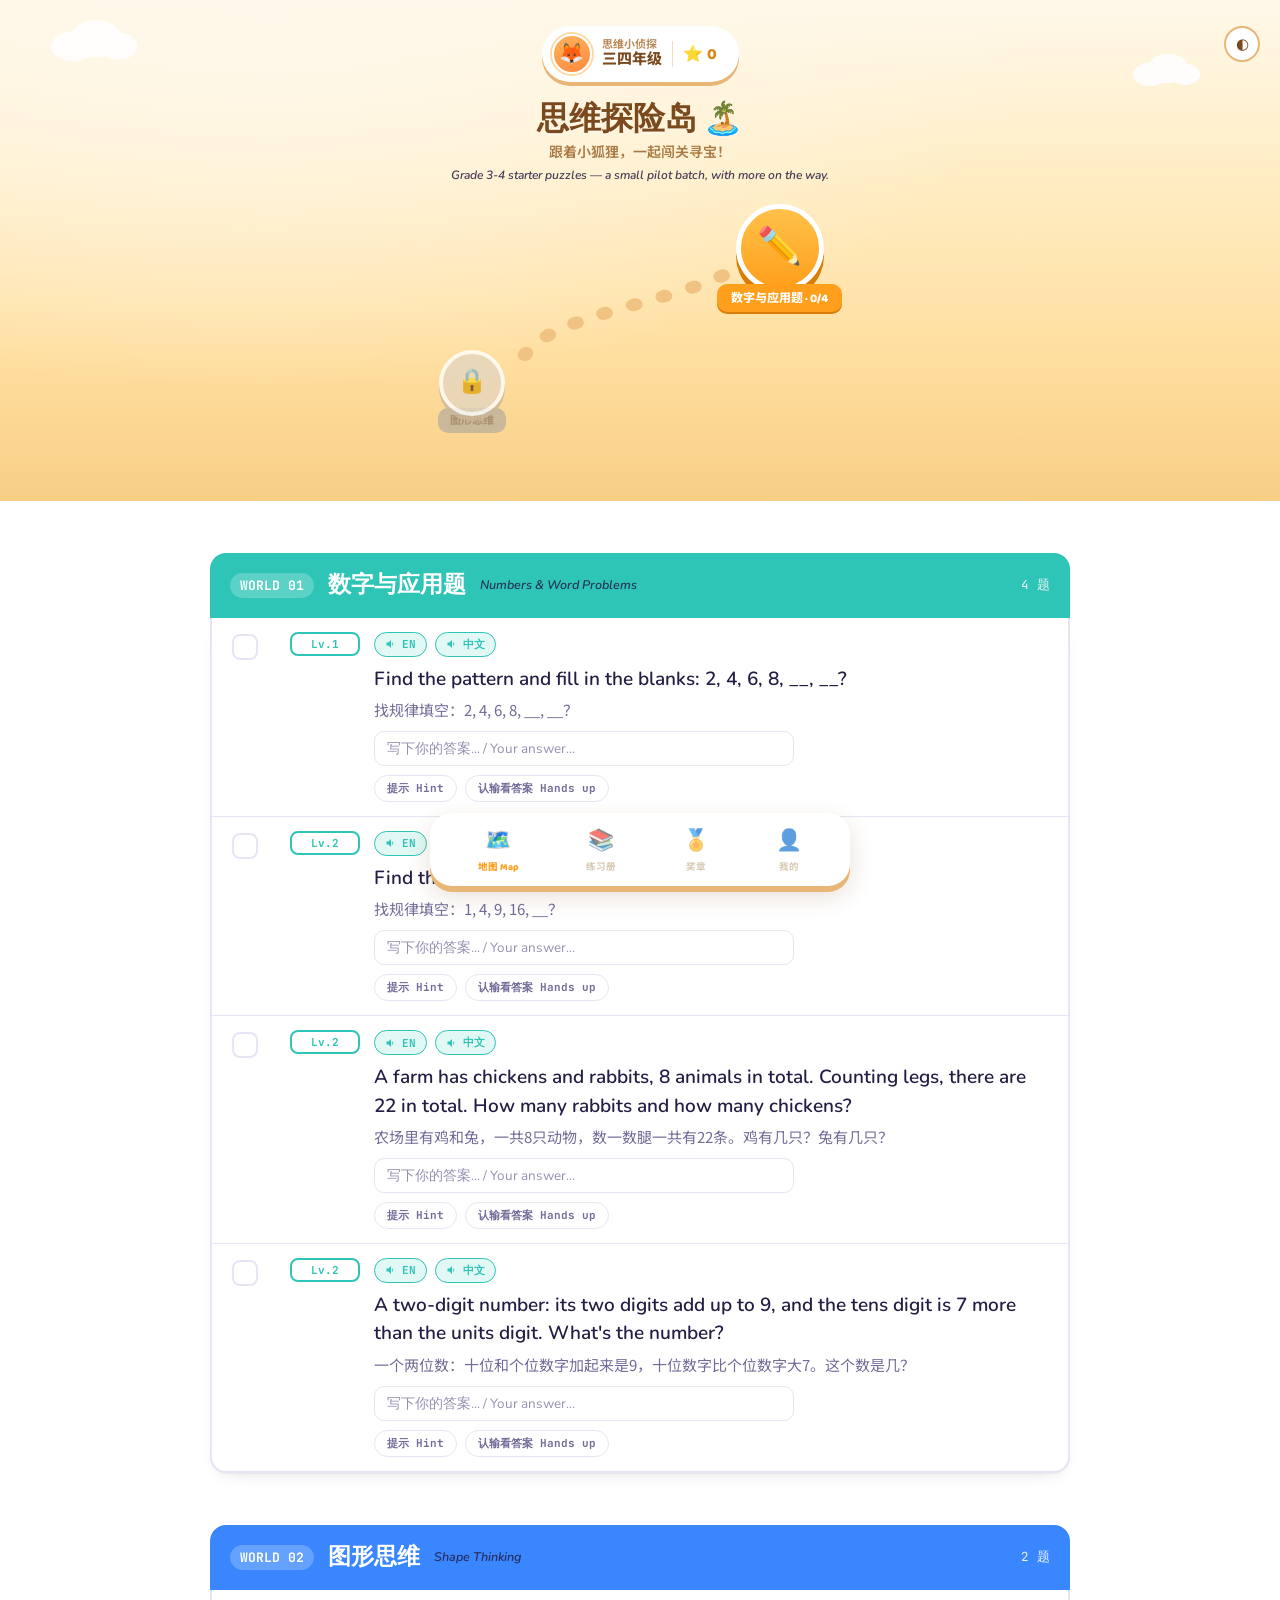
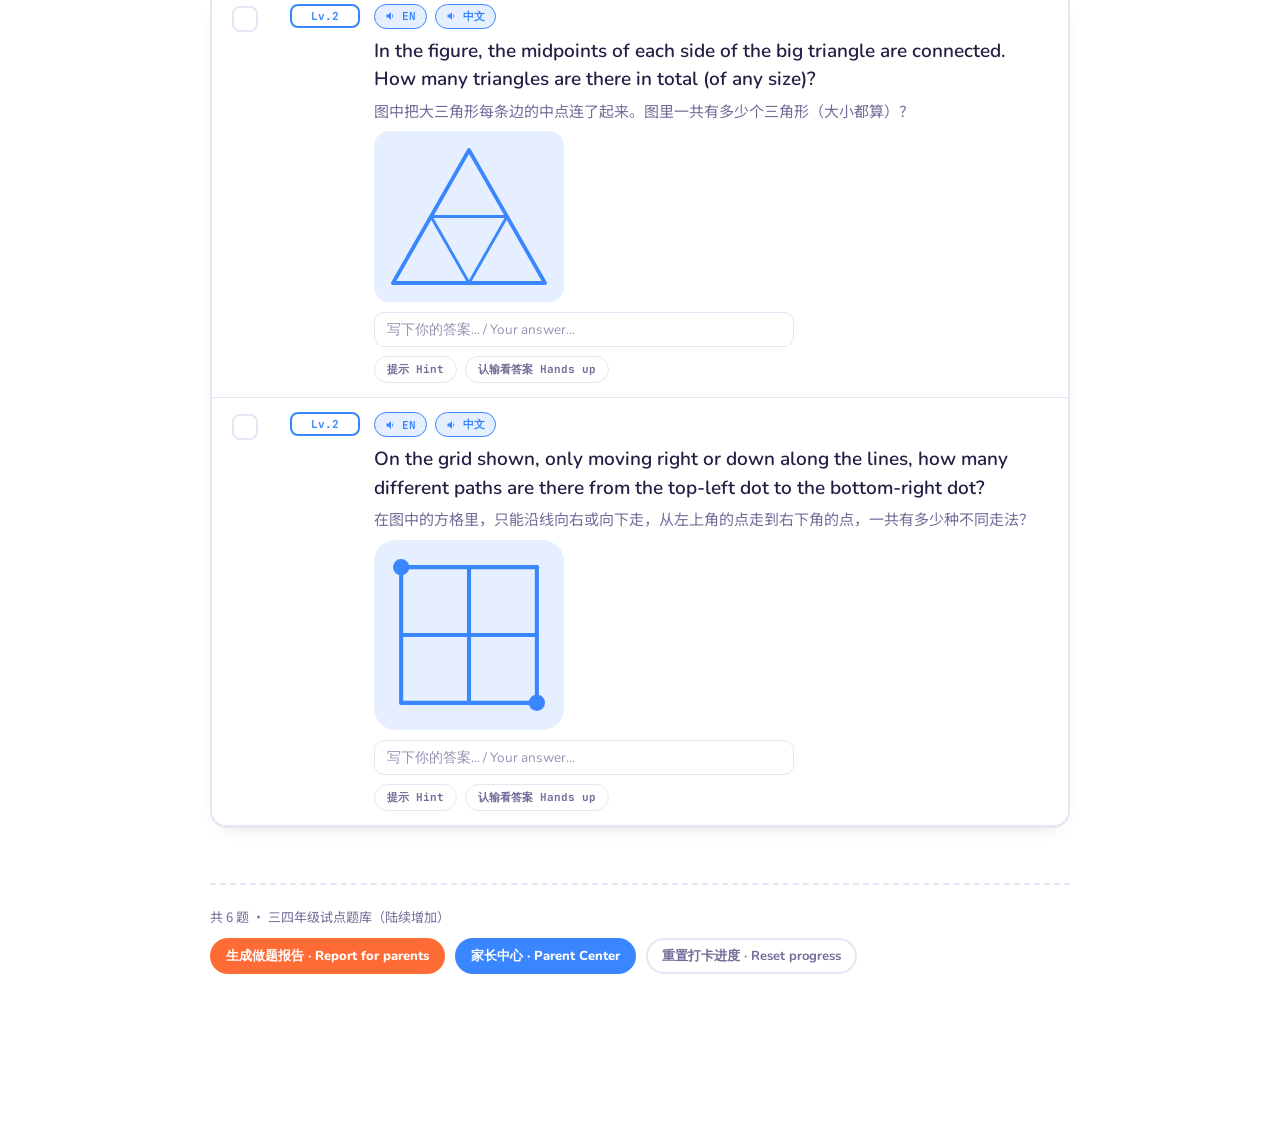
<file: grade3-4.html>
<!doctype html>
<html lang="zh">
<head>
<meta charset="utf-8">
<meta name="viewport" content="width=device-width, initial-scale=1">
<title>思维闯关 · 三四年级 · 入门题库</title>
<meta name="description" content="面向三四年级的入门思维训练题，中英对照，配图示，家长中心可查看每日进度。">
<link rel="icon" href="data:image/svg+xml,%3Csvg xmlns='http://www.w3.org/2000/svg' viewBox='0 0 100 100'%3E%3Crect width='100' height='100' rx='22' fill='%23E8792C'/%3E%3Cpath d='M30 38a12 12 0 0 1 12-12h4a8 8 0 0 0 8 8 8 8 0 0 0 8-8h4a12 12 0 0 1 12 12v4a8 8 0 0 0-8 8 8 8 0 0 0 8 8v4a12 12 0 0 1-12 12h-4a8 8 0 0 0-8-8 8 8 0 0 0-8 8h-4a12 12 0 0 1-12-12v-4a8 8 0 0 0 8-8 8 8 0 0 0-8-8z' fill='%23FFF8EC'/%3E%3C/svg%3E">
<link rel="preconnect" href="https://fonts.googleapis.com">
<link rel="preconnect" href="https://fonts.gstatic.com" crossorigin>
<link href="https://fonts.googleapis.com/css2?family=Baloo+2:wght@500;700;800&family=Nunito:ital,wght@0,400;0,600;0,800;1,600&family=JetBrains+Mono:wght@500;700&family=Noto+Sans+SC:wght@400;600;800&display=swap" rel="stylesheet">
<link rel="stylesheet" href="shared.css">
</head>
<body>

<div class="advmap-wrap">
  <svg class="advmap-cloud" style="top:20px;left:4%;width:90px;" viewBox="0 0 120 60"><ellipse cx="30" cy="35" rx="30" ry="20" fill="#fff"/><ellipse cx="60" cy="25" rx="35" ry="25" fill="#fff"/><ellipse cx="90" cy="35" rx="25" ry="18" fill="#fff"/></svg>
  <svg class="advmap-cloud" style="top:54px;right:6%;width:70px;" viewBox="0 0 120 60"><ellipse cx="30" cy="35" rx="30" ry="20" fill="#fff"/><ellipse cx="60" cy="25" rx="35" ry="25" fill="#fff"/><ellipse cx="90" cy="35" rx="25" ry="18" fill="#fff"/></svg>

  <div class="advmap-header">
    <div class="advmap-pill">
      <div class="advmap-avatar">🦊</div>
      <div class="advmap-namewrap">
        <div class="advmap-namesub">思维小侦探</div>
        <div class="advmap-namemain">三四年级</div>
      </div>
      <div class="advmap-divider"></div>
      <div class="advmap-stars">⭐ <span id="advStars">0</span></div>
    </div>
    <button class="theme-btn" id="themeBtn" aria-label="切换深浅色模式">◐</button>
  </div>

  <h1 class="advmap-title">思维探险岛 🏝️</h1>
  <p class="advmap-subtitle">跟着小狐狸，一起闯关寻宝！
    <span class="en">Grade 3-4 starter puzzles — a small pilot batch, with more on the way.</span>
  </p>

  <div class="advmap-path-wrap">
    <svg class="advmap-path-svg" id="advPathSvg" viewBox="0 0 400 300" preserveAspectRatio="none"></svg>
    <div class="advmap-nodes" id="advNodes"></div>
  </div>

  <div class="advmap-bottomnav">
    <button type="button" class="advmap-navitem on"><div class="ic">🗺️</div><div class="lb">地图 Map</div></button>
    <button type="button" class="advmap-navitem disabled" disabled><div class="ic">📚</div><div class="lb">练习册</div></button>
    <button type="button" class="advmap-navitem disabled" disabled><div class="ic">🏅</div><div class="lb">奖章</div></button>
    <button type="button" class="advmap-navitem disabled" disabled><div class="ic">👤</div><div class="lb">我的</div></button>
  </div>
</div>

<div class="wrap">

<section class="world" id="m1">
  <div class="world-head">
    <span class="badge">WORLD 01</span>
    <h2>数字与应用题</h2>
    <span class="en">Numbers &amp; Word Problems</span>
    <span class="count">4 题</span>
  </div>
  <div class="quests">
    <div class="quest" data-q="g34-01"><label class="chk"><input type="checkbox"><span class="box"><svg viewBox="0 0 24 24" fill="none"><path d="M4 12l5 5L20 6" stroke="white" stroke-width="3" stroke-linecap="round" stroke-linejoin="round"/></svg></span></label><span class="lv" data-lv="1">Lv.1</span><div><div class="speak-row"><button type="button" class="speak-btn" data-lang="en-US" aria-label="Read in English"><svg viewBox="0 0 24 24" fill="currentColor"><path d="M3 9v6h4l5 5V4L7 9H3z"/><path d="M16.5 12c0-1.77-.77-3.29-2-4.24v8.48c1.23-.95 2-2.47 2-4.24z"/></svg>EN</button><button type="button" class="speak-btn" data-lang="zh-CN" aria-label="朗读中文"><svg viewBox="0 0 24 24" fill="currentColor"><path d="M3 9v6h4l5 5V4L7 9H3z"/><path d="M16.5 12c0-1.77-.77-3.29-2-4.24v8.48c1.23-.95 2-2.47 2-4.24z"/></svg>中文</button></div><div class="en">Find the pattern and fill in the blanks: 2, 4, 6, 8, __, __?</div><div class="zh">找规律填空：2, 4, 6, 8, __, __？</div><div class="answer-row"><input type="text" class="answer-input" placeholder="写下你的答案... / Your answer..."></div><div class="help-row"><button type="button" class="help-btn hint-btn">提示 Hint</button><button type="button" class="help-btn giveup-btn">认输看答案 Hands up</button></div><div class="hint-box" hidden></div><div class="answer-box" hidden></div></div></div>
    <div class="quest" data-q="g34-02"><label class="chk"><input type="checkbox"><span class="box"><svg viewBox="0 0 24 24" fill="none"><path d="M4 12l5 5L20 6" stroke="white" stroke-width="3" stroke-linecap="round" stroke-linejoin="round"/></svg></span></label><span class="lv" data-lv="2">Lv.2</span><div><div class="speak-row"><button type="button" class="speak-btn" data-lang="en-US" aria-label="Read in English"><svg viewBox="0 0 24 24" fill="currentColor"><path d="M3 9v6h4l5 5V4L7 9H3z"/><path d="M16.5 12c0-1.77-.77-3.29-2-4.24v8.48c1.23-.95 2-2.47 2-4.24z"/></svg>EN</button><button type="button" class="speak-btn" data-lang="zh-CN" aria-label="朗读中文"><svg viewBox="0 0 24 24" fill="currentColor"><path d="M3 9v6h4l5 5V4L7 9H3z"/><path d="M16.5 12c0-1.77-.77-3.29-2-4.24v8.48c1.23-.95 2-2.47 2-4.24z"/></svg>中文</button></div><div class="en">Find the pattern and fill in the blank: 1, 4, 9, 16, __?</div><div class="zh">找规律填空：1, 4, 9, 16, __？</div><div class="answer-row"><input type="text" class="answer-input" placeholder="写下你的答案... / Your answer..."></div><div class="help-row"><button type="button" class="help-btn hint-btn">提示 Hint</button><button type="button" class="help-btn giveup-btn">认输看答案 Hands up</button></div><div class="hint-box" hidden></div><div class="answer-box" hidden></div></div></div>
    <div class="quest" data-q="g34-03"><label class="chk"><input type="checkbox"><span class="box"><svg viewBox="0 0 24 24" fill="none"><path d="M4 12l5 5L20 6" stroke="white" stroke-width="3" stroke-linecap="round" stroke-linejoin="round"/></svg></span></label><span class="lv" data-lv="2">Lv.2</span><div><div class="speak-row"><button type="button" class="speak-btn" data-lang="en-US" aria-label="Read in English"><svg viewBox="0 0 24 24" fill="currentColor"><path d="M3 9v6h4l5 5V4L7 9H3z"/><path d="M16.5 12c0-1.77-.77-3.29-2-4.24v8.48c1.23-.95 2-2.47 2-4.24z"/></svg>EN</button><button type="button" class="speak-btn" data-lang="zh-CN" aria-label="朗读中文"><svg viewBox="0 0 24 24" fill="currentColor"><path d="M3 9v6h4l5 5V4L7 9H3z"/><path d="M16.5 12c0-1.77-.77-3.29-2-4.24v8.48c1.23-.95 2-2.47 2-4.24z"/></svg>中文</button></div><div class="en">A farm has chickens and rabbits, 8 animals in total. Counting legs, there are 22 in total. How many rabbits and how many chickens?</div><div class="zh">农场里有鸡和兔，一共8只动物，数一数腿一共有22条。鸡有几只？兔有几只？</div><div class="answer-row"><input type="text" class="answer-input" placeholder="写下你的答案... / Your answer..."></div><div class="help-row"><button type="button" class="help-btn hint-btn">提示 Hint</button><button type="button" class="help-btn giveup-btn">认输看答案 Hands up</button></div><div class="hint-box" hidden></div><div class="answer-box" hidden></div></div></div>
    <div class="quest" data-q="g34-05"><label class="chk"><input type="checkbox"><span class="box"><svg viewBox="0 0 24 24" fill="none"><path d="M4 12l5 5L20 6" stroke="white" stroke-width="3" stroke-linecap="round" stroke-linejoin="round"/></svg></span></label><span class="lv" data-lv="2">Lv.2</span><div><div class="speak-row"><button type="button" class="speak-btn" data-lang="en-US" aria-label="Read in English"><svg viewBox="0 0 24 24" fill="currentColor"><path d="M3 9v6h4l5 5V4L7 9H3z"/><path d="M16.5 12c0-1.77-.77-3.29-2-4.24v8.48c1.23-.95 2-2.47 2-4.24z"/></svg>EN</button><button type="button" class="speak-btn" data-lang="zh-CN" aria-label="朗读中文"><svg viewBox="0 0 24 24" fill="currentColor"><path d="M3 9v6h4l5 5V4L7 9H3z"/><path d="M16.5 12c0-1.77-.77-3.29-2-4.24v8.48c1.23-.95 2-2.47 2-4.24z"/></svg>中文</button></div><div class="en">A two-digit number: its two digits add up to 9, and the tens digit is 7 more than the units digit. What's the number?</div><div class="zh">一个两位数：十位和个位数字加起来是9，十位数字比个位数字大7。这个数是几？</div><div class="answer-row"><input type="text" class="answer-input" placeholder="写下你的答案... / Your answer..."></div><div class="help-row"><button type="button" class="help-btn hint-btn">提示 Hint</button><button type="button" class="help-btn giveup-btn">认输看答案 Hands up</button></div><div class="hint-box" hidden></div><div class="answer-box" hidden></div></div></div>
  </div>
</section>

<section class="world" id="m2">
  <div class="world-head">
    <span class="badge">WORLD 02</span>
    <h2>图形思维</h2>
    <span class="en">Shape Thinking</span>
    <span class="count">2 题</span>
  </div>
  <div class="quests">
    <div class="quest" data-q="g34-04"><label class="chk"><input type="checkbox"><span class="box"><svg viewBox="0 0 24 24" fill="none"><path d="M4 12l5 5L20 6" stroke="white" stroke-width="3" stroke-linecap="round" stroke-linejoin="round"/></svg></span></label><span class="lv" data-lv="2">Lv.2</span><div><div class="speak-row"><button type="button" class="speak-btn" data-lang="en-US" aria-label="Read in English"><svg viewBox="0 0 24 24" fill="currentColor"><path d="M3 9v6h4l5 5V4L7 9H3z"/><path d="M16.5 12c0-1.77-.77-3.29-2-4.24v8.48c1.23-.95 2-2.47 2-4.24z"/></svg>EN</button><button type="button" class="speak-btn" data-lang="zh-CN" aria-label="朗读中文"><svg viewBox="0 0 24 24" fill="currentColor"><path d="M3 9v6h4l5 5V4L7 9H3z"/><path d="M16.5 12c0-1.77-.77-3.29-2-4.24v8.48c1.23-.95 2-2.47 2-4.24z"/></svg>中文</button></div><div class="en">In the figure, the midpoints of each side of the big triangle are connected. How many triangles are there in total (of any size)?</div><div class="zh">图中把大三角形每条边的中点连了起来。图里一共有多少个三角形（大小都算）？</div><div class="quest-diagram"><svg viewBox="0 0 200 180" role="img" aria-label="triangle with midpoints connected"><rect x="0" y="0" width="200" height="180" rx="16" fill="var(--w2-soft)"/><polygon points="100,20 20,160 180,160" fill="none" stroke="var(--w2)" stroke-width="4" stroke-linejoin="round"/><polygon points="60,90 140,90 100,160" fill="none" stroke="var(--w2)" stroke-width="3" stroke-linejoin="round"/></svg></div><div class="answer-row"><input type="text" class="answer-input" placeholder="写下你的答案... / Your answer..."></div><div class="help-row"><button type="button" class="help-btn hint-btn">提示 Hint</button><button type="button" class="help-btn giveup-btn">认输看答案 Hands up</button></div><div class="hint-box" hidden></div><div class="answer-box" hidden></div></div></div>
    <div class="quest" data-q="g34-06"><label class="chk"><input type="checkbox"><span class="box"><svg viewBox="0 0 24 24" fill="none"><path d="M4 12l5 5L20 6" stroke="white" stroke-width="3" stroke-linecap="round" stroke-linejoin="round"/></svg></span></label><span class="lv" data-lv="2">Lv.2</span><div><div class="speak-row"><button type="button" class="speak-btn" data-lang="en-US" aria-label="Read in English"><svg viewBox="0 0 24 24" fill="currentColor"><path d="M3 9v6h4l5 5V4L7 9H3z"/><path d="M16.5 12c0-1.77-.77-3.29-2-4.24v8.48c1.23-.95 2-2.47 2-4.24z"/></svg>EN</button><button type="button" class="speak-btn" data-lang="zh-CN" aria-label="朗读中文"><svg viewBox="0 0 24 24" fill="currentColor"><path d="M3 9v6h4l5 5V4L7 9H3z"/><path d="M16.5 12c0-1.77-.77-3.29-2-4.24v8.48c1.23-.95 2-2.47 2-4.24z"/></svg>中文</button></div><div class="en">On the grid shown, only moving right or down along the lines, how many different paths are there from the top-left dot to the bottom-right dot?</div><div class="zh">在图中的方格里，只能沿线向右或向下走，从左上角的点走到右下角的点，一共有多少种不同走法？</div><div class="quest-diagram"><svg viewBox="0 0 140 140" role="img" aria-label="2 by 2 grid with start and end marked"><rect x="0" y="0" width="140" height="140" rx="16" fill="var(--w2-soft)"/><g stroke="var(--w2)" stroke-width="3" stroke-linecap="round"><line x1="20" y1="20" x2="120" y2="20"/><line x1="20" y1="70" x2="120" y2="70"/><line x1="20" y1="120" x2="120" y2="120"/><line x1="20" y1="20" x2="20" y2="120"/><line x1="70" y1="20" x2="70" y2="120"/><line x1="120" y1="20" x2="120" y2="120"/></g><circle cx="20" cy="20" r="6" fill="var(--w2)"/><circle cx="120" cy="120" r="6" fill="var(--w2)"/></svg></div><div class="answer-row"><input type="text" class="answer-input" placeholder="写下你的答案... / Your answer..."></div><div class="help-row"><button type="button" class="help-btn hint-btn">提示 Hint</button><button type="button" class="help-btn giveup-btn">认输看答案 Hands up</button></div><div class="hint-box" hidden></div><div class="answer-box" hidden></div></div></div>
  </div>
</section>

<footer>
  <span>共 6 题 · 三四年级试点题库（陆续增加）</span>
  <div style="display:flex; gap:10px; flex-wrap:wrap;">
    <button id="reportBtn" style="font-family:'Nunito',sans-serif; font-weight:800; color:#fff; background:var(--brand); border:none; border-radius:999px; padding:7px 16px; cursor:pointer; font-size:13px;">生成做题报告 · Report for parents</button>
    <button id="parentBtn" style="font-family:'Nunito',sans-serif; font-weight:800; color:#fff; background:var(--good); border:none; border-radius:999px; padding:7px 16px; cursor:pointer; font-size:13px;">家长中心 · Parent Center</button>
    <button id="resetBtn">重置打卡进度 · Reset progress</button>
  </div>
</footer>

</div>

<div class="report-overlay" id="reportOverlay">
  <div class="report-card">
    <div class="report-head">
      <h2>做题报告 · Progress Report</h2>
      <button class="report-close" id="reportClose" aria-label="关闭">✕</button>
    </div>
    <p class="report-sub">把下面的内容复制发给家长，让他们知道做了哪些题、写了什么答案。<br>Copy this and send it to a parent so they can see what's been done.</p>
    <div class="report-actions">
      <button id="reportCopyBtn">复制报告 · Copy report</button>
      <button id="reportDownloadBtn" class="secondary">下载文件 · Download .txt</button>
    </div>
    <div class="report-body" id="reportBody"></div>
    <p class="report-copy-note" id="reportCopyNote"></p>
  </div>
</div>

<div class="report-overlay" id="parentOverlay">
  <div class="report-card">
    <div class="report-head">
      <h2>家长中心 · Parent Center</h2>
      <button class="report-close" id="parentClose" aria-label="关闭">✕</button>
    </div>
    <p class="report-sub">每日做题统计，以及逐题核对孩子的答案并标记对错（用于计算正确率）。<br>Daily progress stats, plus grade each answer against the reference solution to track accuracy.</p>
    <div class="report-body" id="parentBody"></div>
  </div>
</div>

<script>window.TIER_PREFIX = 'g34'; window.WORLD_IDS = ['m1','m2']; window.WORLD_TOTALS = {m1:4,m2:2};</script>
<script src="shared.js"></script>
</body>
</html>
</file>
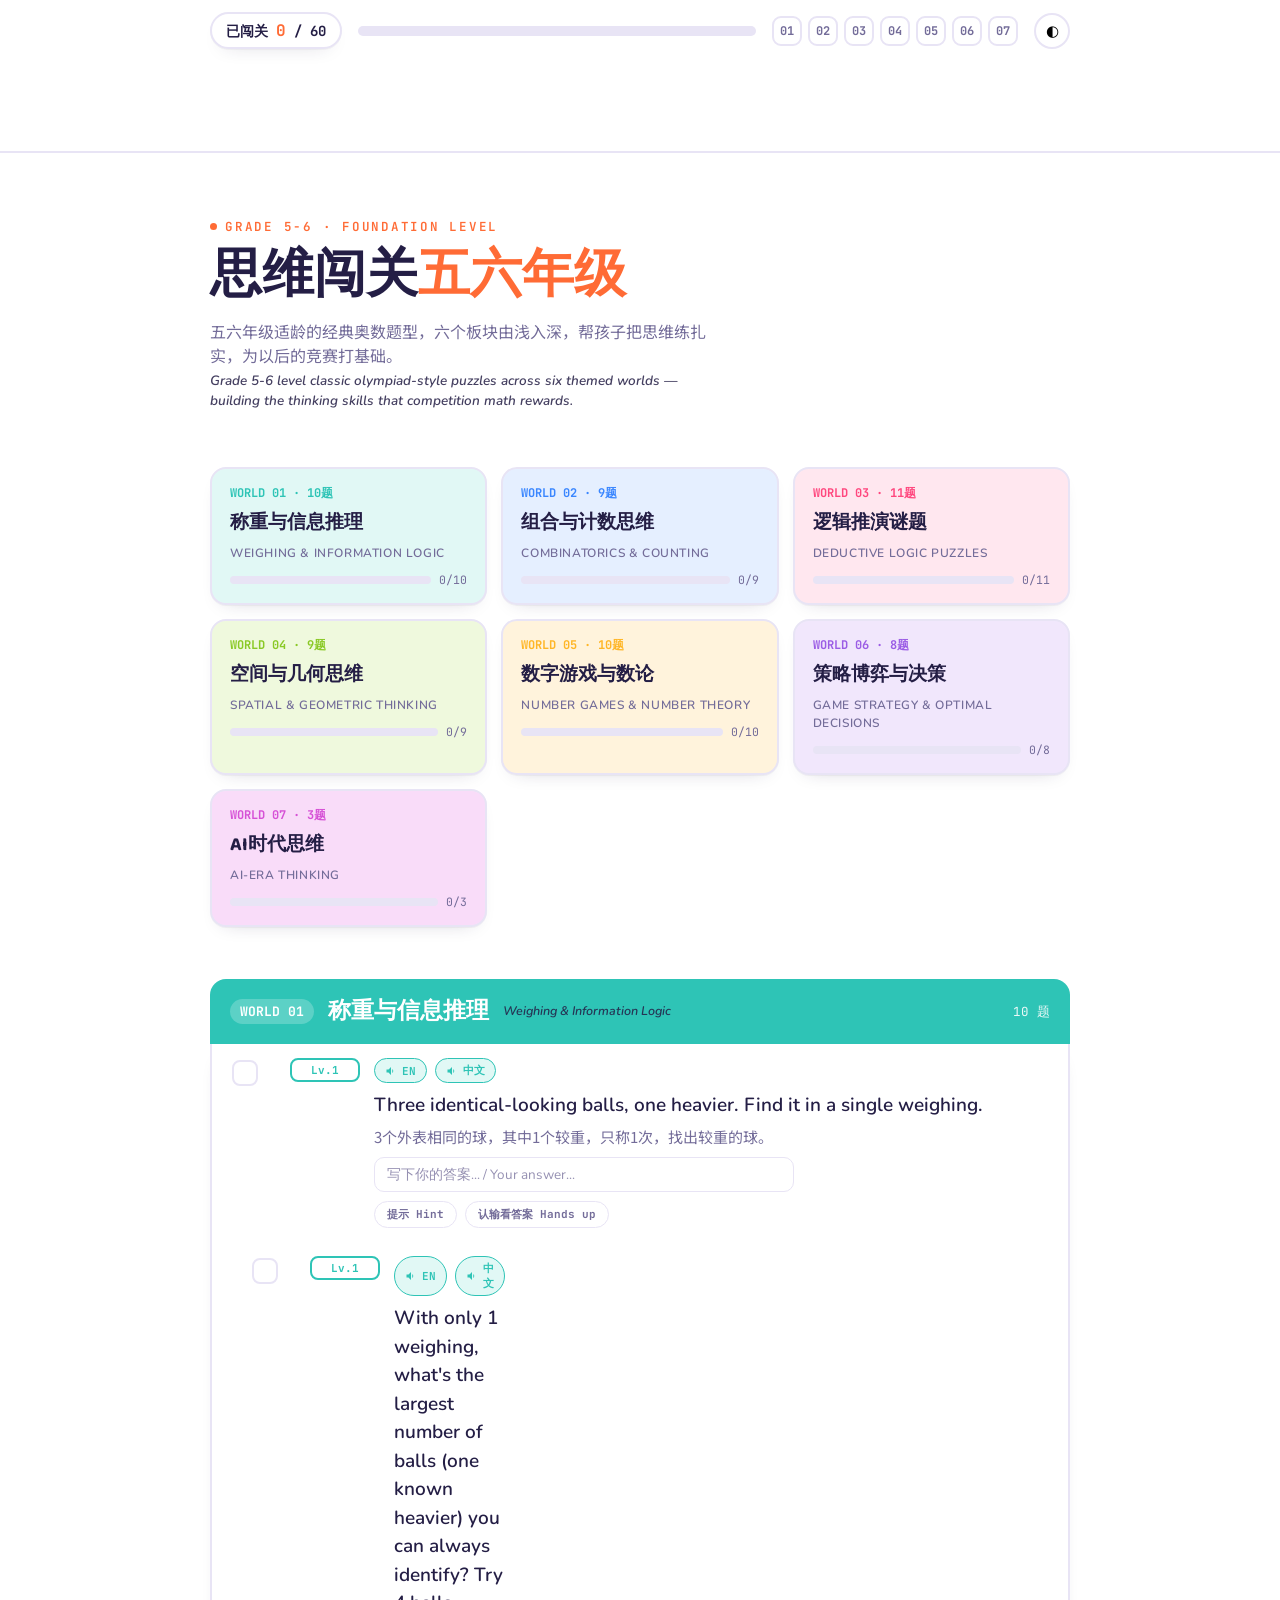
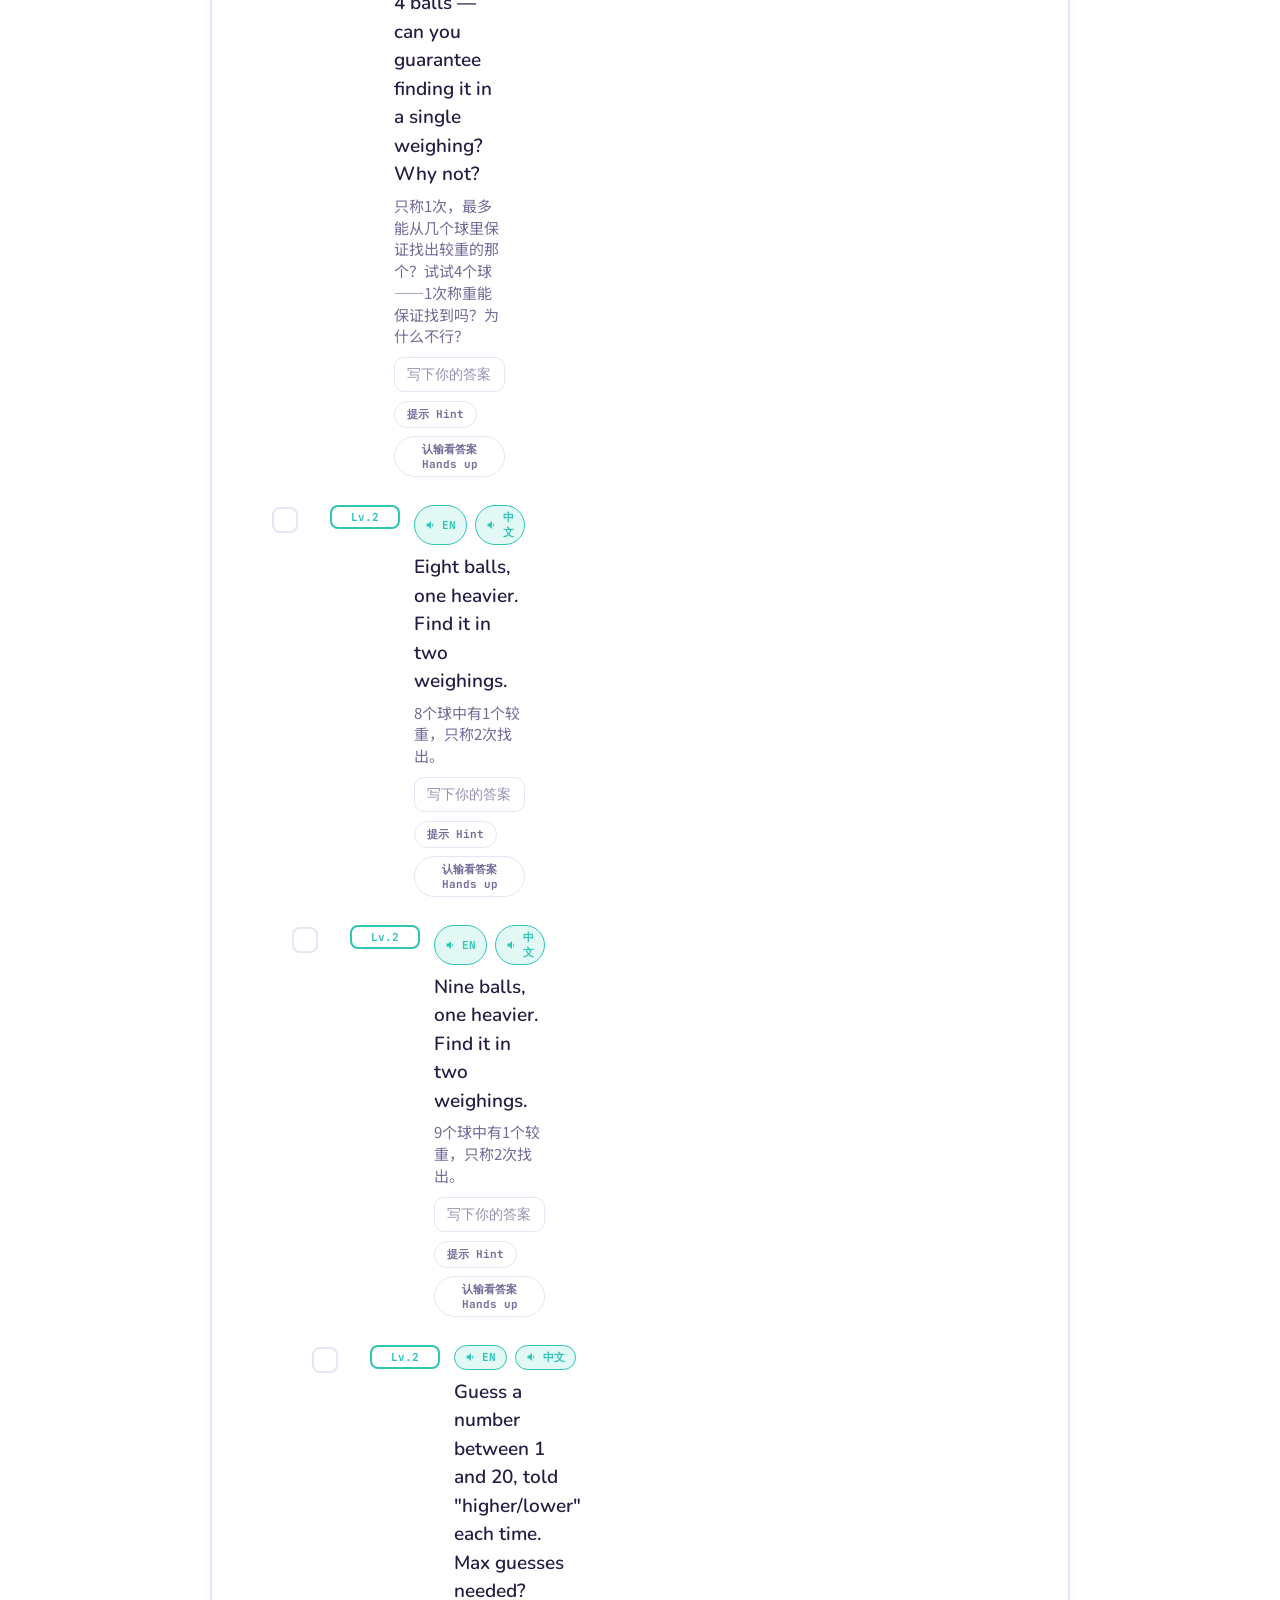
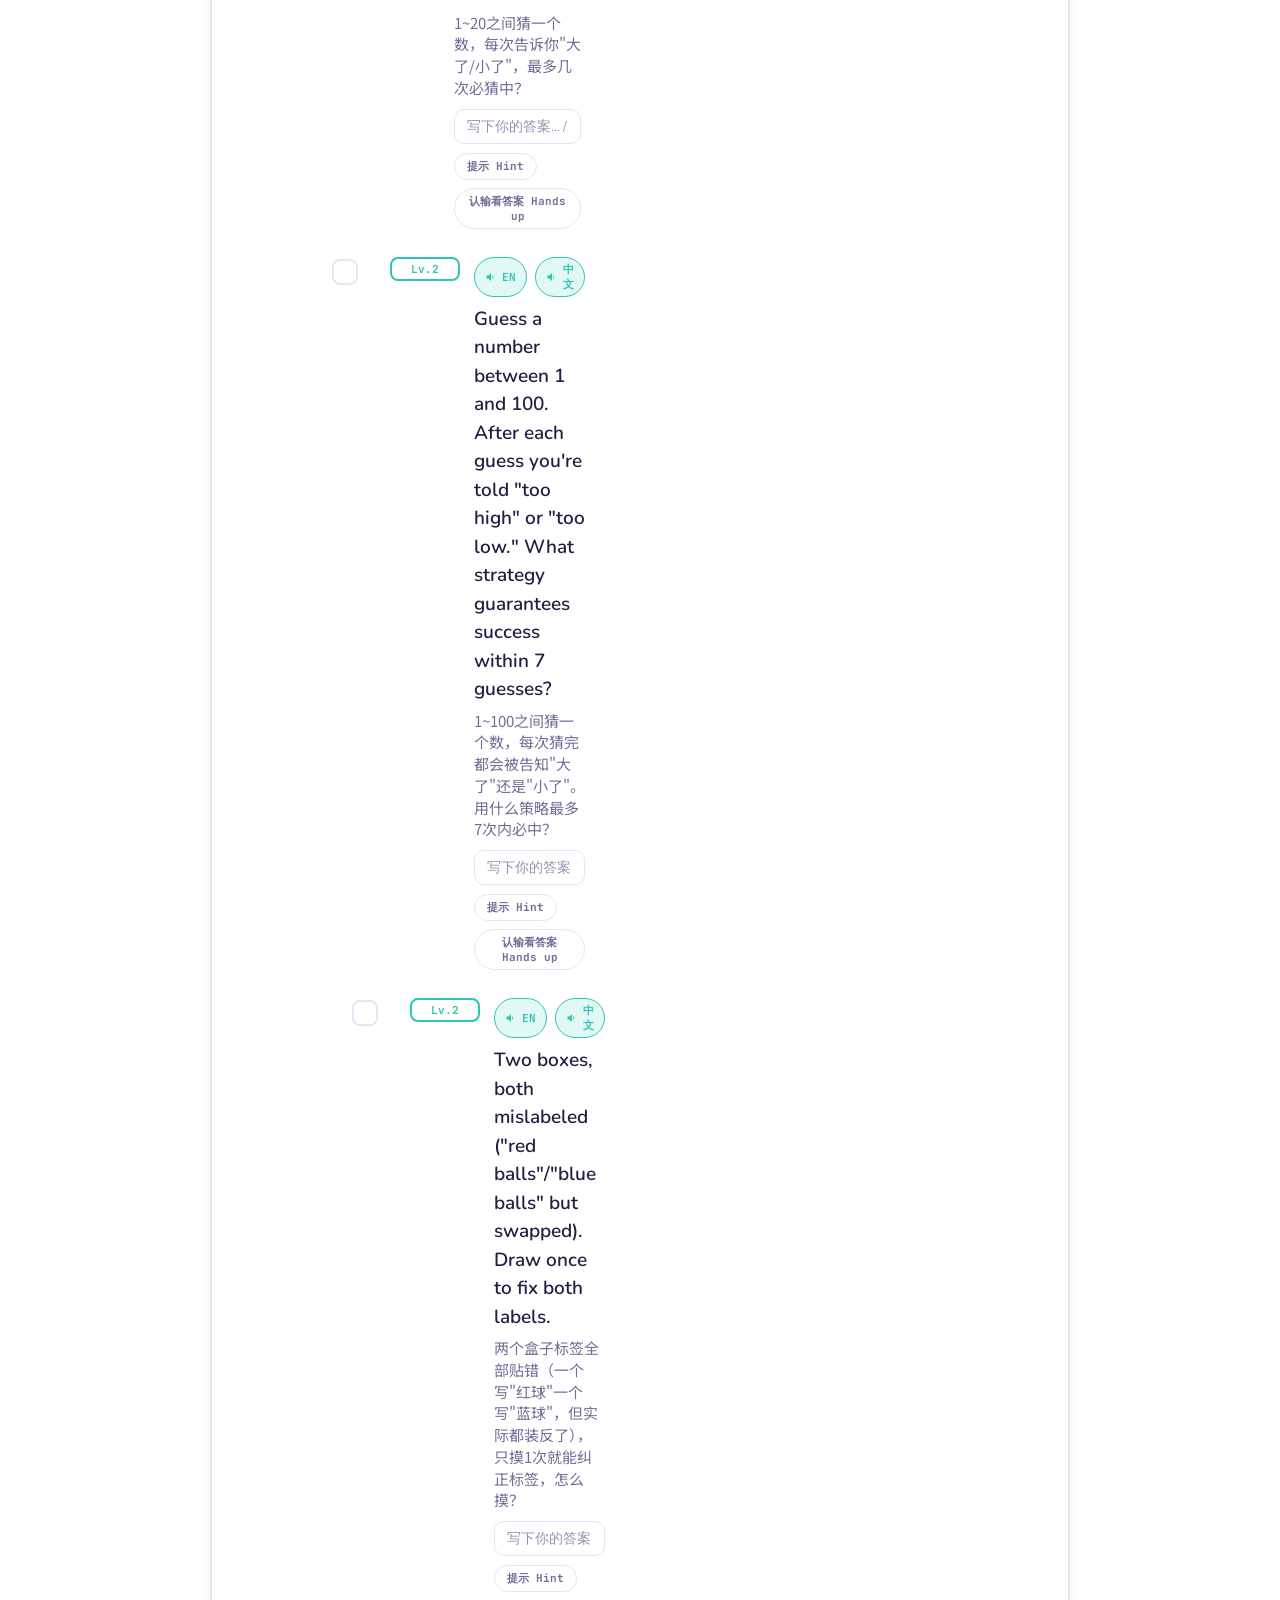
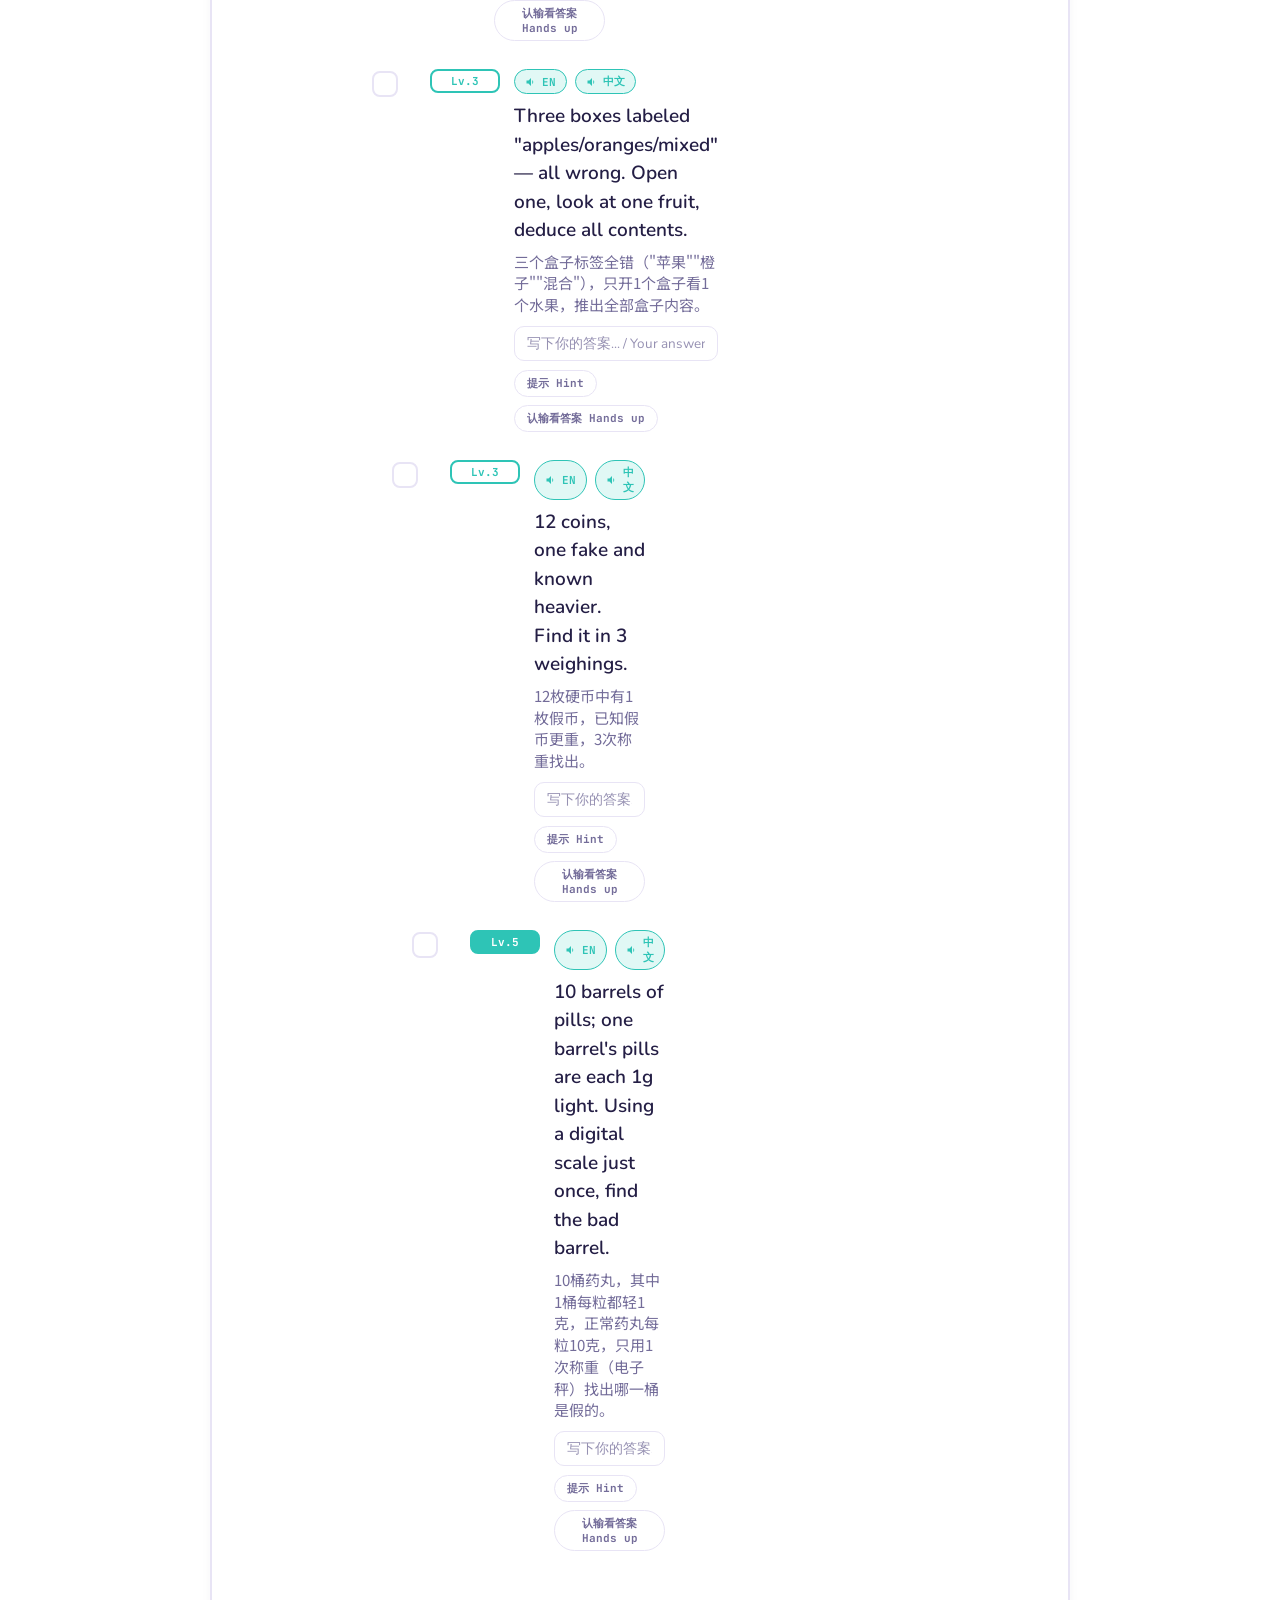
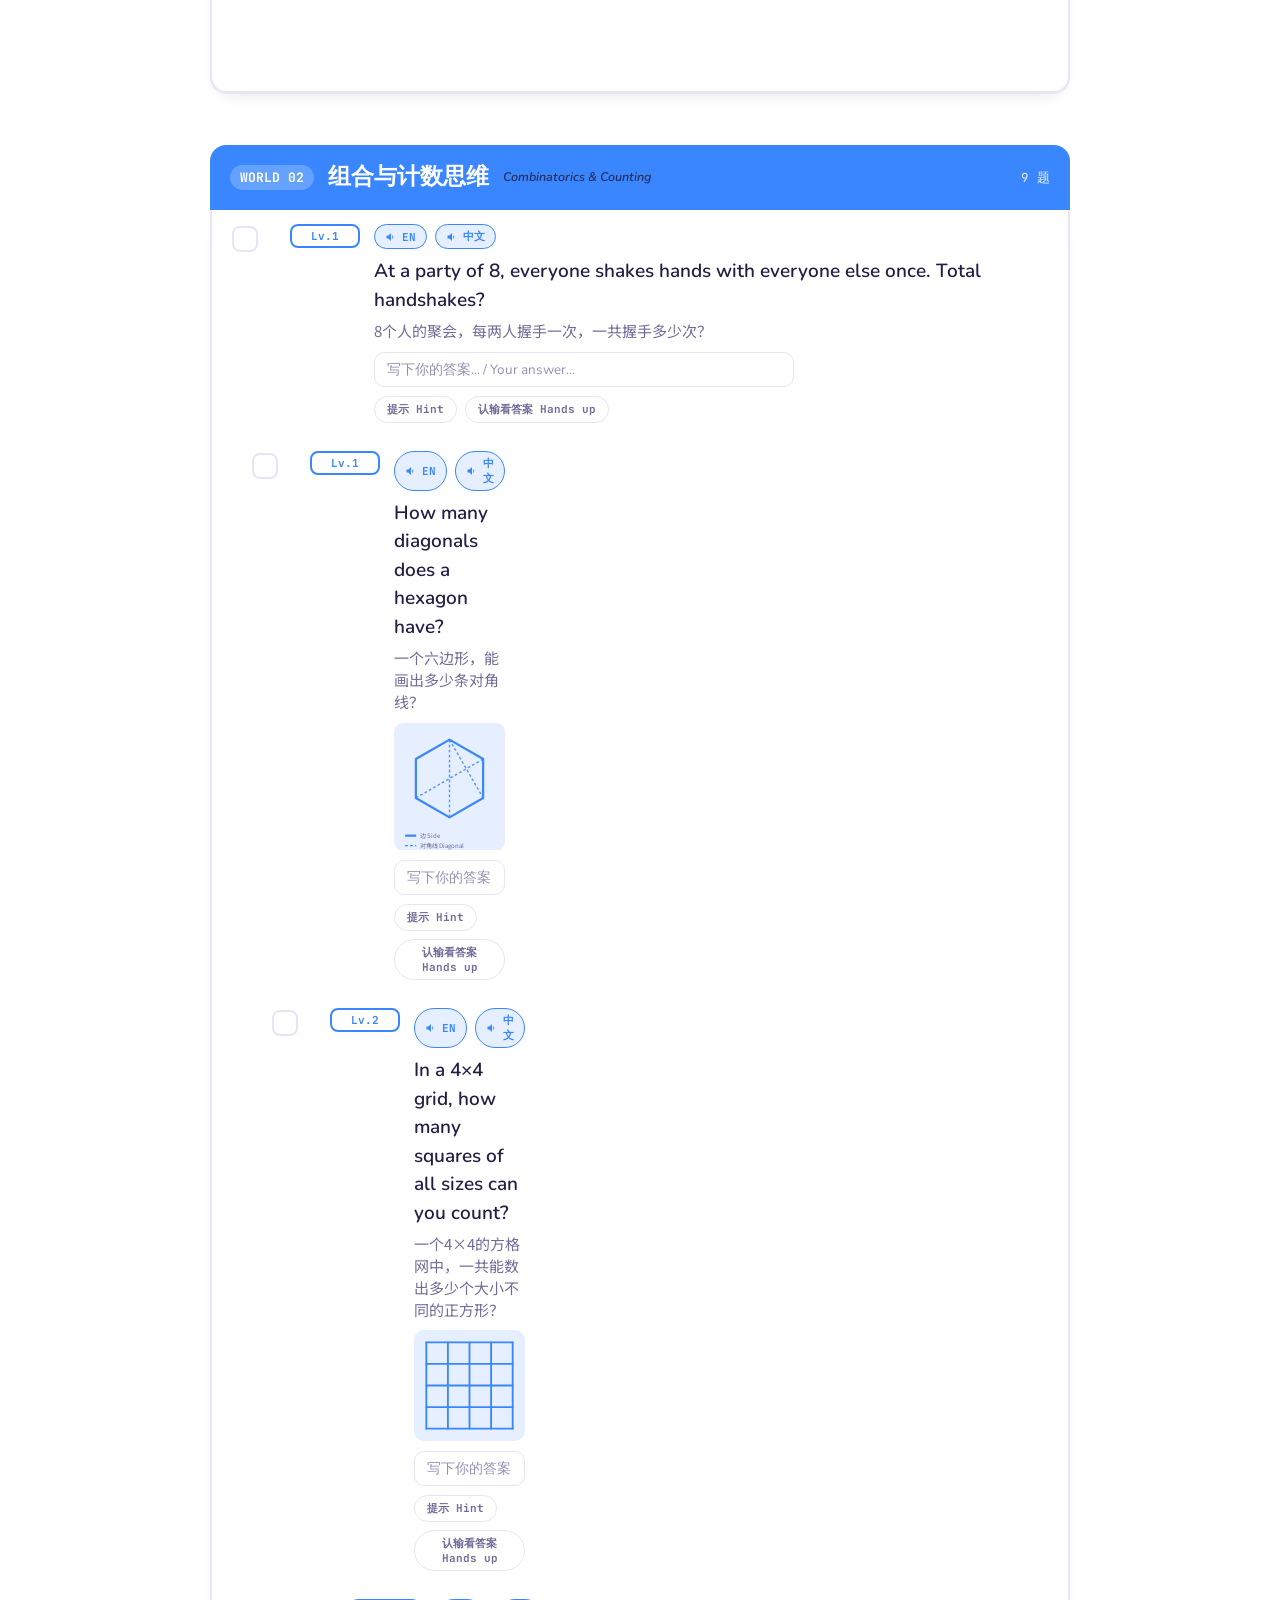
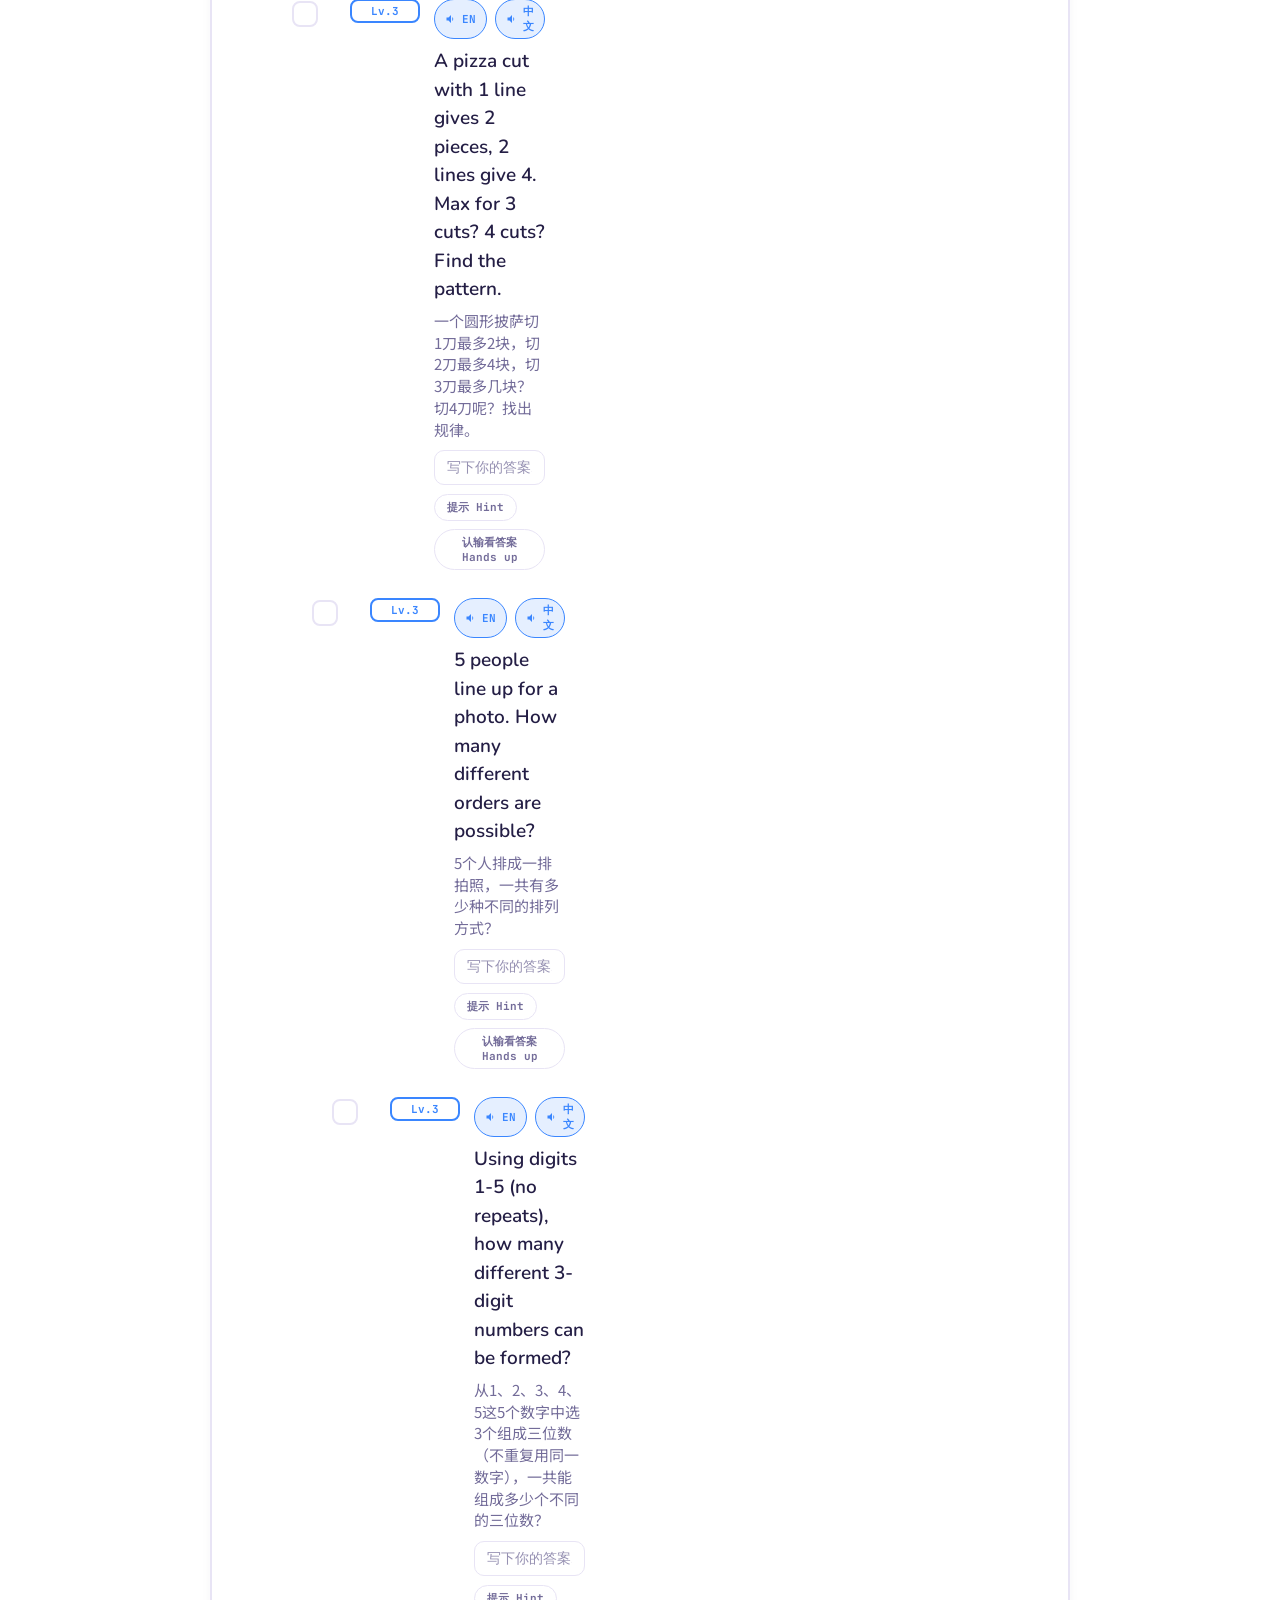
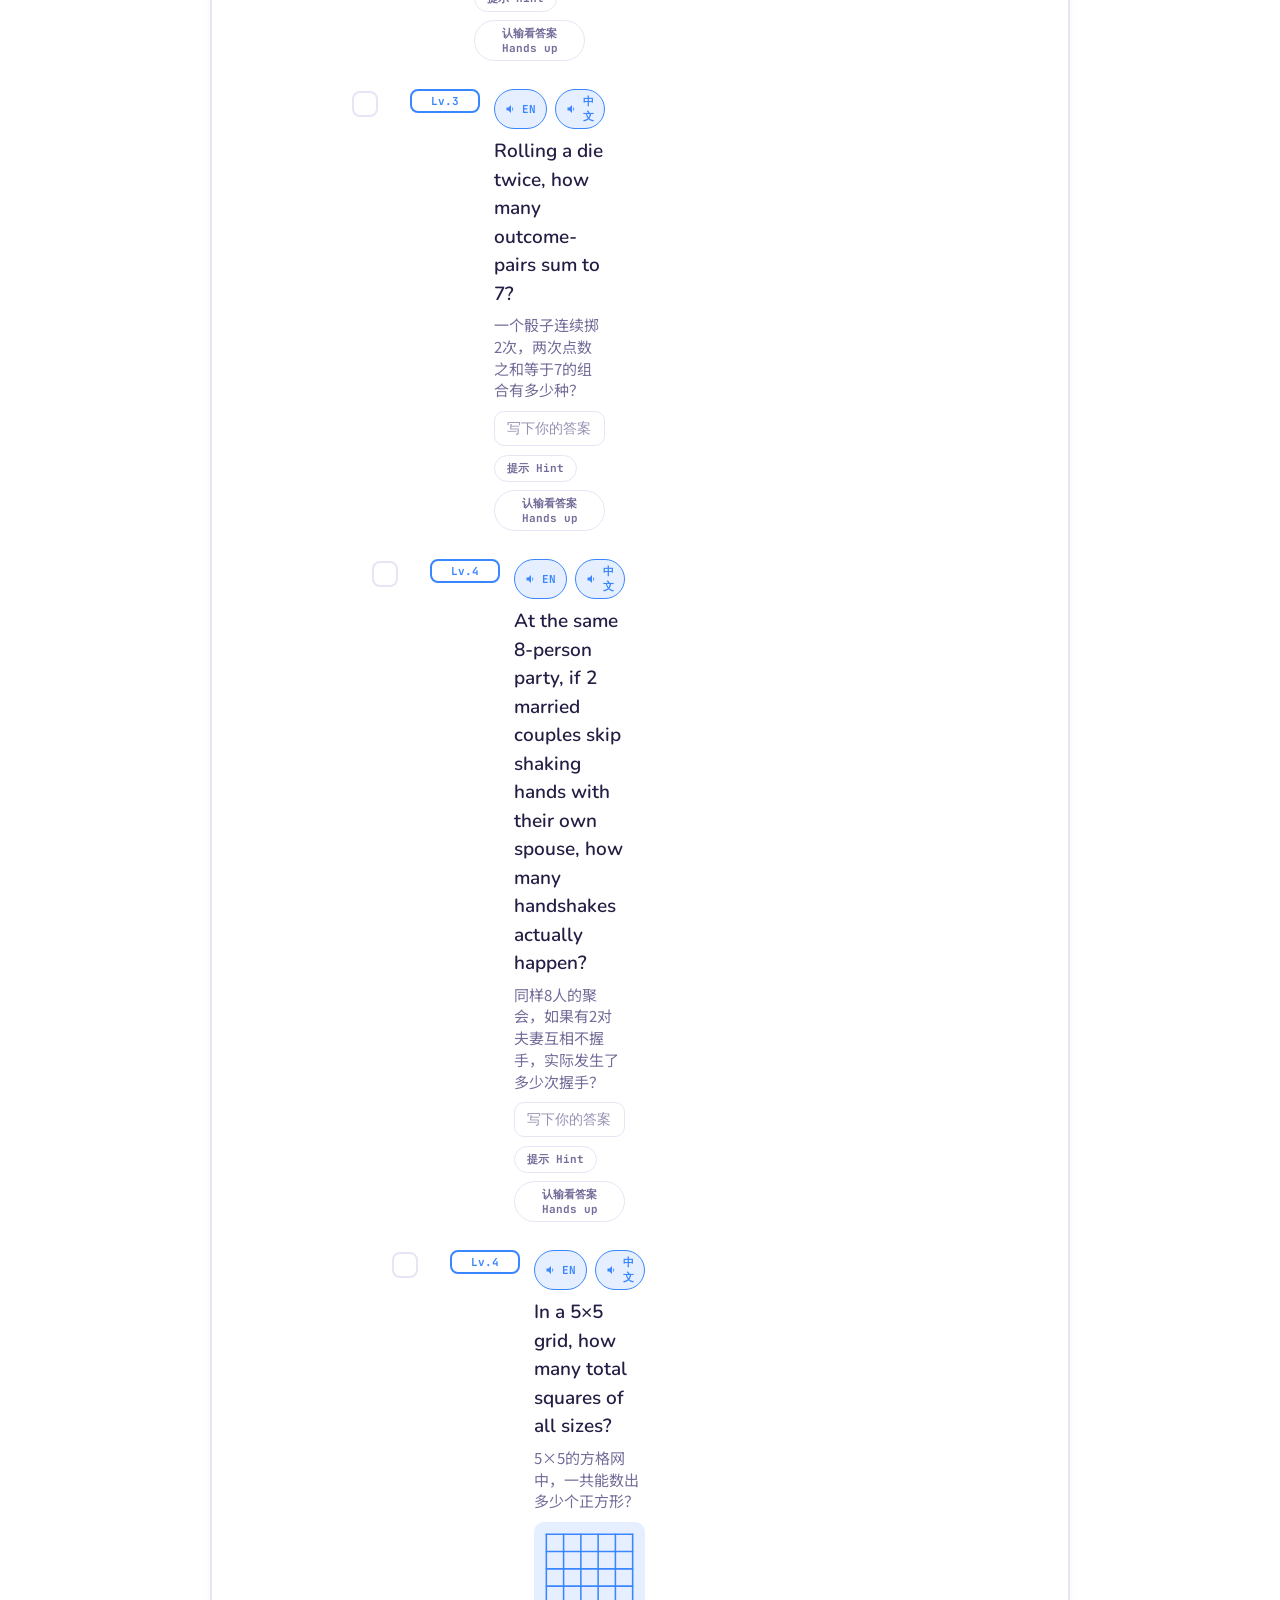
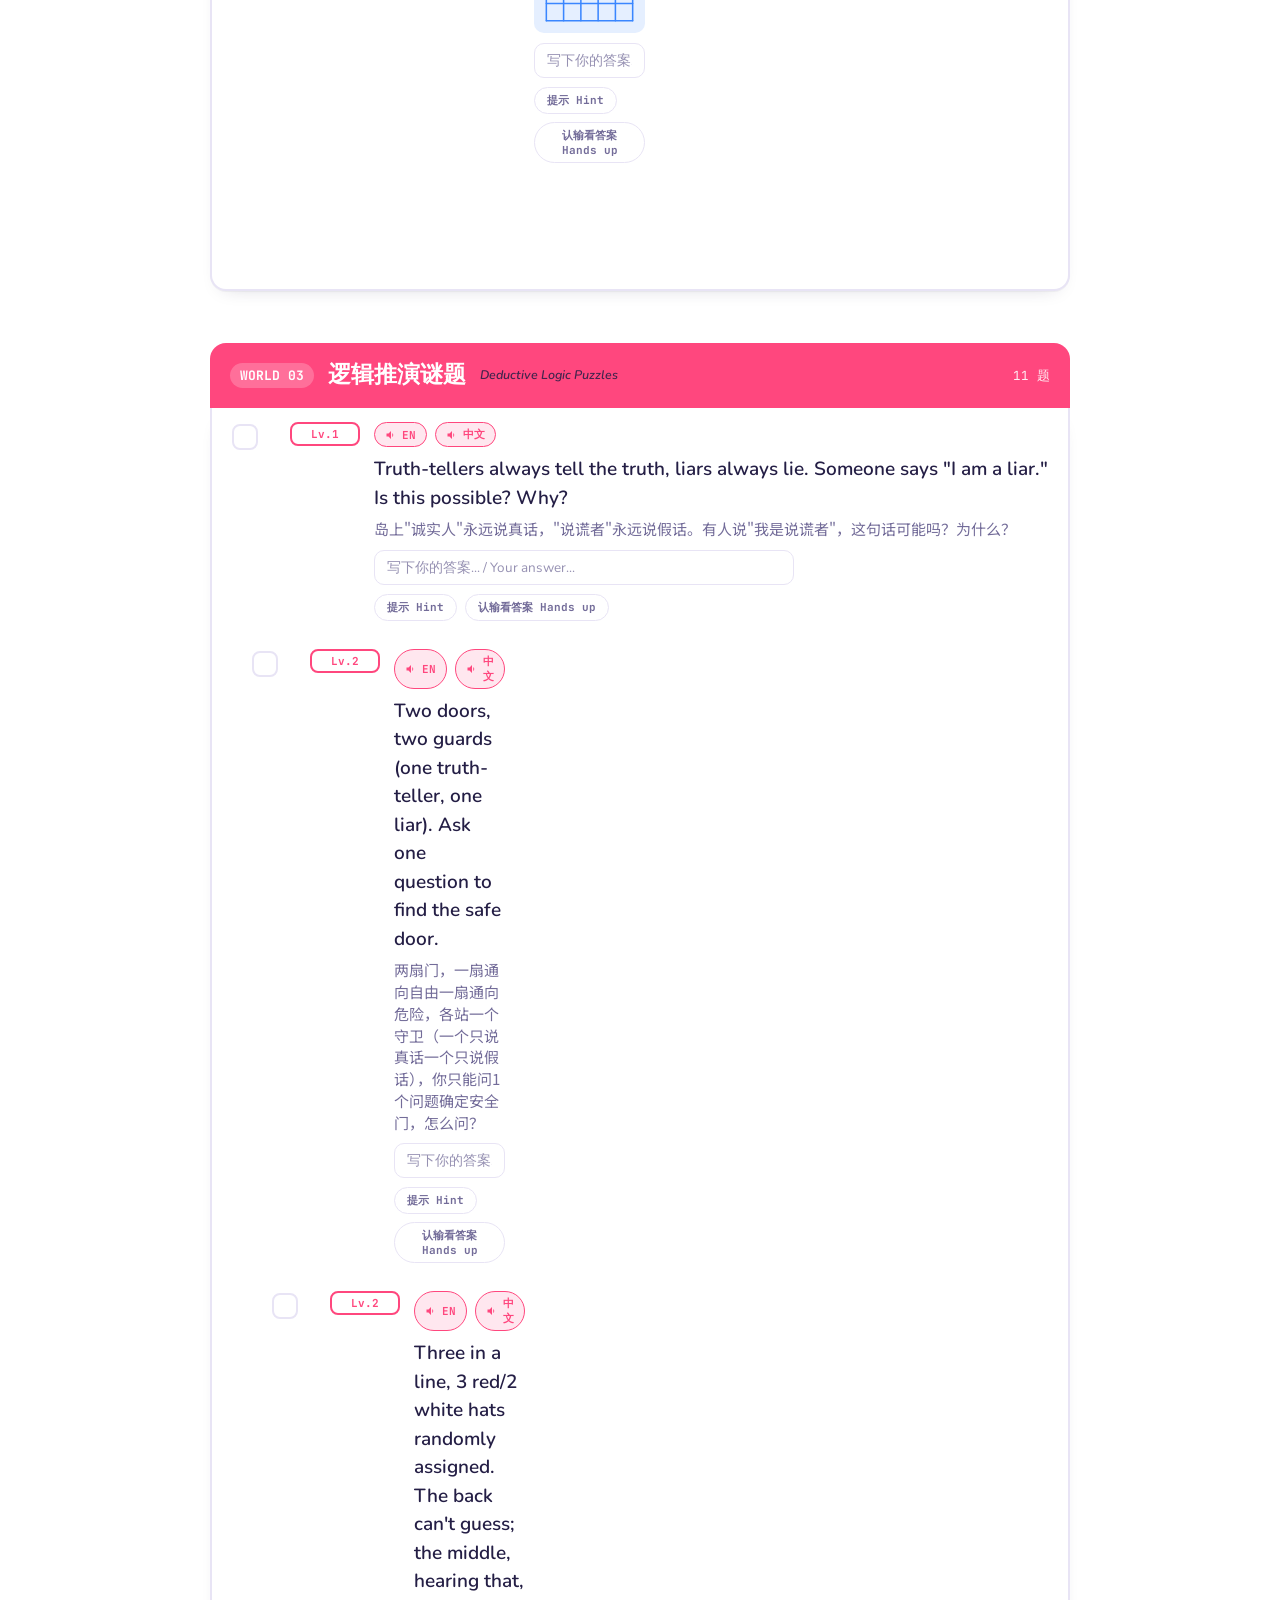
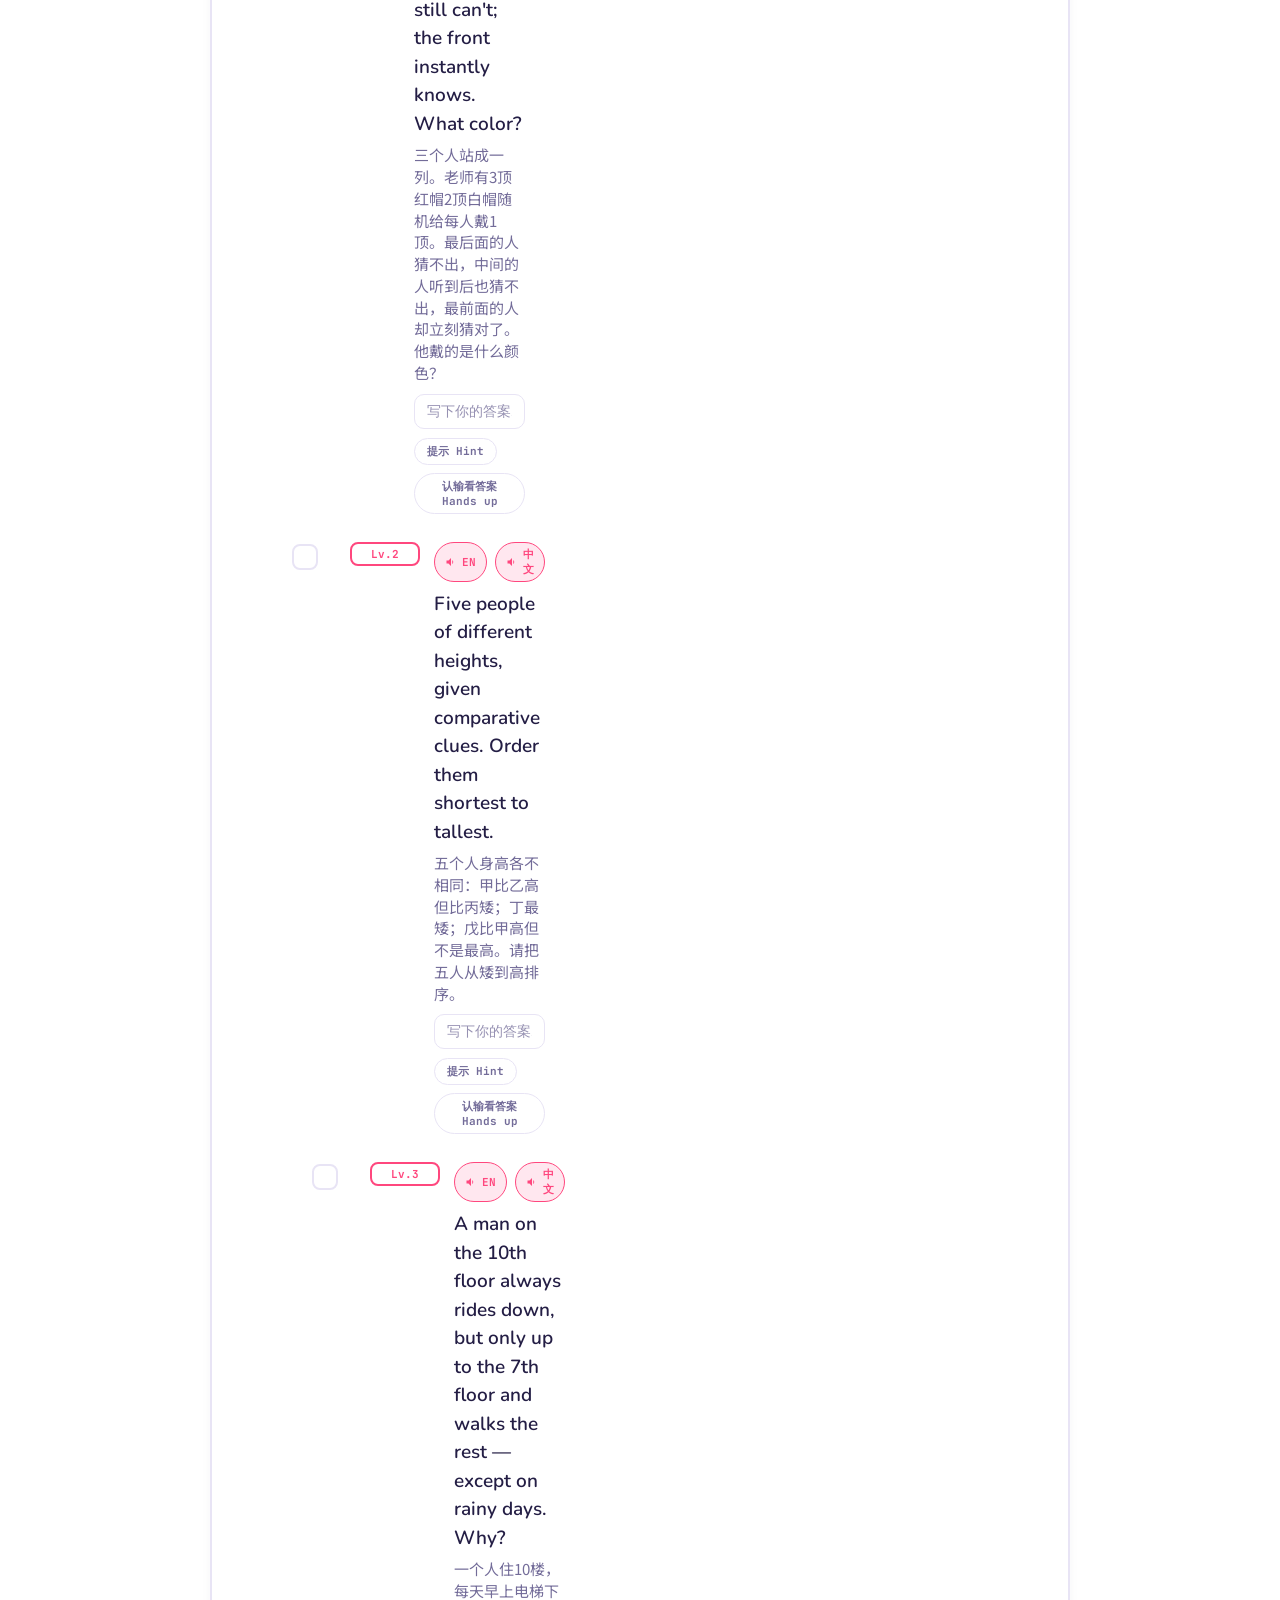
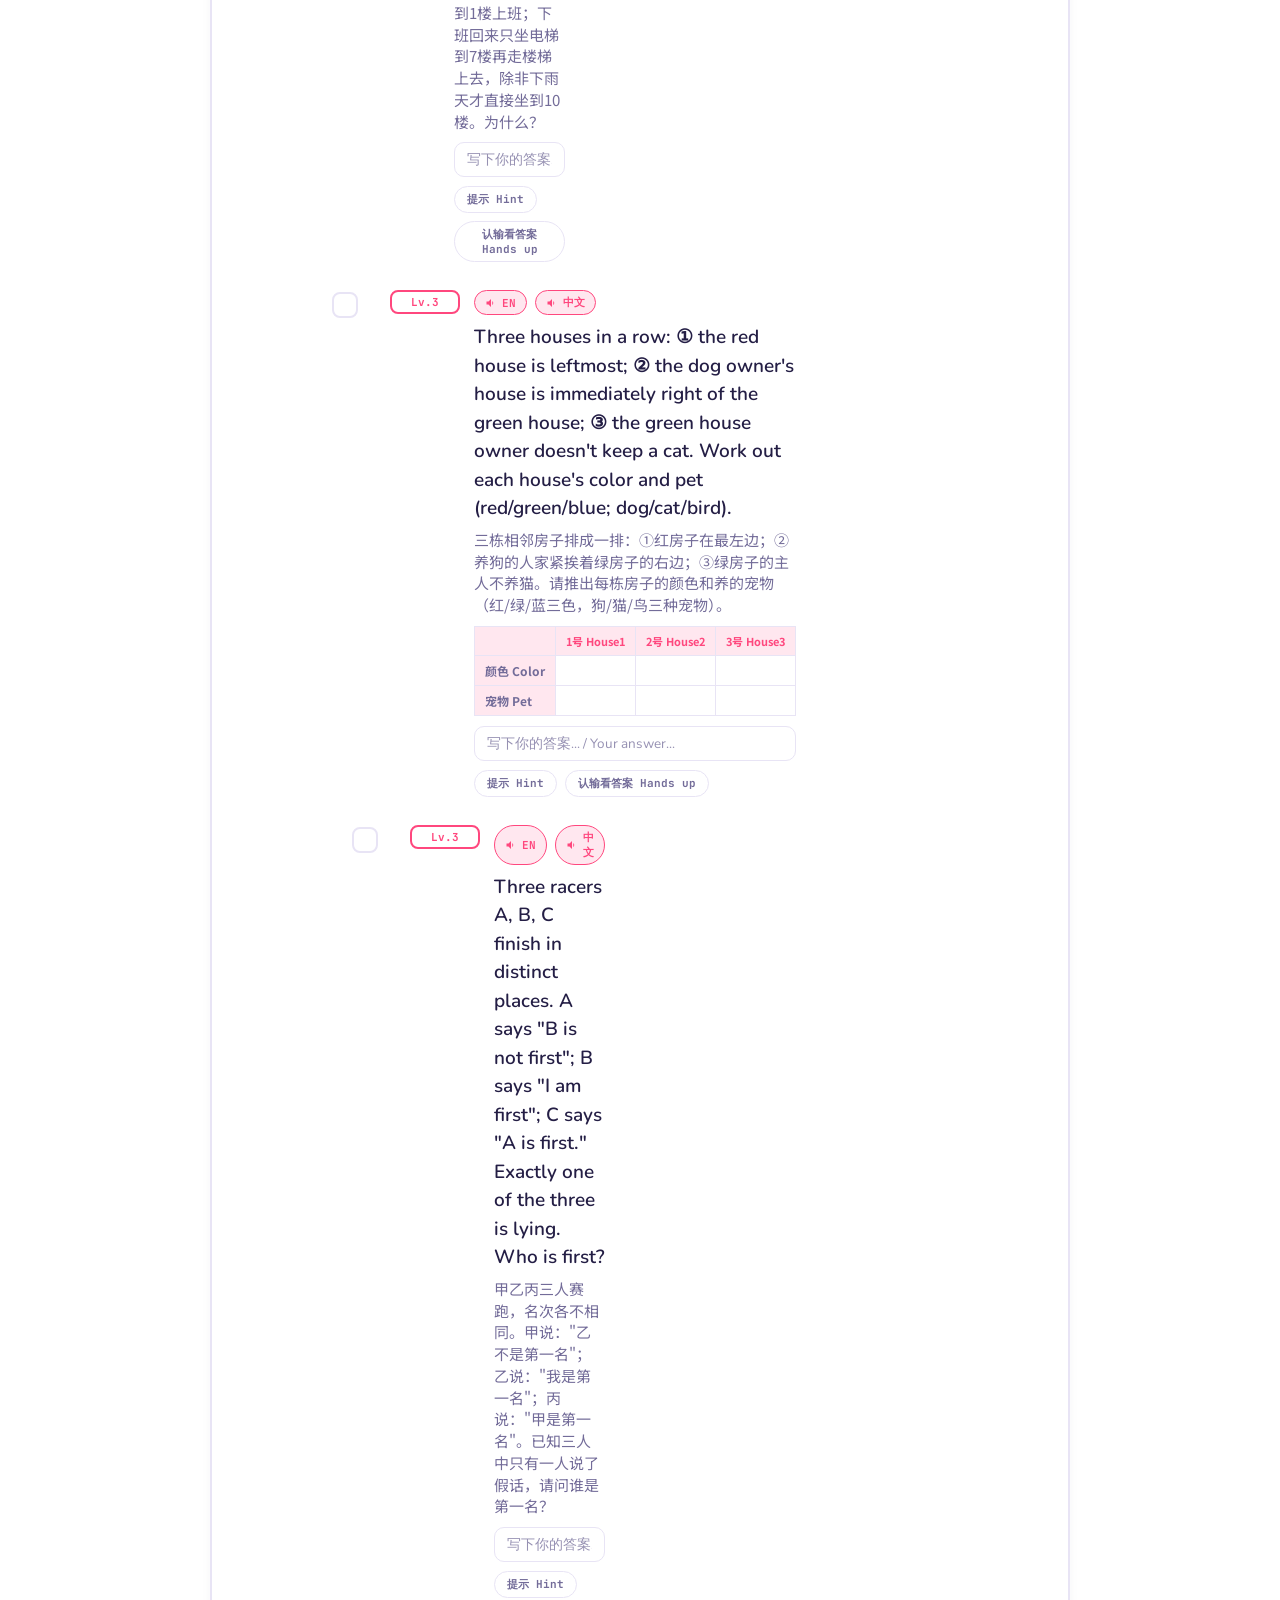
<file: grade5-6.html>
<!doctype html>
<html lang="zh">
<head>
<meta charset="utf-8">
<meta name="viewport" content="width=device-width, initial-scale=1">
<title>思维闯关 · 五六年级 · 奥数基础题库</title>
<meta name="description" content="面向五六年级的奥数思维训练题，六大板块，中英对照，配图示，家长中心可查看每日进度。">
<link rel="icon" href="data:image/svg+xml,%3Csvg xmlns='http://www.w3.org/2000/svg' viewBox='0 0 100 100'%3E%3Crect width='100' height='100' rx='22' fill='%23E8792C'/%3E%3Cpath d='M30 38a12 12 0 0 1 12-12h4a8 8 0 0 0 8 8 8 8 0 0 0 8-8h4a12 12 0 0 1 12 12v4a8 8 0 0 0-8 8 8 8 0 0 0 8 8v4a12 12 0 0 1-12 12h-4a8 8 0 0 0-8-8 8 8 0 0 0-8 8h-4a12 12 0 0 1-12-12v-4a8 8 0 0 0 8-8 8 8 0 0 0-8-8z' fill='%23FFF8EC'/%3E%3C/svg%3E">
<link rel="preconnect" href="https://fonts.googleapis.com">
<link rel="preconnect" href="https://fonts.gstatic.com" crossorigin>
<link href="https://fonts.googleapis.com/css2?family=Baloo+2:wght@500;700;800&family=Nunito:ital,wght@0,400;0,600;0,800;1,600&family=JetBrains+Mono:wght@500;700&family=Noto+Sans+SC:wght@400;600;800&display=swap" rel="stylesheet">
<link rel="stylesheet" href="shared.css">
</head>
<body>

<div class="hud">
  <div class="wrap hud-inner">
    <div class="hud-score">已闯关 <b id="hudCount">0</b> / 60</div>
    <div class="hud-bar"><i id="hudFill"></i></div>
    <div class="hud-worlds">
      <a href="#m1" title="称重与信息推理" style="--card-c:var(--w1)">01</a>
      <a href="#m2" title="组合与计数思维" style="--card-c:var(--w2)">02</a>
      <a href="#m3" title="逻辑推演谜题" style="--card-c:var(--w3)">03</a>
      <a href="#m4" title="空间与几何思维" style="--card-c:var(--w4)">04</a>
      <a href="#m5" title="数字游戏与数论" style="--card-c:var(--w5)">05</a>
      <a href="#m6" title="策略博弈与决策" style="--card-c:var(--w6)">06</a>
      <a href="#m7" title="AI时代思维" style="--card-c:var(--w7)">07</a>
    </div>
    <button class="theme-btn" id="themeBtn" aria-label="切换深浅色模式">◐</button>
  </div>
</div>

<div class="wrap">

<header class="hero">
  <p class="kicker"><span class="dot"></span>Grade 5-6 · Foundation Level</p>
  <h1>思维闯关<span class="accent">五六年级</span></h1>
  <p class="sub">五六年级适龄的经典奥数题型，六个板块由浅入深，帮孩子把思维练扎实，为以后的竞赛打基础。
    <span class="en">Grade 5-6 level classic olympiad-style puzzles across six themed worlds — building the thinking skills that competition math rewards.</span>
  </p>
</header>

<nav class="map">
  <a href="#m1"><span class="num">WORLD 01 · 10题</span><span class="name">称重与信息推理</span><span class="en">Weighing &amp; Information Logic</span>
    <span class="prog"><span class="track"><i data-prog="m1"></i></span><span data-count="m1">0/10</span></span></a>
  <a href="#m2"><span class="num">WORLD 02 · 9题</span><span class="name">组合与计数思维</span><span class="en">Combinatorics &amp; Counting</span>
    <span class="prog"><span class="track"><i data-prog="m2"></i></span><span data-count="m2">0/9</span></span></a>
  <a href="#m3"><span class="num">WORLD 03 · 11题</span><span class="name">逻辑推演谜题</span><span class="en">Deductive Logic Puzzles</span>
    <span class="prog"><span class="track"><i data-prog="m3"></i></span><span data-count="m3">0/11</span></span></a>
  <a href="#m4"><span class="num">WORLD 04 · 9题</span><span class="name">空间与几何思维</span><span class="en">Spatial &amp; Geometric Thinking</span>
    <span class="prog"><span class="track"><i data-prog="m4"></i></span><span data-count="m4">0/9</span></span></a>
  <a href="#m5"><span class="num">WORLD 05 · 10题</span><span class="name">数字游戏与数论</span><span class="en">Number Games &amp; Number Theory</span>
    <span class="prog"><span class="track"><i data-prog="m5"></i></span><span data-count="m5">0/10</span></span></a>
  <a href="#m6"><span class="num">WORLD 06 · 8题</span><span class="name">策略博弈与决策</span><span class="en">Game Strategy &amp; Optimal Decisions</span>
    <span class="prog"><span class="track"><i data-prog="m6"></i></span><span data-count="m6">0/8</span></span></a>
  <a href="#m7"><span class="num">WORLD 07 · 3题</span><span class="name">AI时代思维</span><span class="en">AI-Era Thinking</span>
    <span class="prog"><span class="track"><i data-prog="m7"></i></span><span data-count="m7">0/3</span></span></a>
</nav>

<section class="world" id="m1">
  <div class="world-head">
    <span class="badge">WORLD 01</span>
    <h2>称重与信息推理</h2>
    <span class="en">Weighing &amp; Information Logic</span>
    <span class="count">10 题</span>
  </div>
  <div class="quests">
    <div class="quest" data-q="m1-01"><label class="chk"><input type="checkbox"><span class="box"><svg viewBox="0 0 24 24" fill="none"><path d="M4 12l5 5L20 6" stroke="white" stroke-width="3" stroke-linecap="round" stroke-linejoin="round"/></svg></span></label><span class="lv" data-lv="1">Lv.1</span><div><div class="speak-row"><button type="button" class="speak-btn" data-lang="en-US" aria-label="Read in English"><svg viewBox="0 0 24 24" fill="currentColor"><path d="M3 9v6h4l5 5V4L7 9H3z"/><path d="M16.5 12c0-1.77-.77-3.29-2-4.24v8.48c1.23-.95 2-2.47 2-4.24z"/></svg>EN</button><button type="button" class="speak-btn" data-lang="zh-CN" aria-label="朗读中文"><svg viewBox="0 0 24 24" fill="currentColor"><path d="M3 9v6h4l5 5V4L7 9H3z"/><path d="M16.5 12c0-1.77-.77-3.29-2-4.24v8.48c1.23-.95 2-2.47 2-4.24z"/></svg>中文</button></div><div class="en">Three identical-looking balls, one heavier. Find it in a single weighing.</div><div class="zh">3个外表相同的球，其中1个较重，只称1次，找出较重的球。</div><div class="answer-row"><input type="text" class="answer-input" placeholder="写下你的答案... / Your answer..."></div><div class="help-row"><button type="button" class="help-btn hint-btn">提示 Hint</button><button type="button" class="help-btn giveup-btn">认输看答案 Hands up</button></div><div class="hint-box" hidden></div><div class="answer-box" hidden></div></div>
    <div class="quest" data-q="m1-02"><label class="chk"><input type="checkbox"><span class="box"><svg viewBox="0 0 24 24" fill="none"><path d="M4 12l5 5L20 6" stroke="white" stroke-width="3" stroke-linecap="round" stroke-linejoin="round"/></svg></span></label><span class="lv" data-lv="1">Lv.1</span><div><div class="speak-row"><button type="button" class="speak-btn" data-lang="en-US" aria-label="Read in English"><svg viewBox="0 0 24 24" fill="currentColor"><path d="M3 9v6h4l5 5V4L7 9H3z"/><path d="M16.5 12c0-1.77-.77-3.29-2-4.24v8.48c1.23-.95 2-2.47 2-4.24z"/></svg>EN</button><button type="button" class="speak-btn" data-lang="zh-CN" aria-label="朗读中文"><svg viewBox="0 0 24 24" fill="currentColor"><path d="M3 9v6h4l5 5V4L7 9H3z"/><path d="M16.5 12c0-1.77-.77-3.29-2-4.24v8.48c1.23-.95 2-2.47 2-4.24z"/></svg>中文</button></div><div class="en">With only 1 weighing, what's the largest number of balls (one known heavier) you can always identify? Try 4 balls — can you guarantee finding it in a single weighing? Why not?</div><div class="zh">只称1次，最多能从几个球里保证找出较重的那个？试试4个球——1次称重能保证找到吗？为什么不行？</div><div class="answer-row"><input type="text" class="answer-input" placeholder="写下你的答案... / Your answer..."></div><div class="help-row"><button type="button" class="help-btn hint-btn">提示 Hint</button><button type="button" class="help-btn giveup-btn">认输看答案 Hands up</button></div><div class="hint-box" hidden></div><div class="answer-box" hidden></div></div>
    <div class="quest" data-q="m1-03"><label class="chk"><input type="checkbox"><span class="box"><svg viewBox="0 0 24 24" fill="none"><path d="M4 12l5 5L20 6" stroke="white" stroke-width="3" stroke-linecap="round" stroke-linejoin="round"/></svg></span></label><span class="lv" data-lv="2">Lv.2</span><div><div class="speak-row"><button type="button" class="speak-btn" data-lang="en-US" aria-label="Read in English"><svg viewBox="0 0 24 24" fill="currentColor"><path d="M3 9v6h4l5 5V4L7 9H3z"/><path d="M16.5 12c0-1.77-.77-3.29-2-4.24v8.48c1.23-.95 2-2.47 2-4.24z"/></svg>EN</button><button type="button" class="speak-btn" data-lang="zh-CN" aria-label="朗读中文"><svg viewBox="0 0 24 24" fill="currentColor"><path d="M3 9v6h4l5 5V4L7 9H3z"/><path d="M16.5 12c0-1.77-.77-3.29-2-4.24v8.48c1.23-.95 2-2.47 2-4.24z"/></svg>中文</button></div><div class="en">Eight balls, one heavier. Find it in two weighings.</div><div class="zh">8个球中有1个较重，只称2次找出。</div><div class="answer-row"><input type="text" class="answer-input" placeholder="写下你的答案... / Your answer..."></div><div class="help-row"><button type="button" class="help-btn hint-btn">提示 Hint</button><button type="button" class="help-btn giveup-btn">认输看答案 Hands up</button></div><div class="hint-box" hidden></div><div class="answer-box" hidden></div></div>
    <div class="quest" data-q="m1-04"><label class="chk"><input type="checkbox"><span class="box"><svg viewBox="0 0 24 24" fill="none"><path d="M4 12l5 5L20 6" stroke="white" stroke-width="3" stroke-linecap="round" stroke-linejoin="round"/></svg></span></label><span class="lv" data-lv="2">Lv.2</span><div><div class="speak-row"><button type="button" class="speak-btn" data-lang="en-US" aria-label="Read in English"><svg viewBox="0 0 24 24" fill="currentColor"><path d="M3 9v6h4l5 5V4L7 9H3z"/><path d="M16.5 12c0-1.77-.77-3.29-2-4.24v8.48c1.23-.95 2-2.47 2-4.24z"/></svg>EN</button><button type="button" class="speak-btn" data-lang="zh-CN" aria-label="朗读中文"><svg viewBox="0 0 24 24" fill="currentColor"><path d="M3 9v6h4l5 5V4L7 9H3z"/><path d="M16.5 12c0-1.77-.77-3.29-2-4.24v8.48c1.23-.95 2-2.47 2-4.24z"/></svg>中文</button></div><div class="en">Nine balls, one heavier. Find it in two weighings.</div><div class="zh">9个球中有1个较重，只称2次找出。</div><div class="answer-row"><input type="text" class="answer-input" placeholder="写下你的答案... / Your answer..."></div><div class="help-row"><button type="button" class="help-btn hint-btn">提示 Hint</button><button type="button" class="help-btn giveup-btn">认输看答案 Hands up</button></div><div class="hint-box" hidden></div><div class="answer-box" hidden></div></div>
    <div class="quest" data-q="m1-05"><label class="chk"><input type="checkbox"><span class="box"><svg viewBox="0 0 24 24" fill="none"><path d="M4 12l5 5L20 6" stroke="white" stroke-width="3" stroke-linecap="round" stroke-linejoin="round"/></svg></span></label><span class="lv" data-lv="2">Lv.2</span><div><div class="speak-row"><button type="button" class="speak-btn" data-lang="en-US" aria-label="Read in English"><svg viewBox="0 0 24 24" fill="currentColor"><path d="M3 9v6h4l5 5V4L7 9H3z"/><path d="M16.5 12c0-1.77-.77-3.29-2-4.24v8.48c1.23-.95 2-2.47 2-4.24z"/></svg>EN</button><button type="button" class="speak-btn" data-lang="zh-CN" aria-label="朗读中文"><svg viewBox="0 0 24 24" fill="currentColor"><path d="M3 9v6h4l5 5V4L7 9H3z"/><path d="M16.5 12c0-1.77-.77-3.29-2-4.24v8.48c1.23-.95 2-2.47 2-4.24z"/></svg>中文</button></div><div class="en">Guess a number between 1 and 20, told "higher/lower" each time. Max guesses needed?</div><div class="zh">1~20之间猜一个数，每次告诉你"大了/小了"，最多几次必猜中？</div><div class="answer-row"><input type="text" class="answer-input" placeholder="写下你的答案... / Your answer..."></div><div class="help-row"><button type="button" class="help-btn hint-btn">提示 Hint</button><button type="button" class="help-btn giveup-btn">认输看答案 Hands up</button></div><div class="hint-box" hidden></div><div class="answer-box" hidden></div></div>
    <div class="quest" data-q="m1-06"><label class="chk"><input type="checkbox"><span class="box"><svg viewBox="0 0 24 24" fill="none"><path d="M4 12l5 5L20 6" stroke="white" stroke-width="3" stroke-linecap="round" stroke-linejoin="round"/></svg></span></label><span class="lv" data-lv="2">Lv.2</span><div><div class="speak-row"><button type="button" class="speak-btn" data-lang="en-US" aria-label="Read in English"><svg viewBox="0 0 24 24" fill="currentColor"><path d="M3 9v6h4l5 5V4L7 9H3z"/><path d="M16.5 12c0-1.77-.77-3.29-2-4.24v8.48c1.23-.95 2-2.47 2-4.24z"/></svg>EN</button><button type="button" class="speak-btn" data-lang="zh-CN" aria-label="朗读中文"><svg viewBox="0 0 24 24" fill="currentColor"><path d="M3 9v6h4l5 5V4L7 9H3z"/><path d="M16.5 12c0-1.77-.77-3.29-2-4.24v8.48c1.23-.95 2-2.47 2-4.24z"/></svg>中文</button></div><div class="en">Guess a number between 1 and 100. After each guess you're told "too high" or "too low." What strategy guarantees success within 7 guesses?</div><div class="zh">1~100之间猜一个数，每次猜完都会被告知"大了"还是"小了"。用什么策略最多7次内必中？</div><div class="answer-row"><input type="text" class="answer-input" placeholder="写下你的答案... / Your answer..."></div><div class="help-row"><button type="button" class="help-btn hint-btn">提示 Hint</button><button type="button" class="help-btn giveup-btn">认输看答案 Hands up</button></div><div class="hint-box" hidden></div><div class="answer-box" hidden></div></div>
    <div class="quest" data-q="m1-07"><label class="chk"><input type="checkbox"><span class="box"><svg viewBox="0 0 24 24" fill="none"><path d="M4 12l5 5L20 6" stroke="white" stroke-width="3" stroke-linecap="round" stroke-linejoin="round"/></svg></span></label><span class="lv" data-lv="2">Lv.2</span><div><div class="speak-row"><button type="button" class="speak-btn" data-lang="en-US" aria-label="Read in English"><svg viewBox="0 0 24 24" fill="currentColor"><path d="M3 9v6h4l5 5V4L7 9H3z"/><path d="M16.5 12c0-1.77-.77-3.29-2-4.24v8.48c1.23-.95 2-2.47 2-4.24z"/></svg>EN</button><button type="button" class="speak-btn" data-lang="zh-CN" aria-label="朗读中文"><svg viewBox="0 0 24 24" fill="currentColor"><path d="M3 9v6h4l5 5V4L7 9H3z"/><path d="M16.5 12c0-1.77-.77-3.29-2-4.24v8.48c1.23-.95 2-2.47 2-4.24z"/></svg>中文</button></div><div class="en">Two boxes, both mislabeled ("red balls"/"blue balls" but swapped). Draw once to fix both labels.</div><div class="zh">两个盒子标签全部贴错（一个写"红球"一个写"蓝球"，但实际都装反了），只摸1次就能纠正标签，怎么摸？</div><div class="answer-row"><input type="text" class="answer-input" placeholder="写下你的答案... / Your answer..."></div><div class="help-row"><button type="button" class="help-btn hint-btn">提示 Hint</button><button type="button" class="help-btn giveup-btn">认输看答案 Hands up</button></div><div class="hint-box" hidden></div><div class="answer-box" hidden></div></div>
    <div class="quest" data-q="m1-08"><label class="chk"><input type="checkbox"><span class="box"><svg viewBox="0 0 24 24" fill="none"><path d="M4 12l5 5L20 6" stroke="white" stroke-width="3" stroke-linecap="round" stroke-linejoin="round"/></svg></span></label><span class="lv" data-lv="3">Lv.3</span><div><div class="speak-row"><button type="button" class="speak-btn" data-lang="en-US" aria-label="Read in English"><svg viewBox="0 0 24 24" fill="currentColor"><path d="M3 9v6h4l5 5V4L7 9H3z"/><path d="M16.5 12c0-1.77-.77-3.29-2-4.24v8.48c1.23-.95 2-2.47 2-4.24z"/></svg>EN</button><button type="button" class="speak-btn" data-lang="zh-CN" aria-label="朗读中文"><svg viewBox="0 0 24 24" fill="currentColor"><path d="M3 9v6h4l5 5V4L7 9H3z"/><path d="M16.5 12c0-1.77-.77-3.29-2-4.24v8.48c1.23-.95 2-2.47 2-4.24z"/></svg>中文</button></div><div class="en">Three boxes labeled "apples/oranges/mixed" — all wrong. Open one, look at one fruit, deduce all contents.</div><div class="zh">三个盒子标签全错（"苹果""橙子""混合"），只开1个盒子看1个水果，推出全部盒子内容。</div><div class="answer-row"><input type="text" class="answer-input" placeholder="写下你的答案... / Your answer..."></div><div class="help-row"><button type="button" class="help-btn hint-btn">提示 Hint</button><button type="button" class="help-btn giveup-btn">认输看答案 Hands up</button></div><div class="hint-box" hidden></div><div class="answer-box" hidden></div></div>
    <div class="quest" data-q="m1-09"><label class="chk"><input type="checkbox"><span class="box"><svg viewBox="0 0 24 24" fill="none"><path d="M4 12l5 5L20 6" stroke="white" stroke-width="3" stroke-linecap="round" stroke-linejoin="round"/></svg></span></label><span class="lv" data-lv="3">Lv.3</span><div><div class="speak-row"><button type="button" class="speak-btn" data-lang="en-US" aria-label="Read in English"><svg viewBox="0 0 24 24" fill="currentColor"><path d="M3 9v6h4l5 5V4L7 9H3z"/><path d="M16.5 12c0-1.77-.77-3.29-2-4.24v8.48c1.23-.95 2-2.47 2-4.24z"/></svg>EN</button><button type="button" class="speak-btn" data-lang="zh-CN" aria-label="朗读中文"><svg viewBox="0 0 24 24" fill="currentColor"><path d="M3 9v6h4l5 5V4L7 9H3z"/><path d="M16.5 12c0-1.77-.77-3.29-2-4.24v8.48c1.23-.95 2-2.47 2-4.24z"/></svg>中文</button></div><div class="en">12 coins, one fake and known heavier. Find it in 3 weighings.</div><div class="zh">12枚硬币中有1枚假币，已知假币更重，3次称重找出。</div><div class="answer-row"><input type="text" class="answer-input" placeholder="写下你的答案... / Your answer..."></div><div class="help-row"><button type="button" class="help-btn hint-btn">提示 Hint</button><button type="button" class="help-btn giveup-btn">认输看答案 Hands up</button></div><div class="hint-box" hidden></div><div class="answer-box" hidden></div></div>
    <div class="quest" data-q="m1-16"><label class="chk"><input type="checkbox"><span class="box"><svg viewBox="0 0 24 24" fill="none"><path d="M4 12l5 5L20 6" stroke="white" stroke-width="3" stroke-linecap="round" stroke-linejoin="round"/></svg></span></label><span class="lv" data-lv="5">Lv.5</span><div><div class="speak-row"><button type="button" class="speak-btn" data-lang="en-US" aria-label="Read in English"><svg viewBox="0 0 24 24" fill="currentColor"><path d="M3 9v6h4l5 5V4L7 9H3z"/><path d="M16.5 12c0-1.77-.77-3.29-2-4.24v8.48c1.23-.95 2-2.47 2-4.24z"/></svg>EN</button><button type="button" class="speak-btn" data-lang="zh-CN" aria-label="朗读中文"><svg viewBox="0 0 24 24" fill="currentColor"><path d="M3 9v6h4l5 5V4L7 9H3z"/><path d="M16.5 12c0-1.77-.77-3.29-2-4.24v8.48c1.23-.95 2-2.47 2-4.24z"/></svg>中文</button></div><div class="en">10 barrels of pills; one barrel's pills are each 1g light. Using a digital scale just once, find the bad barrel.</div><div class="zh">10桶药丸，其中1桶每粒都轻1克，正常药丸每粒10克，只用1次称重（电子秤）找出哪一桶是假的。</div><div class="answer-row"><input type="text" class="answer-input" placeholder="写下你的答案... / Your answer..."></div><div class="help-row"><button type="button" class="help-btn hint-btn">提示 Hint</button><button type="button" class="help-btn giveup-btn">认输看答案 Hands up</button></div><div class="hint-box" hidden></div><div class="answer-box" hidden></div></div>
  </div>
</section>

<section class="world" id="m2">
  <div class="world-head">
    <span class="badge">WORLD 02</span>
    <h2>组合与计数思维</h2>
    <span class="en">Combinatorics &amp; Counting</span>
    <span class="count">9 题</span>
  </div>
  <div class="quests">
    <div class="quest" data-q="m2-01"><label class="chk"><input type="checkbox"><span class="box"><svg viewBox="0 0 24 24" fill="none"><path d="M4 12l5 5L20 6" stroke="white" stroke-width="3" stroke-linecap="round" stroke-linejoin="round"/></svg></span></label><span class="lv" data-lv="1">Lv.1</span><div><div class="speak-row"><button type="button" class="speak-btn" data-lang="en-US" aria-label="Read in English"><svg viewBox="0 0 24 24" fill="currentColor"><path d="M3 9v6h4l5 5V4L7 9H3z"/><path d="M16.5 12c0-1.77-.77-3.29-2-4.24v8.48c1.23-.95 2-2.47 2-4.24z"/></svg>EN</button><button type="button" class="speak-btn" data-lang="zh-CN" aria-label="朗读中文"><svg viewBox="0 0 24 24" fill="currentColor"><path d="M3 9v6h4l5 5V4L7 9H3z"/><path d="M16.5 12c0-1.77-.77-3.29-2-4.24v8.48c1.23-.95 2-2.47 2-4.24z"/></svg>中文</button></div><div class="en">At a party of 8, everyone shakes hands with everyone else once. Total handshakes?</div><div class="zh">8个人的聚会，每两人握手一次，一共握手多少次？</div><div class="answer-row"><input type="text" class="answer-input" placeholder="写下你的答案... / Your answer..."></div><div class="help-row"><button type="button" class="help-btn hint-btn">提示 Hint</button><button type="button" class="help-btn giveup-btn">认输看答案 Hands up</button></div><div class="hint-box" hidden></div><div class="answer-box" hidden></div></div>
    <div class="quest" data-q="m2-02"><label class="chk"><input type="checkbox"><span class="box"><svg viewBox="0 0 24 24" fill="none"><path d="M4 12l5 5L20 6" stroke="white" stroke-width="3" stroke-linecap="round" stroke-linejoin="round"/></svg></span></label><span class="lv" data-lv="1">Lv.1</span><div><div class="speak-row"><button type="button" class="speak-btn" data-lang="en-US" aria-label="Read in English"><svg viewBox="0 0 24 24" fill="currentColor"><path d="M3 9v6h4l5 5V4L7 9H3z"/><path d="M16.5 12c0-1.77-.77-3.29-2-4.24v8.48c1.23-.95 2-2.47 2-4.24z"/></svg>EN</button><button type="button" class="speak-btn" data-lang="zh-CN" aria-label="朗读中文"><svg viewBox="0 0 24 24" fill="currentColor"><path d="M3 9v6h4l5 5V4L7 9H3z"/><path d="M16.5 12c0-1.77-.77-3.29-2-4.24v8.48c1.23-.95 2-2.47 2-4.24z"/></svg>中文</button></div><div class="en">How many diagonals does a hexagon have?</div><div class="zh">一个六边形，能画出多少条对角线？</div><div class="quest-diagram"><svg viewBox="0 0 200 230" role="img" aria-label="hexagon with sides and example diagonals"><rect x="0" y="0" width="200" height="230" rx="16" fill="var(--w2-soft)"/><polygon points="100,30 160.6,65 160.6,135 100,170 39.4,135 39.4,65" fill="none" stroke="var(--w2)" stroke-width="4" stroke-linejoin="round"/><line x1="100" y1="30" x2="160.6" y2="135" stroke="var(--w2)" stroke-width="2.5" stroke-dasharray="5,4" opacity="0.85"/><line x1="100" y1="30" x2="100" y2="170" stroke="var(--w2)" stroke-width="2.5" stroke-dasharray="5,4" opacity="0.85"/><line x1="160.6" y1="65" x2="39.4" y2="135" stroke="var(--w2)" stroke-width="2.5" stroke-dasharray="5,4" opacity="0.85"/><line x1="20" y1="203" x2="40" y2="203" stroke="var(--w2)" stroke-width="4"/><text x="46" y="207" font-size="11" fill="var(--ink-soft)">边 Side</text><line x1="20" y1="221" x2="40" y2="221" stroke="var(--w2)" stroke-width="2.5" stroke-dasharray="5,4"/><text x="46" y="225" font-size="11" fill="var(--ink-soft)">对角线 Diagonal</text></svg></div><div class="answer-row"><input type="text" class="answer-input" placeholder="写下你的答案... / Your answer..."></div><div class="help-row"><button type="button" class="help-btn hint-btn">提示 Hint</button><button type="button" class="help-btn giveup-btn">认输看答案 Hands up</button></div><div class="hint-box" hidden></div><div class="answer-box" hidden></div></div>
    <div class="quest" data-q="m2-03"><label class="chk"><input type="checkbox"><span class="box"><svg viewBox="0 0 24 24" fill="none"><path d="M4 12l5 5L20 6" stroke="white" stroke-width="3" stroke-linecap="round" stroke-linejoin="round"/></svg></span></label><span class="lv" data-lv="2">Lv.2</span><div><div class="speak-row"><button type="button" class="speak-btn" data-lang="en-US" aria-label="Read in English"><svg viewBox="0 0 24 24" fill="currentColor"><path d="M3 9v6h4l5 5V4L7 9H3z"/><path d="M16.5 12c0-1.77-.77-3.29-2-4.24v8.48c1.23-.95 2-2.47 2-4.24z"/></svg>EN</button><button type="button" class="speak-btn" data-lang="zh-CN" aria-label="朗读中文"><svg viewBox="0 0 24 24" fill="currentColor"><path d="M3 9v6h4l5 5V4L7 9H3z"/><path d="M16.5 12c0-1.77-.77-3.29-2-4.24v8.48c1.23-.95 2-2.47 2-4.24z"/></svg>中文</button></div><div class="en">In a 4×4 grid, how many squares of all sizes can you count?</div><div class="zh">一个4×4的方格网中，一共能数出多少个大小不同的正方形？</div><div class="quest-diagram"><svg viewBox="0 0 180 180" role="img" aria-label="4 by 4 grid"><rect x="0" y="0" width="180" height="180" rx="16" fill="var(--w2-soft)"/><g stroke="var(--w2)" stroke-width="3" stroke-linecap="round"><line x1="20" y1="20" x2="160" y2="20"/><line x1="20" y1="55" x2="160" y2="55"/><line x1="20" y1="90" x2="160" y2="90"/><line x1="20" y1="125" x2="160" y2="125"/><line x1="20" y1="160" x2="160" y2="160"/><line x1="20" y1="20" x2="20" y2="160"/><line x1="55" y1="20" x2="55" y2="160"/><line x1="90" y1="20" x2="90" y2="160"/><line x1="125" y1="20" x2="125" y2="160"/><line x1="160" y1="20" x2="160" y2="160"/></g></svg></div><div class="answer-row"><input type="text" class="answer-input" placeholder="写下你的答案... / Your answer..."></div><div class="help-row"><button type="button" class="help-btn hint-btn">提示 Hint</button><button type="button" class="help-btn giveup-btn">认输看答案 Hands up</button></div><div class="hint-box" hidden></div><div class="answer-box" hidden></div></div>
    <div class="quest" data-q="m2-06"><label class="chk"><input type="checkbox"><span class="box"><svg viewBox="0 0 24 24" fill="none"><path d="M4 12l5 5L20 6" stroke="white" stroke-width="3" stroke-linecap="round" stroke-linejoin="round"/></svg></span></label><span class="lv" data-lv="3">Lv.3</span><div><div class="speak-row"><button type="button" class="speak-btn" data-lang="en-US" aria-label="Read in English"><svg viewBox="0 0 24 24" fill="currentColor"><path d="M3 9v6h4l5 5V4L7 9H3z"/><path d="M16.5 12c0-1.77-.77-3.29-2-4.24v8.48c1.23-.95 2-2.47 2-4.24z"/></svg>EN</button><button type="button" class="speak-btn" data-lang="zh-CN" aria-label="朗读中文"><svg viewBox="0 0 24 24" fill="currentColor"><path d="M3 9v6h4l5 5V4L7 9H3z"/><path d="M16.5 12c0-1.77-.77-3.29-2-4.24v8.48c1.23-.95 2-2.47 2-4.24z"/></svg>中文</button></div><div class="en">A pizza cut with 1 line gives 2 pieces, 2 lines give 4. Max for 3 cuts? 4 cuts? Find the pattern.</div><div class="zh">一个圆形披萨切1刀最多2块，切2刀最多4块，切3刀最多几块？切4刀呢？找出规律。</div><div class="answer-row"><input type="text" class="answer-input" placeholder="写下你的答案... / Your answer..."></div><div class="help-row"><button type="button" class="help-btn hint-btn">提示 Hint</button><button type="button" class="help-btn giveup-btn">认输看答案 Hands up</button></div><div class="hint-box" hidden></div><div class="answer-box" hidden></div></div>
    <div class="quest" data-q="m2-07"><label class="chk"><input type="checkbox"><span class="box"><svg viewBox="0 0 24 24" fill="none"><path d="M4 12l5 5L20 6" stroke="white" stroke-width="3" stroke-linecap="round" stroke-linejoin="round"/></svg></span></label><span class="lv" data-lv="3">Lv.3</span><div><div class="speak-row"><button type="button" class="speak-btn" data-lang="en-US" aria-label="Read in English"><svg viewBox="0 0 24 24" fill="currentColor"><path d="M3 9v6h4l5 5V4L7 9H3z"/><path d="M16.5 12c0-1.77-.77-3.29-2-4.24v8.48c1.23-.95 2-2.47 2-4.24z"/></svg>EN</button><button type="button" class="speak-btn" data-lang="zh-CN" aria-label="朗读中文"><svg viewBox="0 0 24 24" fill="currentColor"><path d="M3 9v6h4l5 5V4L7 9H3z"/><path d="M16.5 12c0-1.77-.77-3.29-2-4.24v8.48c1.23-.95 2-2.47 2-4.24z"/></svg>中文</button></div><div class="en">5 people line up for a photo. How many different orders are possible?</div><div class="zh">5个人排成一排拍照，一共有多少种不同的排列方式？</div><div class="answer-row"><input type="text" class="answer-input" placeholder="写下你的答案... / Your answer..."></div><div class="help-row"><button type="button" class="help-btn hint-btn">提示 Hint</button><button type="button" class="help-btn giveup-btn">认输看答案 Hands up</button></div><div class="hint-box" hidden></div><div class="answer-box" hidden></div></div>
    <div class="quest" data-q="m2-08"><label class="chk"><input type="checkbox"><span class="box"><svg viewBox="0 0 24 24" fill="none"><path d="M4 12l5 5L20 6" stroke="white" stroke-width="3" stroke-linecap="round" stroke-linejoin="round"/></svg></span></label><span class="lv" data-lv="3">Lv.3</span><div><div class="speak-row"><button type="button" class="speak-btn" data-lang="en-US" aria-label="Read in English"><svg viewBox="0 0 24 24" fill="currentColor"><path d="M3 9v6h4l5 5V4L7 9H3z"/><path d="M16.5 12c0-1.77-.77-3.29-2-4.24v8.48c1.23-.95 2-2.47 2-4.24z"/></svg>EN</button><button type="button" class="speak-btn" data-lang="zh-CN" aria-label="朗读中文"><svg viewBox="0 0 24 24" fill="currentColor"><path d="M3 9v6h4l5 5V4L7 9H3z"/><path d="M16.5 12c0-1.77-.77-3.29-2-4.24v8.48c1.23-.95 2-2.47 2-4.24z"/></svg>中文</button></div><div class="en">Using digits 1-5 (no repeats), how many different 3-digit numbers can be formed?</div><div class="zh">从1、2、3、4、5这5个数字中选3个组成三位数（不重复用同一数字），一共能组成多少个不同的三位数？</div><div class="answer-row"><input type="text" class="answer-input" placeholder="写下你的答案... / Your answer..."></div><div class="help-row"><button type="button" class="help-btn hint-btn">提示 Hint</button><button type="button" class="help-btn giveup-btn">认输看答案 Hands up</button></div><div class="hint-box" hidden></div><div class="answer-box" hidden></div></div>
    <div class="quest" data-q="m2-09"><label class="chk"><input type="checkbox"><span class="box"><svg viewBox="0 0 24 24" fill="none"><path d="M4 12l5 5L20 6" stroke="white" stroke-width="3" stroke-linecap="round" stroke-linejoin="round"/></svg></span></label><span class="lv" data-lv="3">Lv.3</span><div><div class="speak-row"><button type="button" class="speak-btn" data-lang="en-US" aria-label="Read in English"><svg viewBox="0 0 24 24" fill="currentColor"><path d="M3 9v6h4l5 5V4L7 9H3z"/><path d="M16.5 12c0-1.77-.77-3.29-2-4.24v8.48c1.23-.95 2-2.47 2-4.24z"/></svg>EN</button><button type="button" class="speak-btn" data-lang="zh-CN" aria-label="朗读中文"><svg viewBox="0 0 24 24" fill="currentColor"><path d="M3 9v6h4l5 5V4L7 9H3z"/><path d="M16.5 12c0-1.77-.77-3.29-2-4.24v8.48c1.23-.95 2-2.47 2-4.24z"/></svg>中文</button></div><div class="en">Rolling a die twice, how many outcome-pairs sum to 7?</div><div class="zh">一个骰子连续掷2次，两次点数之和等于7的组合有多少种？</div><div class="answer-row"><input type="text" class="answer-input" placeholder="写下你的答案... / Your answer..."></div><div class="help-row"><button type="button" class="help-btn hint-btn">提示 Hint</button><button type="button" class="help-btn giveup-btn">认输看答案 Hands up</button></div><div class="hint-box" hidden></div><div class="answer-box" hidden></div></div>
    <div class="quest" data-q="m2-10"><label class="chk"><input type="checkbox"><span class="box"><svg viewBox="0 0 24 24" fill="none"><path d="M4 12l5 5L20 6" stroke="white" stroke-width="3" stroke-linecap="round" stroke-linejoin="round"/></svg></span></label><span class="lv" data-lv="4">Lv.4</span><div><div class="speak-row"><button type="button" class="speak-btn" data-lang="en-US" aria-label="Read in English"><svg viewBox="0 0 24 24" fill="currentColor"><path d="M3 9v6h4l5 5V4L7 9H3z"/><path d="M16.5 12c0-1.77-.77-3.29-2-4.24v8.48c1.23-.95 2-2.47 2-4.24z"/></svg>EN</button><button type="button" class="speak-btn" data-lang="zh-CN" aria-label="朗读中文"><svg viewBox="0 0 24 24" fill="currentColor"><path d="M3 9v6h4l5 5V4L7 9H3z"/><path d="M16.5 12c0-1.77-.77-3.29-2-4.24v8.48c1.23-.95 2-2.47 2-4.24z"/></svg>中文</button></div><div class="en">At the same 8-person party, if 2 married couples skip shaking hands with their own spouse, how many handshakes actually happen?</div><div class="zh">同样8人的聚会，如果有2对夫妻互相不握手，实际发生了多少次握手？</div><div class="answer-row"><input type="text" class="answer-input" placeholder="写下你的答案... / Your answer..."></div><div class="help-row"><button type="button" class="help-btn hint-btn">提示 Hint</button><button type="button" class="help-btn giveup-btn">认输看答案 Hands up</button></div><div class="hint-box" hidden></div><div class="answer-box" hidden></div></div>
    <div class="quest" data-q="m2-12"><label class="chk"><input type="checkbox"><span class="box"><svg viewBox="0 0 24 24" fill="none"><path d="M4 12l5 5L20 6" stroke="white" stroke-width="3" stroke-linecap="round" stroke-linejoin="round"/></svg></span></label><span class="lv" data-lv="4">Lv.4</span><div><div class="speak-row"><button type="button" class="speak-btn" data-lang="en-US" aria-label="Read in English"><svg viewBox="0 0 24 24" fill="currentColor"><path d="M3 9v6h4l5 5V4L7 9H3z"/><path d="M16.5 12c0-1.77-.77-3.29-2-4.24v8.48c1.23-.95 2-2.47 2-4.24z"/></svg>EN</button><button type="button" class="speak-btn" data-lang="zh-CN" aria-label="朗读中文"><svg viewBox="0 0 24 24" fill="currentColor"><path d="M3 9v6h4l5 5V4L7 9H3z"/><path d="M16.5 12c0-1.77-.77-3.29-2-4.24v8.48c1.23-.95 2-2.47 2-4.24z"/></svg>中文</button></div><div class="en">In a 5×5 grid, how many total squares of all sizes?</div><div class="zh">5×5的方格网中，一共能数出多少个正方形？</div><div class="quest-diagram"><svg viewBox="0 0 180 180" role="img" aria-label="5 by 5 grid"><rect x="0" y="0" width="180" height="180" rx="16" fill="var(--w2-soft)"/><g stroke="var(--w2)" stroke-width="2.5" stroke-linecap="round"><line x1="20" y1="20" x2="160" y2="20"/><line x1="20" y1="48" x2="160" y2="48"/><line x1="20" y1="76" x2="160" y2="76"/><line x1="20" y1="104" x2="160" y2="104"/><line x1="20" y1="132" x2="160" y2="132"/><line x1="20" y1="160" x2="160" y2="160"/><line x1="20" y1="20" x2="20" y2="160"/><line x1="48" y1="20" x2="48" y2="160"/><line x1="76" y1="20" x2="76" y2="160"/><line x1="104" y1="20" x2="104" y2="160"/><line x1="132" y1="20" x2="132" y2="160"/><line x1="160" y1="20" x2="160" y2="160"/></g></svg></div><div class="answer-row"><input type="text" class="answer-input" placeholder="写下你的答案... / Your answer..."></div><div class="help-row"><button type="button" class="help-btn hint-btn">提示 Hint</button><button type="button" class="help-btn giveup-btn">认输看答案 Hands up</button></div><div class="hint-box" hidden></div><div class="answer-box" hidden></div></div>
  </div>
</section>

<section class="world" id="m3">
  <div class="world-head">
    <span class="badge">WORLD 03</span>
    <h2>逻辑推演谜题</h2>
    <span class="en">Deductive Logic Puzzles</span>
    <span class="count">11 题</span>
  </div>
  <div class="quests">
    <div class="quest" data-q="m3-01"><label class="chk"><input type="checkbox"><span class="box"><svg viewBox="0 0 24 24" fill="none"><path d="M4 12l5 5L20 6" stroke="white" stroke-width="3" stroke-linecap="round" stroke-linejoin="round"/></svg></span></label><span class="lv" data-lv="1">Lv.1</span><div><div class="speak-row"><button type="button" class="speak-btn" data-lang="en-US" aria-label="Read in English"><svg viewBox="0 0 24 24" fill="currentColor"><path d="M3 9v6h4l5 5V4L7 9H3z"/><path d="M16.5 12c0-1.77-.77-3.29-2-4.24v8.48c1.23-.95 2-2.47 2-4.24z"/></svg>EN</button><button type="button" class="speak-btn" data-lang="zh-CN" aria-label="朗读中文"><svg viewBox="0 0 24 24" fill="currentColor"><path d="M3 9v6h4l5 5V4L7 9H3z"/><path d="M16.5 12c0-1.77-.77-3.29-2-4.24v8.48c1.23-.95 2-2.47 2-4.24z"/></svg>中文</button></div><div class="en">Truth-tellers always tell the truth, liars always lie. Someone says "I am a liar." Is this possible? Why?</div><div class="zh">岛上"诚实人"永远说真话，"说谎者"永远说假话。有人说"我是说谎者"，这句话可能吗？为什么？</div><div class="answer-row"><input type="text" class="answer-input" placeholder="写下你的答案... / Your answer..."></div><div class="help-row"><button type="button" class="help-btn hint-btn">提示 Hint</button><button type="button" class="help-btn giveup-btn">认输看答案 Hands up</button></div><div class="hint-box" hidden></div><div class="answer-box" hidden></div></div>
    <div class="quest" data-q="m3-02"><label class="chk"><input type="checkbox"><span class="box"><svg viewBox="0 0 24 24" fill="none"><path d="M4 12l5 5L20 6" stroke="white" stroke-width="3" stroke-linecap="round" stroke-linejoin="round"/></svg></span></label><span class="lv" data-lv="2">Lv.2</span><div><div class="speak-row"><button type="button" class="speak-btn" data-lang="en-US" aria-label="Read in English"><svg viewBox="0 0 24 24" fill="currentColor"><path d="M3 9v6h4l5 5V4L7 9H3z"/><path d="M16.5 12c0-1.77-.77-3.29-2-4.24v8.48c1.23-.95 2-2.47 2-4.24z"/></svg>EN</button><button type="button" class="speak-btn" data-lang="zh-CN" aria-label="朗读中文"><svg viewBox="0 0 24 24" fill="currentColor"><path d="M3 9v6h4l5 5V4L7 9H3z"/><path d="M16.5 12c0-1.77-.77-3.29-2-4.24v8.48c1.23-.95 2-2.47 2-4.24z"/></svg>中文</button></div><div class="en">Two doors, two guards (one truth-teller, one liar). Ask one question to find the safe door.</div><div class="zh">两扇门，一扇通向自由一扇通向危险，各站一个守卫（一个只说真话一个只说假话），你只能问1个问题确定安全门，怎么问？</div><div class="answer-row"><input type="text" class="answer-input" placeholder="写下你的答案... / Your answer..."></div><div class="help-row"><button type="button" class="help-btn hint-btn">提示 Hint</button><button type="button" class="help-btn giveup-btn">认输看答案 Hands up</button></div><div class="hint-box" hidden></div><div class="answer-box" hidden></div></div>
    <div class="quest" data-q="m3-03"><label class="chk"><input type="checkbox"><span class="box"><svg viewBox="0 0 24 24" fill="none"><path d="M4 12l5 5L20 6" stroke="white" stroke-width="3" stroke-linecap="round" stroke-linejoin="round"/></svg></span></label><span class="lv" data-lv="2">Lv.2</span><div><div class="speak-row"><button type="button" class="speak-btn" data-lang="en-US" aria-label="Read in English"><svg viewBox="0 0 24 24" fill="currentColor"><path d="M3 9v6h4l5 5V4L7 9H3z"/><path d="M16.5 12c0-1.77-.77-3.29-2-4.24v8.48c1.23-.95 2-2.47 2-4.24z"/></svg>EN</button><button type="button" class="speak-btn" data-lang="zh-CN" aria-label="朗读中文"><svg viewBox="0 0 24 24" fill="currentColor"><path d="M3 9v6h4l5 5V4L7 9H3z"/><path d="M16.5 12c0-1.77-.77-3.29-2-4.24v8.48c1.23-.95 2-2.47 2-4.24z"/></svg>中文</button></div><div class="en">Three in a line, 3 red/2 white hats randomly assigned. The back can't guess; the middle, hearing that, still can't; the front instantly knows. What color?</div><div class="zh">三个人站成一列。老师有3顶红帽2顶白帽随机给每人戴1顶。最后面的人猜不出，中间的人听到后也猜不出，最前面的人却立刻猜对了。他戴的是什么颜色？</div><div class="answer-row"><input type="text" class="answer-input" placeholder="写下你的答案... / Your answer..."></div><div class="help-row"><button type="button" class="help-btn hint-btn">提示 Hint</button><button type="button" class="help-btn giveup-btn">认输看答案 Hands up</button></div><div class="hint-box" hidden></div><div class="answer-box" hidden></div></div>
    <div class="quest" data-q="m3-04"><label class="chk"><input type="checkbox"><span class="box"><svg viewBox="0 0 24 24" fill="none"><path d="M4 12l5 5L20 6" stroke="white" stroke-width="3" stroke-linecap="round" stroke-linejoin="round"/></svg></span></label><span class="lv" data-lv="2">Lv.2</span><div><div class="speak-row"><button type="button" class="speak-btn" data-lang="en-US" aria-label="Read in English"><svg viewBox="0 0 24 24" fill="currentColor"><path d="M3 9v6h4l5 5V4L7 9H3z"/><path d="M16.5 12c0-1.77-.77-3.29-2-4.24v8.48c1.23-.95 2-2.47 2-4.24z"/></svg>EN</button><button type="button" class="speak-btn" data-lang="zh-CN" aria-label="朗读中文"><svg viewBox="0 0 24 24" fill="currentColor"><path d="M3 9v6h4l5 5V4L7 9H3z"/><path d="M16.5 12c0-1.77-.77-3.29-2-4.24v8.48c1.23-.95 2-2.47 2-4.24z"/></svg>中文</button></div><div class="en">Five people of different heights, given comparative clues. Order them shortest to tallest.</div><div class="zh">五个人身高各不相同：甲比乙高但比丙矮；丁最矮；戊比甲高但不是最高。请把五人从矮到高排序。</div><div class="answer-row"><input type="text" class="answer-input" placeholder="写下你的答案... / Your answer..."></div><div class="help-row"><button type="button" class="help-btn hint-btn">提示 Hint</button><button type="button" class="help-btn giveup-btn">认输看答案 Hands up</button></div><div class="hint-box" hidden></div><div class="answer-box" hidden></div></div>
    <div class="quest" data-q="m3-05"><label class="chk"><input type="checkbox"><span class="box"><svg viewBox="0 0 24 24" fill="none"><path d="M4 12l5 5L20 6" stroke="white" stroke-width="3" stroke-linecap="round" stroke-linejoin="round"/></svg></span></label><span class="lv" data-lv="3">Lv.3</span><div><div class="speak-row"><button type="button" class="speak-btn" data-lang="en-US" aria-label="Read in English"><svg viewBox="0 0 24 24" fill="currentColor"><path d="M3 9v6h4l5 5V4L7 9H3z"/><path d="M16.5 12c0-1.77-.77-3.29-2-4.24v8.48c1.23-.95 2-2.47 2-4.24z"/></svg>EN</button><button type="button" class="speak-btn" data-lang="zh-CN" aria-label="朗读中文"><svg viewBox="0 0 24 24" fill="currentColor"><path d="M3 9v6h4l5 5V4L7 9H3z"/><path d="M16.5 12c0-1.77-.77-3.29-2-4.24v8.48c1.23-.95 2-2.47 2-4.24z"/></svg>中文</button></div><div class="en">A man on the 10th floor always rides down, but only up to the 7th floor and walks the rest — except on rainy days. Why?</div><div class="zh">一个人住10楼，每天早上电梯下到1楼上班；下班回来只坐电梯到7楼再走楼梯上去，除非下雨天才直接坐到10楼。为什么？</div><div class="answer-row"><input type="text" class="answer-input" placeholder="写下你的答案... / Your answer..."></div><div class="help-row"><button type="button" class="help-btn hint-btn">提示 Hint</button><button type="button" class="help-btn giveup-btn">认输看答案 Hands up</button></div><div class="hint-box" hidden></div><div class="answer-box" hidden></div></div>
    <div class="quest" data-q="m3-06"><label class="chk"><input type="checkbox"><span class="box"><svg viewBox="0 0 24 24" fill="none"><path d="M4 12l5 5L20 6" stroke="white" stroke-width="3" stroke-linecap="round" stroke-linejoin="round"/></svg></span></label><span class="lv" data-lv="3">Lv.3</span><div><div class="speak-row"><button type="button" class="speak-btn" data-lang="en-US" aria-label="Read in English"><svg viewBox="0 0 24 24" fill="currentColor"><path d="M3 9v6h4l5 5V4L7 9H3z"/><path d="M16.5 12c0-1.77-.77-3.29-2-4.24v8.48c1.23-.95 2-2.47 2-4.24z"/></svg>EN</button><button type="button" class="speak-btn" data-lang="zh-CN" aria-label="朗读中文"><svg viewBox="0 0 24 24" fill="currentColor"><path d="M3 9v6h4l5 5V4L7 9H3z"/><path d="M16.5 12c0-1.77-.77-3.29-2-4.24v8.48c1.23-.95 2-2.47 2-4.24z"/></svg>中文</button></div><div class="en">Three houses in a row: ① the red house is leftmost; ② the dog owner's house is immediately right of the green house; ③ the green house owner doesn't keep a cat. Work out each house's color and pet (red/green/blue; dog/cat/bird).</div><div class="zh">三栋相邻房子排成一排：①红房子在最左边；②养狗的人家紧挨着绿房子的右边；③绿房子的主人不养猫。请推出每栋房子的颜色和养的宠物（红/绿/蓝三色，狗/猫/鸟三种宠物）。</div><div class="quest-diagram wide"><table class="logic-grid"><thead><tr><th></th><th>1号 House1</th><th>2号 House2</th><th>3号 House3</th></tr></thead><tbody><tr><th>颜色 Color</th><td></td><td></td><td></td></tr><tr><th>宠物 Pet</th><td></td><td></td><td></td></tr></tbody></table></div><div class="answer-row"><input type="text" class="answer-input" placeholder="写下你的答案... / Your answer..."></div><div class="help-row"><button type="button" class="help-btn hint-btn">提示 Hint</button><button type="button" class="help-btn giveup-btn">认输看答案 Hands up</button></div><div class="hint-box" hidden></div><div class="answer-box" hidden></div></div>
    <div class="quest" data-q="m3-07"><label class="chk"><input type="checkbox"><span class="box"><svg viewBox="0 0 24 24" fill="none"><path d="M4 12l5 5L20 6" stroke="white" stroke-width="3" stroke-linecap="round" stroke-linejoin="round"/></svg></span></label><span class="lv" data-lv="3">Lv.3</span><div><div class="speak-row"><button type="button" class="speak-btn" data-lang="en-US" aria-label="Read in English"><svg viewBox="0 0 24 24" fill="currentColor"><path d="M3 9v6h4l5 5V4L7 9H3z"/><path d="M16.5 12c0-1.77-.77-3.29-2-4.24v8.48c1.23-.95 2-2.47 2-4.24z"/></svg>EN</button><button type="button" class="speak-btn" data-lang="zh-CN" aria-label="朗读中文"><svg viewBox="0 0 24 24" fill="currentColor"><path d="M3 9v6h4l5 5V4L7 9H3z"/><path d="M16.5 12c0-1.77-.77-3.29-2-4.24v8.48c1.23-.95 2-2.47 2-4.24z"/></svg>中文</button></div><div class="en">Three racers A, B, C finish in distinct places. A says "B is not first"; B says "I am first"; C says "A is first." Exactly one of the three is lying. Who is first?</div><div class="zh">甲乙丙三人赛跑，名次各不相同。甲说："乙不是第一名"；乙说："我是第一名"；丙说："甲是第一名"。已知三人中只有一人说了假话，请问谁是第一名？</div><div class="answer-row"><input type="text" class="answer-input" placeholder="写下你的答案... / Your answer..."></div><div class="help-row"><button type="button" class="help-btn hint-btn">提示 Hint</button><button type="button" class="help-btn giveup-btn">认输看答案 Hands up</button></div><div class="hint-box" hidden></div><div class="answer-box" hidden></div></div>
    <div class="quest" data-q="m3-08"><label class="chk"><input type="checkbox"><span class="box"><svg viewBox="0 0 24 24" fill="none"><path d="M4 12l5 5L20 6" stroke="white" stroke-width="3" stroke-linecap="round" stroke-linejoin="round"/></svg></span></label><span class="lv" data-lv="3">Lv.3</span><div><div class="speak-row"><button type="button" class="speak-btn" data-lang="en-US" aria-label="Read in English"><svg viewBox="0 0 24 24" fill="currentColor"><path d="M3 9v6h4l5 5V4L7 9H3z"/><path d="M16.5 12c0-1.77-.77-3.29-2-4.24v8.48c1.23-.95 2-2.47 2-4.24z"/></svg>EN</button><button type="button" class="speak-btn" data-lang="zh-CN" aria-label="朗读中文"><svg viewBox="0 0 24 24" fill="currentColor"><path d="M3 9v6h4l5 5V4L7 9H3z"/><path d="M16.5 12c0-1.77-.77-3.29-2-4.24v8.48c1.23-.95 2-2.47 2-4.24z"/></svg>中文</button></div><div class="en">Three boxes of two balls each, mislabeled "red-red/blue-blue/one of each." Draw just one ball to deduce all three contents.</div><div class="zh">三个盒子里各装两个球，标签"红红""蓝蓝""一红一蓝"全部贴错，只摸出1个球，推出三个盒子实际装的是什么。</div><div class="answer-row"><input type="text" class="answer-input" placeholder="写下你的答案... / Your answer..."></div><div class="help-row"><button type="button" class="help-btn hint-btn">提示 Hint</button><button type="button" class="help-btn giveup-btn">认输看答案 Hands up</button></div><div class="hint-box" hidden></div><div class="answer-box" hidden></div></div>
    <div class="quest" data-q="m3-09"><label class="chk"><input type="checkbox"><span class="box"><svg viewBox="0 0 24 24" fill="none"><path d="M4 12l5 5L20 6" stroke="white" stroke-width="3" stroke-linecap="round" stroke-linejoin="round"/></svg></span></label><span class="lv" data-lv="3">Lv.3</span><div><div class="speak-row"><button type="button" class="speak-btn" data-lang="en-US" aria-label="Read in English"><svg viewBox="0 0 24 24" fill="currentColor"><path d="M3 9v6h4l5 5V4L7 9H3z"/><path d="M16.5 12c0-1.77-.77-3.29-2-4.24v8.48c1.23-.95 2-2.47 2-4.24z"/></svg>EN</button><button type="button" class="speak-btn" data-lang="zh-CN" aria-label="朗读中文"><svg viewBox="0 0 24 24" fill="currentColor"><path d="M3 9v6h4l5 5V4L7 9H3z"/><path d="M16.5 12c0-1.77-.77-3.29-2-4.24v8.48c1.23-.95 2-2.47 2-4.24z"/></svg>中文</button></div><div class="en">(Bonus riddle) "The more you wash it, the dirtier it gets — what is it?" Not math, but the same kind of lateral reasoning.</div><div class="zh">（补充趣味题）一句古老的谜语："有一样东西，越洗越脏，是什么？"——虽然不是数学，但也是一种推理，猜猜看。</div><div class="answer-row"><input type="text" class="answer-input" placeholder="写下你的答案... / Your answer..."></div><div class="help-row"><button type="button" class="help-btn hint-btn">提示 Hint</button><button type="button" class="help-btn giveup-btn">认输看答案 Hands up</button></div><div class="hint-box" hidden></div><div class="answer-box" hidden></div></div>
    <div class="quest" data-q="m3-11"><label class="chk"><input type="checkbox"><span class="box"><svg viewBox="0 0 24 24" fill="none"><path d="M4 12l5 5L20 6" stroke="white" stroke-width="3" stroke-linecap="round" stroke-linejoin="round"/></svg></span></label><span class="lv" data-lv="4">Lv.4</span><div><div class="speak-row"><button type="button" class="speak-btn" data-lang="en-US" aria-label="Read in English"><svg viewBox="0 0 24 24" fill="currentColor"><path d="M3 9v6h4l5 5V4L7 9H3z"/><path d="M16.5 12c0-1.77-.77-3.29-2-4.24v8.48c1.23-.95 2-2.47 2-4.24z"/></svg>EN</button><button type="button" class="speak-btn" data-lang="zh-CN" aria-label="朗读中文"><svg viewBox="0 0 24 24" fill="currentColor"><path d="M3 9v6h4l5 5V4L7 9H3z"/><path d="M16.5 12c0-1.77-.77-3.29-2-4.24v8.48c1.23-.95 2-2.47 2-4.24z"/></svg>中文</button></div><div class="en">Four suspects each make one statement; only one is telling the truth. Deduce the culprit.</div><div class="zh">一个案发现场只有ABCD四个嫌疑人，每人说了一句话，只有一人说真话，推出谁是凶手。</div><div class="answer-row"><input type="text" class="answer-input" placeholder="写下你的答案... / Your answer..."></div><div class="help-row"><button type="button" class="help-btn hint-btn">提示 Hint</button><button type="button" class="help-btn giveup-btn">认输看答案 Hands up</button></div><div class="hint-box" hidden></div><div class="answer-box" hidden></div></div>
    <div class="quest" data-q="m3-12"><label class="chk"><input type="checkbox"><span class="box"><svg viewBox="0 0 24 24" fill="none"><path d="M4 12l5 5L20 6" stroke="white" stroke-width="3" stroke-linecap="round" stroke-linejoin="round"/></svg></span></label><span class="lv" data-lv="4">Lv.4</span><div><div class="speak-row"><button type="button" class="speak-btn" data-lang="en-US" aria-label="Read in English"><svg viewBox="0 0 24 24" fill="currentColor"><path d="M3 9v6h4l5 5V4L7 9H3z"/><path d="M16.5 12c0-1.77-.77-3.29-2-4.24v8.48c1.23-.95 2-2.47 2-4.24z"/></svg>EN</button><button type="button" class="speak-btn" data-lang="zh-CN" aria-label="朗读中文"><svg viewBox="0 0 24 24" fill="currentColor"><path d="M3 9v6h4l5 5V4L7 9H3z"/><path d="M16.5 12c0-1.77-.77-3.29-2-4.24v8.48c1.23-.95 2-2.47 2-4.24z"/></svg>中文</button></div><div class="en">Four houses in a row, each with a different nationality and pet. ① The American lives in house 1; ② the French person lives in house 4; ③ the Chinese person's house is immediately right of the Japanese person's; ④ the American keeps a dog; ⑤ the Chinese person keeps a fish; ⑥ the Japanese person doesn't keep a cat. Who keeps the fish, and who keeps the cat?</div><div class="zh">四栋房子排成一排，主人国籍和宠物各不相同。①1号房子住着美国人；②4号房子住着法国人；③中国人的房子紧挨着日本人房子的右边；④美国人养狗；⑤中国人养鱼；⑥日本人不养猫。请问谁养鱼？谁养猫？</div><div class="quest-diagram wide"><table class="logic-grid"><thead><tr><th></th><th>1号 House1</th><th>2号 House2</th><th>3号 House3</th><th>4号 House4</th></tr></thead><tbody><tr><th>国籍 Nation</th><td></td><td></td><td></td><td></td></tr><tr><th>宠物 Pet</th><td></td><td></td><td></td><td></td></tr></tbody></table></div><div class="answer-row"><input type="text" class="answer-input" placeholder="写下你的答案... / Your answer..."></div><div class="help-row"><button type="button" class="help-btn hint-btn">提示 Hint</button><button type="button" class="help-btn giveup-btn">认输看答案 Hands up</button></div><div class="hint-box" hidden></div><div class="answer-box" hidden></div></div>
  </div>
</section>

<section class="world" id="m4">
  <div class="world-head">
    <span class="badge">WORLD 04</span>
    <h2>空间与几何思维</h2>
    <span class="en">Spatial &amp; Geometric Thinking</span>
    <span class="count">9 题</span>
  </div>
  <div class="quests">
    <div class="quest" data-q="m4-01"><label class="chk"><input type="checkbox"><span class="box"><svg viewBox="0 0 24 24" fill="none"><path d="M4 12l5 5L20 6" stroke="white" stroke-width="3" stroke-linecap="round" stroke-linejoin="round"/></svg></span></label><span class="lv" data-lv="1">Lv.1</span><div><div class="speak-row"><button type="button" class="speak-btn" data-lang="en-US" aria-label="Read in English"><svg viewBox="0 0 24 24" fill="currentColor"><path d="M3 9v6h4l5 5V4L7 9H3z"/><path d="M16.5 12c0-1.77-.77-3.29-2-4.24v8.48c1.23-.95 2-2.47 2-4.24z"/></svg>EN</button><button type="button" class="speak-btn" data-lang="zh-CN" aria-label="朗读中文"><svg viewBox="0 0 24 24" fill="currentColor"><path d="M3 9v6h4l5 5V4L7 9H3z"/><path d="M16.5 12c0-1.77-.77-3.29-2-4.24v8.48c1.23-.95 2-2.47 2-4.24z"/></svg>中文</button></div><div class="en">Draw 9 dots in a 3×3 grid. Connect all 9 dots using only 4 straight lines, without lifting your pen — the lines can extend beyond the dots.</div><div class="zh">在纸上画3×3排列的9个点。只用4条连续的直线（中途不能抬笔）把9个点全部连起来——直线可以画到点阵范围外面。</div><div class="quest-diagram"><svg viewBox="0 0 200 200" role="img" aria-label="3x3 grid of 9 dots"><rect x="0" y="0" width="200" height="200" rx="16" fill="var(--w4-soft)"/><circle cx="40" cy="40" r="8" fill="var(--w4)"/><circle cx="100" cy="40" r="8" fill="var(--w4)"/><circle cx="160" cy="40" r="8" fill="var(--w4)"/><circle cx="40" cy="100" r="8" fill="var(--w4)"/><circle cx="100" cy="100" r="8" fill="var(--w4)"/><circle cx="160" cy="100" r="8" fill="var(--w4)"/><circle cx="40" cy="160" r="8" fill="var(--w4)"/><circle cx="100" cy="160" r="8" fill="var(--w4)"/><circle cx="160" cy="160" r="8" fill="var(--w4)"/></svg></div><div class="answer-row"><input type="text" class="answer-input" placeholder="写下你的答案... / Your answer..."></div><div class="help-row"><button type="button" class="help-btn hint-btn">提示 Hint</button><button type="button" class="help-btn giveup-btn">认输看答案 Hands up</button></div><div class="hint-box" hidden></div><div class="answer-box" hidden></div></div>
    <div class="quest" data-q="m4-02"><label class="chk"><input type="checkbox"><span class="box"><svg viewBox="0 0 24 24" fill="none"><path d="M4 12l5 5L20 6" stroke="white" stroke-width="3" stroke-linecap="round" stroke-linejoin="round"/></svg></span></label><span class="lv" data-lv="1">Lv.1</span><div><div class="speak-row"><button type="button" class="speak-btn" data-lang="en-US" aria-label="Read in English"><svg viewBox="0 0 24 24" fill="currentColor"><path d="M3 9v6h4l5 5V4L7 9H3z"/><path d="M16.5 12c0-1.77-.77-3.29-2-4.24v8.48c1.23-.95 2-2.47 2-4.24z"/></svg>EN</button><button type="button" class="speak-btn" data-lang="zh-CN" aria-label="朗读中文"><svg viewBox="0 0 24 24" fill="currentColor"><path d="M3 9v6h4l5 5V4L7 9H3z"/><path d="M16.5 12c0-1.77-.77-3.29-2-4.24v8.48c1.23-.95 2-2.47 2-4.24z"/></svg>中文</button></div><div class="en">A rectangle twice as long as wide — fold it once (no cutting) into a square shape.</div><div class="zh">一张长方形纸，长是宽的2倍，只折1次（不剪）折出正方形形状。</div><div class="answer-row"><input type="text" class="answer-input" placeholder="写下你的答案... / Your answer..."></div><div class="help-row"><button type="button" class="help-btn hint-btn">提示 Hint</button><button type="button" class="help-btn giveup-btn">认输看答案 Hands up</button></div><div class="hint-box" hidden></div><div class="answer-box" hidden></div></div>
    <div class="quest" data-q="m4-03"><label class="chk"><input type="checkbox"><span class="box"><svg viewBox="0 0 24 24" fill="none"><path d="M4 12l5 5L20 6" stroke="white" stroke-width="3" stroke-linecap="round" stroke-linejoin="round"/></svg></span></label><span class="lv" data-lv="2">Lv.2</span><div><div class="speak-row"><button type="button" class="speak-btn" data-lang="en-US" aria-label="Read in English"><svg viewBox="0 0 24 24" fill="currentColor"><path d="M3 9v6h4l5 5V4L7 9H3z"/><path d="M16.5 12c0-1.77-.77-3.29-2-4.24v8.48c1.23-.95 2-2.47 2-4.24z"/></svg>EN</button><button type="button" class="speak-btn" data-lang="zh-CN" aria-label="朗读中文"><svg viewBox="0 0 24 24" fill="currentColor"><path d="M3 9v6h4l5 5V4L7 9H3z"/><path d="M16.5 12c0-1.77-.77-3.29-2-4.24v8.48c1.23-.95 2-2.47 2-4.24z"/></svg>中文</button></div><div class="en">At 3:15, what's the angle between the hour and minute hands?</div><div class="zh">现在是3点15分，时针和分针之间的夹角是多少度？</div><div class="answer-row"><input type="text" class="answer-input" placeholder="写下你的答案... / Your answer..."></div><div class="help-row"><button type="button" class="help-btn hint-btn">提示 Hint</button><button type="button" class="help-btn giveup-btn">认输看答案 Hands up</button></div><div class="hint-box" hidden></div><div class="answer-box" hidden></div></div>
    <div class="quest" data-q="m4-05"><label class="chk"><input type="checkbox"><span class="box"><svg viewBox="0 0 24 24" fill="none"><path d="M4 12l5 5L20 6" stroke="white" stroke-width="3" stroke-linecap="round" stroke-linejoin="round"/></svg></span></label><span class="lv" data-lv="2">Lv.2</span><div><div class="speak-row"><button type="button" class="speak-btn" data-lang="en-US" aria-label="Read in English"><svg viewBox="0 0 24 24" fill="currentColor"><path d="M3 9v6h4l5 5V4L7 9H3z"/><path d="M16.5 12c0-1.77-.77-3.29-2-4.24v8.48c1.23-.95 2-2.47 2-4.24z"/></svg>EN</button><button type="button" class="speak-btn" data-lang="zh-CN" aria-label="朗读中文"><svg viewBox="0 0 24 24" fill="currentColor"><path d="M3 9v6h4l5 5V4L7 9H3z"/><path d="M16.5 12c0-1.77-.77-3.29-2-4.24v8.48c1.23-.95 2-2.47 2-4.24z"/></svg>中文</button></div><div class="en">The matchstick equation "6+4=4" is wrong. Move one matchstick to make it correct.</div><div class="zh">用火柴摆出的等式"6+4=4"是错的，只移动1根火柴，让它变成正确的等式。</div><div class="quest-diagram wide"><svg viewBox="0 0 260 100" role="img" aria-label="matchstick equation 6 plus 4 equals 4"><rect x="0" y="0" width="260" height="100" rx="16" fill="var(--w4-soft)"/><g stroke="var(--w4)" stroke-width="7" stroke-linecap="round"><line x1="20" y1="15" x2="60" y2="15"/><line x1="20" y1="15" x2="20" y2="50"/><line x1="20" y1="50" x2="20" y2="85"/><line x1="20" y1="50" x2="60" y2="50"/><line x1="60" y1="50" x2="60" y2="85"/><line x1="20" y1="85" x2="60" y2="85"/><line x1="75" y1="50" x2="95" y2="50"/><line x1="85" y1="35" x2="85" y2="65"/><line x1="110" y1="15" x2="110" y2="50"/><line x1="150" y1="15" x2="150" y2="50"/><line x1="110" y1="50" x2="150" y2="50"/><line x1="150" y1="50" x2="150" y2="85"/><line x1="165" y1="42" x2="185" y2="42"/><line x1="165" y1="58" x2="185" y2="58"/><line x1="200" y1="15" x2="200" y2="50"/><line x1="240" y1="15" x2="240" y2="50"/><line x1="200" y1="50" x2="240" y2="50"/><line x1="240" y1="50" x2="240" y2="85"/></g></svg></div><div class="answer-row"><input type="text" class="answer-input" placeholder="写下你的答案... / Your answer..."></div><div class="help-row"><button type="button" class="help-btn hint-btn">提示 Hint</button><button type="button" class="help-btn giveup-btn">认输看答案 Hands up</button></div><div class="hint-box" hidden></div><div class="answer-box" hidden></div></div>
    <div class="quest" data-q="m4-06"><label class="chk"><input type="checkbox"><span class="box"><svg viewBox="0 0 24 24" fill="none"><path d="M4 12l5 5L20 6" stroke="white" stroke-width="3" stroke-linecap="round" stroke-linejoin="round"/></svg></span></label><span class="lv" data-lv="2">Lv.2</span><div><div class="speak-row"><button type="button" class="speak-btn" data-lang="en-US" aria-label="Read in English"><svg viewBox="0 0 24 24" fill="currentColor"><path d="M3 9v6h4l5 5V4L7 9H3z"/><path d="M16.5 12c0-1.77-.77-3.29-2-4.24v8.48c1.23-.95 2-2.47 2-4.24z"/></svg>EN</button><button type="button" class="speak-btn" data-lang="zh-CN" aria-label="朗读中文"><svg viewBox="0 0 24 24" fill="currentColor"><path d="M3 9v6h4l5 5V4L7 9H3z"/><path d="M16.5 12c0-1.77-.77-3.29-2-4.24v8.48c1.23-.95 2-2.47 2-4.24z"/></svg>中文</button></div><div class="en">How many distinct ways can a cube's surface be unfolded flat (net patterns)?</div><div class="zh">一个正方体的表面展开图有多少种不同的展开方式？</div><div class="quest-diagram"><svg viewBox="0 0 190 150" role="img" aria-label="one example cube net"><rect x="0" y="0" width="190" height="150" rx="16" fill="var(--panel)" stroke="var(--line)" stroke-width="2"/><g fill="var(--w4-soft)" stroke="var(--w4)" stroke-width="3"><rect x="57" y="18" width="36" height="36" rx="4"/><rect x="18" y="57" width="36" height="36" rx="4"/><rect x="57" y="57" width="36" height="36" rx="4"/><rect x="96" y="57" width="36" height="36" rx="4"/><rect x="135" y="57" width="36" height="36" rx="4"/><rect x="57" y="96" width="36" height="36" rx="4"/></g></svg></div><div class="answer-row"><input type="text" class="answer-input" placeholder="写下你的答案... / Your answer..."></div><div class="help-row"><button type="button" class="help-btn hint-btn">提示 Hint</button><button type="button" class="help-btn giveup-btn">认输看答案 Hands up</button></div><div class="hint-box" hidden></div><div class="answer-box" hidden></div></div>
    <div class="quest" data-q="m4-08"><label class="chk"><input type="checkbox"><span class="box"><svg viewBox="0 0 24 24" fill="none"><path d="M4 12l5 5L20 6" stroke="white" stroke-width="3" stroke-linecap="round" stroke-linejoin="round"/></svg></span></label><span class="lv" data-lv="3">Lv.3</span><div><div class="speak-row"><button type="button" class="speak-btn" data-lang="en-US" aria-label="Read in English"><svg viewBox="0 0 24 24" fill="currentColor"><path d="M3 9v6h4l5 5V4L7 9H3z"/><path d="M16.5 12c0-1.77-.77-3.29-2-4.24v8.48c1.23-.95 2-2.47 2-4.24z"/></svg>EN</button><button type="button" class="speak-btn" data-lang="zh-CN" aria-label="朗读中文"><svg viewBox="0 0 24 24" fill="currentColor"><path d="M3 9v6h4l5 5V4L7 9H3z"/><path d="M16.5 12c0-1.77-.77-3.29-2-4.24v8.48c1.23-.95 2-2.47 2-4.24z"/></svg>中文</button></div><div class="en">A knight on a chessboard, moving corner to opposite corner — minimum moves?</div><div class="zh">国际象棋棋盘上，"马"从棋盘一角走到对角的另一角，最少需要走几步？</div><div class="answer-row"><input type="text" class="answer-input" placeholder="写下你的答案... / Your answer..."></div><div class="help-row"><button type="button" class="help-btn hint-btn">提示 Hint</button><button type="button" class="help-btn giveup-btn">认输看答案 Hands up</button></div><div class="hint-box" hidden></div><div class="answer-box" hidden></div></div>
    <div class="quest" data-q="m4-10"><label class="chk"><input type="checkbox"><span class="box"><svg viewBox="0 0 24 24" fill="none"><path d="M4 12l5 5L20 6" stroke="white" stroke-width="3" stroke-linecap="round" stroke-linejoin="round"/></svg></span></label><span class="lv" data-lv="3">Lv.3</span><div><div class="speak-row"><button type="button" class="speak-btn" data-lang="en-US" aria-label="Read in English"><svg viewBox="0 0 24 24" fill="currentColor"><path d="M3 9v6h4l5 5V4L7 9H3z"/><path d="M16.5 12c0-1.77-.77-3.29-2-4.24v8.48c1.23-.95 2-2.47 2-4.24z"/></svg>EN</button><button type="button" class="speak-btn" data-lang="zh-CN" aria-label="朗读中文"><svg viewBox="0 0 24 24" fill="currentColor"><path d="M3 9v6h4l5 5V4L7 9H3z"/><path d="M16.5 12c0-1.77-.77-3.29-2-4.24v8.48c1.23-.95 2-2.47 2-4.24z"/></svg>中文</button></div><div class="en">A square of paper, cut with one straight line — max pieces? What if you fold it first, then make one cut?</div><div class="zh">一张正方形纸，只剪1刀（剪直线），最多能把它分成几块？如果允许对折后再剪呢？</div><div class="answer-row"><input type="text" class="answer-input" placeholder="写下你的答案... / Your answer..."></div><div class="help-row"><button type="button" class="help-btn hint-btn">提示 Hint</button><button type="button" class="help-btn giveup-btn">认输看答案 Hands up</button></div><div class="hint-box" hidden></div><div class="answer-box" hidden></div></div>
    <div class="quest" data-q="m4-13"><label class="chk"><input type="checkbox"><span class="box"><svg viewBox="0 0 24 24" fill="none"><path d="M4 12l5 5L20 6" stroke="white" stroke-width="3" stroke-linecap="round" stroke-linejoin="round"/></svg></span></label><span class="lv" data-lv="4">Lv.4</span><div><div class="speak-row"><button type="button" class="speak-btn" data-lang="en-US" aria-label="Read in English"><svg viewBox="0 0 24 24" fill="currentColor"><path d="M3 9v6h4l5 5V4L7 9H3z"/><path d="M16.5 12c0-1.77-.77-3.29-2-4.24v8.48c1.23-.95 2-2.47 2-4.24z"/></svg>EN</button><button type="button" class="speak-btn" data-lang="zh-CN" aria-label="朗读中文"><svg viewBox="0 0 24 24" fill="currentColor"><path d="M3 9v6h4l5 5V4L7 9H3z"/><path d="M16.5 12c0-1.77-.77-3.29-2-4.24v8.48c1.23-.95 2-2.47 2-4.24z"/></svg>中文</button></div><div class="en">A 3×3×3 cube is painted on all faces, then cut into 27 unit cubes. How many have 3, 2, 1, or 0 painted faces?</div><div class="zh">一个3×3×3的大正方体表面全涂色后切成27个小正方体，三面、两面、一面、没涂色的各有多少个？</div><div class="quest-diagram"><svg viewBox="0 0 200 200" role="img" aria-label="3 by 3 by 3 cube"><rect x="0" y="0" width="200" height="200" rx="16" fill="var(--w4-soft)"/><polygon points="100,40 160,75 100,110 40,75" fill="var(--w4)"/><polygon points="40,75 100,110 100,180 40,145" fill="color-mix(in srgb, var(--w4) 55%, black)"/><polygon points="160,75 100,110 100,180 160,145" fill="color-mix(in srgb, var(--w4) 78%, black)"/><g stroke="rgba(255,255,255,.55)" stroke-width="1.5"><line x1="80" y1="52" x2="140" y2="87"/><line x1="60" y1="63" x2="120" y2="98"/><line x1="120" y1="52" x2="60" y2="87"/><line x1="140" y1="63" x2="80" y2="98"/><line x1="40" y1="98" x2="100" y2="133"/><line x1="40" y1="122" x2="100" y2="157"/><line x1="60" y1="87" x2="60" y2="157"/><line x1="80" y1="98" x2="80" y2="168"/><line x1="160" y1="98" x2="100" y2="133"/><line x1="160" y1="122" x2="100" y2="157"/><line x1="140" y1="87" x2="140" y2="157"/><line x1="120" y1="98" x2="120" y2="168"/></g></svg></div><div class="answer-row"><input type="text" class="answer-input" placeholder="写下你的答案... / Your answer..."></div><div class="help-row"><button type="button" class="help-btn hint-btn">提示 Hint</button><button type="button" class="help-btn giveup-btn">认输看答案 Hands up</button></div><div class="hint-box" hidden></div><div class="answer-box" hidden></div></div>
    <div class="quest" data-q="m4-15"><label class="chk"><input type="checkbox"><span class="box"><svg viewBox="0 0 24 24" fill="none"><path d="M4 12l5 5L20 6" stroke="white" stroke-width="3" stroke-linecap="round" stroke-linejoin="round"/></svg></span></label><span class="lv" data-lv="4">Lv.4</span><div><div class="speak-row"><button type="button" class="speak-btn" data-lang="en-US" aria-label="Read in English"><svg viewBox="0 0 24 24" fill="currentColor"><path d="M3 9v6h4l5 5V4L7 9H3z"/><path d="M16.5 12c0-1.77-.77-3.29-2-4.24v8.48c1.23-.95 2-2.47 2-4.24z"/></svg>EN</button><button type="button" class="speak-btn" data-lang="zh-CN" aria-label="朗读中文"><svg viewBox="0 0 24 24" fill="currentColor"><path d="M3 9v6h4l5 5V4L7 9H3z"/><path d="M16.5 12c0-1.77-.77-3.29-2-4.24v8.48c1.23-.95 2-2.47 2-4.24z"/></svg>中文</button></div><div class="en">After folding a paper in half n times, how many layers are there in theory? Why can't you actually reach 10 folds?</div><div class="zh">一张纸对折n次后，理论上有多少层？为什么现实中折不到10次？</div><div class="answer-row"><input type="text" class="answer-input" placeholder="写下你的答案... / Your answer..."></div><div class="help-row"><button type="button" class="help-btn hint-btn">提示 Hint</button><button type="button" class="help-btn giveup-btn">认输看答案 Hands up</button></div><div class="hint-box" hidden></div><div class="answer-box" hidden></div></div>
  </div>
</section>

<section class="world" id="m5">
  <div class="world-head">
    <span class="badge">WORLD 05</span>
    <h2>数字游戏与数论</h2>
    <span class="en">Number Games &amp; Number Theory</span>
    <span class="count">10 题</span>
  </div>
  <div class="quests">
    <div class="quest" data-q="m5-01"><label class="chk"><input type="checkbox"><span class="box"><svg viewBox="0 0 24 24" fill="none"><path d="M4 12l5 5L20 6" stroke="white" stroke-width="3" stroke-linecap="round" stroke-linejoin="round"/></svg></span></label><span class="lv" data-lv="1">Lv.1</span><div><div class="speak-row"><button type="button" class="speak-btn" data-lang="en-US" aria-label="Read in English"><svg viewBox="0 0 24 24" fill="currentColor"><path d="M3 9v6h4l5 5V4L7 9H3z"/><path d="M16.5 12c0-1.77-.77-3.29-2-4.24v8.48c1.23-.95 2-2.47 2-4.24z"/></svg>EN</button><button type="button" class="speak-btn" data-lang="zh-CN" aria-label="朗读中文"><svg viewBox="0 0 24 24" fill="currentColor"><path d="M3 9v6h4l5 5V4L7 9H3z"/><path d="M16.5 12c0-1.77-.77-3.29-2-4.24v8.48c1.23-.95 2-2.47 2-4.24z"/></svg>中文</button></div><div class="en">Using 1,2,3,4 once each with +,-,×,÷ and parentheses, make 24. Find multiple solutions.</div><div class="zh">用1、2、3、4（每个只能用一次），配合+-×÷和括号，让结果等于24，找出几种不同方法。</div><div class="answer-row"><input type="text" class="answer-input" placeholder="写下你的答案... / Your answer..."></div><div class="help-row"><button type="button" class="help-btn hint-btn">提示 Hint</button><button type="button" class="help-btn giveup-btn">认输看答案 Hands up</button></div><div class="hint-box" hidden></div><div class="answer-box" hidden></div></div>
    <div class="quest" data-q="m5-02"><label class="chk"><input type="checkbox"><span class="box"><svg viewBox="0 0 24 24" fill="none"><path d="M4 12l5 5L20 6" stroke="white" stroke-width="3" stroke-linecap="round" stroke-linejoin="round"/></svg></span></label><span class="lv" data-lv="2">Lv.2</span><div><div class="speak-row"><button type="button" class="speak-btn" data-lang="en-US" aria-label="Read in English"><svg viewBox="0 0 24 24" fill="currentColor"><path d="M3 9v6h4l5 5V4L7 9H3z"/><path d="M16.5 12c0-1.77-.77-3.29-2-4.24v8.48c1.23-.95 2-2.47 2-4.24z"/></svg>EN</button><button type="button" class="speak-btn" data-lang="zh-CN" aria-label="朗读中文"><svg viewBox="0 0 24 24" fill="currentColor"><path d="M3 9v6h4l5 5V4L7 9H3z"/><path d="M16.5 12c0-1.77-.77-3.29-2-4.24v8.48c1.23-.95 2-2.47 2-4.24z"/></svg>中文</button></div><div class="en">Pick any number, double it, add 6, halve it, subtract the original — always get 3. Why?</div><div class="zh">心里想一个数，乘以2，加6，除以2，再减去原来的数，结果永远是3，为什么？</div><div class="answer-row"><input type="text" class="answer-input" placeholder="写下你的答案... / Your answer..."></div><div class="help-row"><button type="button" class="help-btn hint-btn">提示 Hint</button><button type="button" class="help-btn giveup-btn">认输看答案 Hands up</button></div><div class="hint-box" hidden></div><div class="answer-box" hidden></div></div>
    <div class="quest" data-q="m5-03"><label class="chk"><input type="checkbox"><span class="box"><svg viewBox="0 0 24 24" fill="none"><path d="M4 12l5 5L20 6" stroke="white" stroke-width="3" stroke-linecap="round" stroke-linejoin="round"/></svg></span></label><span class="lv" data-lv="2">Lv.2</span><div><div class="speak-row"><button type="button" class="speak-btn" data-lang="en-US" aria-label="Read in English"><svg viewBox="0 0 24 24" fill="currentColor"><path d="M3 9v6h4l5 5V4L7 9H3z"/><path d="M16.5 12c0-1.77-.77-3.29-2-4.24v8.48c1.23-.95 2-2.47 2-4.24z"/></svg>EN</button><button type="button" class="speak-btn" data-lang="zh-CN" aria-label="朗读中文"><svg viewBox="0 0 24 24" fill="currentColor"><path d="M3 9v6h4l5 5V4L7 9H3z"/><path d="M16.5 12c0-1.77-.77-3.29-2-4.24v8.48c1.23-.95 2-2.47 2-4.24z"/></svg>中文</button></div><div class="en">Fill a 3×3 grid with 1-9 so every row, column, and diagonal sums equally (a magic square). How?</div><div class="zh">一个3×3的方格，把1-9填进去，让每行每列和两条对角线的和都相等（幻方），怎么填？</div><div class="answer-row"><input type="text" class="answer-input" placeholder="写下你的答案... / Your answer..."></div><div class="help-row"><button type="button" class="help-btn hint-btn">提示 Hint</button><button type="button" class="help-btn giveup-btn">认输看答案 Hands up</button></div><div class="hint-box" hidden></div><div class="answer-box" hidden></div></div>
    <div class="quest" data-q="m5-04"><label class="chk"><input type="checkbox"><span class="box"><svg viewBox="0 0 24 24" fill="none"><path d="M4 12l5 5L20 6" stroke="white" stroke-width="3" stroke-linecap="round" stroke-linejoin="round"/></svg></span></label><span class="lv" data-lv="2">Lv.2</span><div><div class="speak-row"><button type="button" class="speak-btn" data-lang="en-US" aria-label="Read in English"><svg viewBox="0 0 24 24" fill="currentColor"><path d="M3 9v6h4l5 5V4L7 9H3z"/><path d="M16.5 12c0-1.77-.77-3.29-2-4.24v8.48c1.23-.95 2-2.47 2-4.24z"/></svg>EN</button><button type="button" class="speak-btn" data-lang="zh-CN" aria-label="朗读中文"><svg viewBox="0 0 24 24" fill="currentColor"><path d="M3 9v6h4l5 5V4L7 9H3z"/><path d="M16.5 12c0-1.77-.77-3.29-2-4.24v8.48c1.23-.95 2-2.47 2-4.24z"/></svg>中文</button></div><div class="en">Find the pattern: 2, 6, 12, 20, 30, __, __ — and give a formula for the nth term.</div><div class="zh">找规律填空：2, 6, 12, 20, 30, __, __，并说出这个数列的通项公式。</div><div class="answer-row"><input type="text" class="answer-input" placeholder="写下你的答案... / Your answer..."></div><div class="help-row"><button type="button" class="help-btn hint-btn">提示 Hint</button><button type="button" class="help-btn giveup-btn">认输看答案 Hands up</button></div><div class="hint-box" hidden></div><div class="answer-box" hidden></div></div>
    <div class="quest" data-q="m5-06"><label class="chk"><input type="checkbox"><span class="box"><svg viewBox="0 0 24 24" fill="none"><path d="M4 12l5 5L20 6" stroke="white" stroke-width="3" stroke-linecap="round" stroke-linejoin="round"/></svg></span></label><span class="lv" data-lv="3">Lv.3</span><div><div class="speak-row"><button type="button" class="speak-btn" data-lang="en-US" aria-label="Read in English"><svg viewBox="0 0 24 24" fill="currentColor"><path d="M3 9v6h4l5 5V4L7 9H3z"/><path d="M16.5 12c0-1.77-.77-3.29-2-4.24v8.48c1.23-.95 2-2.47 2-4.24z"/></svg>EN</button><button type="button" class="speak-btn" data-lang="zh-CN" aria-label="朗读中文"><svg viewBox="0 0 24 24" fill="currentColor"><path d="M3 9v6h4l5 5V4L7 9H3z"/><path d="M16.5 12c0-1.77-.77-3.29-2-4.24v8.48c1.23-.95 2-2.47 2-4.24z"/></svg>中文</button></div><div class="en">Under 100, how many numbers are multiples of both 3 and 4?</div><div class="zh">100以内，有多少个数字既是3的倍数又是4的倍数？</div><div class="answer-row"><input type="text" class="answer-input" placeholder="写下你的答案... / Your answer..."></div><div class="help-row"><button type="button" class="help-btn hint-btn">提示 Hint</button><button type="button" class="help-btn giveup-btn">认输看答案 Hands up</button></div><div class="hint-box" hidden></div><div class="answer-box" hidden></div></div>
    <div class="quest" data-q="m5-07"><label class="chk"><input type="checkbox"><span class="box"><svg viewBox="0 0 24 24" fill="none"><path d="M4 12l5 5L20 6" stroke="white" stroke-width="3" stroke-linecap="round" stroke-linejoin="round"/></svg></span></label><span class="lv" data-lv="3">Lv.3</span><div><div class="speak-row"><button type="button" class="speak-btn" data-lang="en-US" aria-label="Read in English"><svg viewBox="0 0 24 24" fill="currentColor"><path d="M3 9v6h4l5 5V4L7 9H3z"/><path d="M16.5 12c0-1.77-.77-3.29-2-4.24v8.48c1.23-.95 2-2.47 2-4.24z"/></svg>EN</button><button type="button" class="speak-btn" data-lang="zh-CN" aria-label="朗读中文"><svg viewBox="0 0 24 24" fill="currentColor"><path d="M3 9v6h4l5 5V4L7 9H3z"/><path d="M16.5 12c0-1.77-.77-3.29-2-4.24v8.48c1.23-.95 2-2.47 2-4.24z"/></svg>中文</button></div><div class="en">Take any 3-digit number, rearrange its digits, subtract the smaller from the larger — is the result always a multiple of 9? Why?</div><div class="zh">任意选一个三位数，把它的三个数字重新排列后与原数相减，结果一定是9的倍数吗？为什么？</div><div class="answer-row"><input type="text" class="answer-input" placeholder="写下你的答案... / Your answer..."></div><div class="help-row"><button type="button" class="help-btn hint-btn">提示 Hint</button><button type="button" class="help-btn giveup-btn">认输看答案 Hands up</button></div><div class="hint-box" hidden></div><div class="answer-box" hidden></div></div>
    <div class="quest" data-q="m5-08"><label class="chk"><input type="checkbox"><span class="box"><svg viewBox="0 0 24 24" fill="none"><path d="M4 12l5 5L20 6" stroke="white" stroke-width="3" stroke-linecap="round" stroke-linejoin="round"/></svg></span></label><span class="lv" data-lv="3">Lv.3</span><div><div class="speak-row"><button type="button" class="speak-btn" data-lang="en-US" aria-label="Read in English"><svg viewBox="0 0 24 24" fill="currentColor"><path d="M3 9v6h4l5 5V4L7 9H3z"/><path d="M16.5 12c0-1.77-.77-3.29-2-4.24v8.48c1.23-.95 2-2.47 2-4.24z"/></svg>EN</button><button type="button" class="speak-btn" data-lang="zh-CN" aria-label="朗读中文"><svg viewBox="0 0 24 24" fill="currentColor"><path d="M3 9v6h4l5 5V4L7 9H3z"/><path d="M16.5 12c0-1.77-.77-3.29-2-4.24v8.48c1.23-.95 2-2.47 2-4.24z"/></svg>中文</button></div><div class="en">A palindrome number reads the same forwards and backwards. How many exist between 100 and 1000?</div><div class="zh">"回文数"从左往右读和从右往左读都一样（比如121、3443）。100到1000之间，一共有多少个回文数？</div><div class="answer-row"><input type="text" class="answer-input" placeholder="写下你的答案... / Your answer..."></div><div class="help-row"><button type="button" class="help-btn hint-btn">提示 Hint</button><button type="button" class="help-btn giveup-btn">认输看答案 Hands up</button></div><div class="hint-box" hidden></div><div class="answer-box" hidden></div></div>
    <div class="quest" data-q="m5-09"><label class="chk"><input type="checkbox"><span class="box"><svg viewBox="0 0 24 24" fill="none"><path d="M4 12l5 5L20 6" stroke="white" stroke-width="3" stroke-linecap="round" stroke-linejoin="round"/></svg></span></label><span class="lv" data-lv="4">Lv.4</span><div><div class="speak-row"><button type="button" class="speak-btn" data-lang="en-US" aria-label="Read in English"><svg viewBox="0 0 24 24" fill="currentColor"><path d="M3 9v6h4l5 5V4L7 9H3z"/><path d="M16.5 12c0-1.77-.77-3.29-2-4.24v8.48c1.23-.95 2-2.47 2-4.24z"/></svg>EN</button><button type="button" class="speak-btn" data-lang="zh-CN" aria-label="朗读中文"><svg viewBox="0 0 24 24" fill="currentColor"><path d="M3 9v6h4l5 5V4L7 9H3z"/><path d="M16.5 12c0-1.77-.77-3.29-2-4.24v8.48c1.23-.95 2-2.47 2-4.24z"/></svg>中文</button></div><div class="en">The magic number 1089: pick a 3-digit number (hundreds digit ≥2 more than units), reverse-subtract, then add the reverse — always 1089. Verify, and think about why.</div><div class="zh">神奇数字1089：任选一个三位数（百位比个位大2以上），倒过来减去它，再加上倒序，最后总会得到1089。试验证并想想为什么。</div><div class="answer-row"><input type="text" class="answer-input" placeholder="写下你的答案... / Your answer..."></div><div class="help-row"><button type="button" class="help-btn hint-btn">提示 Hint</button><button type="button" class="help-btn giveup-btn">认输看答案 Hands up</button></div><div class="hint-box" hidden></div><div class="answer-box" hidden></div></div>
    <div class="quest" data-q="m5-10"><label class="chk"><input type="checkbox"><span class="box"><svg viewBox="0 0 24 24" fill="none"><path d="M4 12l5 5L20 6" stroke="white" stroke-width="3" stroke-linecap="round" stroke-linejoin="round"/></svg></span></label><span class="lv" data-lv="4">Lv.4</span><div><div class="speak-row"><button type="button" class="speak-btn" data-lang="en-US" aria-label="Read in English"><svg viewBox="0 0 24 24" fill="currentColor"><path d="M3 9v6h4l5 5V4L7 9H3z"/><path d="M16.5 12c0-1.77-.77-3.29-2-4.24v8.48c1.23-.95 2-2.47 2-4.24z"/></svg>EN</button><button type="button" class="speak-btn" data-lang="zh-CN" aria-label="朗读中文"><svg viewBox="0 0 24 24" fill="currentColor"><path d="M3 9v6h4l5 5V4L7 9H3z"/><path d="M16.5 12c0-1.77-.77-3.29-2-4.24v8.48c1.23-.95 2-2.47 2-4.24z"/></svg>中文</button></div><div class="en">A perfect number equals the sum of its proper divisors (6=1+2+3). Verify that 28 is also perfect.</div><div class="zh">一个数如果等于它所有真因数之和，叫"完全数"，比如6=1+2+3。100以内还有一个完全数是28，试着验证。</div><div class="answer-row"><input type="text" class="answer-input" placeholder="写下你的答案... / Your answer..."></div><div class="help-row"><button type="button" class="help-btn hint-btn">提示 Hint</button><button type="button" class="help-btn giveup-btn">认输看答案 Hands up</button></div><div class="hint-box" hidden></div><div class="answer-box" hidden></div></div>
    <div class="quest" data-q="m5-16"><label class="chk"><input type="checkbox"><span class="box"><svg viewBox="0 0 24 24" fill="none"><path d="M4 12l5 5L20 6" stroke="white" stroke-width="3" stroke-linecap="round" stroke-linejoin="round"/></svg></span></label><span class="lv" data-lv="5">Lv.5</span><div><div class="speak-row"><button type="button" class="speak-btn" data-lang="en-US" aria-label="Read in English"><svg viewBox="0 0 24 24" fill="currentColor"><path d="M3 9v6h4l5 5V4L7 9H3z"/><path d="M16.5 12c0-1.77-.77-3.29-2-4.24v8.48c1.23-.95 2-2.47 2-4.24z"/></svg>EN</button><button type="button" class="speak-btn" data-lang="zh-CN" aria-label="朗读中文"><svg viewBox="0 0 24 24" fill="currentColor"><path d="M3 9v6h4l5 5V4L7 9H3z"/><path d="M16.5 12c0-1.77-.77-3.29-2-4.24v8.48c1.23-.95 2-2.47 2-4.24z"/></svg>中文</button></div><div class="en">Sum the squares of a number's digits repeatedly; you end at 1 or in a fixed cycle. These "happy numbers" include 1. Find all under 100.</div><div class="zh">任意写一个数，把各位数字平方后相加得到新数，重复这个过程，最后要么停在1，要么进入循环4→16→37→58→89→145→42→20→4。找出100以内所有的"快乐数"。</div><div class="answer-row"><input type="text" class="answer-input" placeholder="写下你的答案... / Your answer..."></div><div class="help-row"><button type="button" class="help-btn hint-btn">提示 Hint</button><button type="button" class="help-btn giveup-btn">认输看答案 Hands up</button></div><div class="hint-box" hidden></div><div class="answer-box" hidden></div></div>
  </div>
</section>

<section class="world" id="m6">
  <div class="world-head">
    <span class="badge">WORLD 06</span>
    <h2>策略博弈与决策</h2>
    <span class="en">Game Strategy &amp; Optimal Decisions</span>
    <span class="count">8 题</span>
  </div>
  <div class="quests">
    <div class="quest" data-q="m6-01"><label class="chk"><input type="checkbox"><span class="box"><svg viewBox="0 0 24 24" fill="none"><path d="M4 12l5 5L20 6" stroke="white" stroke-width="3" stroke-linecap="round" stroke-linejoin="round"/></svg></span></label><span class="lv" data-lv="1">Lv.1</span><div><div class="speak-row"><button type="button" class="speak-btn" data-lang="en-US" aria-label="Read in English"><svg viewBox="0 0 24 24" fill="currentColor"><path d="M3 9v6h4l5 5V4L7 9H3z"/><path d="M16.5 12c0-1.77-.77-3.29-2-4.24v8.48c1.23-.95 2-2.47 2-4.24z"/></svg>EN</button><button type="button" class="speak-btn" data-lang="zh-CN" aria-label="朗读中文"><svg viewBox="0 0 24 24" fill="currentColor"><path d="M3 9v6h4l5 5V4L7 9H3z"/><path d="M16.5 12c0-1.77-.77-3.29-2-4.24v8.48c1.23-.95 2-2.47 2-4.24z"/></svg>中文</button></div><div class="en">A farmer must cross a river with a wolf, sheep, and cabbage — boat carries one at a time, unattended pairs are unsafe. Find a safe plan.</div><div class="zh">一个农夫要带狼、羊、白菜过河，船每次只能带1样，没人看着狼吃羊、羊吃菜，怎样安排都安全过河？</div><div class="answer-row"><input type="text" class="answer-input" placeholder="写下你的答案... / Your answer..."></div><div class="help-row"><button type="button" class="help-btn hint-btn">提示 Hint</button><button type="button" class="help-btn giveup-btn">认输看答案 Hands up</button></div><div class="hint-box" hidden></div><div class="answer-box" hidden></div></div>
    <div class="quest" data-q="m6-02"><label class="chk"><input type="checkbox"><span class="box"><svg viewBox="0 0 24 24" fill="none"><path d="M4 12l5 5L20 6" stroke="white" stroke-width="3" stroke-linecap="round" stroke-linejoin="round"/></svg></span></label><span class="lv" data-lv="2">Lv.2</span><div><div class="speak-row"><button type="button" class="speak-btn" data-lang="en-US" aria-label="Read in English"><svg viewBox="0 0 24 24" fill="currentColor"><path d="M3 9v6h4l5 5V4L7 9H3z"/><path d="M16.5 12c0-1.77-.77-3.29-2-4.24v8.48c1.23-.95 2-2.47 2-4.24z"/></svg>EN</button><button type="button" class="speak-btn" data-lang="zh-CN" aria-label="朗读中文"><svg viewBox="0 0 24 24" fill="currentColor"><path d="M3 9v6h4l5 5V4L7 9H3z"/><path d="M16.5 12c0-1.77-.77-3.29-2-4.24v8.48c1.23-.95 2-2.47 2-4.24z"/></svg>中文</button></div><div class="en">21 stones; players alternately take 1-3; last to take wins. As first player, what's the winning strategy?</div><div class="zh">桌上21颗石子，两人轮流拿1、2或3颗，拿到最后一颗的人赢，如果你先拿，怎样保证必赢？</div><div class="answer-row"><input type="text" class="answer-input" placeholder="写下你的答案... / Your answer..."></div><div class="help-row"><button type="button" class="help-btn hint-btn">提示 Hint</button><button type="button" class="help-btn giveup-btn">认输看答案 Hands up</button></div><div class="hint-box" hidden></div><div class="answer-box" hidden></div></div>
    <div class="quest" data-q="m6-03"><label class="chk"><input type="checkbox"><span class="box"><svg viewBox="0 0 24 24" fill="none"><path d="M4 12l5 5L20 6" stroke="white" stroke-width="3" stroke-linecap="round" stroke-linejoin="round"/></svg></span></label><span class="lv" data-lv="2">Lv.2</span><div><div class="speak-row"><button type="button" class="speak-btn" data-lang="en-US" aria-label="Read in English"><svg viewBox="0 0 24 24" fill="currentColor"><path d="M3 9v6h4l5 5V4L7 9H3z"/><path d="M16.5 12c0-1.77-.77-3.29-2-4.24v8.48c1.23-.95 2-2.47 2-4.24z"/></svg>EN</button><button type="button" class="speak-btn" data-lang="zh-CN" aria-label="朗读中文"><svg viewBox="0 0 24 24" fill="currentColor"><path d="M3 9v6h4l5 5V4L7 9H3z"/><path d="M16.5 12c0-1.77-.77-3.29-2-4.24v8.48c1.23-.95 2-2.47 2-4.24z"/></svg>中文</button></div><div class="en">Two people split a cake with "one cuts, the other chooses." Why does this guarantee fairness?</div><div class="zh">两个人分一块蛋糕，用"一人切一人选"最公平，为什么这样设计是公平的？</div><div class="answer-row"><input type="text" class="answer-input" placeholder="写下你的答案... / Your answer..."></div><div class="help-row"><button type="button" class="help-btn hint-btn">提示 Hint</button><button type="button" class="help-btn giveup-btn">认输看答案 Hands up</button></div><div class="hint-box" hidden></div><div class="answer-box" hidden></div></div>
    <div class="quest" data-q="m6-17"><label class="chk"><input type="checkbox"><span class="box"><svg viewBox="0 0 24 24" fill="none"><path d="M4 12l5 5L20 6" stroke="white" stroke-width="3" stroke-linecap="round" stroke-linejoin="round"/></svg></span></label><span class="lv" data-lv="2">Lv.2</span><div><div class="speak-row"><button type="button" class="speak-btn" data-lang="en-US" aria-label="Read in English"><svg viewBox="0 0 24 24" fill="currentColor"><path d="M3 9v6h4l5 5V4L7 9H3z"/><path d="M16.5 12c0-1.77-.77-3.29-2-4.24v8.48c1.23-.95 2-2.47 2-4.24z"/></svg>EN</button><button type="button" class="speak-btn" data-lang="zh-CN" aria-label="朗读中文"><svg viewBox="0 0 24 24" fill="currentColor"><path d="M3 9v6h4l5 5V4L7 9H3z"/><path d="M16.5 12c0-1.77-.77-3.29-2-4.24v8.48c1.23-.95 2-2.47 2-4.24z"/></svg>中文</button></div><div class="en">(Simpler warm-up) Three pirates split 5 gems under a majority-vote rule: most senior proposes first, needs a majority (including their own vote) or gets thrown overboard and the next senior pirate proposes. Work out what the first proposer should suggest.</div><div class="zh">（简化热身版）三个海盗按资历顺序分5颗宝石，规则是：最资深的先提方案，需要过半数同意（包括自己的票）才通过，否则提议者被扔下船，换下一位资深海盗提议。试想想第一个提议人该怎么分才能既保命又拿最多？</div><div class="answer-row"><input type="text" class="answer-input" placeholder="写下你的答案... / Your answer..."></div><div class="help-row"><button type="button" class="help-btn hint-btn">提示 Hint</button><button type="button" class="help-btn giveup-btn">认输看答案 Hands up</button></div><div class="hint-box" hidden></div><div class="answer-box" hidden></div></div>
    <div class="quest" data-q="m6-06"><label class="chk"><input type="checkbox"><span class="box"><svg viewBox="0 0 24 24" fill="none"><path d="M4 12l5 5L20 6" stroke="white" stroke-width="3" stroke-linecap="round" stroke-linejoin="round"/></svg></span></label><span class="lv" data-lv="3">Lv.3</span><div><div class="speak-row"><button type="button" class="speak-btn" data-lang="en-US" aria-label="Read in English"><svg viewBox="0 0 24 24" fill="currentColor"><path d="M3 9v6h4l5 5V4L7 9H3z"/><path d="M16.5 12c0-1.77-.77-3.29-2-4.24v8.48c1.23-.95 2-2.47 2-4.24z"/></svg>EN</button><button type="button" class="speak-btn" data-lang="zh-CN" aria-label="朗读中文"><svg viewBox="0 0 24 24" fill="currentColor"><path d="M3 9v6h4l5 5V4L7 9H3z"/><path d="M16.5 12c0-1.77-.77-3.29-2-4.24v8.48c1.23-.95 2-2.47 2-4.24z"/></svg>中文</button></div><div class="en">Four cross a bridge at night with one flashlight, max 2 at a time (slower pace applies), times 1/2/5/10 min. Get everyone across in 17 minutes.</div><div class="zh">四个人过一座桥，天黑只有1支手电筒，每次最多2人同行，四人单独过桥要1、2、5、10分钟，两人同行按慢的算，怎样安排能在17分钟内全部过桥？</div><div class="answer-row"><input type="text" class="answer-input" placeholder="写下你的答案... / Your answer..."></div><div class="help-row"><button type="button" class="help-btn hint-btn">提示 Hint</button><button type="button" class="help-btn giveup-btn">认输看答案 Hands up</button></div><div class="hint-box" hidden></div><div class="answer-box" hidden></div></div>
    <div class="quest" data-q="m6-08"><label class="chk"><input type="checkbox"><span class="box"><svg viewBox="0 0 24 24" fill="none"><path d="M4 12l5 5L20 6" stroke="white" stroke-width="3" stroke-linecap="round" stroke-linejoin="round"/></svg></span></label><span class="lv" data-lv="3">Lv.3</span><div><div class="speak-row"><button type="button" class="speak-btn" data-lang="en-US" aria-label="Read in English"><svg viewBox="0 0 24 24" fill="currentColor"><path d="M3 9v6h4l5 5V4L7 9H3z"/><path d="M16.5 12c0-1.77-.77-3.29-2-4.24v8.48c1.23-.95 2-2.47 2-4.24z"/></svg>EN</button><button type="button" class="speak-btn" data-lang="zh-CN" aria-label="朗读中文"><svg viewBox="0 0 24 24" fill="currentColor"><path d="M3 9v6h4l5 5V4L7 9H3z"/><path d="M16.5 12c0-1.77-.77-3.29-2-4.24v8.48c1.23-.95 2-2.47 2-4.24z"/></svg>中文</button></div><div class="en">10 candies, alternating turns taking 1 or 2; last to take wins. As first player, what's the winning strategy? Now flip the rule so taking the last candy makes you lose — can the first player still force a win? Work out who wins and how.</div><div class="zh">有10颗糖，两个人轮流拿，每次拿1颗或2颗，谁拿到最后一颗谁赢，如果你先拿，怎么保证赢？现在把规则改成"拿到最后一颗算输"，先手还能保证赢吗？想清楚到底谁赢、该怎么拿。</div><div class="answer-row"><input type="text" class="answer-input" placeholder="写下你的答案... / Your answer..."></div><div class="help-row"><button type="button" class="help-btn hint-btn">提示 Hint</button><button type="button" class="help-btn giveup-btn">认输看答案 Hands up</button></div><div class="hint-box" hidden></div><div class="answer-box" hidden></div></div>
    <div class="quest" data-q="m6-13"><label class="chk"><input type="checkbox"><span class="box"><svg viewBox="0 0 24 24" fill="none"><path d="M4 12l5 5L20 6" stroke="white" stroke-width="3" stroke-linecap="round" stroke-linejoin="round"/></svg></span></label><span class="lv" data-lv="4">Lv.4</span><div><div class="speak-row"><button type="button" class="speak-btn" data-lang="en-US" aria-label="Read in English"><svg viewBox="0 0 24 24" fill="currentColor"><path d="M3 9v6h4l5 5V4L7 9H3z"/><path d="M16.5 12c0-1.77-.77-3.29-2-4.24v8.48c1.23-.95 2-2.47 2-4.24z"/></svg>EN</button><button type="button" class="speak-btn" data-lang="zh-CN" aria-label="朗读中文"><svg viewBox="0 0 24 24" fill="currentColor"><path d="M3 9v6h4l5 5V4L7 9H3z"/><path d="M16.5 12c0-1.77-.77-3.29-2-4.24v8.48c1.23-.95 2-2.47 2-4.24z"/></svg>中文</button></div><div class="en">A single-elimination tournament with 100 players, one eliminated per match, until one champion remains. How many matches total?</div><div class="zh">一场淘汰赛有100名选手，每场淘汰1人直到剩1个冠军，一共需要打多少场比赛？</div><div class="answer-row"><input type="text" class="answer-input" placeholder="写下你的答案... / Your answer..."></div><div class="help-row"><button type="button" class="help-btn hint-btn">提示 Hint</button><button type="button" class="help-btn giveup-btn">认输看答案 Hands up</button></div><div class="hint-box" hidden></div><div class="answer-box" hidden></div></div>
    <div class="quest" data-q="m6-15"><label class="chk"><input type="checkbox"><span class="box"><svg viewBox="0 0 24 24" fill="none"><path d="M4 12l5 5L20 6" stroke="white" stroke-width="3" stroke-linecap="round" stroke-linejoin="round"/></svg></span></label><span class="lv" data-lv="5">Lv.5</span><div><div class="speak-row"><button type="button" class="speak-btn" data-lang="en-US" aria-label="Read in English"><svg viewBox="0 0 24 24" fill="currentColor"><path d="M3 9v6h4l5 5V4L7 9H3z"/><path d="M16.5 12c0-1.77-.77-3.29-2-4.24v8.48c1.23-.95 2-2.47 2-4.24z"/></svg>EN</button><button type="button" class="speak-btn" data-lang="zh-CN" aria-label="朗读中文"><svg viewBox="0 0 24 24" fill="currentColor"><path d="M3 9v6h4l5 5V4L7 9H3z"/><path d="M16.5 12c0-1.77-.77-3.29-2-4.24v8.48c1.23-.95 2-2.47 2-4.24z"/></svg>中文</button></div><div class="en">Two players alternately count upward from 1, each turn saying 1 or 2 consecutive numbers; whoever says 50 wins. Does the first player have a winning strategy?</div><div class="zh">甲乙两人轮流报数，从1开始，每次可以报1个或2个连续的数，谁先报到50谁赢，先手有没有必胜策略？</div><div class="answer-row"><input type="text" class="answer-input" placeholder="写下你的答案... / Your answer..."></div><div class="help-row"><button type="button" class="help-btn hint-btn">提示 Hint</button><button type="button" class="help-btn giveup-btn">认输看答案 Hands up</button></div><div class="hint-box" hidden></div><div class="answer-box" hidden></div></div>
  </div>
</section>

<section class="world" id="m7">
  <div class="world-head">
    <span class="badge">WORLD 07</span>
    <h2>AI时代思维</h2>
    <span class="en">AI-Era Thinking</span>
    <span class="count">3 题</span>
  </div>
  <div class="quests">
    <div class="quest" data-q="m7-01"><label class="chk"><input type="checkbox"><span class="box"><svg viewBox="0 0 24 24" fill="none"><path d="M4 12l5 5L20 6" stroke="white" stroke-width="3" stroke-linecap="round" stroke-linejoin="round"/></svg></span></label><span class="lv" data-lv="3">Lv.3</span><div><div class="speak-row"><button type="button" class="speak-btn" data-lang="en-US" aria-label="Read in English"><svg viewBox="0 0 24 24" fill="currentColor"><path d="M3 9v6h4l5 5V4L7 9H3z"/><path d="M16.5 12c0-1.77-.77-3.29-2-4.24v8.48c1.23-.95 2-2.47 2-4.24z"/></svg>EN</button><button type="button" class="speak-btn" data-lang="zh-CN" aria-label="朗读中文"><svg viewBox="0 0 24 24" fill="currentColor"><path d="M3 9v6h4l5 5V4L7 9H3z"/><path d="M16.5 12c0-1.77-.77-3.29-2-4.24v8.48c1.23-.95 2-2.47 2-4.24z"/></svg>中文</button></div><div class="en">Xiaohua thinks of a number, adds 7, then multiplies the result by 2 — getting 26. What was the original number? An AI gave this solution: ‘Since 7×2=14, the number plus 14 equals 26, so the number is 12.’ Is the AI right? If not, where's the mistake, and what's the correct answer?</div><div class="zh">小华心里想一个数，把它加7以后，再乘以2，结果是26。小华想的是几？AI给出的解法是："因为7乘以2等于14，所以这个数加14等于26，这个数就是12。"AI对吗？如果不对，错在哪，正确答案是多少？</div><div class="answer-row"><input type="text" class="answer-input" placeholder="写下你的答案... / Your answer..."></div><div class="help-row"><button type="button" class="help-btn hint-btn">提示 Hint</button><button type="button" class="help-btn giveup-btn">认输看答案 Hands up</button></div><div class="hint-box" hidden></div><div class="answer-box" hidden></div></div></div>
    <div class="quest" data-q="m7-02"><label class="chk"><input type="checkbox"><span class="box"><svg viewBox="0 0 24 24" fill="none"><path d="M4 12l5 5L20 6" stroke="white" stroke-width="3" stroke-linecap="round" stroke-linejoin="round"/></svg></span></label><span class="lv" data-lv="3">Lv.3</span><div><div class="speak-row"><button type="button" class="speak-btn" data-lang="en-US" aria-label="Read in English"><svg viewBox="0 0 24 24" fill="currentColor"><path d="M3 9v6h4l5 5V4L7 9H3z"/><path d="M16.5 12c0-1.77-.77-3.29-2-4.24v8.48c1.23-.95 2-2.47 2-4.24z"/></svg>EN</button><button type="button" class="speak-btn" data-lang="zh-CN" aria-label="朗读中文"><svg viewBox="0 0 24 24" fill="currentColor"><path d="M3 9v6h4l5 5V4L7 9H3z"/><path d="M16.5 12c0-1.77-.77-3.29-2-4.24v8.48c1.23-.95 2-2.47 2-4.24z"/></svg>中文</button></div><div class="en">Rule: If it rains, the ground gets wet. You see the ground is wet. An AI concludes: ‘So it must have rained.’ Is the AI's conclusion definitely correct? Why or why not?</div><div class="zh">已知规则：如果下雨，地面就会湿。现在看到地面是湿的。AI说："所以一定是下雨了。"AI的结论一定对吗？为什么？</div><div class="answer-row"><input type="text" class="answer-input" placeholder="写下你的答案... / Your answer..."></div><div class="help-row"><button type="button" class="help-btn hint-btn">提示 Hint</button><button type="button" class="help-btn giveup-btn">认输看答案 Hands up</button></div><div class="hint-box" hidden></div><div class="answer-box" hidden></div></div></div>
    <div class="quest" data-q="m7-03"><label class="chk"><input type="checkbox"><span class="box"><svg viewBox="0 0 24 24" fill="none"><path d="M4 12l5 5L20 6" stroke="white" stroke-width="3" stroke-linecap="round" stroke-linejoin="round"/></svg></span></label><span class="lv" data-lv="3">Lv.3</span><div><div class="speak-row"><button type="button" class="speak-btn" data-lang="en-US" aria-label="Read in English"><svg viewBox="0 0 24 24" fill="currentColor"><path d="M3 9v6h4l5 5V4L7 9H3z"/><path d="M16.5 12c0-1.77-.77-3.29-2-4.24v8.48c1.23-.95 2-2.47 2-4.24z"/></svg>EN</button><button type="button" class="speak-btn" data-lang="zh-CN" aria-label="朗读中文"><svg viewBox="0 0 24 24" fill="currentColor"><path d="M3 9v6h4l5 5V4L7 9H3z"/><path d="M16.5 12c0-1.77-.77-3.29-2-4.24v8.48c1.23-.95 2-2.47 2-4.24z"/></svg>中文</button></div><div class="en">Xiaoming is 3 years older than Xiaohong. How old is Xiaoming this year? Can this be solved? If not, what information is missing?</div><div class="zh">小明比小红大3岁。请问小明今年多少岁？这道题能解出来吗？如果不能，还缺什么信息？</div><div class="answer-row"><input type="text" class="answer-input" placeholder="写下你的答案... / Your answer..."></div><div class="help-row"><button type="button" class="help-btn hint-btn">提示 Hint</button><button type="button" class="help-btn giveup-btn">认输看答案 Hands up</button></div><div class="hint-box" hidden></div><div class="answer-box" hidden></div></div></div>
  </div>
</section>

<footer>
  <span>共 60 题 · 五六年级基础题库</span>
  <div style="display:flex; gap:10px; flex-wrap:wrap;">
    <button id="reportBtn" style="font-family:'Nunito',sans-serif; font-weight:800; color:#fff; background:var(--brand); border:none; border-radius:999px; padding:7px 16px; cursor:pointer; font-size:13px;">生成做题报告 · Report for parents</button>
    <button id="parentBtn" style="font-family:'Nunito',sans-serif; font-weight:800; color:#fff; background:var(--good); border:none; border-radius:999px; padding:7px 16px; cursor:pointer; font-size:13px;">家长中心 · Parent Center</button>
    <button id="resetBtn">重置打卡进度 · Reset progress</button>
  </div>
</footer>

</div>

<div class="report-overlay" id="reportOverlay">
  <div class="report-card">
    <div class="report-head">
      <h2>做题报告 · Progress Report</h2>
      <button class="report-close" id="reportClose" aria-label="关闭">✕</button>
    </div>
    <p class="report-sub">把下面的内容复制发给家长，让他们知道做了哪些题、写了什么答案。<br>Copy this and send it to a parent so they can see what's been done.</p>
    <div class="report-actions">
      <button id="reportCopyBtn">复制报告 · Copy report</button>
      <button id="reportDownloadBtn" class="secondary">下载文件 · Download .txt</button>
    </div>
    <div class="report-body" id="reportBody"></div>
    <p class="report-copy-note" id="reportCopyNote"></p>
  </div>
</div>

<div class="report-overlay" id="parentOverlay">
  <div class="report-card">
    <div class="report-head">
      <h2>家长中心 · Parent Center</h2>
      <button class="report-close" id="parentClose" aria-label="关闭">✕</button>
    </div>
    <p class="report-sub">每日做题统计，以及逐题核对孩子的答案并标记对错（用于计算正确率）。<br>Daily progress stats, plus grade each answer against the reference solution to track accuracy.</p>
    <div class="report-body" id="parentBody"></div>
  </div>
</div>

<script>window.TIER_PREFIX = 'g56'; window.WORLD_IDS = ['m1','m2','m3','m4','m5','m6','m7']; window.WORLD_TOTALS = {m1:10,m2:9,m3:11,m4:9,m5:10,m6:8,m7:3};</script>
<script src="shared.js"></script>
</body>
</html>
</file>
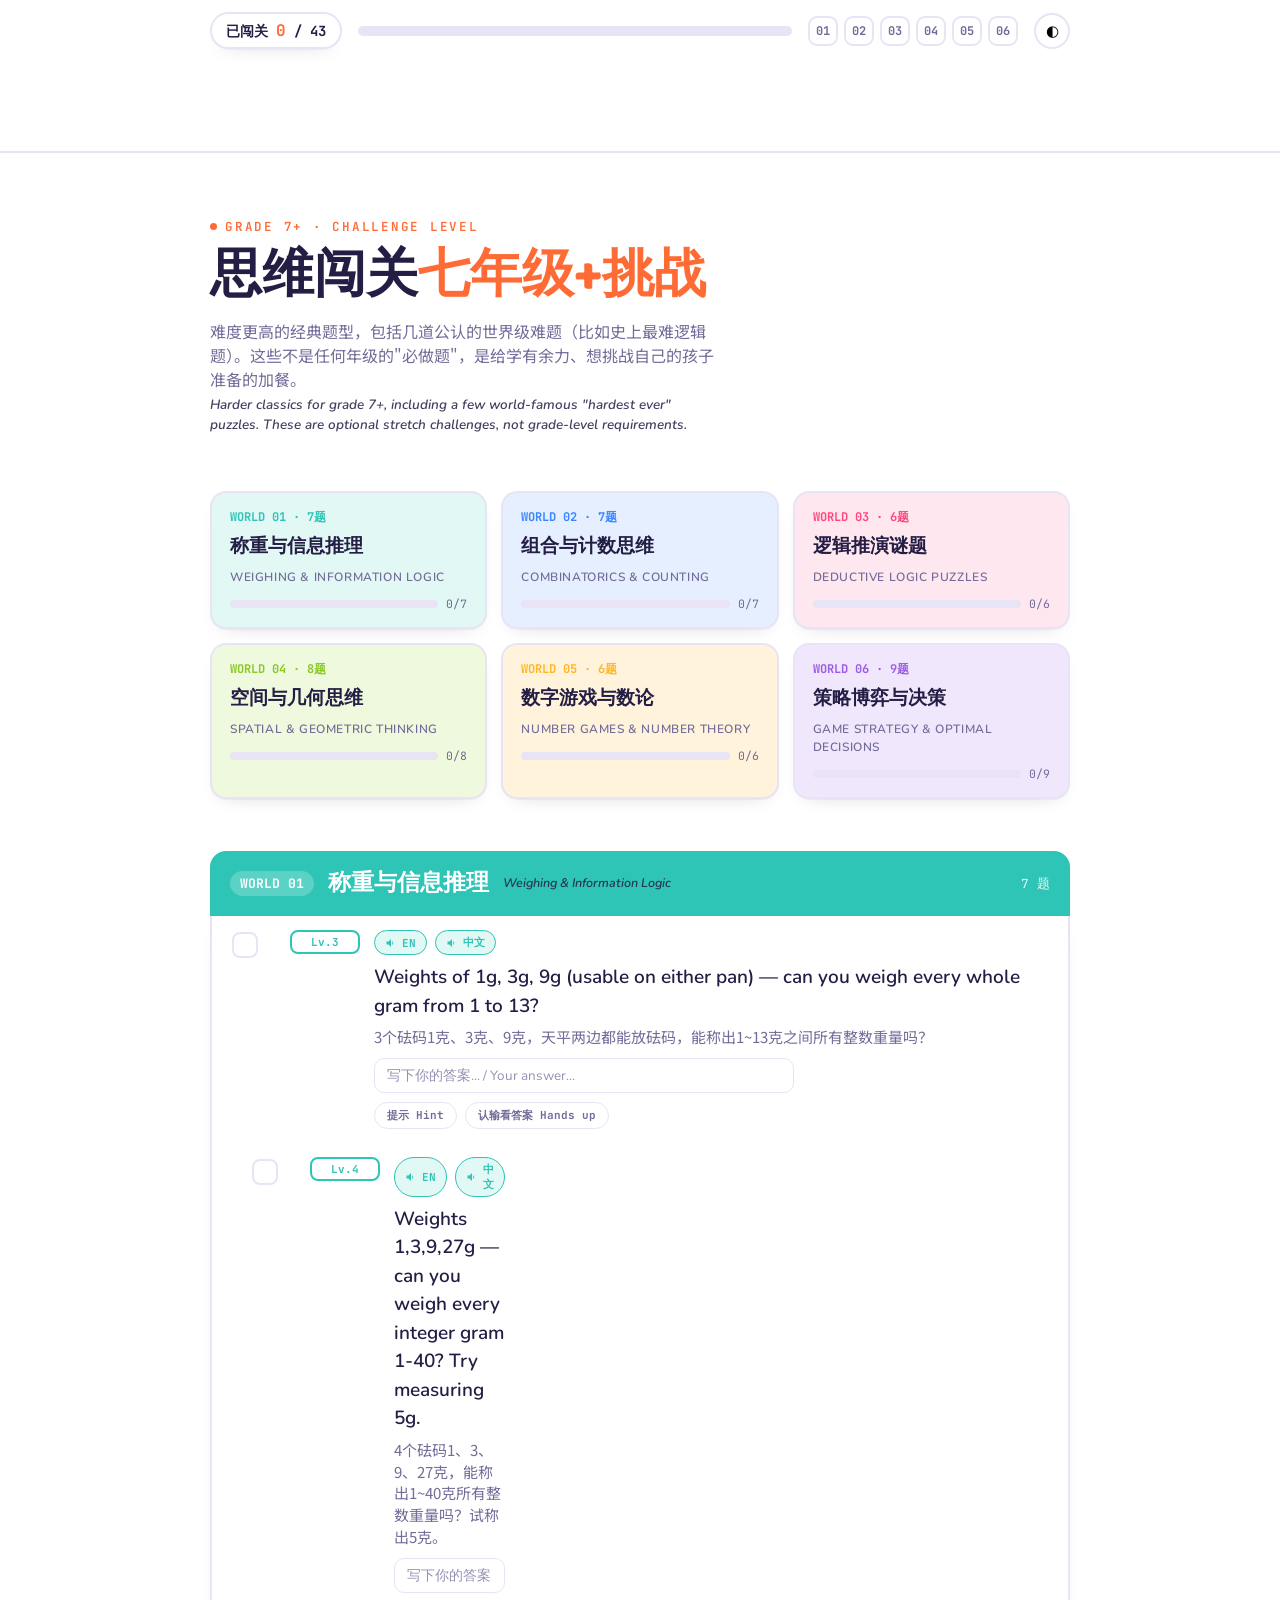
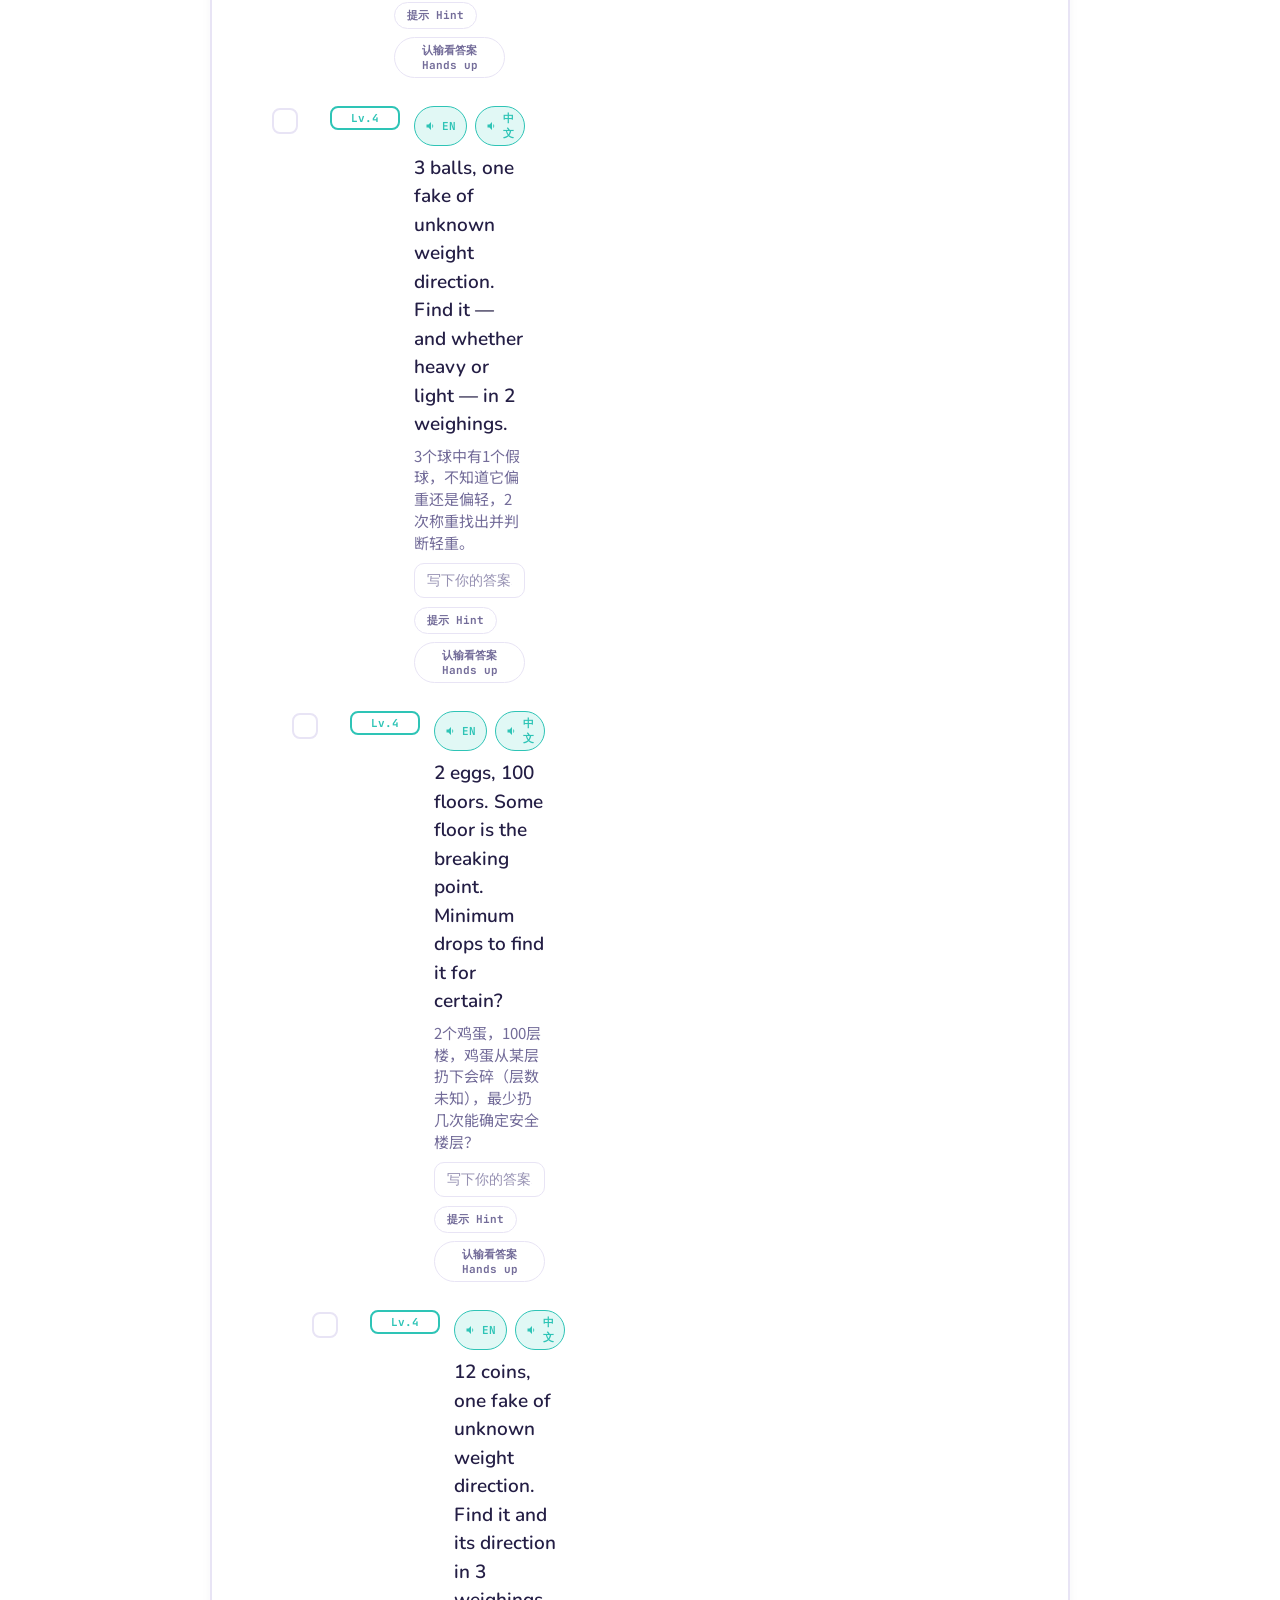
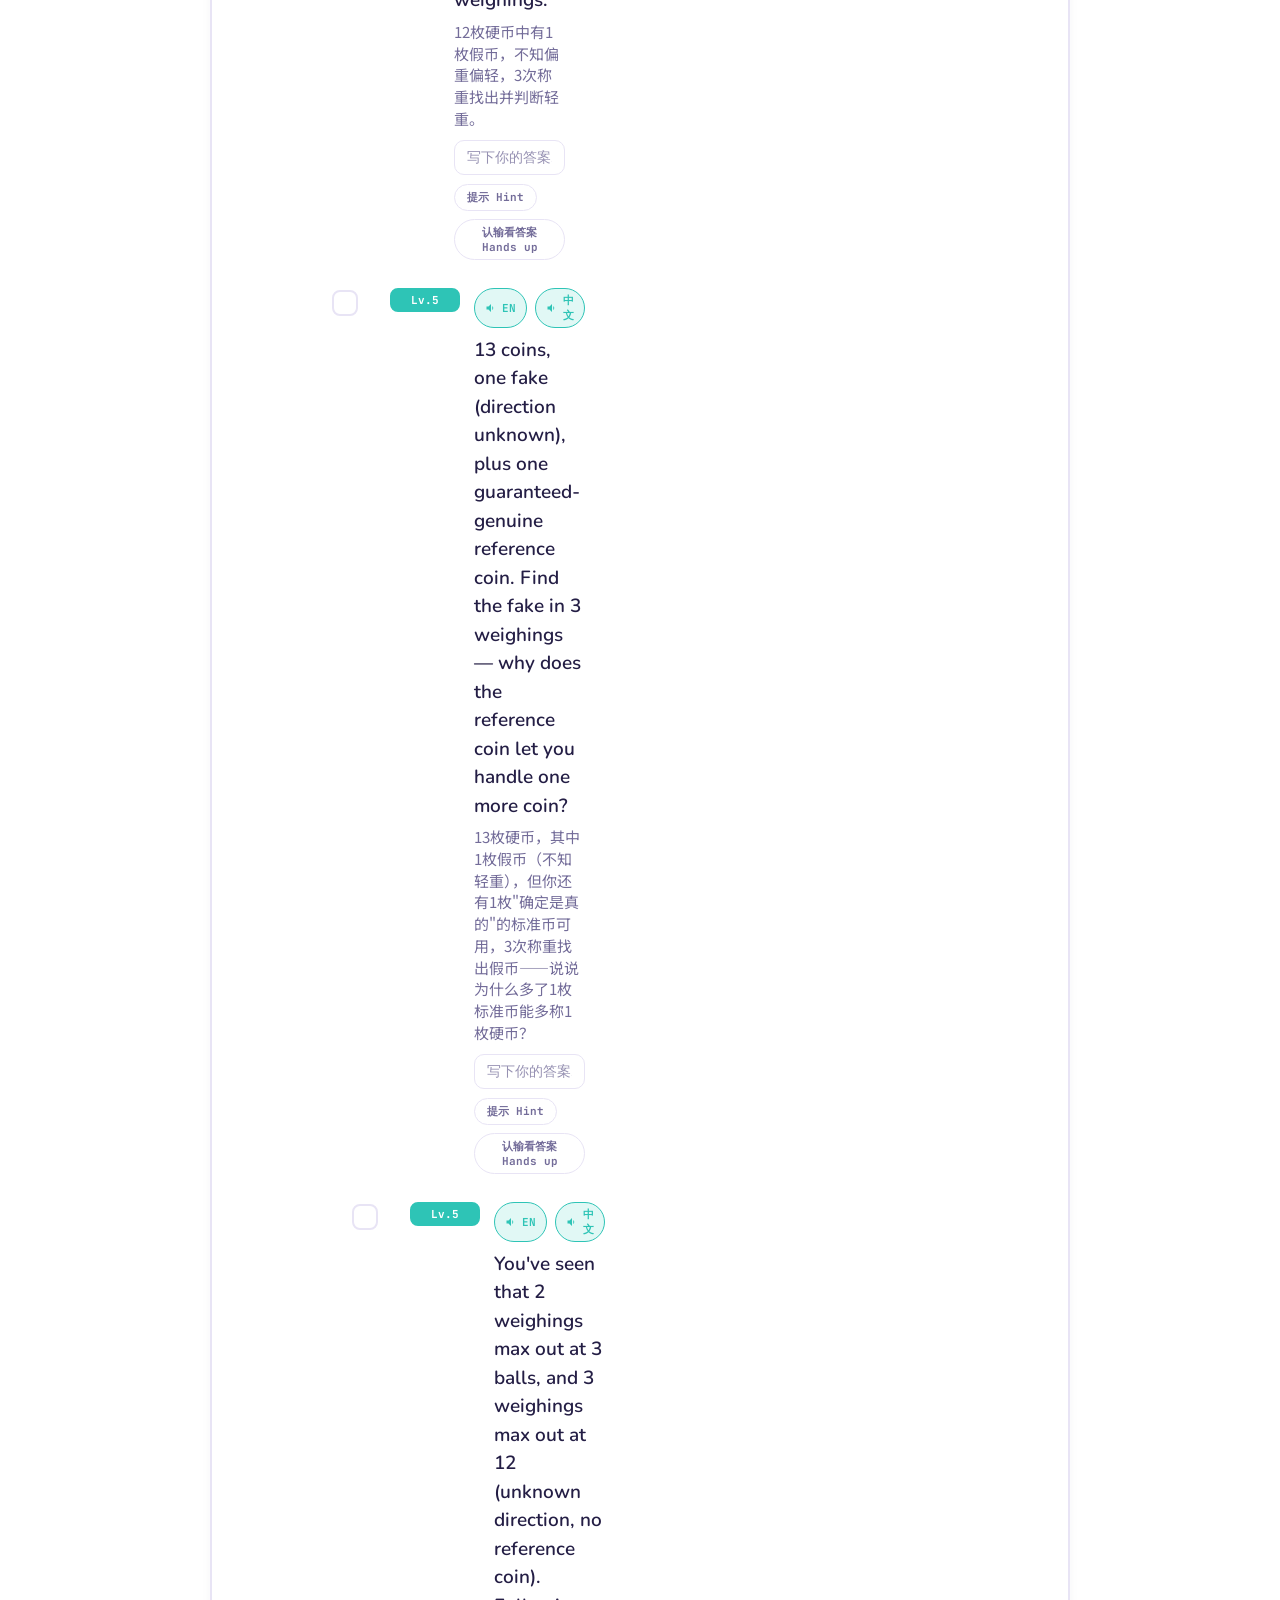
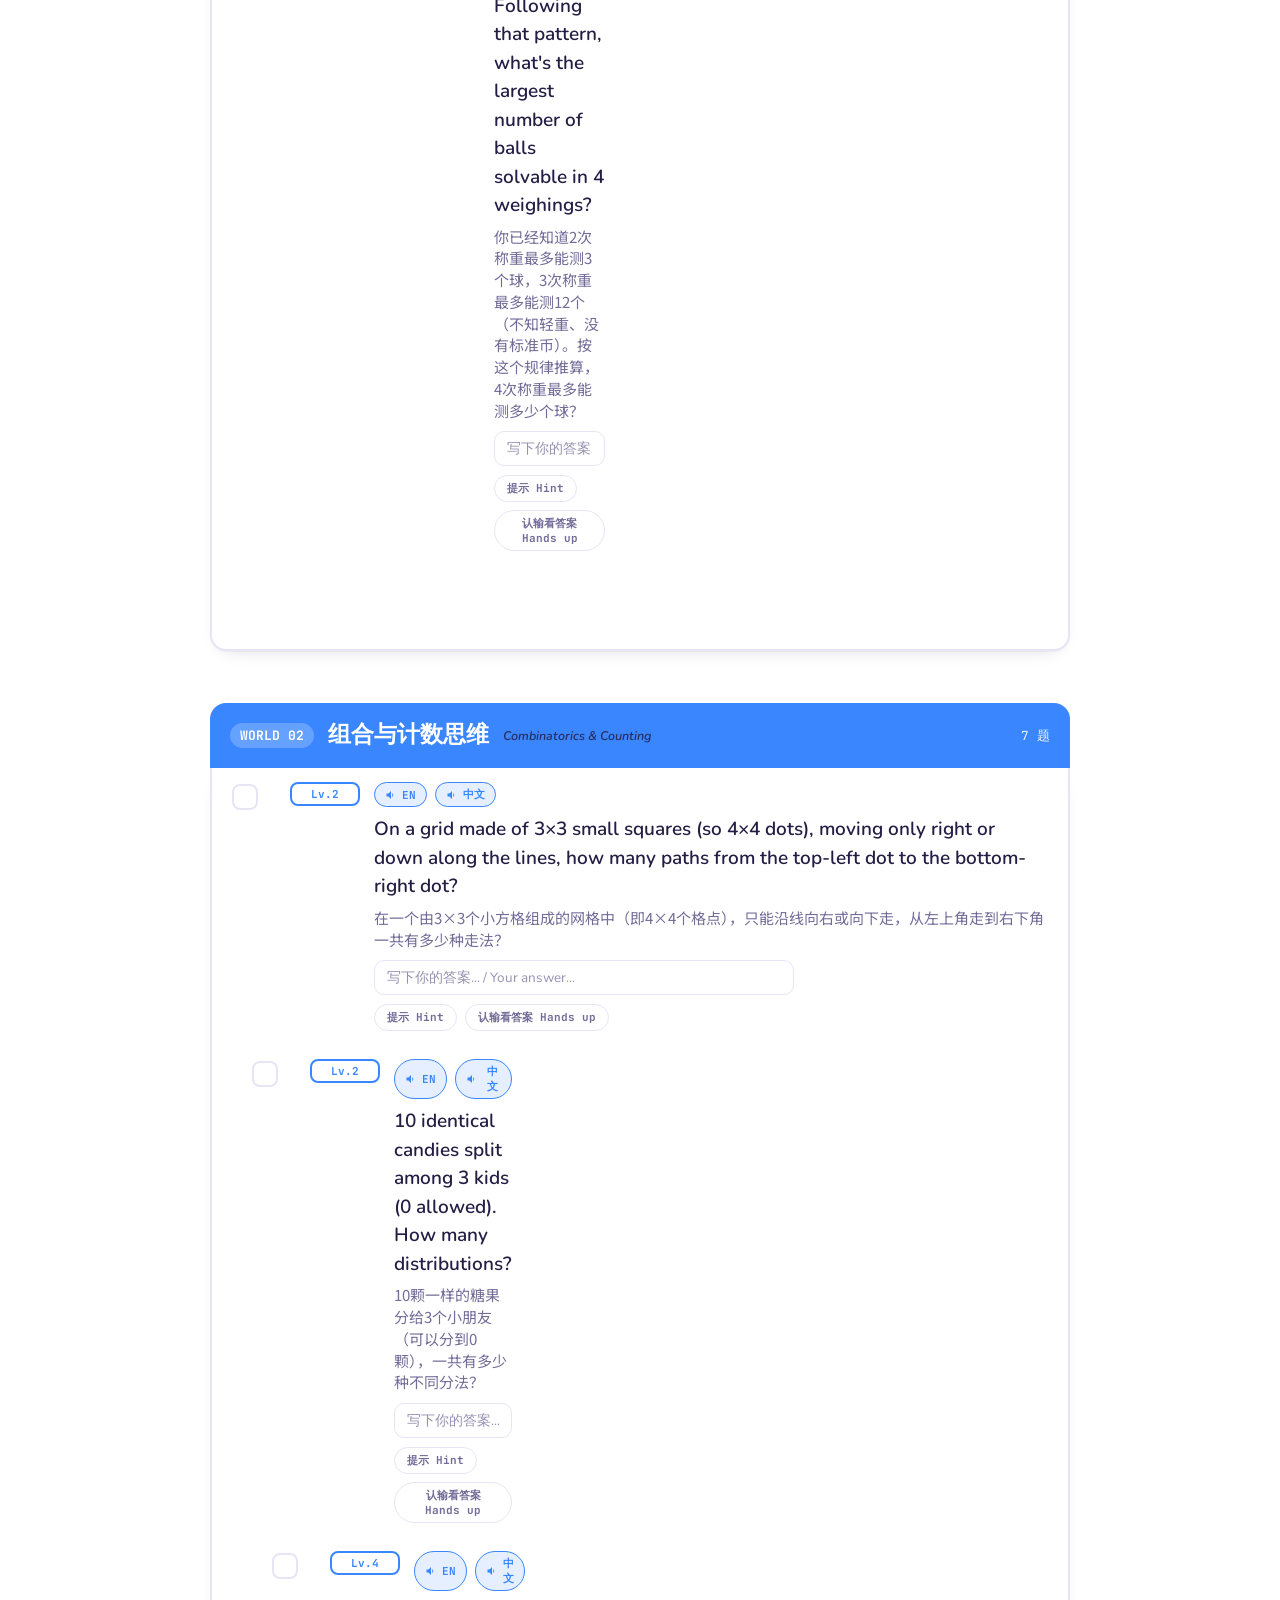
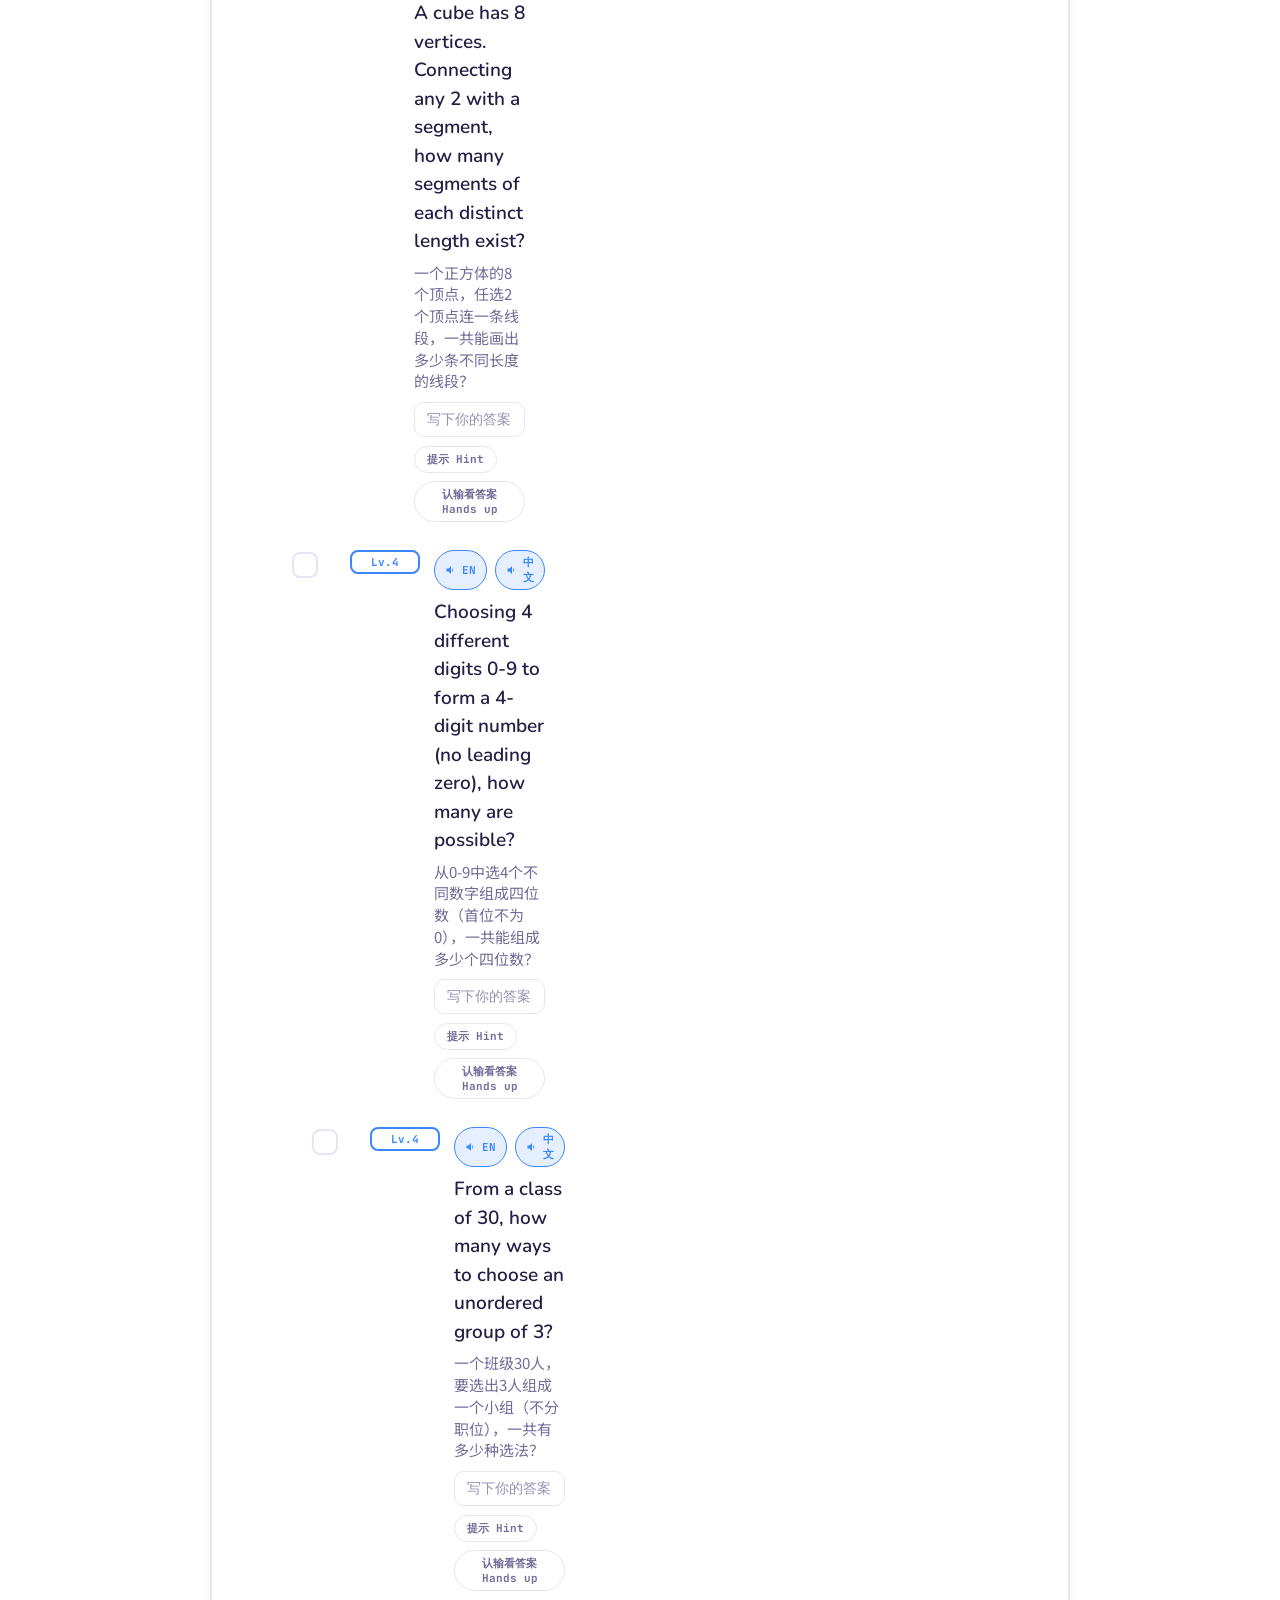
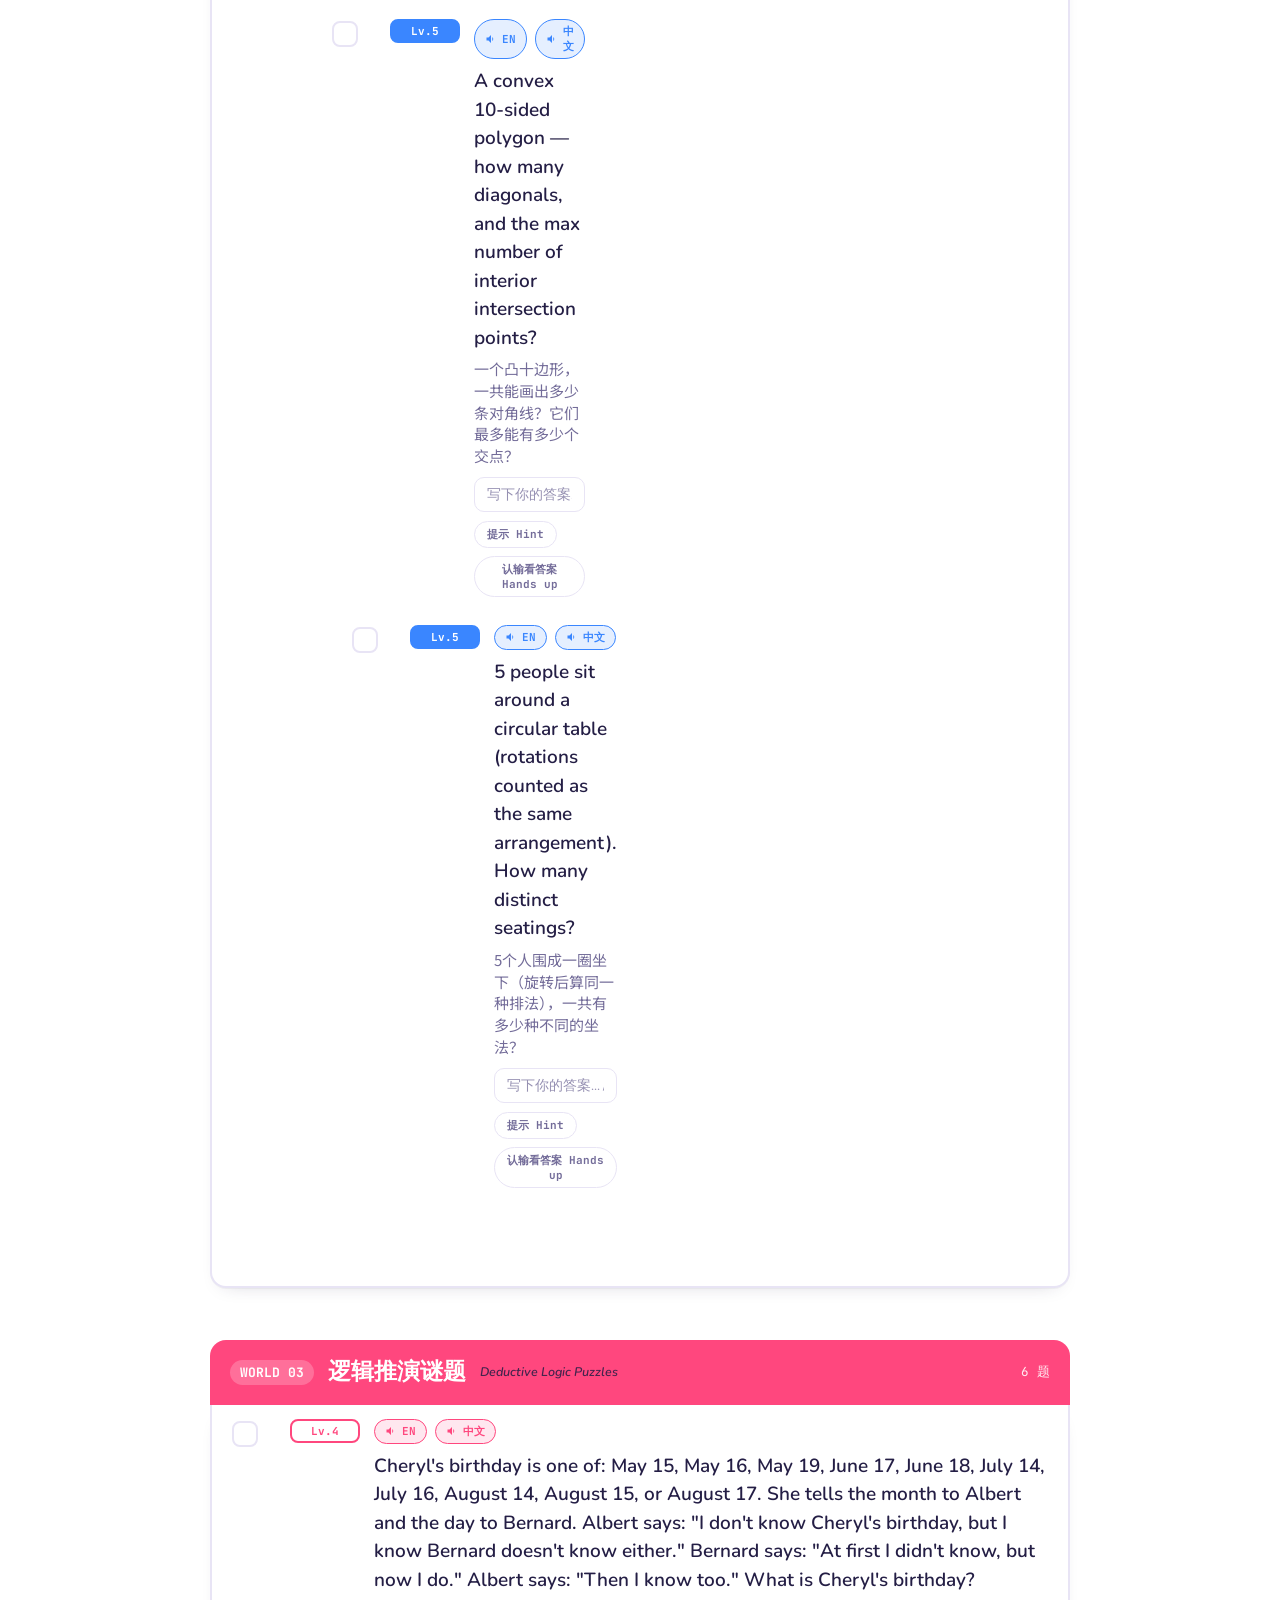
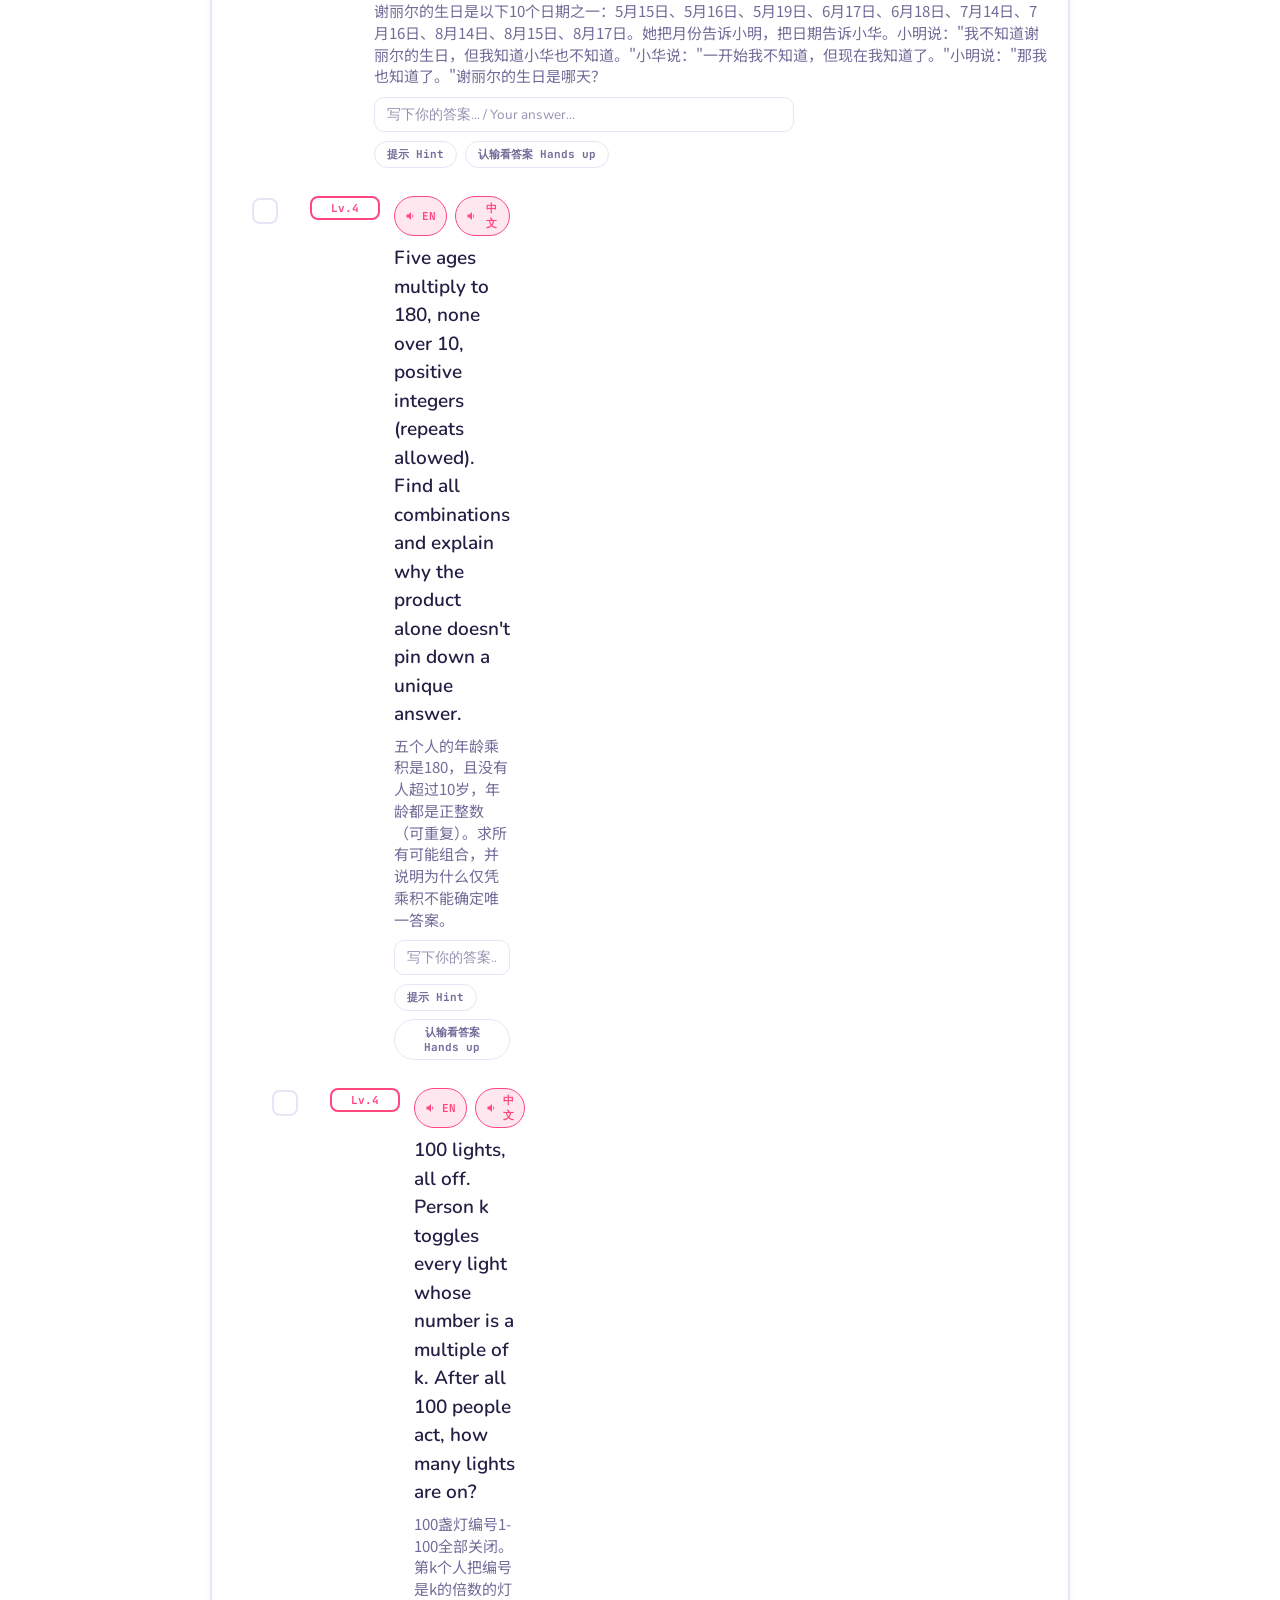
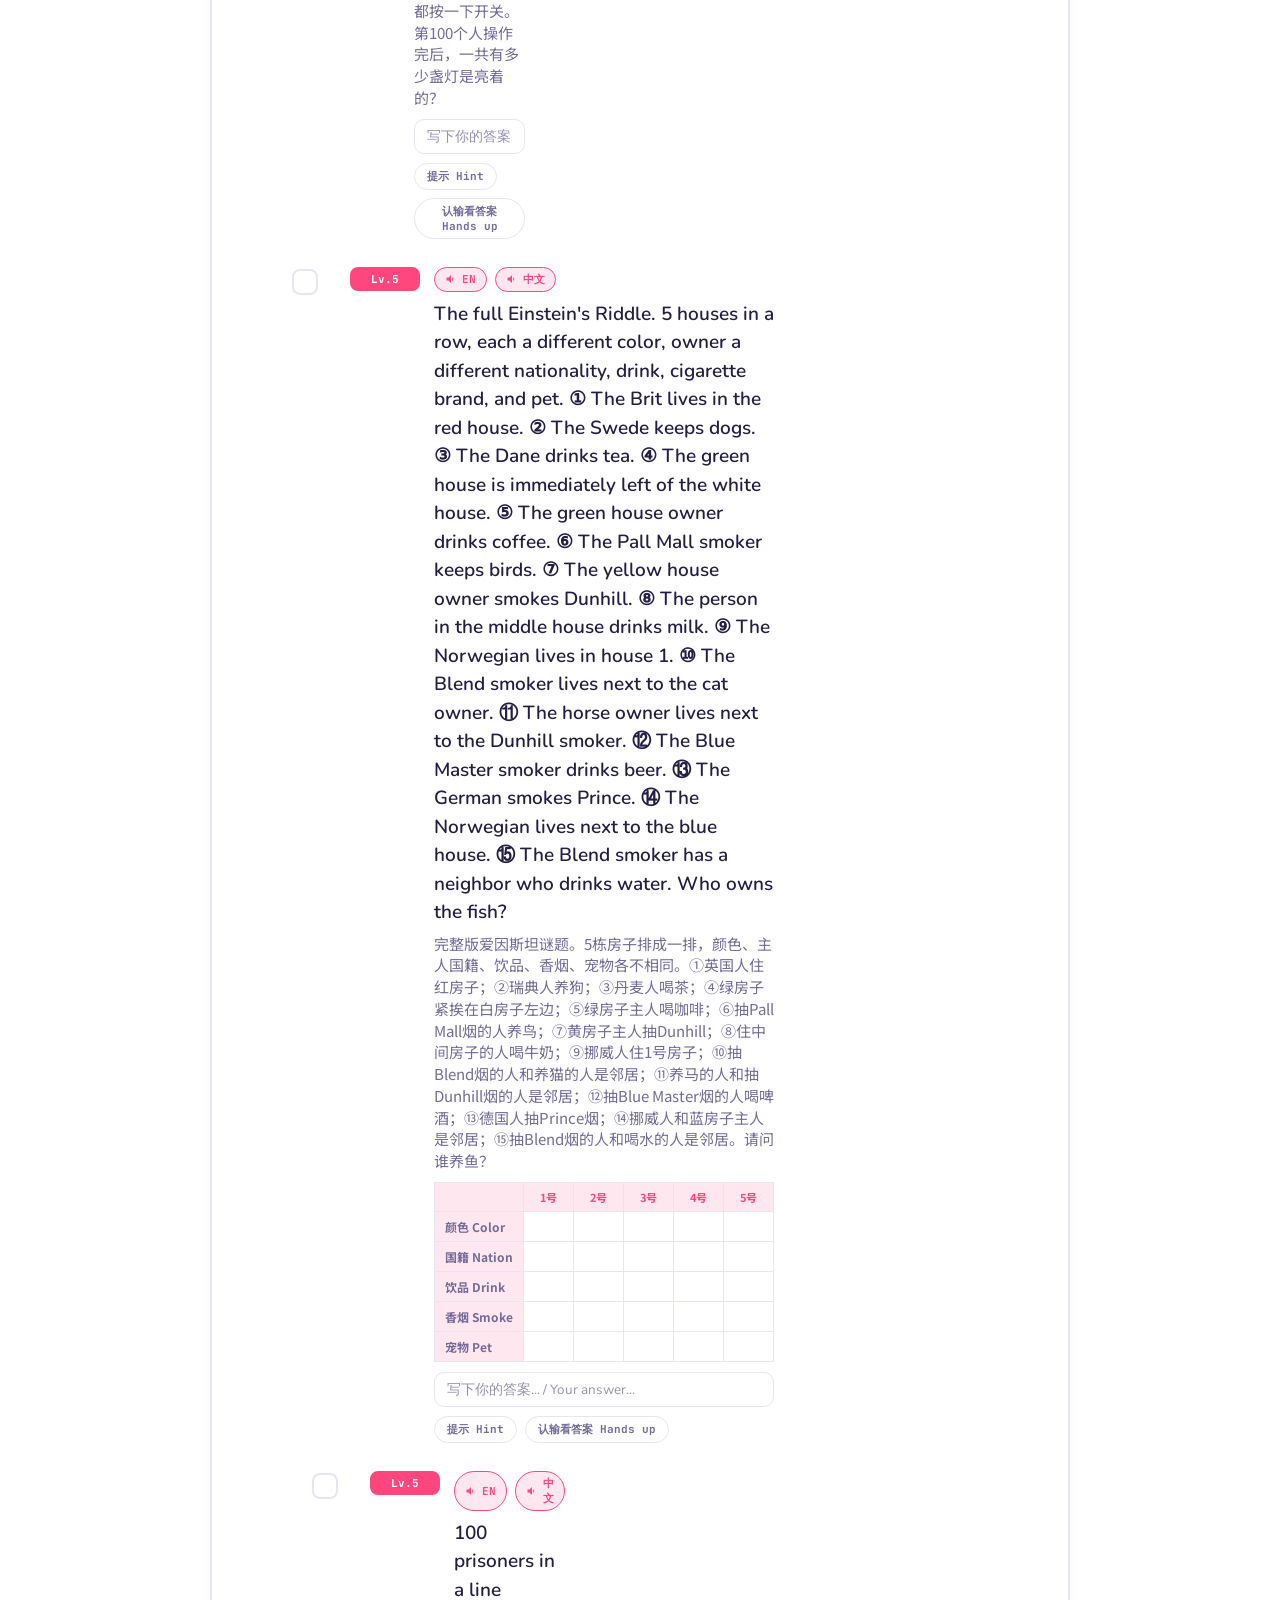
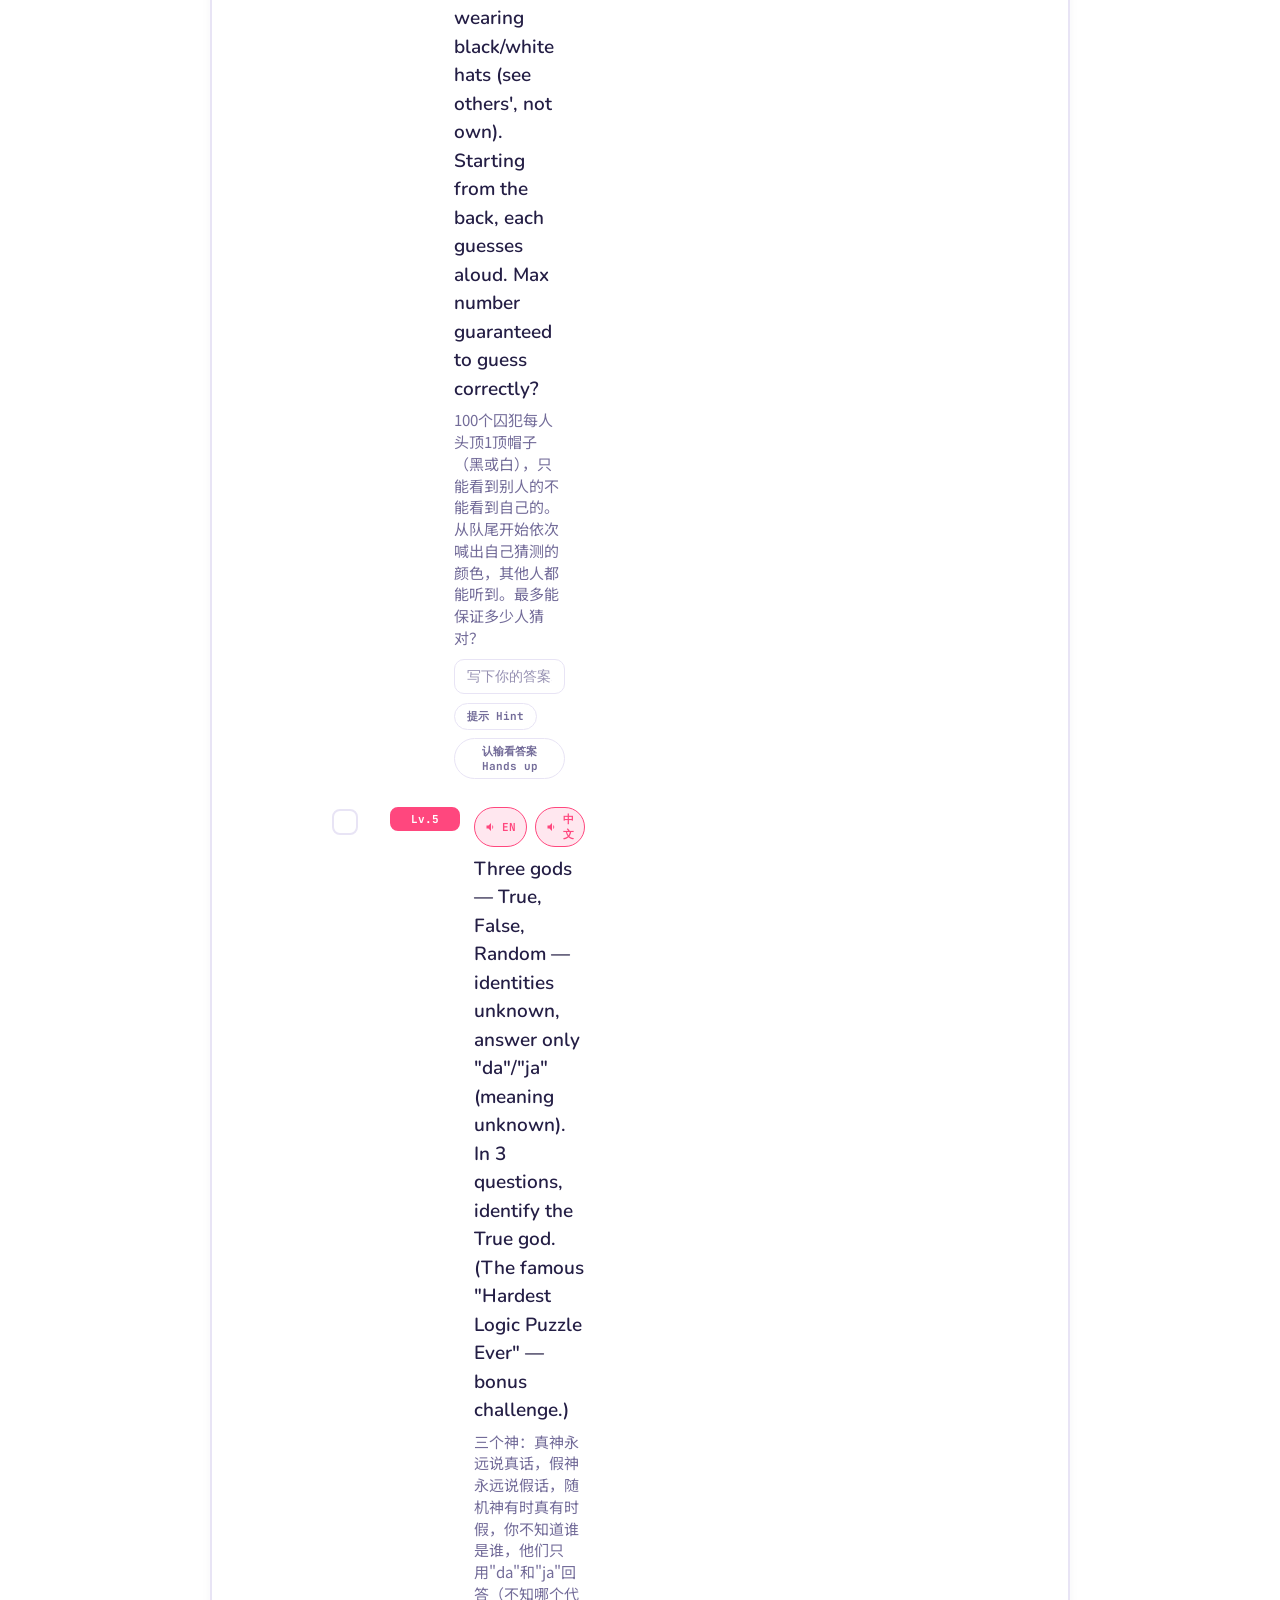
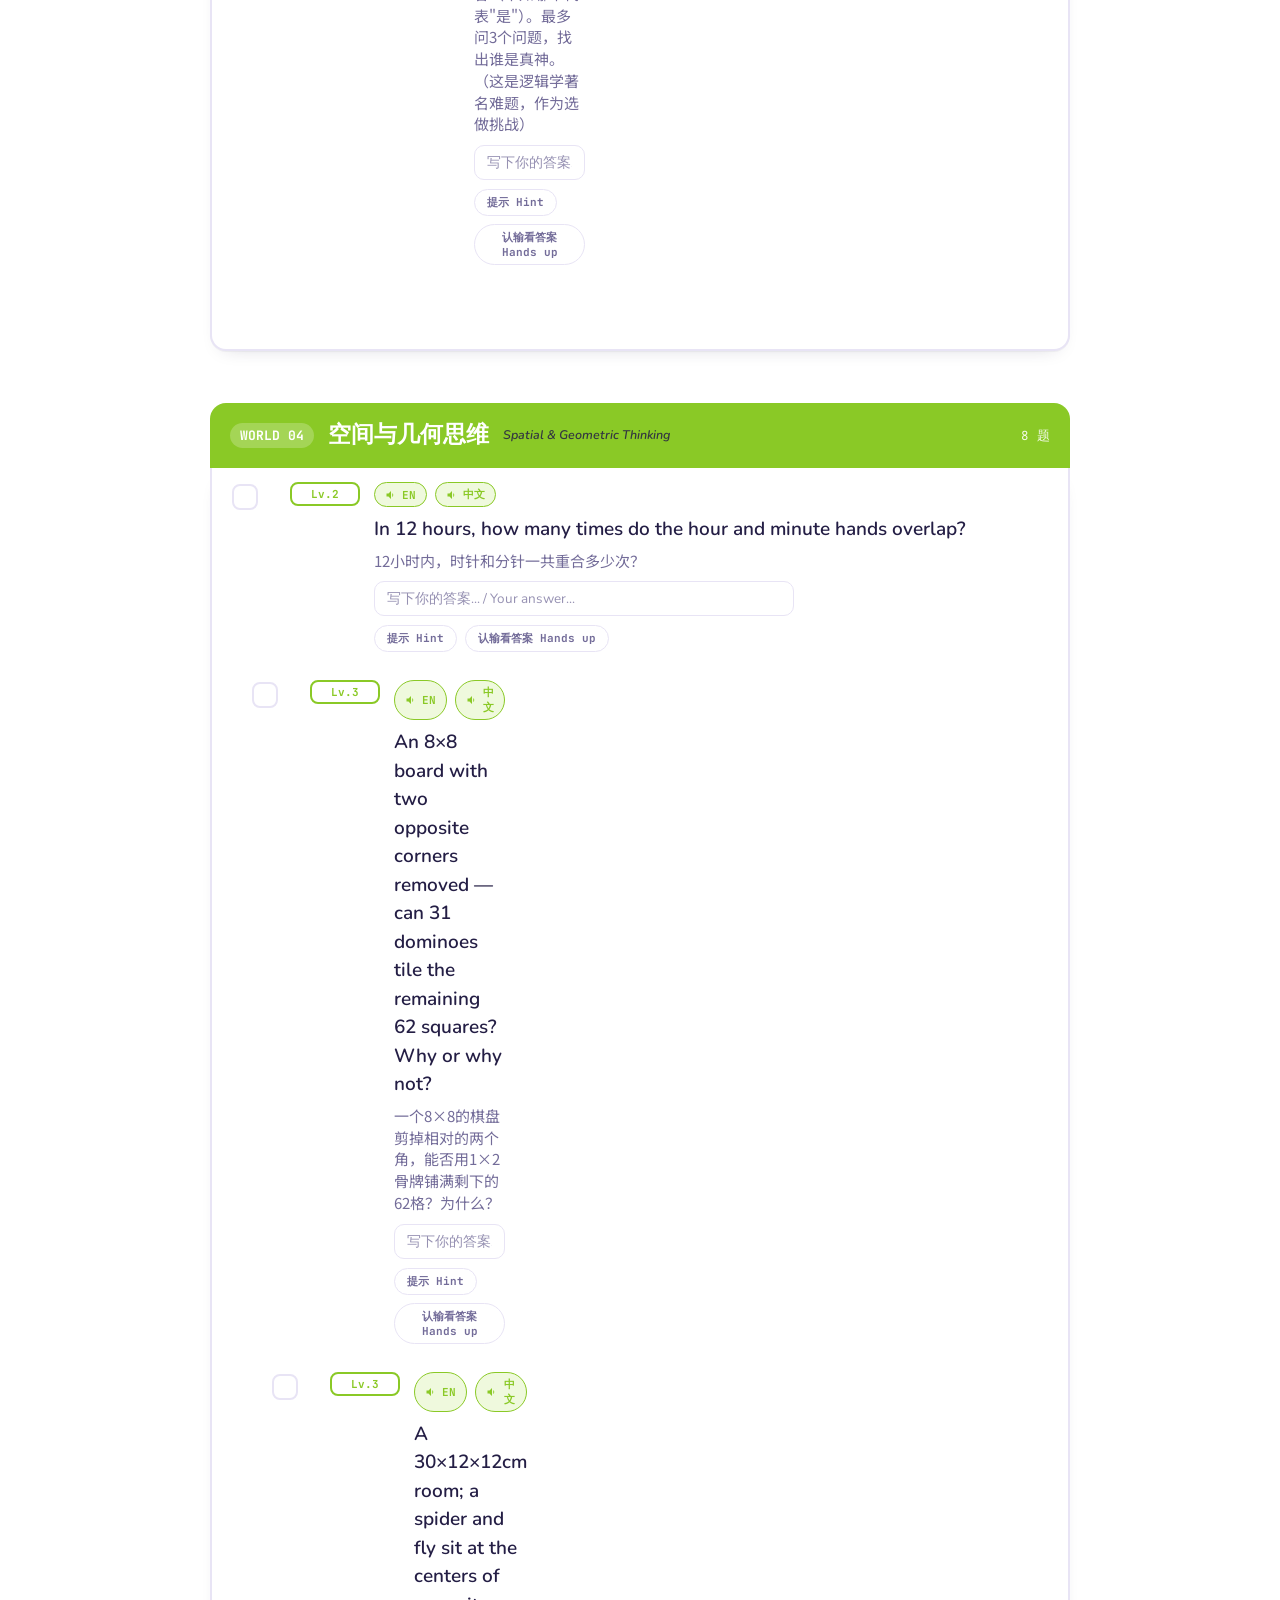
<file: grade7-plus.html>
<!doctype html>
<html lang="zh">
<head>
<meta charset="utf-8">
<meta name="viewport" content="width=device-width, initial-scale=1">
<title>思维闯关 · 七年级+挑战题库</title>
<meta name="description" content="面向七年级及以上、想挑战更难题目的孩子，包含多道经典世界级难题，中英对照。">
<link rel="icon" href="data:image/svg+xml,%3Csvg xmlns='http://www.w3.org/2000/svg' viewBox='0 0 100 100'%3E%3Crect width='100' height='100' rx='22' fill='%23E8792C'/%3E%3Cpath d='M30 38a12 12 0 0 1 12-12h4a8 8 0 0 0 8 8 8 8 0 0 0 8-8h4a12 12 0 0 1 12 12v4a8 8 0 0 0-8 8 8 8 0 0 0 8 8v4a12 12 0 0 1-12 12h-4a8 8 0 0 0-8-8 8 8 0 0 0-8 8h-4a12 12 0 0 1-12-12v-4a8 8 0 0 0 8-8 8 8 0 0 0-8-8z' fill='%23FFF8EC'/%3E%3C/svg%3E">
<link rel="preconnect" href="https://fonts.googleapis.com">
<link rel="preconnect" href="https://fonts.gstatic.com" crossorigin>
<link href="https://fonts.googleapis.com/css2?family=Baloo+2:wght@500;700;800&family=Nunito:ital,wght@0,400;0,600;0,800;1,600&family=JetBrains+Mono:wght@500;700&family=Noto+Sans+SC:wght@400;600;800&display=swap" rel="stylesheet">
<link rel="stylesheet" href="shared.css">
</head>
<body>

<div class="hud">
  <div class="wrap hud-inner">
    <div class="hud-score">已闯关 <b id="hudCount">0</b> / 43</div>
    <div class="hud-bar"><i id="hudFill"></i></div>
    <div class="hud-worlds">
      <a href="#m1" title="称重与信息推理" style="--card-c:var(--w1)">01</a>
      <a href="#m2" title="组合与计数思维" style="--card-c:var(--w2)">02</a>
      <a href="#m3" title="逻辑推演谜题" style="--card-c:var(--w3)">03</a>
      <a href="#m4" title="空间与几何思维" style="--card-c:var(--w4)">04</a>
      <a href="#m5" title="数字游戏与数论" style="--card-c:var(--w5)">05</a>
      <a href="#m6" title="策略博弈与决策" style="--card-c:var(--w6)">06</a>
    </div>
    <button class="theme-btn" id="themeBtn" aria-label="切换深浅色模式">◐</button>
  </div>
</div>

<div class="wrap">

<header class="hero">
  <p class="kicker"><span class="dot"></span>Grade 7+ · Challenge Level</p>
  <h1>思维闯关<span class="accent">七年级+挑战</span></h1>
  <p class="sub">难度更高的经典题型，包括几道公认的世界级难题（比如史上最难逻辑题）。这些不是任何年级的"必做题"，是给学有余力、想挑战自己的孩子准备的加餐。
    <span class="en">Harder classics for grade 7+, including a few world-famous "hardest ever" puzzles. These are optional stretch challenges, not grade-level requirements.</span>
  </p>
</header>

<nav class="map">
  <a href="#m1"><span class="num">WORLD 01 · 7题</span><span class="name">称重与信息推理</span><span class="en">Weighing &amp; Information Logic</span>
    <span class="prog"><span class="track"><i data-prog="m1"></i></span><span data-count="m1">0/7</span></span></a>
  <a href="#m2"><span class="num">WORLD 02 · 7题</span><span class="name">组合与计数思维</span><span class="en">Combinatorics &amp; Counting</span>
    <span class="prog"><span class="track"><i data-prog="m2"></i></span><span data-count="m2">0/7</span></span></a>
  <a href="#m3"><span class="num">WORLD 03 · 6题</span><span class="name">逻辑推演谜题</span><span class="en">Deductive Logic Puzzles</span>
    <span class="prog"><span class="track"><i data-prog="m3"></i></span><span data-count="m3">0/6</span></span></a>
  <a href="#m4"><span class="num">WORLD 04 · 8题</span><span class="name">空间与几何思维</span><span class="en">Spatial &amp; Geometric Thinking</span>
    <span class="prog"><span class="track"><i data-prog="m4"></i></span><span data-count="m4">0/8</span></span></a>
  <a href="#m5"><span class="num">WORLD 05 · 6题</span><span class="name">数字游戏与数论</span><span class="en">Number Games &amp; Number Theory</span>
    <span class="prog"><span class="track"><i data-prog="m5"></i></span><span data-count="m5">0/6</span></span></a>
  <a href="#m6"><span class="num">WORLD 06 · 9题</span><span class="name">策略博弈与决策</span><span class="en">Game Strategy &amp; Optimal Decisions</span>
    <span class="prog"><span class="track"><i data-prog="m6"></i></span><span data-count="m6">0/9</span></span></a>
</nav>

<section class="world" id="m1">
  <div class="world-head">
    <span class="badge">WORLD 01</span>
    <h2>称重与信息推理</h2>
    <span class="en">Weighing &amp; Information Logic</span>
    <span class="count">7 题</span>
  </div>
  <div class="quests">
    <div class="quest" data-q="m1-10"><label class="chk"><input type="checkbox"><span class="box"><svg viewBox="0 0 24 24" fill="none"><path d="M4 12l5 5L20 6" stroke="white" stroke-width="3" stroke-linecap="round" stroke-linejoin="round"/></svg></span></label><span class="lv" data-lv="3">Lv.3</span><div><div class="speak-row"><button type="button" class="speak-btn" data-lang="en-US" aria-label="Read in English"><svg viewBox="0 0 24 24" fill="currentColor"><path d="M3 9v6h4l5 5V4L7 9H3z"/><path d="M16.5 12c0-1.77-.77-3.29-2-4.24v8.48c1.23-.95 2-2.47 2-4.24z"/></svg>EN</button><button type="button" class="speak-btn" data-lang="zh-CN" aria-label="朗读中文"><svg viewBox="0 0 24 24" fill="currentColor"><path d="M3 9v6h4l5 5V4L7 9H3z"/><path d="M16.5 12c0-1.77-.77-3.29-2-4.24v8.48c1.23-.95 2-2.47 2-4.24z"/></svg>中文</button></div><div class="en">Weights of 1g, 3g, 9g (usable on either pan) — can you weigh every whole gram from 1 to 13?</div><div class="zh">3个砝码1克、3克、9克，天平两边都能放砝码，能称出1~13克之间所有整数重量吗？</div><div class="answer-row"><input type="text" class="answer-input" placeholder="写下你的答案... / Your answer..."></div><div class="help-row"><button type="button" class="help-btn hint-btn">提示 Hint</button><button type="button" class="help-btn giveup-btn">认输看答案 Hands up</button></div><div class="hint-box" hidden></div><div class="answer-box" hidden></div></div>
    <div class="quest" data-q="m1-11"><label class="chk"><input type="checkbox"><span class="box"><svg viewBox="0 0 24 24" fill="none"><path d="M4 12l5 5L20 6" stroke="white" stroke-width="3" stroke-linecap="round" stroke-linejoin="round"/></svg></span></label><span class="lv" data-lv="4">Lv.4</span><div><div class="speak-row"><button type="button" class="speak-btn" data-lang="en-US" aria-label="Read in English"><svg viewBox="0 0 24 24" fill="currentColor"><path d="M3 9v6h4l5 5V4L7 9H3z"/><path d="M16.5 12c0-1.77-.77-3.29-2-4.24v8.48c1.23-.95 2-2.47 2-4.24z"/></svg>EN</button><button type="button" class="speak-btn" data-lang="zh-CN" aria-label="朗读中文"><svg viewBox="0 0 24 24" fill="currentColor"><path d="M3 9v6h4l5 5V4L7 9H3z"/><path d="M16.5 12c0-1.77-.77-3.29-2-4.24v8.48c1.23-.95 2-2.47 2-4.24z"/></svg>中文</button></div><div class="en">Weights 1,3,9,27g — can you weigh every integer gram 1-40? Try measuring 5g.</div><div class="zh">4个砝码1、3、9、27克，能称出1~40克所有整数重量吗？试称出5克。</div><div class="answer-row"><input type="text" class="answer-input" placeholder="写下你的答案... / Your answer..."></div><div class="help-row"><button type="button" class="help-btn hint-btn">提示 Hint</button><button type="button" class="help-btn giveup-btn">认输看答案 Hands up</button></div><div class="hint-box" hidden></div><div class="answer-box" hidden></div></div>
    <div class="quest" data-q="m1-12"><label class="chk"><input type="checkbox"><span class="box"><svg viewBox="0 0 24 24" fill="none"><path d="M4 12l5 5L20 6" stroke="white" stroke-width="3" stroke-linecap="round" stroke-linejoin="round"/></svg></span></label><span class="lv" data-lv="4">Lv.4</span><div><div class="speak-row"><button type="button" class="speak-btn" data-lang="en-US" aria-label="Read in English"><svg viewBox="0 0 24 24" fill="currentColor"><path d="M3 9v6h4l5 5V4L7 9H3z"/><path d="M16.5 12c0-1.77-.77-3.29-2-4.24v8.48c1.23-.95 2-2.47 2-4.24z"/></svg>EN</button><button type="button" class="speak-btn" data-lang="zh-CN" aria-label="朗读中文"><svg viewBox="0 0 24 24" fill="currentColor"><path d="M3 9v6h4l5 5V4L7 9H3z"/><path d="M16.5 12c0-1.77-.77-3.29-2-4.24v8.48c1.23-.95 2-2.47 2-4.24z"/></svg>中文</button></div><div class="en">3 balls, one fake of unknown weight direction. Find it — and whether heavy or light — in 2 weighings.</div><div class="zh">3个球中有1个假球，不知道它偏重还是偏轻，2次称重找出并判断轻重。</div><div class="answer-row"><input type="text" class="answer-input" placeholder="写下你的答案... / Your answer..."></div><div class="help-row"><button type="button" class="help-btn hint-btn">提示 Hint</button><button type="button" class="help-btn giveup-btn">认输看答案 Hands up</button></div><div class="hint-box" hidden></div><div class="answer-box" hidden></div></div>
    <div class="quest" data-q="m1-13"><label class="chk"><input type="checkbox"><span class="box"><svg viewBox="0 0 24 24" fill="none"><path d="M4 12l5 5L20 6" stroke="white" stroke-width="3" stroke-linecap="round" stroke-linejoin="round"/></svg></span></label><span class="lv" data-lv="4">Lv.4</span><div><div class="speak-row"><button type="button" class="speak-btn" data-lang="en-US" aria-label="Read in English"><svg viewBox="0 0 24 24" fill="currentColor"><path d="M3 9v6h4l5 5V4L7 9H3z"/><path d="M16.5 12c0-1.77-.77-3.29-2-4.24v8.48c1.23-.95 2-2.47 2-4.24z"/></svg>EN</button><button type="button" class="speak-btn" data-lang="zh-CN" aria-label="朗读中文"><svg viewBox="0 0 24 24" fill="currentColor"><path d="M3 9v6h4l5 5V4L7 9H3z"/><path d="M16.5 12c0-1.77-.77-3.29-2-4.24v8.48c1.23-.95 2-2.47 2-4.24z"/></svg>中文</button></div><div class="en">2 eggs, 100 floors. Some floor is the breaking point. Minimum drops to find it for certain?</div><div class="zh">2个鸡蛋，100层楼，鸡蛋从某层扔下会碎（层数未知），最少扔几次能确定安全楼层？</div><div class="answer-row"><input type="text" class="answer-input" placeholder="写下你的答案... / Your answer..."></div><div class="help-row"><button type="button" class="help-btn hint-btn">提示 Hint</button><button type="button" class="help-btn giveup-btn">认输看答案 Hands up</button></div><div class="hint-box" hidden></div><div class="answer-box" hidden></div></div>
    <div class="quest" data-q="m1-14"><label class="chk"><input type="checkbox"><span class="box"><svg viewBox="0 0 24 24" fill="none"><path d="M4 12l5 5L20 6" stroke="white" stroke-width="3" stroke-linecap="round" stroke-linejoin="round"/></svg></span></label><span class="lv" data-lv="4">Lv.4</span><div><div class="speak-row"><button type="button" class="speak-btn" data-lang="en-US" aria-label="Read in English"><svg viewBox="0 0 24 24" fill="currentColor"><path d="M3 9v6h4l5 5V4L7 9H3z"/><path d="M16.5 12c0-1.77-.77-3.29-2-4.24v8.48c1.23-.95 2-2.47 2-4.24z"/></svg>EN</button><button type="button" class="speak-btn" data-lang="zh-CN" aria-label="朗读中文"><svg viewBox="0 0 24 24" fill="currentColor"><path d="M3 9v6h4l5 5V4L7 9H3z"/><path d="M16.5 12c0-1.77-.77-3.29-2-4.24v8.48c1.23-.95 2-2.47 2-4.24z"/></svg>中文</button></div><div class="en">12 coins, one fake of unknown weight direction. Find it and its direction in 3 weighings.</div><div class="zh">12枚硬币中有1枚假币，不知偏重偏轻，3次称重找出并判断轻重。</div><div class="answer-row"><input type="text" class="answer-input" placeholder="写下你的答案... / Your answer..."></div><div class="help-row"><button type="button" class="help-btn hint-btn">提示 Hint</button><button type="button" class="help-btn giveup-btn">认输看答案 Hands up</button></div><div class="hint-box" hidden></div><div class="answer-box" hidden></div></div>
    <div class="quest" data-q="m1-15"><label class="chk"><input type="checkbox"><span class="box"><svg viewBox="0 0 24 24" fill="none"><path d="M4 12l5 5L20 6" stroke="white" stroke-width="3" stroke-linecap="round" stroke-linejoin="round"/></svg></span></label><span class="lv" data-lv="5">Lv.5</span><div><div class="speak-row"><button type="button" class="speak-btn" data-lang="en-US" aria-label="Read in English"><svg viewBox="0 0 24 24" fill="currentColor"><path d="M3 9v6h4l5 5V4L7 9H3z"/><path d="M16.5 12c0-1.77-.77-3.29-2-4.24v8.48c1.23-.95 2-2.47 2-4.24z"/></svg>EN</button><button type="button" class="speak-btn" data-lang="zh-CN" aria-label="朗读中文"><svg viewBox="0 0 24 24" fill="currentColor"><path d="M3 9v6h4l5 5V4L7 9H3z"/><path d="M16.5 12c0-1.77-.77-3.29-2-4.24v8.48c1.23-.95 2-2.47 2-4.24z"/></svg>中文</button></div><div class="en">13 coins, one fake (direction unknown), plus one guaranteed-genuine reference coin. Find the fake in 3 weighings — why does the reference coin let you handle one more coin?</div><div class="zh">13枚硬币，其中1枚假币（不知轻重），但你还有1枚"确定是真的"的标准币可用，3次称重找出假币——说说为什么多了1枚标准币能多称1枚硬币？</div><div class="answer-row"><input type="text" class="answer-input" placeholder="写下你的答案... / Your answer..."></div><div class="help-row"><button type="button" class="help-btn hint-btn">提示 Hint</button><button type="button" class="help-btn giveup-btn">认输看答案 Hands up</button></div><div class="hint-box" hidden></div><div class="answer-box" hidden></div></div>
    <div class="quest" data-q="m1-17"><label class="chk"><input type="checkbox"><span class="box"><svg viewBox="0 0 24 24" fill="none"><path d="M4 12l5 5L20 6" stroke="white" stroke-width="3" stroke-linecap="round" stroke-linejoin="round"/></svg></span></label><span class="lv" data-lv="5">Lv.5</span><div><div class="speak-row"><button type="button" class="speak-btn" data-lang="en-US" aria-label="Read in English"><svg viewBox="0 0 24 24" fill="currentColor"><path d="M3 9v6h4l5 5V4L7 9H3z"/><path d="M16.5 12c0-1.77-.77-3.29-2-4.24v8.48c1.23-.95 2-2.47 2-4.24z"/></svg>EN</button><button type="button" class="speak-btn" data-lang="zh-CN" aria-label="朗读中文"><svg viewBox="0 0 24 24" fill="currentColor"><path d="M3 9v6h4l5 5V4L7 9H3z"/><path d="M16.5 12c0-1.77-.77-3.29-2-4.24v8.48c1.23-.95 2-2.47 2-4.24z"/></svg>中文</button></div><div class="en">You've seen that 2 weighings max out at 3 balls, and 3 weighings max out at 12 (unknown direction, no reference coin). Following that pattern, what's the largest number of balls solvable in 4 weighings?</div><div class="zh">你已经知道2次称重最多能测3个球，3次称重最多能测12个（不知轻重、没有标准币）。按这个规律推算，4次称重最多能测多少个球？</div><div class="answer-row"><input type="text" class="answer-input" placeholder="写下你的答案... / Your answer..."></div><div class="help-row"><button type="button" class="help-btn hint-btn">提示 Hint</button><button type="button" class="help-btn giveup-btn">认输看答案 Hands up</button></div><div class="hint-box" hidden></div><div class="answer-box" hidden></div></div>
  </div>
</section>

<section class="world" id="m2">
  <div class="world-head">
    <span class="badge">WORLD 02</span>
    <h2>组合与计数思维</h2>
    <span class="en">Combinatorics &amp; Counting</span>
    <span class="count">7 题</span>
  </div>
  <div class="quests">
    <div class="quest" data-q="m2-04"><label class="chk"><input type="checkbox"><span class="box"><svg viewBox="0 0 24 24" fill="none"><path d="M4 12l5 5L20 6" stroke="white" stroke-width="3" stroke-linecap="round" stroke-linejoin="round"/></svg></span></label><span class="lv" data-lv="2">Lv.2</span><div><div class="speak-row"><button type="button" class="speak-btn" data-lang="en-US" aria-label="Read in English"><svg viewBox="0 0 24 24" fill="currentColor"><path d="M3 9v6h4l5 5V4L7 9H3z"/><path d="M16.5 12c0-1.77-.77-3.29-2-4.24v8.48c1.23-.95 2-2.47 2-4.24z"/></svg>EN</button><button type="button" class="speak-btn" data-lang="zh-CN" aria-label="朗读中文"><svg viewBox="0 0 24 24" fill="currentColor"><path d="M3 9v6h4l5 5V4L7 9H3z"/><path d="M16.5 12c0-1.77-.77-3.29-2-4.24v8.48c1.23-.95 2-2.47 2-4.24z"/></svg>中文</button></div><div class="en">On a grid made of 3×3 small squares (so 4×4 dots), moving only right or down along the lines, how many paths from the top-left dot to the bottom-right dot?</div><div class="zh">在一个由3×3个小方格组成的网格中（即4×4个格点），只能沿线向右或向下走，从左上角走到右下角一共有多少种走法？</div><div class="answer-row"><input type="text" class="answer-input" placeholder="写下你的答案... / Your answer..."></div><div class="help-row"><button type="button" class="help-btn hint-btn">提示 Hint</button><button type="button" class="help-btn giveup-btn">认输看答案 Hands up</button></div><div class="hint-box" hidden></div><div class="answer-box" hidden></div></div>
    <div class="quest" data-q="m2-05"><label class="chk"><input type="checkbox"><span class="box"><svg viewBox="0 0 24 24" fill="none"><path d="M4 12l5 5L20 6" stroke="white" stroke-width="3" stroke-linecap="round" stroke-linejoin="round"/></svg></span></label><span class="lv" data-lv="2">Lv.2</span><div><div class="speak-row"><button type="button" class="speak-btn" data-lang="en-US" aria-label="Read in English"><svg viewBox="0 0 24 24" fill="currentColor"><path d="M3 9v6h4l5 5V4L7 9H3z"/><path d="M16.5 12c0-1.77-.77-3.29-2-4.24v8.48c1.23-.95 2-2.47 2-4.24z"/></svg>EN</button><button type="button" class="speak-btn" data-lang="zh-CN" aria-label="朗读中文"><svg viewBox="0 0 24 24" fill="currentColor"><path d="M3 9v6h4l5 5V4L7 9H3z"/><path d="M16.5 12c0-1.77-.77-3.29-2-4.24v8.48c1.23-.95 2-2.47 2-4.24z"/></svg>中文</button></div><div class="en">10 identical candies split among 3 kids (0 allowed). How many distributions?</div><div class="zh">10颗一样的糖果分给3个小朋友（可以分到0颗），一共有多少种不同分法？</div><div class="answer-row"><input type="text" class="answer-input" placeholder="写下你的答案... / Your answer..."></div><div class="help-row"><button type="button" class="help-btn hint-btn">提示 Hint</button><button type="button" class="help-btn giveup-btn">认输看答案 Hands up</button></div><div class="hint-box" hidden></div><div class="answer-box" hidden></div></div>
    <div class="quest" data-q="m2-11"><label class="chk"><input type="checkbox"><span class="box"><svg viewBox="0 0 24 24" fill="none"><path d="M4 12l5 5L20 6" stroke="white" stroke-width="3" stroke-linecap="round" stroke-linejoin="round"/></svg></span></label><span class="lv" data-lv="4">Lv.4</span><div><div class="speak-row"><button type="button" class="speak-btn" data-lang="en-US" aria-label="Read in English"><svg viewBox="0 0 24 24" fill="currentColor"><path d="M3 9v6h4l5 5V4L7 9H3z"/><path d="M16.5 12c0-1.77-.77-3.29-2-4.24v8.48c1.23-.95 2-2.47 2-4.24z"/></svg>EN</button><button type="button" class="speak-btn" data-lang="zh-CN" aria-label="朗读中文"><svg viewBox="0 0 24 24" fill="currentColor"><path d="M3 9v6h4l5 5V4L7 9H3z"/><path d="M16.5 12c0-1.77-.77-3.29-2-4.24v8.48c1.23-.95 2-2.47 2-4.24z"/></svg>中文</button></div><div class="en">A cube has 8 vertices. Connecting any 2 with a segment, how many segments of each distinct length exist?</div><div class="zh">一个正方体的8个顶点，任选2个顶点连一条线段，一共能画出多少条不同长度的线段？</div><div class="answer-row"><input type="text" class="answer-input" placeholder="写下你的答案... / Your answer..."></div><div class="help-row"><button type="button" class="help-btn hint-btn">提示 Hint</button><button type="button" class="help-btn giveup-btn">认输看答案 Hands up</button></div><div class="hint-box" hidden></div><div class="answer-box" hidden></div></div>
    <div class="quest" data-q="m2-13"><label class="chk"><input type="checkbox"><span class="box"><svg viewBox="0 0 24 24" fill="none"><path d="M4 12l5 5L20 6" stroke="white" stroke-width="3" stroke-linecap="round" stroke-linejoin="round"/></svg></span></label><span class="lv" data-lv="4">Lv.4</span><div><div class="speak-row"><button type="button" class="speak-btn" data-lang="en-US" aria-label="Read in English"><svg viewBox="0 0 24 24" fill="currentColor"><path d="M3 9v6h4l5 5V4L7 9H3z"/><path d="M16.5 12c0-1.77-.77-3.29-2-4.24v8.48c1.23-.95 2-2.47 2-4.24z"/></svg>EN</button><button type="button" class="speak-btn" data-lang="zh-CN" aria-label="朗读中文"><svg viewBox="0 0 24 24" fill="currentColor"><path d="M3 9v6h4l5 5V4L7 9H3z"/><path d="M16.5 12c0-1.77-.77-3.29-2-4.24v8.48c1.23-.95 2-2.47 2-4.24z"/></svg>中文</button></div><div class="en">Choosing 4 different digits 0-9 to form a 4-digit number (no leading zero), how many are possible?</div><div class="zh">从0-9中选4个不同数字组成四位数（首位不为0），一共能组成多少个四位数？</div><div class="answer-row"><input type="text" class="answer-input" placeholder="写下你的答案... / Your answer..."></div><div class="help-row"><button type="button" class="help-btn hint-btn">提示 Hint</button><button type="button" class="help-btn giveup-btn">认输看答案 Hands up</button></div><div class="hint-box" hidden></div><div class="answer-box" hidden></div></div>
    <div class="quest" data-q="m2-14"><label class="chk"><input type="checkbox"><span class="box"><svg viewBox="0 0 24 24" fill="none"><path d="M4 12l5 5L20 6" stroke="white" stroke-width="3" stroke-linecap="round" stroke-linejoin="round"/></svg></span></label><span class="lv" data-lv="4">Lv.4</span><div><div class="speak-row"><button type="button" class="speak-btn" data-lang="en-US" aria-label="Read in English"><svg viewBox="0 0 24 24" fill="currentColor"><path d="M3 9v6h4l5 5V4L7 9H3z"/><path d="M16.5 12c0-1.77-.77-3.29-2-4.24v8.48c1.23-.95 2-2.47 2-4.24z"/></svg>EN</button><button type="button" class="speak-btn" data-lang="zh-CN" aria-label="朗读中文"><svg viewBox="0 0 24 24" fill="currentColor"><path d="M3 9v6h4l5 5V4L7 9H3z"/><path d="M16.5 12c0-1.77-.77-3.29-2-4.24v8.48c1.23-.95 2-2.47 2-4.24z"/></svg>中文</button></div><div class="en">From a class of 30, how many ways to choose an unordered group of 3?</div><div class="zh">一个班级30人，要选出3人组成一个小组（不分职位），一共有多少种选法？</div><div class="answer-row"><input type="text" class="answer-input" placeholder="写下你的答案... / Your answer..."></div><div class="help-row"><button type="button" class="help-btn hint-btn">提示 Hint</button><button type="button" class="help-btn giveup-btn">认输看答案 Hands up</button></div><div class="hint-box" hidden></div><div class="answer-box" hidden></div></div>
    <div class="quest" data-q="m2-15"><label class="chk"><input type="checkbox"><span class="box"><svg viewBox="0 0 24 24" fill="none"><path d="M4 12l5 5L20 6" stroke="white" stroke-width="3" stroke-linecap="round" stroke-linejoin="round"/></svg></span></label><span class="lv" data-lv="5">Lv.5</span><div><div class="speak-row"><button type="button" class="speak-btn" data-lang="en-US" aria-label="Read in English"><svg viewBox="0 0 24 24" fill="currentColor"><path d="M3 9v6h4l5 5V4L7 9H3z"/><path d="M16.5 12c0-1.77-.77-3.29-2-4.24v8.48c1.23-.95 2-2.47 2-4.24z"/></svg>EN</button><button type="button" class="speak-btn" data-lang="zh-CN" aria-label="朗读中文"><svg viewBox="0 0 24 24" fill="currentColor"><path d="M3 9v6h4l5 5V4L7 9H3z"/><path d="M16.5 12c0-1.77-.77-3.29-2-4.24v8.48c1.23-.95 2-2.47 2-4.24z"/></svg>中文</button></div><div class="en">A convex 10-sided polygon — how many diagonals, and the max number of interior intersection points?</div><div class="zh">一个凸十边形，一共能画出多少条对角线？它们最多能有多少个交点？</div><div class="answer-row"><input type="text" class="answer-input" placeholder="写下你的答案... / Your answer..."></div><div class="help-row"><button type="button" class="help-btn hint-btn">提示 Hint</button><button type="button" class="help-btn giveup-btn">认输看答案 Hands up</button></div><div class="hint-box" hidden></div><div class="answer-box" hidden></div></div>
    <div class="quest" data-q="m2-16"><label class="chk"><input type="checkbox"><span class="box"><svg viewBox="0 0 24 24" fill="none"><path d="M4 12l5 5L20 6" stroke="white" stroke-width="3" stroke-linecap="round" stroke-linejoin="round"/></svg></span></label><span class="lv" data-lv="5">Lv.5</span><div><div class="speak-row"><button type="button" class="speak-btn" data-lang="en-US" aria-label="Read in English"><svg viewBox="0 0 24 24" fill="currentColor"><path d="M3 9v6h4l5 5V4L7 9H3z"/><path d="M16.5 12c0-1.77-.77-3.29-2-4.24v8.48c1.23-.95 2-2.47 2-4.24z"/></svg>EN</button><button type="button" class="speak-btn" data-lang="zh-CN" aria-label="朗读中文"><svg viewBox="0 0 24 24" fill="currentColor"><path d="M3 9v6h4l5 5V4L7 9H3z"/><path d="M16.5 12c0-1.77-.77-3.29-2-4.24v8.48c1.23-.95 2-2.47 2-4.24z"/></svg>中文</button></div><div class="en">5 people sit around a circular table (rotations counted as the same arrangement). How many distinct seatings?</div><div class="zh">5个人围成一圈坐下（旋转后算同一种排法），一共有多少种不同的坐法？</div><div class="answer-row"><input type="text" class="answer-input" placeholder="写下你的答案... / Your answer..."></div><div class="help-row"><button type="button" class="help-btn hint-btn">提示 Hint</button><button type="button" class="help-btn giveup-btn">认输看答案 Hands up</button></div><div class="hint-box" hidden></div><div class="answer-box" hidden></div></div>
  </div>
</section>

<section class="world" id="m3">
  <div class="world-head">
    <span class="badge">WORLD 03</span>
    <h2>逻辑推演谜题</h2>
    <span class="en">Deductive Logic Puzzles</span>
    <span class="count">6 题</span>
  </div>
  <div class="quests">
    <div class="quest" data-q="m3-10"><label class="chk"><input type="checkbox"><span class="box"><svg viewBox="0 0 24 24" fill="none"><path d="M4 12l5 5L20 6" stroke="white" stroke-width="3" stroke-linecap="round" stroke-linejoin="round"/></svg></span></label><span class="lv" data-lv="4">Lv.4</span><div><div class="speak-row"><button type="button" class="speak-btn" data-lang="en-US" aria-label="Read in English"><svg viewBox="0 0 24 24" fill="currentColor"><path d="M3 9v6h4l5 5V4L7 9H3z"/><path d="M16.5 12c0-1.77-.77-3.29-2-4.24v8.48c1.23-.95 2-2.47 2-4.24z"/></svg>EN</button><button type="button" class="speak-btn" data-lang="zh-CN" aria-label="朗读中文"><svg viewBox="0 0 24 24" fill="currentColor"><path d="M3 9v6h4l5 5V4L7 9H3z"/><path d="M16.5 12c0-1.77-.77-3.29-2-4.24v8.48c1.23-.95 2-2.47 2-4.24z"/></svg>中文</button></div><div class="en">Cheryl's birthday is one of: May 15, May 16, May 19, June 17, June 18, July 14, July 16, August 14, August 15, or August 17. She tells the month to Albert and the day to Bernard. Albert says: "I don't know Cheryl's birthday, but I know Bernard doesn't know either." Bernard says: "At first I didn't know, but now I do." Albert says: "Then I know too." What is Cheryl's birthday?</div><div class="zh">谢丽尔的生日是以下10个日期之一：5月15日、5月16日、5月19日、6月17日、6月18日、7月14日、7月16日、8月14日、8月15日、8月17日。她把月份告诉小明，把日期告诉小华。小明说："我不知道谢丽尔的生日，但我知道小华也不知道。"小华说："一开始我不知道，但现在我知道了。"小明说："那我也知道了。"谢丽尔的生日是哪天？</div><div class="answer-row"><input type="text" class="answer-input" placeholder="写下你的答案... / Your answer..."></div><div class="help-row"><button type="button" class="help-btn hint-btn">提示 Hint</button><button type="button" class="help-btn giveup-btn">认输看答案 Hands up</button></div><div class="hint-box" hidden></div><div class="answer-box" hidden></div></div>
    <div class="quest" data-q="m3-13"><label class="chk"><input type="checkbox"><span class="box"><svg viewBox="0 0 24 24" fill="none"><path d="M4 12l5 5L20 6" stroke="white" stroke-width="3" stroke-linecap="round" stroke-linejoin="round"/></svg></span></label><span class="lv" data-lv="4">Lv.4</span><div><div class="speak-row"><button type="button" class="speak-btn" data-lang="en-US" aria-label="Read in English"><svg viewBox="0 0 24 24" fill="currentColor"><path d="M3 9v6h4l5 5V4L7 9H3z"/><path d="M16.5 12c0-1.77-.77-3.29-2-4.24v8.48c1.23-.95 2-2.47 2-4.24z"/></svg>EN</button><button type="button" class="speak-btn" data-lang="zh-CN" aria-label="朗读中文"><svg viewBox="0 0 24 24" fill="currentColor"><path d="M3 9v6h4l5 5V4L7 9H3z"/><path d="M16.5 12c0-1.77-.77-3.29-2-4.24v8.48c1.23-.95 2-2.47 2-4.24z"/></svg>中文</button></div><div class="en">Five ages multiply to 180, none over 10, positive integers (repeats allowed). Find all combinations and explain why the product alone doesn't pin down a unique answer.</div><div class="zh">五个人的年龄乘积是180，且没有人超过10岁，年龄都是正整数（可重复）。求所有可能组合，并说明为什么仅凭乘积不能确定唯一答案。</div><div class="answer-row"><input type="text" class="answer-input" placeholder="写下你的答案... / Your answer..."></div><div class="help-row"><button type="button" class="help-btn hint-btn">提示 Hint</button><button type="button" class="help-btn giveup-btn">认输看答案 Hands up</button></div><div class="hint-box" hidden></div><div class="answer-box" hidden></div></div>
    <div class="quest" data-q="m3-14"><label class="chk"><input type="checkbox"><span class="box"><svg viewBox="0 0 24 24" fill="none"><path d="M4 12l5 5L20 6" stroke="white" stroke-width="3" stroke-linecap="round" stroke-linejoin="round"/></svg></span></label><span class="lv" data-lv="4">Lv.4</span><div><div class="speak-row"><button type="button" class="speak-btn" data-lang="en-US" aria-label="Read in English"><svg viewBox="0 0 24 24" fill="currentColor"><path d="M3 9v6h4l5 5V4L7 9H3z"/><path d="M16.5 12c0-1.77-.77-3.29-2-4.24v8.48c1.23-.95 2-2.47 2-4.24z"/></svg>EN</button><button type="button" class="speak-btn" data-lang="zh-CN" aria-label="朗读中文"><svg viewBox="0 0 24 24" fill="currentColor"><path d="M3 9v6h4l5 5V4L7 9H3z"/><path d="M16.5 12c0-1.77-.77-3.29-2-4.24v8.48c1.23-.95 2-2.47 2-4.24z"/></svg>中文</button></div><div class="en">100 lights, all off. Person k toggles every light whose number is a multiple of k. After all 100 people act, how many lights are on?</div><div class="zh">100盏灯编号1-100全部关闭。第k个人把编号是k的倍数的灯都按一下开关。第100个人操作完后，一共有多少盏灯是亮着的？</div><div class="answer-row"><input type="text" class="answer-input" placeholder="写下你的答案... / Your answer..."></div><div class="help-row"><button type="button" class="help-btn hint-btn">提示 Hint</button><button type="button" class="help-btn giveup-btn">认输看答案 Hands up</button></div><div class="hint-box" hidden></div><div class="answer-box" hidden></div></div>
    <div class="quest" data-q="m3-15"><label class="chk"><input type="checkbox"><span class="box"><svg viewBox="0 0 24 24" fill="none"><path d="M4 12l5 5L20 6" stroke="white" stroke-width="3" stroke-linecap="round" stroke-linejoin="round"/></svg></span></label><span class="lv" data-lv="5">Lv.5</span><div><div class="speak-row"><button type="button" class="speak-btn" data-lang="en-US" aria-label="Read in English"><svg viewBox="0 0 24 24" fill="currentColor"><path d="M3 9v6h4l5 5V4L7 9H3z"/><path d="M16.5 12c0-1.77-.77-3.29-2-4.24v8.48c1.23-.95 2-2.47 2-4.24z"/></svg>EN</button><button type="button" class="speak-btn" data-lang="zh-CN" aria-label="朗读中文"><svg viewBox="0 0 24 24" fill="currentColor"><path d="M3 9v6h4l5 5V4L7 9H3z"/><path d="M16.5 12c0-1.77-.77-3.29-2-4.24v8.48c1.23-.95 2-2.47 2-4.24z"/></svg>中文</button></div><div class="en">The full Einstein's Riddle. 5 houses in a row, each a different color, owner a different nationality, drink, cigarette brand, and pet. ① The Brit lives in the red house. ② The Swede keeps dogs. ③ The Dane drinks tea. ④ The green house is immediately left of the white house. ⑤ The green house owner drinks coffee. ⑥ The Pall Mall smoker keeps birds. ⑦ The yellow house owner smokes Dunhill. ⑧ The person in the middle house drinks milk. ⑨ The Norwegian lives in house 1. ⑩ The Blend smoker lives next to the cat owner. ⑪ The horse owner lives next to the Dunhill smoker. ⑫ The Blue Master smoker drinks beer. ⑬ The German smokes Prince. ⑭ The Norwegian lives next to the blue house. ⑮ The Blend smoker has a neighbor who drinks water. Who owns the fish?</div><div class="zh">完整版爱因斯坦谜题。5栋房子排成一排，颜色、主人国籍、饮品、香烟、宠物各不相同。①英国人住红房子；②瑞典人养狗；③丹麦人喝茶；④绿房子紧挨在白房子左边；⑤绿房子主人喝咖啡；⑥抽Pall Mall烟的人养鸟；⑦黄房子主人抽Dunhill；⑧住中间房子的人喝牛奶；⑨挪威人住1号房子；⑩抽Blend烟的人和养猫的人是邻居；⑪养马的人和抽Dunhill烟的人是邻居；⑫抽Blue Master烟的人喝啤酒；⑬德国人抽Prince烟；⑭挪威人和蓝房子主人是邻居；⑮抽Blend烟的人和喝水的人是邻居。请问谁养鱼？</div><div class="quest-diagram wide"><table class="logic-grid"><thead><tr><th></th><th>1号</th><th>2号</th><th>3号</th><th>4号</th><th>5号</th></tr></thead><tbody><tr><th>颜色 Color</th><td></td><td></td><td></td><td></td><td></td></tr><tr><th>国籍 Nation</th><td></td><td></td><td></td><td></td><td></td></tr><tr><th>饮品 Drink</th><td></td><td></td><td></td><td></td><td></td></tr><tr><th>香烟 Smoke</th><td></td><td></td><td></td><td></td><td></td></tr><tr><th>宠物 Pet</th><td></td><td></td><td></td><td></td><td></td></tr></tbody></table></div><div class="answer-row"><input type="text" class="answer-input" placeholder="写下你的答案... / Your answer..."></div><div class="help-row"><button type="button" class="help-btn hint-btn">提示 Hint</button><button type="button" class="help-btn giveup-btn">认输看答案 Hands up</button></div><div class="hint-box" hidden></div><div class="answer-box" hidden></div></div>
    <div class="quest" data-q="m3-16"><label class="chk"><input type="checkbox"><span class="box"><svg viewBox="0 0 24 24" fill="none"><path d="M4 12l5 5L20 6" stroke="white" stroke-width="3" stroke-linecap="round" stroke-linejoin="round"/></svg></span></label><span class="lv" data-lv="5">Lv.5</span><div><div class="speak-row"><button type="button" class="speak-btn" data-lang="en-US" aria-label="Read in English"><svg viewBox="0 0 24 24" fill="currentColor"><path d="M3 9v6h4l5 5V4L7 9H3z"/><path d="M16.5 12c0-1.77-.77-3.29-2-4.24v8.48c1.23-.95 2-2.47 2-4.24z"/></svg>EN</button><button type="button" class="speak-btn" data-lang="zh-CN" aria-label="朗读中文"><svg viewBox="0 0 24 24" fill="currentColor"><path d="M3 9v6h4l5 5V4L7 9H3z"/><path d="M16.5 12c0-1.77-.77-3.29-2-4.24v8.48c1.23-.95 2-2.47 2-4.24z"/></svg>中文</button></div><div class="en">100 prisoners in a line wearing black/white hats (see others', not own). Starting from the back, each guesses aloud. Max number guaranteed to guess correctly?</div><div class="zh">100个囚犯每人头顶1顶帽子（黑或白），只能看到别人的不能看到自己的。从队尾开始依次喊出自己猜测的颜色，其他人都能听到。最多能保证多少人猜对？</div><div class="answer-row"><input type="text" class="answer-input" placeholder="写下你的答案... / Your answer..."></div><div class="help-row"><button type="button" class="help-btn hint-btn">提示 Hint</button><button type="button" class="help-btn giveup-btn">认输看答案 Hands up</button></div><div class="hint-box" hidden></div><div class="answer-box" hidden></div></div>
    <div class="quest" data-q="m3-17"><label class="chk"><input type="checkbox"><span class="box"><svg viewBox="0 0 24 24" fill="none"><path d="M4 12l5 5L20 6" stroke="white" stroke-width="3" stroke-linecap="round" stroke-linejoin="round"/></svg></span></label><span class="lv" data-lv="5">Lv.5</span><div><div class="speak-row"><button type="button" class="speak-btn" data-lang="en-US" aria-label="Read in English"><svg viewBox="0 0 24 24" fill="currentColor"><path d="M3 9v6h4l5 5V4L7 9H3z"/><path d="M16.5 12c0-1.77-.77-3.29-2-4.24v8.48c1.23-.95 2-2.47 2-4.24z"/></svg>EN</button><button type="button" class="speak-btn" data-lang="zh-CN" aria-label="朗读中文"><svg viewBox="0 0 24 24" fill="currentColor"><path d="M3 9v6h4l5 5V4L7 9H3z"/><path d="M16.5 12c0-1.77-.77-3.29-2-4.24v8.48c1.23-.95 2-2.47 2-4.24z"/></svg>中文</button></div><div class="en">Three gods — True, False, Random — identities unknown, answer only "da"/"ja" (meaning unknown). In 3 questions, identify the True god. (The famous "Hardest Logic Puzzle Ever" — bonus challenge.)</div><div class="zh">三个神：真神永远说真话，假神永远说假话，随机神有时真有时假，你不知道谁是谁，他们只用"da"和"ja"回答（不知哪个代表"是"）。最多问3个问题，找出谁是真神。（这是逻辑学著名难题，作为选做挑战）</div><div class="answer-row"><input type="text" class="answer-input" placeholder="写下你的答案... / Your answer..."></div><div class="help-row"><button type="button" class="help-btn hint-btn">提示 Hint</button><button type="button" class="help-btn giveup-btn">认输看答案 Hands up</button></div><div class="hint-box" hidden></div><div class="answer-box" hidden></div></div>
  </div>
</section>

<section class="world" id="m4">
  <div class="world-head">
    <span class="badge">WORLD 04</span>
    <h2>空间与几何思维</h2>
    <span class="en">Spatial &amp; Geometric Thinking</span>
    <span class="count">8 题</span>
  </div>
  <div class="quests">
    <div class="quest" data-q="m4-04"><label class="chk"><input type="checkbox"><span class="box"><svg viewBox="0 0 24 24" fill="none"><path d="M4 12l5 5L20 6" stroke="white" stroke-width="3" stroke-linecap="round" stroke-linejoin="round"/></svg></span></label><span class="lv" data-lv="2">Lv.2</span><div><div class="speak-row"><button type="button" class="speak-btn" data-lang="en-US" aria-label="Read in English"><svg viewBox="0 0 24 24" fill="currentColor"><path d="M3 9v6h4l5 5V4L7 9H3z"/><path d="M16.5 12c0-1.77-.77-3.29-2-4.24v8.48c1.23-.95 2-2.47 2-4.24z"/></svg>EN</button><button type="button" class="speak-btn" data-lang="zh-CN" aria-label="朗读中文"><svg viewBox="0 0 24 24" fill="currentColor"><path d="M3 9v6h4l5 5V4L7 9H3z"/><path d="M16.5 12c0-1.77-.77-3.29-2-4.24v8.48c1.23-.95 2-2.47 2-4.24z"/></svg>中文</button></div><div class="en">In 12 hours, how many times do the hour and minute hands overlap?</div><div class="zh">12小时内，时针和分针一共重合多少次？</div><div class="answer-row"><input type="text" class="answer-input" placeholder="写下你的答案... / Your answer..."></div><div class="help-row"><button type="button" class="help-btn hint-btn">提示 Hint</button><button type="button" class="help-btn giveup-btn">认输看答案 Hands up</button></div><div class="hint-box" hidden></div><div class="answer-box" hidden></div></div>
    <div class="quest" data-q="m4-07"><label class="chk"><input type="checkbox"><span class="box"><svg viewBox="0 0 24 24" fill="none"><path d="M4 12l5 5L20 6" stroke="white" stroke-width="3" stroke-linecap="round" stroke-linejoin="round"/></svg></span></label><span class="lv" data-lv="3">Lv.3</span><div><div class="speak-row"><button type="button" class="speak-btn" data-lang="en-US" aria-label="Read in English"><svg viewBox="0 0 24 24" fill="currentColor"><path d="M3 9v6h4l5 5V4L7 9H3z"/><path d="M16.5 12c0-1.77-.77-3.29-2-4.24v8.48c1.23-.95 2-2.47 2-4.24z"/></svg>EN</button><button type="button" class="speak-btn" data-lang="zh-CN" aria-label="朗读中文"><svg viewBox="0 0 24 24" fill="currentColor"><path d="M3 9v6h4l5 5V4L7 9H3z"/><path d="M16.5 12c0-1.77-.77-3.29-2-4.24v8.48c1.23-.95 2-2.47 2-4.24z"/></svg>中文</button></div><div class="en">An 8×8 board with two opposite corners removed — can 31 dominoes tile the remaining 62 squares? Why or why not?</div><div class="zh">一个8×8的棋盘剪掉相对的两个角，能否用1×2骨牌铺满剩下的62格？为什么？</div><div class="answer-row"><input type="text" class="answer-input" placeholder="写下你的答案... / Your answer..."></div><div class="help-row"><button type="button" class="help-btn hint-btn">提示 Hint</button><button type="button" class="help-btn giveup-btn">认输看答案 Hands up</button></div><div class="hint-box" hidden></div><div class="answer-box" hidden></div></div>
    <div class="quest" data-q="m4-09"><label class="chk"><input type="checkbox"><span class="box"><svg viewBox="0 0 24 24" fill="none"><path d="M4 12l5 5L20 6" stroke="white" stroke-width="3" stroke-linecap="round" stroke-linejoin="round"/></svg></span></label><span class="lv" data-lv="3">Lv.3</span><div><div class="speak-row"><button type="button" class="speak-btn" data-lang="en-US" aria-label="Read in English"><svg viewBox="0 0 24 24" fill="currentColor"><path d="M3 9v6h4l5 5V4L7 9H3z"/><path d="M16.5 12c0-1.77-.77-3.29-2-4.24v8.48c1.23-.95 2-2.47 2-4.24z"/></svg>EN</button><button type="button" class="speak-btn" data-lang="zh-CN" aria-label="朗读中文"><svg viewBox="0 0 24 24" fill="currentColor"><path d="M3 9v6h4l5 5V4L7 9H3z"/><path d="M16.5 12c0-1.77-.77-3.29-2-4.24v8.48c1.23-.95 2-2.47 2-4.24z"/></svg>中文</button></div><div class="en">A 30×12×12cm room; a spider and fly sit at the centers of opposite walls. Crawling along surfaces only, what's the shortest path?</div><div class="zh">一个长方体房间长30厘米宽12厘米高12厘米，蜘蛛在一面墙正中间，苍蝇在对面墙正中间，蜘蛛只能沿墙爬，最短要爬多远？</div><div class="quest-diagram"><svg viewBox="0 0 210 150" role="img" aria-label="rectangular room with spider and fly on opposite walls"><rect x="0" y="0" width="210" height="150" rx="16" fill="var(--w4-soft)"/><polygon points="45,70 105,70 190,28 130,28" fill="var(--w4)"/><polygon points="105,70 105,130 190,88 190,28" fill="color-mix(in srgb, var(--w4) 55%, black)"/><polygon points="45,70 105,70 105,130 45,130" fill="color-mix(in srgb, var(--w4) 78%, black)"/><circle cx="75" cy="100" r="5" fill="#fff" stroke="var(--ink)" stroke-width="1.5"/><circle cx="190" cy="58" r="5" fill="#fff" stroke="var(--ink)" stroke-width="1.5"/><text x="75" y="144" text-anchor="middle" font-size="11" fill="var(--ink-soft)">12</text><text x="112" y="103" font-size="11" fill="var(--ink-soft)">12</text><text x="152" y="42" font-size="11" fill="var(--ink-soft)">30</text></svg></div><div class="answer-row"><input type="text" class="answer-input" placeholder="写下你的答案... / Your answer..."></div><div class="help-row"><button type="button" class="help-btn hint-btn">提示 Hint</button><button type="button" class="help-btn giveup-btn">认输看答案 Hands up</button></div><div class="hint-box" hidden></div><div class="answer-box" hidden></div></div>
    <div class="quest" data-q="m4-11"><label class="chk"><input type="checkbox"><span class="box"><svg viewBox="0 0 24 24" fill="none"><path d="M4 12l5 5L20 6" stroke="white" stroke-width="3" stroke-linecap="round" stroke-linejoin="round"/></svg></span></label><span class="lv" data-lv="4">Lv.4</span><div><div class="speak-row"><button type="button" class="speak-btn" data-lang="en-US" aria-label="Read in English"><svg viewBox="0 0 24 24" fill="currentColor"><path d="M3 9v6h4l5 5V4L7 9H3z"/><path d="M16.5 12c0-1.77-.77-3.29-2-4.24v8.48c1.23-.95 2-2.47 2-4.24z"/></svg>EN</button><button type="button" class="speak-btn" data-lang="zh-CN" aria-label="朗读中文"><svg viewBox="0 0 24 24" fill="currentColor"><path d="M3 9v6h4l5 5V4L7 9H3z"/><path d="M16.5 12c0-1.77-.77-3.29-2-4.24v8.48c1.23-.95 2-2.47 2-4.24z"/></svg>中文</button></div><div class="en">With 4 straight lines, what's the max number of regions a plane can be divided into? Generalize to n lines.</div><div class="zh">用4条直线，最多能把一个平面分成多少个区域？用n条直线呢？找规律。</div><div class="answer-row"><input type="text" class="answer-input" placeholder="写下你的答案... / Your answer..."></div><div class="help-row"><button type="button" class="help-btn hint-btn">提示 Hint</button><button type="button" class="help-btn giveup-btn">认输看答案 Hands up</button></div><div class="hint-box" hidden></div><div class="answer-box" hidden></div></div>
    <div class="quest" data-q="m4-12"><label class="chk"><input type="checkbox"><span class="box"><svg viewBox="0 0 24 24" fill="none"><path d="M4 12l5 5L20 6" stroke="white" stroke-width="3" stroke-linecap="round" stroke-linejoin="round"/></svg></span></label><span class="lv" data-lv="4">Lv.4</span><div><div class="speak-row"><button type="button" class="speak-btn" data-lang="en-US" aria-label="Read in English"><svg viewBox="0 0 24 24" fill="currentColor"><path d="M3 9v6h4l5 5V4L7 9H3z"/><path d="M16.5 12c0-1.77-.77-3.29-2-4.24v8.48c1.23-.95 2-2.47 2-4.24z"/></svg>EN</button><button type="button" class="speak-btn" data-lang="zh-CN" aria-label="朗读中文"><svg viewBox="0 0 24 24" fill="currentColor"><path d="M3 9v6h4l5 5V4L7 9H3z"/><path d="M16.5 12c0-1.77-.77-3.29-2-4.24v8.48c1.23-.95 2-2.47 2-4.24z"/></svg>中文</button></div><div class="en">Slicing a cube with a single flat plane, what's the maximum number of sides the cross-section can have?</div><div class="zh">一个正方体，用一个平面切一刀，切面最多能是几边形？</div><div class="quest-diagram"><svg viewBox="0 0 200 200" role="img" aria-label="a cube"><rect x="0" y="0" width="200" height="200" rx="16" fill="var(--w4-soft)"/><polygon points="100,40 160,75 100,110 40,75" fill="var(--w4)"/><polygon points="40,75 100,110 100,180 40,145" fill="color-mix(in srgb, var(--w4) 55%, black)"/><polygon points="160,75 100,110 100,180 160,145" fill="color-mix(in srgb, var(--w4) 78%, black)"/></svg></div><div class="answer-row"><input type="text" class="answer-input" placeholder="写下你的答案... / Your answer..."></div><div class="help-row"><button type="button" class="help-btn hint-btn">提示 Hint</button><button type="button" class="help-btn giveup-btn">认输看答案 Hands up</button></div><div class="hint-box" hidden></div><div class="answer-box" hidden></div></div>
    <div class="quest" data-q="m4-14"><label class="chk"><input type="checkbox"><span class="box"><svg viewBox="0 0 24 24" fill="none"><path d="M4 12l5 5L20 6" stroke="white" stroke-width="3" stroke-linecap="round" stroke-linejoin="round"/></svg></span></label><span class="lv" data-lv="4">Lv.4</span><div><div class="speak-row"><button type="button" class="speak-btn" data-lang="en-US" aria-label="Read in English"><svg viewBox="0 0 24 24" fill="currentColor"><path d="M3 9v6h4l5 5V4L7 9H3z"/><path d="M16.5 12c0-1.77-.77-3.29-2-4.24v8.48c1.23-.95 2-2.47 2-4.24z"/></svg>EN</button><button type="button" class="speak-btn" data-lang="zh-CN" aria-label="朗读中文"><svg viewBox="0 0 24 24" fill="currentColor"><path d="M3 9v6h4l5 5V4L7 9H3z"/><path d="M16.5 12c0-1.77-.77-3.29-2-4.24v8.48c1.23-.95 2-2.47 2-4.24z"/></svg>中文</button></div><div class="en">Using only the hour hand's angle, can you uniquely determine the exact time to the minute? Why or why not?</div><div class="zh">一个圆形时钟，只用时针的角度（不看分针），能不能唯一确定当前是几点几分？为什么？</div><div class="answer-row"><input type="text" class="answer-input" placeholder="写下你的答案... / Your answer..."></div><div class="help-row"><button type="button" class="help-btn hint-btn">提示 Hint</button><button type="button" class="help-btn giveup-btn">认输看答案 Hands up</button></div><div class="hint-box" hidden></div><div class="answer-box" hidden></div></div>
    <div class="quest" data-q="m4-16"><label class="chk"><input type="checkbox"><span class="box"><svg viewBox="0 0 24 24" fill="none"><path d="M4 12l5 5L20 6" stroke="white" stroke-width="3" stroke-linecap="round" stroke-linejoin="round"/></svg></span></label><span class="lv" data-lv="5">Lv.5</span><div><div class="speak-row"><button type="button" class="speak-btn" data-lang="en-US" aria-label="Read in English"><svg viewBox="0 0 24 24" fill="currentColor"><path d="M3 9v6h4l5 5V4L7 9H3z"/><path d="M16.5 12c0-1.77-.77-3.29-2-4.24v8.48c1.23-.95 2-2.47 2-4.24z"/></svg>EN</button><button type="button" class="speak-btn" data-lang="zh-CN" aria-label="朗读中文"><svg viewBox="0 0 24 24" fill="currentColor"><path d="M3 9v6h4l5 5V4L7 9H3z"/><path d="M16.5 12c0-1.77-.77-3.29-2-4.24v8.48c1.23-.95 2-2.47 2-4.24z"/></svg>中文</button></div><div class="en">On a donut-shaped (toroidal) surface, what's the minimum number of colors needed so no two adjacent regions share a color?</div><div class="zh">一个甜甜圈形状（环面）表面最少需要几种颜色，才能保证任意两个相邻区域颜色不同？</div><div class="quest-diagram"><svg viewBox="0 0 200 150" role="img" aria-label="donut shaped torus"><rect x="0" y="0" width="200" height="150" rx="16" fill="var(--w4-soft)"/><ellipse cx="100" cy="75" rx="85" ry="50" fill="var(--w4)"/><ellipse cx="100" cy="75" rx="30" ry="18" fill="var(--w4-soft)" stroke="color-mix(in srgb, var(--w4) 60%, black)" stroke-width="2"/></svg></div><div class="answer-row"><input type="text" class="answer-input" placeholder="写下你的答案... / Your answer..."></div><div class="help-row"><button type="button" class="help-btn hint-btn">提示 Hint</button><button type="button" class="help-btn giveup-btn">认输看答案 Hands up</button></div><div class="hint-box" hidden></div><div class="answer-box" hidden></div></div>
    <div class="quest" data-q="m4-17"><label class="chk"><input type="checkbox"><span class="box"><svg viewBox="0 0 24 24" fill="none"><path d="M4 12l5 5L20 6" stroke="white" stroke-width="3" stroke-linecap="round" stroke-linejoin="round"/></svg></span></label><span class="lv" data-lv="5">Lv.5</span><div><div class="speak-row"><button type="button" class="speak-btn" data-lang="en-US" aria-label="Read in English"><svg viewBox="0 0 24 24" fill="currentColor"><path d="M3 9v6h4l5 5V4L7 9H3z"/><path d="M16.5 12c0-1.77-.77-3.29-2-4.24v8.48c1.23-.95 2-2.47 2-4.24z"/></svg>EN</button><button type="button" class="speak-btn" data-lang="zh-CN" aria-label="朗读中文"><svg viewBox="0 0 24 24" fill="currentColor"><path d="M3 9v6h4l5 5V4L7 9H3z"/><path d="M16.5 12c0-1.77-.77-3.29-2-4.24v8.48c1.23-.95 2-2.47 2-4.24z"/></svg>中文</button></div><div class="en">An ant at one vertex of a unit cube must crawl along the surface only to the opposite vertex. Shortest path length?</div><div class="zh">一只蚂蚁在正方体的一个顶点，要爬到相对的顶点，只能沿表面爬，棱长为1，最短路径是多少？</div><div class="quest-diagram"><svg viewBox="0 0 200 200" role="img" aria-label="cube with ant at one corner and food at the opposite corner"><rect x="0" y="0" width="200" height="200" rx="16" fill="var(--w4-soft)"/><polygon points="100,40 160,75 100,110 40,75" fill="var(--w4)"/><polygon points="40,75 100,110 100,180 40,145" fill="color-mix(in srgb, var(--w4) 55%, black)"/><polygon points="160,75 100,110 100,180 160,145" fill="color-mix(in srgb, var(--w4) 78%, black)"/><circle cx="100" cy="40" r="6" fill="#fff" stroke="var(--ink)" stroke-width="1.5"/><circle cx="160" cy="145" r="6" fill="#fff" stroke="var(--ink)" stroke-width="1.5"/></svg></div><div class="answer-row"><input type="text" class="answer-input" placeholder="写下你的答案... / Your answer..."></div><div class="help-row"><button type="button" class="help-btn hint-btn">提示 Hint</button><button type="button" class="help-btn giveup-btn">认输看答案 Hands up</button></div><div class="hint-box" hidden></div><div class="answer-box" hidden></div></div>
  </div>
</section>

<section class="world" id="m5">
  <div class="world-head">
    <span class="badge">WORLD 05</span>
    <h2>数字游戏与数论</h2>
    <span class="en">Number Games &amp; Number Theory</span>
    <span class="count">6 题</span>
  </div>
  <div class="quests">
    <div class="quest" data-q="m5-05"><label class="chk"><input type="checkbox"><span class="box"><svg viewBox="0 0 24 24" fill="none"><path d="M4 12l5 5L20 6" stroke="white" stroke-width="3" stroke-linecap="round" stroke-linejoin="round"/></svg></span></label><span class="lv" data-lv="3">Lv.3</span><div><div class="speak-row"><button type="button" class="speak-btn" data-lang="en-US" aria-label="Read in English"><svg viewBox="0 0 24 24" fill="currentColor"><path d="M3 9v6h4l5 5V4L7 9H3z"/><path d="M16.5 12c0-1.77-.77-3.29-2-4.24v8.48c1.23-.95 2-2.47 2-4.24z"/></svg>EN</button><button type="button" class="speak-btn" data-lang="zh-CN" aria-label="朗读中文"><svg viewBox="0 0 24 24" fill="currentColor"><path d="M3 9v6h4l5 5V4L7 9H3z"/><path d="M16.5 12c0-1.77-.77-3.29-2-4.24v8.48c1.23-.95 2-2.47 2-4.24z"/></svg>中文</button></div><div class="en">In TWO + TWO = FOUR, each letter is a digit (consistent, distinct, no leading zero). Solve it.</div><div class="zh">在算式 TWO + TWO = FOUR 中，每个字母代表一个数字，求每个字母代表什么数字。</div><div class="answer-row"><input type="text" class="answer-input" placeholder="写下你的答案... / Your answer..."></div><div class="help-row"><button type="button" class="help-btn hint-btn">提示 Hint</button><button type="button" class="help-btn giveup-btn">认输看答案 Hands up</button></div><div class="hint-box" hidden></div><div class="answer-box" hidden></div></div>
    <div class="quest" data-q="m5-11"><label class="chk"><input type="checkbox"><span class="box"><svg viewBox="0 0 24 24" fill="none"><path d="M4 12l5 5L20 6" stroke="white" stroke-width="3" stroke-linecap="round" stroke-linejoin="round"/></svg></span></label><span class="lv" data-lv="4">Lv.4</span><div><div class="speak-row"><button type="button" class="speak-btn" data-lang="en-US" aria-label="Read in English"><svg viewBox="0 0 24 24" fill="currentColor"><path d="M3 9v6h4l5 5V4L7 9H3z"/><path d="M16.5 12c0-1.77-.77-3.29-2-4.24v8.48c1.23-.95 2-2.47 2-4.24z"/></svg>EN</button><button type="button" class="speak-btn" data-lang="zh-CN" aria-label="朗读中文"><svg viewBox="0 0 24 24" fill="currentColor"><path d="M3 9v6h4l5 5V4L7 9H3z"/><path d="M16.5 12c0-1.77-.77-3.29-2-4.24v8.48c1.23-.95 2-2.47 2-4.24z"/></svg>中文</button></div><div class="en">In the Fibonacci sequence, the ratio of consecutive terms converges to a special number as it grows. What is it?</div><div class="zh">斐波那契数列中，任意连续两项的比值随数列变长会越来越接近一个特殊的数，猜猜是多少？</div><div class="answer-row"><input type="text" class="answer-input" placeholder="写下你的答案... / Your answer..."></div><div class="help-row"><button type="button" class="help-btn hint-btn">提示 Hint</button><button type="button" class="help-btn giveup-btn">认输看答案 Hands up</button></div><div class="hint-box" hidden></div><div class="answer-box" hidden></div></div>
    <div class="quest" data-q="m5-12"><label class="chk"><input type="checkbox"><span class="box"><svg viewBox="0 0 24 24" fill="none"><path d="M4 12l5 5L20 6" stroke="white" stroke-width="3" stroke-linecap="round" stroke-linejoin="round"/></svg></span></label><span class="lv" data-lv="4">Lv.4</span><div><div class="speak-row"><button type="button" class="speak-btn" data-lang="en-US" aria-label="Read in English"><svg viewBox="0 0 24 24" fill="currentColor"><path d="M3 9v6h4l5 5V4L7 9H3z"/><path d="M16.5 12c0-1.77-.77-3.29-2-4.24v8.48c1.23-.95 2-2.47 2-4.24z"/></svg>EN</button><button type="button" class="speak-btn" data-lang="zh-CN" aria-label="朗读中文"><svg viewBox="0 0 24 24" fill="currentColor"><path d="M3 9v6h4l5 5V4L7 9H3z"/><path d="M16.5 12c0-1.77-.77-3.29-2-4.24v8.48c1.23-.95 2-2.47 2-4.24z"/></svg>中文</button></div><div class="en">Counting from 1, clap instead of saying any multiple of 3 or number containing digit 3. How many claps between 1 and 50?</div><div class="zh">从1开始报数，凡是3的倍数或含数字3的都要拍手不能说，1-50中一共有多少个数字需要拍手？</div><div class="answer-row"><input type="text" class="answer-input" placeholder="写下你的答案... / Your answer..."></div><div class="help-row"><button type="button" class="help-btn hint-btn">提示 Hint</button><button type="button" class="help-btn giveup-btn">认输看答案 Hands up</button></div><div class="hint-box" hidden></div><div class="answer-box" hidden></div></div>
    <div class="quest" data-q="m5-13"><label class="chk"><input type="checkbox"><span class="box"><svg viewBox="0 0 24 24" fill="none"><path d="M4 12l5 5L20 6" stroke="white" stroke-width="3" stroke-linecap="round" stroke-linejoin="round"/></svg></span></label><span class="lv" data-lv="4">Lv.4</span><div><div class="speak-row"><button type="button" class="speak-btn" data-lang="en-US" aria-label="Read in English"><svg viewBox="0 0 24 24" fill="currentColor"><path d="M3 9v6h4l5 5V4L7 9H3z"/><path d="M16.5 12c0-1.77-.77-3.29-2-4.24v8.48c1.23-.95 2-2.47 2-4.24z"/></svg>EN</button><button type="button" class="speak-btn" data-lang="zh-CN" aria-label="朗读中文"><svg viewBox="0 0 24 24" fill="currentColor"><path d="M3 9v6h4l5 5V4L7 9H3z"/><path d="M16.5 12c0-1.77-.77-3.29-2-4.24v8.48c1.23-.95 2-2.47 2-4.24z"/></svg>中文</button></div><div class="en">How many trailing zeros does 100! (100 factorial) have?</div><div class="zh">100!（100的阶乘）末尾一共有多少个0？</div><div class="answer-row"><input type="text" class="answer-input" placeholder="写下你的答案... / Your answer..."></div><div class="help-row"><button type="button" class="help-btn hint-btn">提示 Hint</button><button type="button" class="help-btn giveup-btn">认输看答案 Hands up</button></div><div class="hint-box" hidden></div><div class="answer-box" hidden></div></div>
    <div class="quest" data-q="m5-14"><label class="chk"><input type="checkbox"><span class="box"><svg viewBox="0 0 24 24" fill="none"><path d="M4 12l5 5L20 6" stroke="white" stroke-width="3" stroke-linecap="round" stroke-linejoin="round"/></svg></span></label><span class="lv" data-lv="5">Lv.5</span><div><div class="speak-row"><button type="button" class="speak-btn" data-lang="en-US" aria-label="Read in English"><svg viewBox="0 0 24 24" fill="currentColor"><path d="M3 9v6h4l5 5V4L7 9H3z"/><path d="M16.5 12c0-1.77-.77-3.29-2-4.24v8.48c1.23-.95 2-2.47 2-4.24z"/></svg>EN</button><button type="button" class="speak-btn" data-lang="zh-CN" aria-label="朗读中文"><svg viewBox="0 0 24 24" fill="currentColor"><path d="M3 9v6h4l5 5V4L7 9H3z"/><path d="M16.5 12c0-1.77-.77-3.29-2-4.24v8.48c1.23-.95 2-2.47 2-4.24z"/></svg>中文</button></div><div class="en">Can you find 100 consecutive positive integers with none prime? Explain why such a run must exist.</div><div class="zh">有没有可能找到连续100个正整数，它们都不是质数？为什么一定存在？</div><div class="answer-row"><input type="text" class="answer-input" placeholder="写下你的答案... / Your answer..."></div><div class="help-row"><button type="button" class="help-btn hint-btn">提示 Hint</button><button type="button" class="help-btn giveup-btn">认输看答案 Hands up</button></div><div class="hint-box" hidden></div><div class="answer-box" hidden></div></div>
    <div class="quest" data-q="m5-15"><label class="chk"><input type="checkbox"><span class="box"><svg viewBox="0 0 24 24" fill="none"><path d="M4 12l5 5L20 6" stroke="white" stroke-width="3" stroke-linecap="round" stroke-linejoin="round"/></svg></span></label><span class="lv" data-lv="5">Lv.5</span><div><div class="speak-row"><button type="button" class="speak-btn" data-lang="en-US" aria-label="Read in English"><svg viewBox="0 0 24 24" fill="currentColor"><path d="M3 9v6h4l5 5V4L7 9H3z"/><path d="M16.5 12c0-1.77-.77-3.29-2-4.24v8.48c1.23-.95 2-2.47 2-4.24z"/></svg>EN</button><button type="button" class="speak-btn" data-lang="zh-CN" aria-label="朗读中文"><svg viewBox="0 0 24 24" fill="currentColor"><path d="M3 9v6h4l5 5V4L7 9H3z"/><path d="M16.5 12c0-1.77-.77-3.29-2-4.24v8.48c1.23-.95 2-2.47 2-4.24z"/></svg>中文</button></div><div class="en">Using digits 0-9 once each to form two 5-digit numbers, what's the largest possible difference? Smallest nonzero difference?</div><div class="zh">用0-9这10个数字各用一次，组成两个五位数，让它们的差最大是多少？最小（非零）是多少？</div><div class="answer-row"><input type="text" class="answer-input" placeholder="写下你的答案... / Your answer..."></div><div class="help-row"><button type="button" class="help-btn hint-btn">提示 Hint</button><button type="button" class="help-btn giveup-btn">认输看答案 Hands up</button></div><div class="hint-box" hidden></div><div class="answer-box" hidden></div></div>
  </div>
</section>

<section class="world" id="m6">
  <div class="world-head">
    <span class="badge">WORLD 06</span>
    <h2>策略博弈与决策</h2>
    <span class="en">Game Strategy &amp; Optimal Decisions</span>
    <span class="count">9 题</span>
  </div>
  <div class="quests">
    <div class="quest" data-q="m6-04"><label class="chk"><input type="checkbox"><span class="box"><svg viewBox="0 0 24 24" fill="none"><path d="M4 12l5 5L20 6" stroke="white" stroke-width="3" stroke-linecap="round" stroke-linejoin="round"/></svg></span></label><span class="lv" data-lv="3">Lv.3</span><div><div class="speak-row"><button type="button" class="speak-btn" data-lang="en-US" aria-label="Read in English"><svg viewBox="0 0 24 24" fill="currentColor"><path d="M3 9v6h4l5 5V4L7 9H3z"/><path d="M16.5 12c0-1.77-.77-3.29-2-4.24v8.48c1.23-.95 2-2.47 2-4.24z"/></svg>EN</button><button type="button" class="speak-btn" data-lang="zh-CN" aria-label="朗读中文"><svg viewBox="0 0 24 24" fill="currentColor"><path d="M3 9v6h4l5 5V4L7 9H3z"/><path d="M16.5 12c0-1.77-.77-3.29-2-4.24v8.48c1.23-.95 2-2.47 2-4.24z"/></svg>中文</button></div><div class="en">A monkey has 3000 bananas and must carry them 1000km to market. It can carry at most 1000 bananas at a time, and eats 1 banana for every km walked (loaded or not), so it must make repeated trips back and forth to relay the pile forward. What's the maximum number of bananas it can get to market?</div><div class="zh">一只猴子有3000根香蕉，要运到1000公里外的市场。它一次最多能扛1000根，而且不管有没有扛着香蕉，每走1公里都要吃掉1根香蕉，所以必须来来回回分批往前搬运。它最多能把多少根香蕉运到市场？</div><div class="answer-row"><input type="text" class="answer-input" placeholder="写下你的答案... / Your answer..."></div><div class="help-row"><button type="button" class="help-btn hint-btn">提示 Hint</button><button type="button" class="help-btn giveup-btn">认输看答案 Hands up</button></div><div class="hint-box" hidden></div><div class="answer-box" hidden></div></div>
    <div class="quest" data-q="m6-05"><label class="chk"><input type="checkbox"><span class="box"><svg viewBox="0 0 24 24" fill="none"><path d="M4 12l5 5L20 6" stroke="white" stroke-width="3" stroke-linecap="round" stroke-linejoin="round"/></svg></span></label><span class="lv" data-lv="3">Lv.3</span><div><div class="speak-row"><button type="button" class="speak-btn" data-lang="en-US" aria-label="Read in English"><svg viewBox="0 0 24 24" fill="currentColor"><path d="M3 9v6h4l5 5V4L7 9H3z"/><path d="M16.5 12c0-1.77-.77-3.29-2-4.24v8.48c1.23-.95 2-2.47 2-4.24z"/></svg>EN</button><button type="button" class="speak-btn" data-lang="zh-CN" aria-label="朗读中文"><svg viewBox="0 0 24 24" fill="currentColor"><path d="M3 9v6h4l5 5V4L7 9H3z"/><path d="M16.5 12c0-1.77-.77-3.29-2-4.24v8.48c1.23-.95 2-2.47 2-4.24z"/></svg>中文</button></div><div class="en">Design a rule for three people to split a cake so everyone feels they got at least as much as anyone else.</div><div class="zh">三个人分一块蛋糕，怎样设计规则，让每个人都觉得自己分到的至少和别人一样多？</div><div class="answer-row"><input type="text" class="answer-input" placeholder="写下你的答案... / Your answer..."></div><div class="help-row"><button type="button" class="help-btn hint-btn">提示 Hint</button><button type="button" class="help-btn giveup-btn">认输看答案 Hands up</button></div><div class="hint-box" hidden></div><div class="answer-box" hidden></div></div>
    <div class="quest" data-q="m6-07"><label class="chk"><input type="checkbox"><span class="box"><svg viewBox="0 0 24 24" fill="none"><path d="M4 12l5 5L20 6" stroke="white" stroke-width="3" stroke-linecap="round" stroke-linejoin="round"/></svg></span></label><span class="lv" data-lv="3">Lv.3</span><div><div class="speak-row"><button type="button" class="speak-btn" data-lang="en-US" aria-label="Read in English"><svg viewBox="0 0 24 24" fill="currentColor"><path d="M3 9v6h4l5 5V4L7 9H3z"/><path d="M16.5 12c0-1.77-.77-3.29-2-4.24v8.48c1.23-.95 2-2.47 2-4.24z"/></svg>EN</button><button type="button" class="speak-btn" data-lang="zh-CN" aria-label="朗读中文"><svg viewBox="0 0 24 24" fill="currentColor"><path d="M3 9v6h4l5 5V4L7 9H3z"/><path d="M16.5 12c0-1.77-.77-3.29-2-4.24v8.48c1.23-.95 2-2.47 2-4.24z"/></svg>中文</button></div><div class="en">10 coins, 3 heads-up, in total darkness (can't feel which side is up) — only flipping allowed. Split into two piles with equal heads-up counts.</div><div class="zh">10枚硬币3枚正面朝上其余反面朝上，房间全黑摸不出正反，只能翻动硬币，如何分成两堆使两堆正面朝上数量相同？</div><div class="answer-row"><input type="text" class="answer-input" placeholder="写下你的答案... / Your answer..."></div><div class="help-row"><button type="button" class="help-btn hint-btn">提示 Hint</button><button type="button" class="help-btn giveup-btn">认输看答案 Hands up</button></div><div class="hint-box" hidden></div><div class="answer-box" hidden></div></div>
    <div class="quest" data-q="m6-09"><label class="chk"><input type="checkbox"><span class="box"><svg viewBox="0 0 24 24" fill="none"><path d="M4 12l5 5L20 6" stroke="white" stroke-width="3" stroke-linecap="round" stroke-linejoin="round"/></svg></span></label><span class="lv" data-lv="4">Lv.4</span><div><div class="speak-row"><button type="button" class="speak-btn" data-lang="en-US" aria-label="Read in English"><svg viewBox="0 0 24 24" fill="currentColor"><path d="M3 9v6h4l5 5V4L7 9H3z"/><path d="M16.5 12c0-1.77-.77-3.29-2-4.24v8.48c1.23-.95 2-2.47 2-4.24z"/></svg>EN</button><button type="button" class="speak-btn" data-lang="zh-CN" aria-label="朗读中文"><svg viewBox="0 0 24 24" fill="currentColor"><path d="M3 9v6h4l5 5V4L7 9H3z"/><path d="M16.5 12c0-1.77-.77-3.29-2-4.24v8.48c1.23-.95 2-2.47 2-4.24z"/></svg>中文</button></div><div class="en">Three couples cross a river, boat holds 2, no woman may be alone with another man unless her husband is present. Design the crossing.</div><div class="zh">3对夫妻过河，船最多载2人，任何女士不能在没有自己丈夫在场的情况下和别的男士单独在一起，怎样设计过河方案？</div><div class="answer-row"><input type="text" class="answer-input" placeholder="写下你的答案... / Your answer..."></div><div class="help-row"><button type="button" class="help-btn hint-btn">提示 Hint</button><button type="button" class="help-btn giveup-btn">认输看答案 Hands up</button></div><div class="hint-box" hidden></div><div class="answer-box" hidden></div></div>
    <div class="quest" data-q="m6-10"><label class="chk"><input type="checkbox"><span class="box"><svg viewBox="0 0 24 24" fill="none"><path d="M4 12l5 5L20 6" stroke="white" stroke-width="3" stroke-linecap="round" stroke-linejoin="round"/></svg></span></label><span class="lv" data-lv="4">Lv.4</span><div><div class="speak-row"><button type="button" class="speak-btn" data-lang="en-US" aria-label="Read in English"><svg viewBox="0 0 24 24" fill="currentColor"><path d="M3 9v6h4l5 5V4L7 9H3z"/><path d="M16.5 12c0-1.77-.77-3.29-2-4.24v8.48c1.23-.95 2-2.47 2-4.24z"/></svg>EN</button><button type="button" class="speak-btn" data-lang="zh-CN" aria-label="朗读中文"><svg viewBox="0 0 24 24" fill="currentColor"><path d="M3 9v6h4l5 5V4L7 9H3z"/><path d="M16.5 12c0-1.77-.77-3.29-2-4.24v8.48c1.23-.95 2-2.47 2-4.24z"/></svg>中文</button></div><div class="en">100 stones; the first player may take any number but not all of them (must leave at least 1), and after that each turn's take must be at most double the previous turn's take (and at least 1). Last to take wins. Does the first or second player have a winning strategy?</div><div class="zh">一堆100颗石子，两人轮流拿。第一个人可以拿任意数量，但不能一次拿完（必须给对方留至少1颗）；从第二次开始，每次拿的数量不能超过对方上一次所拿数量的2倍（但至少要拿1颗）。拿到最后一颗石子的人赢。先手还是后手有必胜策略？</div><div class="answer-row"><input type="text" class="answer-input" placeholder="写下你的答案... / Your answer..."></div><div class="help-row"><button type="button" class="help-btn hint-btn">提示 Hint</button><button type="button" class="help-btn giveup-btn">认输看答案 Hands up</button></div><div class="hint-box" hidden></div><div class="answer-box" hidden></div></div>
    <div class="quest" data-q="m6-11"><label class="chk"><input type="checkbox"><span class="box"><svg viewBox="0 0 24 24" fill="none"><path d="M4 12l5 5L20 6" stroke="white" stroke-width="3" stroke-linecap="round" stroke-linejoin="round"/></svg></span></label><span class="lv" data-lv="4">Lv.4</span><div><div class="speak-row"><button type="button" class="speak-btn" data-lang="en-US" aria-label="Read in English"><svg viewBox="0 0 24 24" fill="currentColor"><path d="M3 9v6h4l5 5V4L7 9H3z"/><path d="M16.5 12c0-1.77-.77-3.29-2-4.24v8.48c1.23-.95 2-2.47 2-4.24z"/></svg>EN</button><button type="button" class="speak-btn" data-lang="zh-CN" aria-label="朗读中文"><svg viewBox="0 0 24 24" fill="currentColor"><path d="M3 9v6h4l5 5V4L7 9H3z"/><path d="M16.5 12c0-1.77-.77-3.29-2-4.24v8.48c1.23-.95 2-2.47 2-4.24z"/></svg>中文</button></div><div class="en">100 pirates split 100 gold coins; the most senior proposes a split, needs a majority vote or gets thrown overboard. What should the senior pirate propose?</div><div class="zh">100个海盗按顺序分100枚金币，最资深的先提方案，过半数同意才通过，否则提议者被扔下船。假设每个海盗都绝顶聪明又想活命还想多拿钱，最资深的应该怎么分？</div><div class="answer-row"><input type="text" class="answer-input" placeholder="写下你的答案... / Your answer..."></div><div class="help-row"><button type="button" class="help-btn hint-btn">提示 Hint</button><button type="button" class="help-btn giveup-btn">认输看答案 Hands up</button></div><div class="hint-box" hidden></div><div class="answer-box" hidden></div></div>
    <div class="quest" data-q="m6-12"><label class="chk"><input type="checkbox"><span class="box"><svg viewBox="0 0 24 24" fill="none"><path d="M4 12l5 5L20 6" stroke="white" stroke-width="3" stroke-linecap="round" stroke-linejoin="round"/></svg></span></label><span class="lv" data-lv="4">Lv.4</span><div><div class="speak-row"><button type="button" class="speak-btn" data-lang="en-US" aria-label="Read in English"><svg viewBox="0 0 24 24" fill="currentColor"><path d="M3 9v6h4l5 5V4L7 9H3z"/><path d="M16.5 12c0-1.77-.77-3.29-2-4.24v8.48c1.23-.95 2-2.47 2-4.24z"/></svg>EN</button><button type="button" class="speak-btn" data-lang="zh-CN" aria-label="朗读中文"><svg viewBox="0 0 24 24" fill="currentColor"><path d="M3 9v6h4l5 5V4L7 9H3z"/><path d="M16.5 12c0-1.77-.77-3.29-2-4.24v8.48c1.23-.95 2-2.47 2-4.24z"/></svg>中文</button></div><div class="en">Five sailors and a monkey share coconuts; each secretly divides into 5 (with 1 leftover for the monkey) during the night, and the morning split does the same. Smallest possible original pile?</div><div class="zh">5个水手和1只猴子摘了一堆椰子，每人半夜偷偷分成5份多1个给猴子藏起自己一份，早上再平分剩下的也是5份多1个给猴子，最少原来有多少个椰子？</div><div class="answer-row"><input type="text" class="answer-input" placeholder="写下你的答案... / Your answer..."></div><div class="help-row"><button type="button" class="help-btn hint-btn">提示 Hint</button><button type="button" class="help-btn giveup-btn">认输看答案 Hands up</button></div><div class="hint-box" hidden></div><div class="answer-box" hidden></div></div>
    <div class="quest" data-q="m6-14"><label class="chk"><input type="checkbox"><span class="box"><svg viewBox="0 0 24 24" fill="none"><path d="M4 12l5 5L20 6" stroke="white" stroke-width="3" stroke-linecap="round" stroke-linejoin="round"/></svg></span></label><span class="lv" data-lv="5">Lv.5</span><div><div class="speak-row"><button type="button" class="speak-btn" data-lang="en-US" aria-label="Read in English"><svg viewBox="0 0 24 24" fill="currentColor"><path d="M3 9v6h4l5 5V4L7 9H3z"/><path d="M16.5 12c0-1.77-.77-3.29-2-4.24v8.48c1.23-.95 2-2.47 2-4.24z"/></svg>EN</button><button type="button" class="speak-btn" data-lang="zh-CN" aria-label="朗读中文"><svg viewBox="0 0 24 24" fill="currentColor"><path d="M3 9v6h4l5 5V4L7 9H3z"/><path d="M16.5 12c0-1.77-.77-3.29-2-4.24v8.48c1.23-.95 2-2.47 2-4.24z"/></svg>中文</button></div><div class="en">100 prisoners are randomly and repeatedly sent one at a time into a room with only a light switch; anyone may declare "everyone has visited." Design a strategy that lets them eventually be certain.</div><div class="zh">100个囚犯轮流进入一个只有开关的房间，任何时候有人可以宣布"所有人都进过这个房间了"。他们应该怎样设计策略？</div><div class="answer-row"><input type="text" class="answer-input" placeholder="写下你的答案... / Your answer..."></div><div class="help-row"><button type="button" class="help-btn hint-btn">提示 Hint</button><button type="button" class="help-btn giveup-btn">认输看答案 Hands up</button></div><div class="hint-box" hidden></div><div class="answer-box" hidden></div></div>
    <div class="quest" data-q="m6-16"><label class="chk"><input type="checkbox"><span class="box"><svg viewBox="0 0 24 24" fill="none"><path d="M4 12l5 5L20 6" stroke="white" stroke-width="3" stroke-linecap="round" stroke-linejoin="round"/></svg></span></label><span class="lv" data-lv="5">Lv.5</span><div><div class="speak-row"><button type="button" class="speak-btn" data-lang="en-US" aria-label="Read in English"><svg viewBox="0 0 24 24" fill="currentColor"><path d="M3 9v6h4l5 5V4L7 9H3z"/><path d="M16.5 12c0-1.77-.77-3.29-2-4.24v8.48c1.23-.95 2-2.47 2-4.24z"/></svg>EN</button><button type="button" class="speak-btn" data-lang="zh-CN" aria-label="朗读中文"><svg viewBox="0 0 24 24" fill="currentColor"><path d="M3 9v6h4l5 5V4L7 9H3z"/><path d="M16.5 12c0-1.77-.77-3.29-2-4.24v8.48c1.23-.95 2-2.47 2-4.24z"/></svg>中文</button></div><div class="en">N prisoners, one randomly chosen each day to enter a room with a lightbulb (can toggle it or not); anyone may declare "everyone has visited." The light starts off. Design a strategy guaranteeing certainty.</div><div class="zh">一个岛上有N个囚犯，每天随机挑1人进入有灯泡的房间，可以开灯关灯或不动，任何人都可以宣布"所有人都进过房间了"。灯一开始是关的，设计策略让某天有人能100%确定所有人都进过房间。</div><div class="answer-row"><input type="text" class="answer-input" placeholder="写下你的答案... / Your answer..."></div><div class="help-row"><button type="button" class="help-btn hint-btn">提示 Hint</button><button type="button" class="help-btn giveup-btn">认输看答案 Hands up</button></div><div class="hint-box" hidden></div><div class="answer-box" hidden></div></div>
  </div>
</section>

<footer>
  <span>共 43 题 · 七年级以上挑战题库</span>
  <div style="display:flex; gap:10px; flex-wrap:wrap;">
    <a href="pk.html" style="font-family:'Nunito',sans-serif; font-weight:800; color:#fff; background:var(--brand); border:none; border-radius:999px; padding:7px 16px; cursor:pointer; font-size:13px; text-decoration:none; display:inline-flex; align-items:center;">⚔️ PK对战擂台 · PK Arena</a>
    <button id="reportBtn" style="font-family:'Nunito',sans-serif; font-weight:800; color:#fff; background:var(--brand); border:none; border-radius:999px; padding:7px 16px; cursor:pointer; font-size:13px;">生成做题报告 · Report for parents</button>
    <button id="parentBtn" style="font-family:'Nunito',sans-serif; font-weight:800; color:#fff; background:var(--good); border:none; border-radius:999px; padding:7px 16px; cursor:pointer; font-size:13px;">家长中心 · Parent Center</button>
    <button id="resetBtn">重置打卡进度 · Reset progress</button>
  </div>
</footer>

</div>

<div class="report-overlay" id="reportOverlay">
  <div class="report-card">
    <div class="report-head">
      <h2>做题报告 · Progress Report</h2>
      <button class="report-close" id="reportClose" aria-label="关闭">✕</button>
    </div>
    <p class="report-sub">把下面的内容复制发给家长，让他们知道做了哪些题、写了什么答案。<br>Copy this and send it to a parent so they can see what's been done.</p>
    <div class="report-actions">
      <button id="reportCopyBtn">复制报告 · Copy report</button>
      <button id="reportDownloadBtn" class="secondary">下载文件 · Download .txt</button>
    </div>
    <div class="report-body" id="reportBody"></div>
    <p class="report-copy-note" id="reportCopyNote"></p>
  </div>
</div>

<div class="report-overlay" id="parentOverlay">
  <div class="report-card">
    <div class="report-head">
      <h2>家长中心 · Parent Center</h2>
      <button class="report-close" id="parentClose" aria-label="关闭">✕</button>
    </div>
    <p class="report-sub">每日做题统计，以及逐题核对孩子的答案并标记对错（用于计算正确率）。<br>Daily progress stats, plus grade each answer against the reference solution to track accuracy.</p>
    <div class="report-body" id="parentBody"></div>
  </div>
</div>

<script>window.TIER_PREFIX = 'g7p'; window.WORLD_IDS = ['m1','m2','m3','m4','m5','m6']; window.WORLD_TOTALS = {m1:7,m2:7,m3:6,m4:8,m5:6,m6:9};</script>
<script src="shared.js"></script>
</body>
</html>
</file>
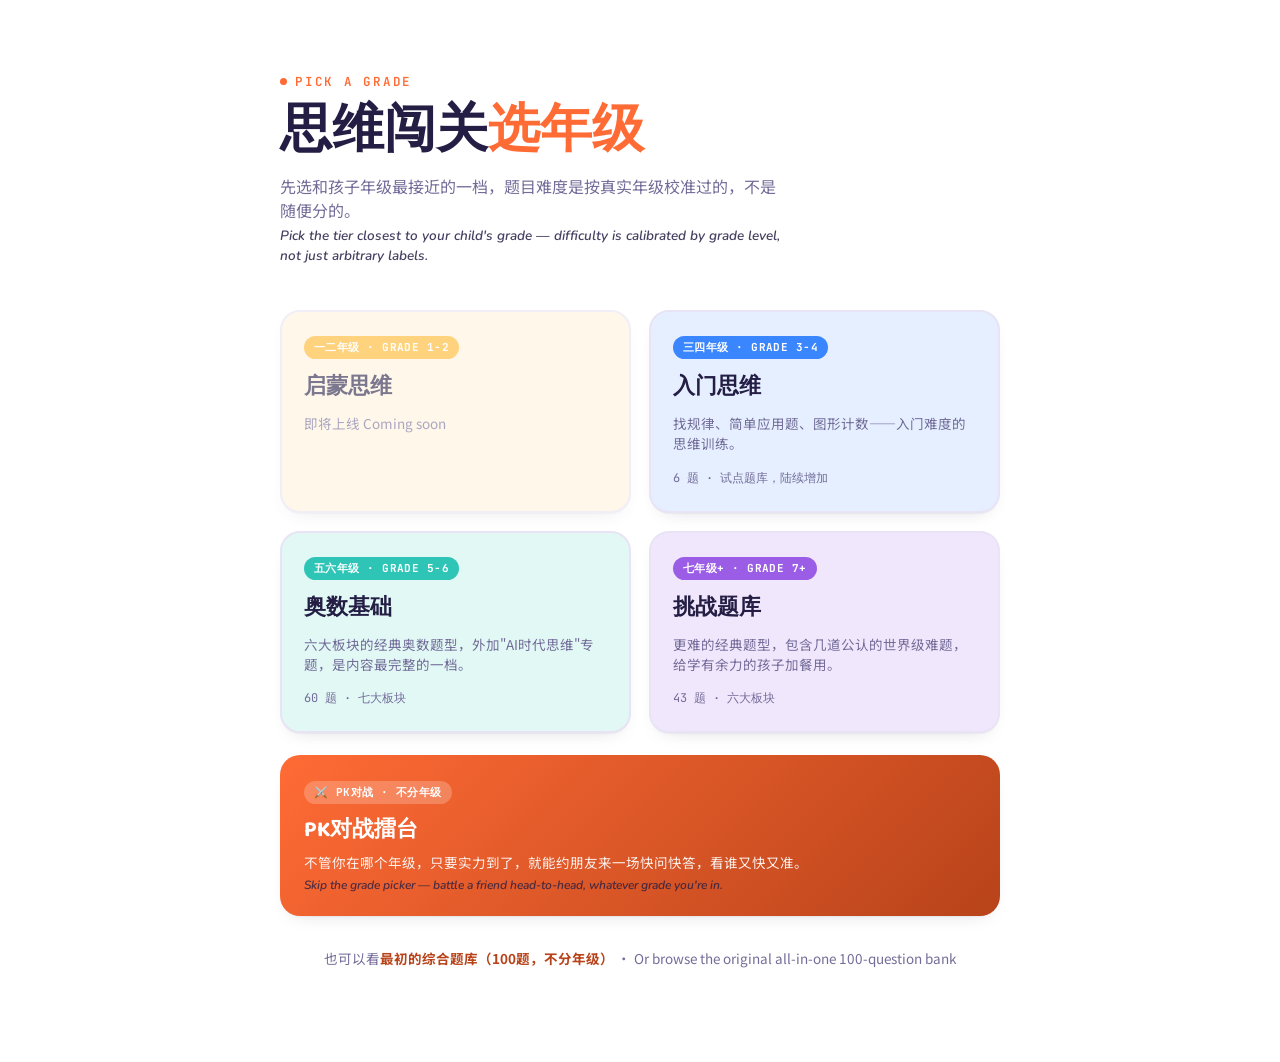
<file: grades.html>
<!doctype html>
<html lang="zh">
<head>
<meta charset="utf-8">
<meta name="viewport" content="width=device-width, initial-scale=1">
<title>思维闯关 · 选择年级</title>
<meta name="description" content="按年级挑选合适难度的思维训练题库，一二年级到七年级+挑战。">
<link rel="icon" href="data:image/svg+xml,%3Csvg xmlns='http://www.w3.org/2000/svg' viewBox='0 0 100 100'%3E%3Crect width='100' height='100' rx='22' fill='%23E8792C'/%3E%3Cpath d='M30 38a12 12 0 0 1 12-12h4a8 8 0 0 0 8 8 8 8 0 0 0 8-8h4a12 12 0 0 1 12 12v4a8 8 0 0 0-8 8 8 8 0 0 0 8 8v4a12 12 0 0 1-12 12h-4a8 8 0 0 0-8-8 8 8 0 0 0-8 8h-4a12 12 0 0 1-12-12v-4a8 8 0 0 0 8-8 8 8 0 0 0-8-8z' fill='%23FFF8EC'/%3E%3C/svg%3E">
<link rel="preconnect" href="https://fonts.googleapis.com">
<link rel="preconnect" href="https://fonts.gstatic.com" crossorigin>
<link href="https://fonts.googleapis.com/css2?family=Baloo+2:wght@500;700;800&family=Nunito:ital,wght@0,400;0,600;0,800;1,600&family=JetBrains+Mono:wght@500;700&family=Noto+Sans+SC:wght@400;600;800&display=swap" rel="stylesheet">
<link rel="stylesheet" href="shared.css">
<style>
.grades-wrap{max-width:760px; margin:0 auto; padding:60px 20px 80px;}
.grade-cards{display:grid; grid-template-columns:repeat(auto-fit,minmax(280px,1fr)); gap:18px; margin-top:36px;}
.grade-card{
  border-radius:20px; padding:24px 22px; box-shadow:var(--shadow); text-decoration:none; color:var(--ink);
  border:2px solid var(--line); display:flex; flex-direction:column; gap:8px; position:relative; overflow:hidden;
}
.grade-card.g1{background:var(--w5-soft);} .grade-card.g1 .badge{background:var(--w5); }
.grade-card.g34{background:var(--w2-soft);} .grade-card.g34 .badge{background:var(--w2); }
.grade-card.g56{background:var(--w1-soft);} .grade-card.g56 .badge{background:var(--w1); }
.grade-card.g7{background:var(--w6-soft);} .grade-card.g7 .badge{background:var(--w6); }
.grade-card.soon{opacity:.6; cursor:default;}
.grade-card .badge{
  display:inline-flex; align-self:flex-start; color:#fff; font-family:"JetBrains Mono",monospace;
  font-weight:700; font-size:11px; padding:4px 10px; border-radius:999px; letter-spacing:.04em;
}
.grade-card h3{font-family:"Baloo 2",sans-serif; font-size:22px; margin:2px 0 0;}
.grade-card p{margin:0; font-size:13.5px; color:var(--ink-soft); line-height:1.5;}
.grade-card .count{font-family:"JetBrains Mono",monospace; font-size:12px; color:var(--ink-soft); margin-top:auto; padding-top:8px;}
.grade-card:hover:not(.soon){transform:translateY(-3px); transition:transform .15s ease;}
.all-link{display:block; text-align:center; margin-top:32px; font-size:13.5px; color:var(--ink-soft);}
.all-link a{color:var(--brand-ink); font-weight:700; text-decoration:none;}
.all-link a:hover{text-decoration:underline;}
.pk-entry-card{
  display:block; margin-top:22px; text-decoration:none; color:#fff;
  background:linear-gradient(135deg,var(--brand),var(--brand-ink));
  border-radius:20px; padding:22px 24px; box-shadow:var(--shadow);
}
.pk-entry-badge{
  display:inline-flex; font-family:"JetBrains Mono",monospace; font-weight:700; font-size:11px;
  background:rgba(255,255,255,.22); padding:4px 10px; border-radius:999px; letter-spacing:.04em;
}
.pk-entry-card h3{ font-family:"Baloo 2",sans-serif; font-size:22px; margin:8px 0 4px; color:#fff; }
.pk-entry-card p{ margin:0; font-size:13.5px; opacity:.92; line-height:1.5; }
.pk-entry-card p .en{ display:block; font-style:italic; font-size:12px; opacity:.85; margin-top:4px; }
.pk-entry-card:hover{ transform:translateY(-3px); transition:transform .15s ease; }
</style>
</head>
<body>

<div class="grades-wrap">
  <header class="hero" style="padding:0 0 8px;">
    <p class="kicker"><span class="dot"></span>Pick a Grade</p>
    <h1>思维闯关<span class="accent">选年级</span></h1>
    <p class="sub">先选和孩子年级最接近的一档，题目难度是按真实年级校准过的，不是随便分的。
      <span class="en">Pick the tier closest to your child's grade — difficulty is calibrated by grade level, not just arbitrary labels.</span>
    </p>
  </header>

  <div class="grade-cards">
    <div class="grade-card g1 soon">
      <span class="badge">一二年级 · GRADE 1-2</span>
      <h3>启蒙思维</h3>
      <p>即将上线 Coming soon</p>
    </div>

    <a class="grade-card g34" href="grade3-4.html">
      <span class="badge">三四年级 · GRADE 3-4</span>
      <h3>入门思维</h3>
      <p>找规律、简单应用题、图形计数——入门难度的思维训练。</p>
      <span class="count">6 题 · 试点题库，陆续增加</span>
    </a>

    <a class="grade-card g56" href="grade5-6.html">
      <span class="badge">五六年级 · GRADE 5-6</span>
      <h3>奥数基础</h3>
      <p>六大板块的经典奥数题型，外加"AI时代思维"专题，是内容最完整的一档。</p>
      <span class="count">60 题 · 七大板块</span>
    </a>

    <a class="grade-card g7" href="grade7-plus.html">
      <span class="badge">七年级+ · GRADE 7+</span>
      <h3>挑战题库</h3>
      <p>更难的经典题型，包含几道公认的世界级难题，给学有余力的孩子加餐用。</p>
      <span class="count">43 题 · 六大板块</span>
    </a>
  </div>

  <a class="pk-entry-card" href="pk.html">
    <span class="pk-entry-badge">⚔️ PK对战 · 不分年级</span>
    <h3>PK对战擂台</h3>
    <p>不管你在哪个年级，只要实力到了，就能约朋友来一场快问快答，看谁又快又准。
      <span class="en">Skip the grade picker — battle a friend head-to-head, whatever grade you're in.</span>
    </p>
  </a>

  <p class="all-link">也可以看<a href="index.html">最初的综合题库（100题，不分年级）</a> · Or browse the original all-in-one 100-question bank</p>
</div>

<script>
(function(){
  var themeKey = 'thinking.theme';
  var saved = localStorage.getItem(themeKey);
  if(saved){ document.documentElement.setAttribute('data-theme', saved); }
})();
</script>
</body>
</html>
</file>
<file: shared.css>
:root{
  --bg:#FFFFFF;
  --panel:#FFFFFF;
  --ink:#241E45;
  --ink-soft:#736C99;
  --line:#E8E4F5;
  --brand:#FF6B35;
  --brand-ink:#B8431A;
  --good:#3A86FF;
  --w1:#2EC4B6; --w1-soft:#E1F8F5;
  --w2:#3A86FF; --w2-soft:#E5EFFF;
  --w3:#FF477E; --w3-soft:#FFE7EF;
  --w4:#8AC926; --w4-soft:#EFF9DD;
  --w5:#FFB627; --w5-soft:#FFF3DC;
  --w6:#9B5DE5; --w6-soft:#F1E7FC;
  --w7:#D651D6; --w7-soft:#F9DCF9;
  --shadow: 0 1px 0 rgba(36,30,69,.04), 0 8px 20px -14px rgba(36,30,69,.28);
}
:root[data-theme="dark"]{
  --bg:#121212; --panel:#1E1E1E; --ink:#F2F2F2; --ink-soft:#9A9A9A; --line:#333333;
  --w1-soft:#242424; --w2-soft:#242424; --w3-soft:#242424; --w4-soft:#242424; --w5-soft:#242424; --w6-soft:#242424; --w7-soft:#242424;
  --shadow: 0 1px 0 rgba(0,0,0,.3), 0 10px 24px -14px rgba(0,0,0,.6);
}
@media (prefers-color-scheme: dark){
  :root:not([data-theme="light"]){
    --bg:#121212; --panel:#1E1E1E; --ink:#F2F2F2; --ink-soft:#9A9A9A; --line:#333333;
    --w1-soft:#242424; --w2-soft:#242424; --w3-soft:#242424; --w4-soft:#242424; --w5-soft:#242424; --w6-soft:#242424; --w7-soft:#242424;
    --shadow: 0 1px 0 rgba(0,0,0,.3), 0 10px 24px -14px rgba(0,0,0,.6);
  }
}
*{box-sizing:border-box;}
html{scroll-behavior:smooth;}
body{
  margin:0; background:var(--bg); color:var(--ink);
  font-family:"Noto Sans SC","Nunito",sans-serif;
  transition:background .2s ease, color .2s ease;
}
.wrap{max-width:900px; margin:0 auto; padding:0 20px 90px;}
a{color:inherit;}

/* ---------- HERO ---------- */
.hero{padding:52px 0 26px; position:relative;}
.hero .kicker{
  font-family:"JetBrains Mono",monospace; font-weight:600; font-size:12.5px;
  letter-spacing:.14em; text-transform:uppercase; color:var(--brand);
  display:inline-flex; align-items:center; gap:8px; margin-bottom:14px;
}
.kicker .dot{width:7px;height:7px;border-radius:50%;background:var(--brand);}
h1{
  font-family:"Baloo 2",sans-serif; font-weight:800;
  font-size:clamp(32px,6vw,52px); line-height:1.08; margin:0 0 14px;
  text-wrap:balance;
}
h1 .accent{color:var(--brand);}
.hero p.sub{max-width:56ch; color:var(--ink-soft); font-size:16px; margin:0;}
.hero p.sub .en{display:block; font-style:italic; font-size:13.5px; margin-top:4px; opacity:.85;}

/* ---------- HUD ---------- */
.hud{
  position:sticky; top:0; z-index:20;
  background:color-mix(in srgb, var(--bg) 88%, transparent);
  backdrop-filter:blur(8px);
  border-bottom:2px solid var(--line);
  padding:12px 0;
}
.hud-inner{display:flex; align-items:center; gap:16px; flex-wrap:wrap;}
.hud-score{
  font-family:"JetBrains Mono",monospace; font-weight:700; font-size:14px;
  background:var(--panel); border:2px solid var(--line); border-radius:999px;
  padding:6px 14px; box-shadow:var(--shadow); white-space:nowrap;
}
.hud-score b{color:var(--brand); font-size:16px;}
.hud-bar{flex:1; min-width:120px; height:10px; background:var(--line); border-radius:999px; overflow:hidden;}
.hud-bar > i{display:block; height:100%; width:0%; background:var(--brand); border-radius:999px; transition:width .5s cubic-bezier(.2,.8,.2,1);}
.hud-worlds{display:flex; gap:6px; flex-wrap:wrap;}
.hud-worlds a{
  width:30px; height:30px; border-radius:9px; display:flex; align-items:center; justify-content:center;
  font-family:"JetBrains Mono",monospace; font-weight:700; font-size:12px;
  text-decoration:none; border:2px solid var(--line); color:var(--ink-soft);
  background:var(--panel);
}
.theme-btn{
  margin-left:auto; border:2px solid var(--line); background:var(--panel); border-radius:999px;
  width:36px;height:36px; display:flex;align-items:center;justify-content:center; cursor:pointer;
  font-size:15px;
}

/* ---------- WORLD MAP (quick nav cards) ---------- */
.map{display:grid; grid-template-columns:repeat(auto-fit,minmax(230px,1fr)); gap:14px; margin:30px 0 10px;}
.map a{
  text-decoration:none; color:var(--ink);
  background:var(--card-soft); border:2px solid var(--line); border-radius:16px;
  padding:16px 18px; display:flex; flex-direction:column; gap:6px;
  box-shadow:var(--shadow);
  transition:transform .15s ease, box-shadow .15s ease;
}
.map a:hover{transform:translateY(-3px);}
.map .num{font-family:"JetBrains Mono",monospace; font-size:12px; font-weight:700; color:var(--card-c);}
.map .name{font-family:"Baloo 2",sans-serif; font-weight:700; font-size:19px;}
.map .en{font-size:12px; color:var(--ink-soft); text-transform:uppercase; letter-spacing:.05em;}
.map .prog{display:flex; align-items:center; gap:8px; margin-top:4px;}
.map .prog .track{flex:1; height:8px; border-radius:999px; background:var(--line); overflow:hidden;}
.map .prog .track > i{display:block; height:100%; width:0%; background:var(--card-c); border-radius:999px; transition:width .5s ease;}
.map .prog span{font-family:"JetBrains Mono",monospace; font-size:11.5px; color:var(--ink-soft); white-space:nowrap;}

/* ---------- WORLD (module) ---------- */
.world{margin:52px 0 0;}
.world-head{
  display:flex; align-items:center; gap:14px; flex-wrap:wrap;
  padding:14px 20px; border-radius:16px 16px 0 0;
  background:var(--card-c); color:#fff;
}
.world-head .badge{
  font-family:"JetBrains Mono",monospace; font-weight:700; font-size:13px;
  background:rgba(255,255,255,.22); border-radius:999px; padding:4px 10px;
}
.world-head h2{font-family:"Baloo 2",sans-serif; font-size:23px; margin:0; font-weight:700;}
.world-head .en{font-family:"Nunito",sans-serif; font-style:italic; font-size:12.5px; opacity:.85;}
.world-head .count{margin-left:auto; font-family:"JetBrains Mono",monospace; font-size:12.5px; opacity:.9;}

.quests{
  background:var(--panel); border:2px solid var(--line); border-top:none; border-radius:0 0 16px 16px;
  box-shadow:var(--shadow);
}
.quest{
  display:grid; grid-template-columns:44px 70px 1fr; gap:14px; align-items:start;
  padding:14px 20px; border-bottom:1px solid var(--line);
}
.quest:last-child{border-bottom:none;}
.quest.solved{background:var(--card-soft);}

.chk{position:relative; width:26px; height:26px; margin-top:2px;}
.chk input{position:absolute; inset:0; opacity:0; cursor:pointer; margin:0;}
.chk .box{
  width:26px; height:26px; border-radius:8px; border:2.5px solid var(--line);
  display:flex; align-items:center; justify-content:center; background:var(--panel);
  transition:background .15s ease, border-color .15s ease, transform .15s ease;
}
.chk input:checked ~ .box{background:var(--card-c); border-color:var(--card-c); transform:scale(1.06);}
.chk .box svg{width:15px;height:15px; opacity:0; transform:scale(.5); transition:opacity .15s ease, transform .15s ease;}
.chk input:checked ~ .box svg{opacity:1; transform:scale(1);}
.chk input:focus-visible ~ .box{outline:3px solid var(--brand); outline-offset:2px;}

.lv{
  font-family:"JetBrains Mono",monospace; font-size:11px; font-weight:700;
  color:var(--card-c); border:2px solid var(--card-c); border-radius:8px;
  padding:3px 6px; text-align:center; white-space:nowrap; align-self:start;
}
.lv[data-lv="5"]{background:var(--card-c); color:#fff;}

.en{font-family:"Nunito",sans-serif; font-size:19px; font-weight:600; line-height:1.5; color:var(--ink);}
.zh{font-family:"Noto Sans SC",sans-serif; font-size:15px; color:var(--ink-soft); margin-top:6px; line-height:1.45;}
.quest.solved .en{color:var(--ink-soft);}

.speak-row{display:flex; gap:8px; margin-bottom:8px;}
.speak-btn{
  display:inline-flex; align-items:center; gap:5px;
  font-family:"JetBrains Mono",monospace; font-size:11px; font-weight:700;
  color:var(--card-c); background:var(--card-soft); border:1.5px solid var(--card-c);
  border-radius:999px; padding:4px 10px; cursor:pointer;
  transition:background .15s ease, transform .1s ease;
}
.speak-btn svg{width:12px; height:12px; flex:none;}
.speak-btn:hover{background:var(--card-c); color:#fff;}
.speak-btn:active{transform:scale(.94);}
.speak-btn.speaking{background:var(--card-c); color:#fff;}
.speak-btn:focus-visible{outline:3px solid var(--brand); outline-offset:2px;}

.quest-diagram{margin-top:10px; max-width:190px;}
.quest-diagram svg{display:block; width:100%; height:auto;}
.quest-diagram.wide{max-width:520px; overflow-x:auto;}
.logic-grid{border-collapse:collapse; font-size:12px;}
.logic-grid th, .logic-grid td{border:1.5px solid var(--line); padding:6px 10px; text-align:center;}
.logic-grid thead th{background:var(--card-soft); color:var(--card-c); font-weight:700; font-size:11px; white-space:nowrap;}
.logic-grid tbody th{background:var(--card-soft); color:var(--ink-soft); font-weight:700; text-align:left; white-space:nowrap;}
.logic-grid td{min-width:50px; height:26px;}

.answer-row{margin-top:10px;}
.answer-input{
  width:100%; max-width:420px; font-family:"Nunito",sans-serif; font-size:13.5px;
  color:var(--ink); background:var(--bg); border:1.5px solid var(--line); border-radius:10px;
  padding:7px 12px;
}
.answer-input::placeholder{color:var(--ink-soft); opacity:.75;}
.answer-input:focus{outline:none; border-color:var(--card-c); box-shadow:0 0 0 3px var(--card-soft);}
.quest.solved .answer-input{border-color:var(--card-c);}

.help-row{display:flex; gap:8px; margin-top:9px; flex-wrap:wrap;}
.help-btn{
  font-family:"JetBrains Mono",monospace; font-size:11px; font-weight:700;
  border-radius:999px; padding:5px 12px; cursor:pointer; border:1.5px solid var(--line);
  background:var(--panel); color:var(--ink-soft);
}
.help-btn.hint-btn:hover{border-color:var(--card-c); color:var(--card-c);}
.help-btn.giveup-btn:hover{border-color:var(--brand); color:var(--brand);}
.help-btn.active{background:var(--card-soft); border-color:var(--card-c); color:var(--card-c);}
.hint-box, .answer-box{
  margin-top:9px; padding:10px 13px; border-radius:12px; font-size:13px; line-height:1.55;
}
.hint-box{background:var(--card-soft); color:var(--ink);}
.hint-box::before{content:"提示 Hint"; display:block; font-family:"JetBrains Mono",monospace; font-size:10.5px; font-weight:700; color:var(--card-c); margin-bottom:4px; letter-spacing:.04em;}
.answer-box{background:var(--line);}
.answer-box::before{content:"答案 Answer"; display:block; font-family:"JetBrains Mono",monospace; font-size:10.5px; font-weight:700; color:var(--brand-ink); margin-bottom:4px; letter-spacing:.04em;}

/* report modal */
.report-overlay{
  position:fixed; inset:0; background:rgba(20,15,50,.55); z-index:100;
  display:none; align-items:flex-start; justify-content:center; padding:40px 16px; overflow-y:auto;
}
.report-overlay.open{display:flex;}
.report-card{
  background:var(--panel); color:var(--ink); border-radius:20px; max-width:720px; width:100%;
  padding:26px 26px 22px; box-shadow:0 20px 50px -20px rgba(0,0,0,.5);
}
.report-head{display:flex; align-items:center; justify-content:space-between; gap:12px; margin-bottom:6px;}
.report-head h2{font-family:"Baloo 2",sans-serif; font-size:22px; margin:0;}
.report-close{
  border:none; background:var(--line); color:var(--ink); width:32px; height:32px; border-radius:999px;
  cursor:pointer; font-size:16px; line-height:1;
}
.report-sub{color:var(--ink-soft); font-size:13px; margin-bottom:16px;}
.report-actions{display:flex; gap:10px; margin-bottom:18px; flex-wrap:wrap;}
.report-actions button{
  font-family:"Nunito",sans-serif; font-weight:800; font-size:13.5px; color:#fff;
  background:var(--brand); border:none; border-radius:999px; padding:9px 18px; cursor:pointer;
}
.report-actions button.secondary{background:var(--line); color:var(--ink);}
.report-body{max-height:55vh; overflow-y:auto; border-top:1px dashed var(--line); padding-top:12px;}
.report-world{margin-bottom:16px;}
.report-world h3{font-family:"Baloo 2",sans-serif; font-size:15px; margin:0 0 6px; color:var(--card-c);}
.report-item{font-size:13px; padding:6px 0; border-bottom:1px solid var(--line);}
.report-item .rq{font-weight:700;}
.report-item .ra{color:var(--ink-soft); margin-top:3px;}
.report-item.done .rq::before{content:"✓ "; color:var(--good); font-weight:800;}
.report-item.pending .rq::before{content:"— "; color:var(--ink-soft);}
.report-copy-note{font-size:12px; color:var(--ink-soft); margin-top:10px;}

/* parent center */
.pc-section{margin-bottom:22px;}
.pc-section h3{font-family:"Baloo 2",sans-serif; font-size:16px; margin:0 0 10px;}
.pc-empty{color:var(--ink-soft); font-size:13px;}
.pc-stats{width:100%; border-collapse:collapse; font-size:12.5px;}
.pc-stats th, .pc-stats td{padding:6px 8px; text-align:center; border-bottom:1px solid var(--line);}
.pc-stats th{font-family:"JetBrains Mono",monospace; font-weight:700; color:var(--ink-soft); font-size:11px;}
.pc-stats td:first-child, .pc-stats th:first-child{text-align:left;}
.pc-stats tr.pc-total td{font-weight:800; border-top:2px solid var(--line); border-bottom:none;}
.pc-grade-row{padding:12px 0; border-bottom:1px dashed var(--line);}
.pc-grade-row:last-child{border-bottom:none;}
.pc-q{font-weight:700; font-size:13px; margin-bottom:8px;}
.pc-q .id{font-family:"JetBrains Mono",monospace; color:var(--ink-soft); font-weight:700; margin-right:6px;}
.pc-answer-block{margin-bottom:6px; font-size:12.5px;}
.pc-label{font-family:"JetBrains Mono",monospace; font-size:10px; font-weight:700; color:var(--ink-soft); letter-spacing:.04em; margin-bottom:2px;}
.pc-child-ans{color:var(--ink);}
.pc-child-ans.empty{color:var(--ink-soft); font-style:italic;}
.pc-ref-ans{color:var(--ink-soft);}
.pc-grade-btns{display:flex; gap:8px; margin-top:8px;}
.grade-btn{
  font-family:"JetBrains Mono",monospace; font-size:11px; font-weight:700;
  border-radius:999px; padding:5px 12px; cursor:pointer; border:1.5px solid var(--line);
  background:var(--panel); color:var(--ink-soft);
}
.grade-btn.correct:hover{border-color:var(--good); color:var(--good);}
.grade-btn.incorrect:hover{border-color:var(--brand); color:var(--brand);}
.grade-btn.correct.active{background:var(--good); border-color:var(--good); color:#fff;}
.grade-btn.incorrect.active{background:var(--brand); border-color:var(--brand); color:#fff;}

.pc-tabs{display:flex; gap:6px; margin-bottom:12px; flex-wrap:wrap;}
.pc-tab{
  font-family:"JetBrains Mono",monospace; font-size:11.5px; font-weight:700;
  border-radius:999px; padding:5px 14px; cursor:pointer; border:1.5px solid var(--line);
  background:var(--panel); color:var(--ink-soft);
}
.pc-tab.active{background:var(--brand); border-color:var(--brand); color:#fff;}
.pc-chart-title{font-family:"JetBrains Mono",monospace; font-size:11px; font-weight:700; color:var(--ink-soft); margin:14px 0 2px;}
.pc-chart-wrap{overflow-x:auto; margin:4px 0 4px;}
.pc-chart{display:block;}
.pc-chart .chart-axis{stroke:var(--line); stroke-width:1;}
.pc-chart .chart-val{font:700 10px "JetBrains Mono",monospace; fill:var(--ink-soft);}
.pc-chart .chart-lbl{font:600 9px "JetBrains Mono",monospace; fill:var(--ink-soft);}
.pc-chart-note{font-size:11px; color:var(--ink-soft); margin:2px 0 10px;}

/* per-world color wiring */
#m1{--card-c:var(--w1); --card-soft:var(--w1-soft);}
#m2{--card-c:var(--w2); --card-soft:var(--w2-soft);}
#m3{--card-c:var(--w3); --card-soft:var(--w3-soft);}
#m4{--card-c:var(--w4); --card-soft:var(--w4-soft);}
#m5{--card-c:var(--w5); --card-soft:var(--w5-soft);}
#m6{--card-c:var(--w6); --card-soft:var(--w6-soft);}
#m7{--card-c:var(--w7); --card-soft:var(--w7-soft);}
.map a[href="#m1"]{--card-c:var(--w1); --card-soft:var(--w1-soft);}
.map a[href="#m2"]{--card-c:var(--w2); --card-soft:var(--w2-soft);}
.map a[href="#m3"]{--card-c:var(--w3); --card-soft:var(--w3-soft);}
.map a[href="#m4"]{--card-c:var(--w4); --card-soft:var(--w4-soft);}
.map a[href="#m5"]{--card-c:var(--w5); --card-soft:var(--w5-soft);}
.map a[href="#m6"]{--card-c:var(--w6); --card-soft:var(--w6-soft);}
.map a[href="#m7"]{--card-c:var(--w7); --card-soft:var(--w7-soft);}

footer{
  margin-top:56px; padding-top:22px; border-top:2px dashed var(--line);
  color:var(--ink-soft); font-size:13px; display:flex; justify-content:space-between; align-items:center; gap:12px; flex-wrap:wrap;
}
footer button{
  font-family:"Nunito",sans-serif; font-weight:700; font-size:13px; color:var(--ink-soft);
  background:none; border:2px solid var(--line); border-radius:999px; padding:7px 14px; cursor:pointer;
}
footer button:hover{border-color:var(--brand); color:var(--brand);}

@media (prefers-reduced-motion: reduce){
  *{transition:none !important; scroll-behavior:auto !important;}
}
@media (max-width:480px){
  .quest{grid-template-columns:32px 1fr; grid-template-areas:"chk lv" "chk text"; row-gap:8px;}
  .chk{grid-area:chk;} .lv{grid-area:lv; justify-self:start;} .quest > div:last-child{grid-area:text;}
}

/* ================================================================
   ADVENTURE MAP (advmap-*) — warm path-and-nodes overview screen
   ================================================================ */
:root{
  --adv-bg1:#FFF8EA; --adv-bg2:#FFEDC4; --adv-bg3:#FFDFA0; --adv-bg4:#F8CE85;
  --adv-ink:#7A4A1E; --adv-ink-soft:#A97A44; --adv-ink-faint:#B9895A;
  --adv-pill-bg:#fff; --adv-pill-shadow:#E8B778; --adv-divider:#F0DCC0;
  --adv-path:#F0C382;
  --adv-done-a:#95E082; --adv-done-b:#5CB84A; --adv-done-shadow:#3E8A31;
  --adv-current-a:#FFC24A; --adv-current-b:#FF9F1C; --adv-current-shadow:#D97D06;
  --adv-upcoming-bg:#E3D6BF; --adv-upcoming-shadow:#C9B899; --adv-upcoming-ink:#A9926F;
  --adv-callout-bg:#FF6B4A; --adv-callout-shadow:#C84A2E;
  --adv-navbg:#fff; --adv-cloud-opacity:0.9; --adv-title-shadow:0 2px 0 rgba(255,255,255,0.35);
}
@media (prefers-color-scheme: dark){
  :root:not([data-theme="light"]) {
    --adv-bg1:#3A2418; --adv-bg2:#2E1B10; --adv-bg3:#23140B; --adv-bg4:#1D1009;
    --adv-ink:#FFE8C4; --adv-ink-soft:#D4A574; --adv-ink-faint:#B08454;
    --adv-pill-bg:#2A1810; --adv-pill-shadow:#5C3D1E; --adv-divider:#4A3424;
    --adv-path:#5C3D1E;
    --adv-done-a:#6FCB5C; --adv-done-b:#3D8A2E; --adv-done-shadow:#245219;
    --adv-current-a:#FFC24A; --adv-current-b:#FF9418; --adv-current-shadow:#7A4A0A;
    --adv-upcoming-bg:#3A2A1C; --adv-upcoming-shadow:#4A3424; --adv-upcoming-ink:#8A6C4C;
    --adv-callout-bg:#FF6B4A; --adv-callout-shadow:#8A3A22;
    --adv-navbg:#2A1810; --adv-cloud-opacity:0.06; --adv-title-shadow:none;
  }
}
:root[data-theme="dark"]{
  --adv-bg1:#3A2418; --adv-bg2:#2E1B10; --adv-bg3:#23140B; --adv-bg4:#1D1009;
  --adv-ink:#FFE8C4; --adv-ink-soft:#D4A574; --adv-ink-faint:#B08454;
  --adv-pill-bg:#2A1810; --adv-pill-shadow:#5C3D1E; --adv-divider:#4A3424;
  --adv-path:#5C3D1E;
  --adv-done-a:#6FCB5C; --adv-done-b:#3D8A2E; --adv-done-shadow:#245219;
  --adv-current-a:#FFC24A; --adv-current-b:#FF9418; --adv-current-shadow:#7A4A0A;
  --adv-upcoming-bg:#3A2A1C; --adv-upcoming-shadow:#4A3424; --adv-upcoming-ink:#8A6C4C;
  --adv-callout-bg:#FF6B4A; --adv-callout-shadow:#8A3A22;
  --adv-navbg:#2A1810; --adv-cloud-opacity:0.06; --adv-title-shadow:none;
}

.advmap-wrap{
  font-family:"Baloo 2","Noto Sans SC",sans-serif;
  background:
    radial-gradient(ellipse at 20% 0%, var(--adv-bg1) 0%, transparent 55%),
    linear-gradient(180deg,var(--adv-bg1) 0%,var(--adv-bg2) 35%,var(--adv-bg3) 70%, var(--adv-bg4) 100%);
  position:relative; overflow:hidden; padding-bottom:30px;
}
body:has(.advmap-wrap) footer{ margin-bottom:80px; }
.advmap-cloud{ position:absolute; opacity:var(--adv-cloud-opacity); }

.advmap-header{ text-align:center; padding:26px 20px 6px; position:relative; z-index:2; }
.advmap-header .theme-btn{ position:absolute; top:26px; right:20px; background:var(--adv-pill-bg); border-color:var(--adv-pill-shadow); color:var(--adv-ink); }
.advmap-pill{
  display:inline-flex; align-items:center; gap:10px; background:var(--adv-pill-bg);
  padding:8px 22px 8px 10px; border-radius:999px; box-shadow:0 4px 0 var(--adv-pill-shadow);
}
.advmap-avatar{ width:40px;height:40px;border-radius:50%; background:linear-gradient(160deg,#FFB25C,#FF8A3D);
  display:flex;align-items:center;justify-content:center;font-size:20px; border:2px solid var(--adv-pill-bg); box-shadow:0 0 0 2px #FFD9A0;}
.advmap-namewrap{ text-align:left; line-height:1.15; }
.advmap-namesub{ font-size:11px; color:var(--adv-ink-faint); font-weight:700; }
.advmap-namemain{ font-size:15px; color:var(--adv-ink); font-weight:800; }
.advmap-divider{ width:1px;height:26px;background:var(--adv-divider); }
.advmap-stars{ display:flex; align-items:center; gap:4px; font-weight:800; color:#D98A15; font-size:16px; }

.advmap-title{ text-align:center; font-size:32px; color:var(--adv-ink); margin:16px 0 4px; font-weight:800;
  font-family:"Baloo 2",sans-serif; text-shadow:var(--adv-title-shadow); position:relative; z-index:2; }
.advmap-subtitle{ text-align:center; color:var(--adv-ink-soft); font-size:14px; margin:0 0 8px; font-weight:600; position:relative; z-index:2; line-height:1.5;}
.advmap-subtitle .en{ display:block; font-style:italic; font-size:12px; margin-top:2px; opacity:.85; }

.advmap-path-wrap{ position:relative; max-width:480px; margin:10px auto 0; padding:10px 24px 0; z-index:2; }
.advmap-path-svg{ position:absolute; top:0; left:0; width:100%; height:100%; z-index:0; }
.advmap-nodes{ position:relative; z-index:1; }
.advmap-node-row{ display:flex; margin-bottom:38px; }
.advmap-node-row.right{ justify-content:flex-end; padding-right:14px; }
.advmap-node-row.left{ justify-content:flex-start; padding-left:14px; }
.advmap-node{ display:flex; flex-direction:column; align-items:center; text-decoration:none; }
.advmap-circle{ border-radius:50%; display:flex; align-items:center; justify-content:center; border:4px solid var(--adv-pill-bg); }
.advmap-circle.done{ width:72px;height:72px; background:linear-gradient(180deg,var(--adv-done-a),var(--adv-done-b)); box-shadow:0 6px 0 var(--adv-done-shadow); font-size:30px;}
.advmap-circle.current{ width:88px;height:88px; background:linear-gradient(180deg,var(--adv-current-a),var(--adv-current-b)); box-shadow:0 8px 0 var(--adv-current-shadow); font-size:36px; border-width:5px; animation:advpulse 2s ease-in-out infinite; }
.advmap-circle.upcoming{ width:66px;height:66px; background:var(--adv-upcoming-bg); box-shadow:0 5px 0 var(--adv-upcoming-shadow); font-size:24px; opacity:0.8; }
.advmap-tag{ color:#fff; font-size:11px; font-weight:800; padding:3px 12px; border-radius:10px; margin-top:-8px; white-space:nowrap; }
.advmap-tag.done{ background:var(--adv-done-b); box-shadow:0 2px 0 var(--adv-done-shadow); }
.advmap-tag.current{ background:var(--adv-current-b); box-shadow:0 2px 0 var(--adv-current-shadow); font-size:12px; padding:4px 14px; }
.advmap-tag.upcoming{ background:var(--adv-upcoming-shadow); color:var(--adv-upcoming-ink); }
.advmap-starrow{ margin-top:3px; font-size:11px; color:var(--adv-ink-soft); }
.advmap-callout{ position:relative; top:-16px; background:var(--adv-callout-bg); color:#fff; font-size:11px; font-weight:900; padding:4px 10px; border-radius:8px; white-space:nowrap; box-shadow:0 3px 0 var(--adv-callout-shadow); }
@keyframes advpulse{ 0%,100%{transform:scale(1);} 50%{transform:scale(1.06);} }
@media (prefers-reduced-motion: reduce){ .advmap-circle.current{ animation:none; } }

.advmap-bottomnav{ position:fixed; bottom:14px; left:50%; transform:translateX(-50%); max-width:420px; width:calc(100% - 32px);
  background:var(--adv-navbg); border-radius:22px; padding:10px 14px; display:flex; justify-content:space-around;
  box-shadow:0 6px 0 var(--adv-pill-shadow), 0 10px 24px rgba(122,74,30,0.18); z-index:5; }
.advmap-navitem{ text-align:center; background:none; border:none; font-family:inherit; cursor:pointer; }
.advmap-navitem .ic{ font-size:21px; }
.advmap-navitem .lb{ font-size:9.5px; font-weight:800; margin-top:1px; }
.advmap-navitem.on{ color:var(--adv-current-b); }
.advmap-navitem.disabled{ color:var(--adv-upcoming-shadow); cursor:default; opacity:.7; }
</file>
